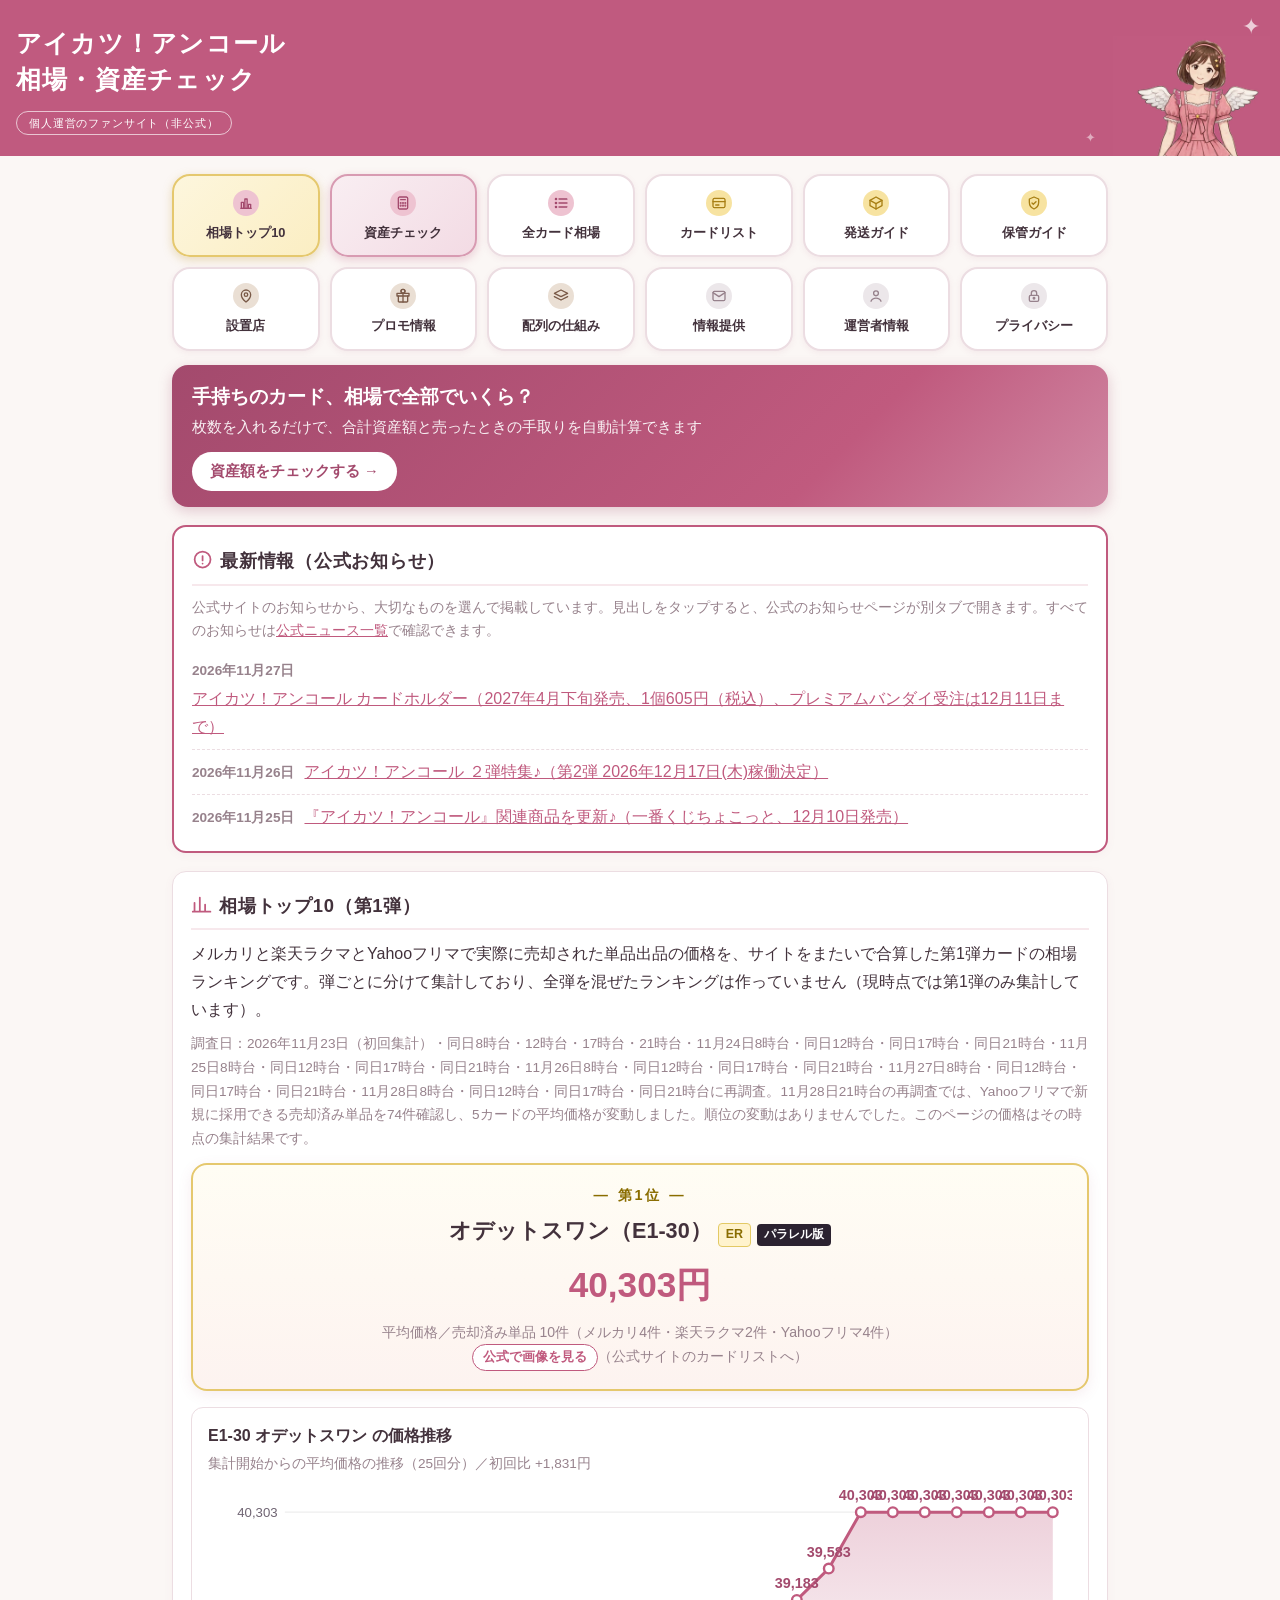
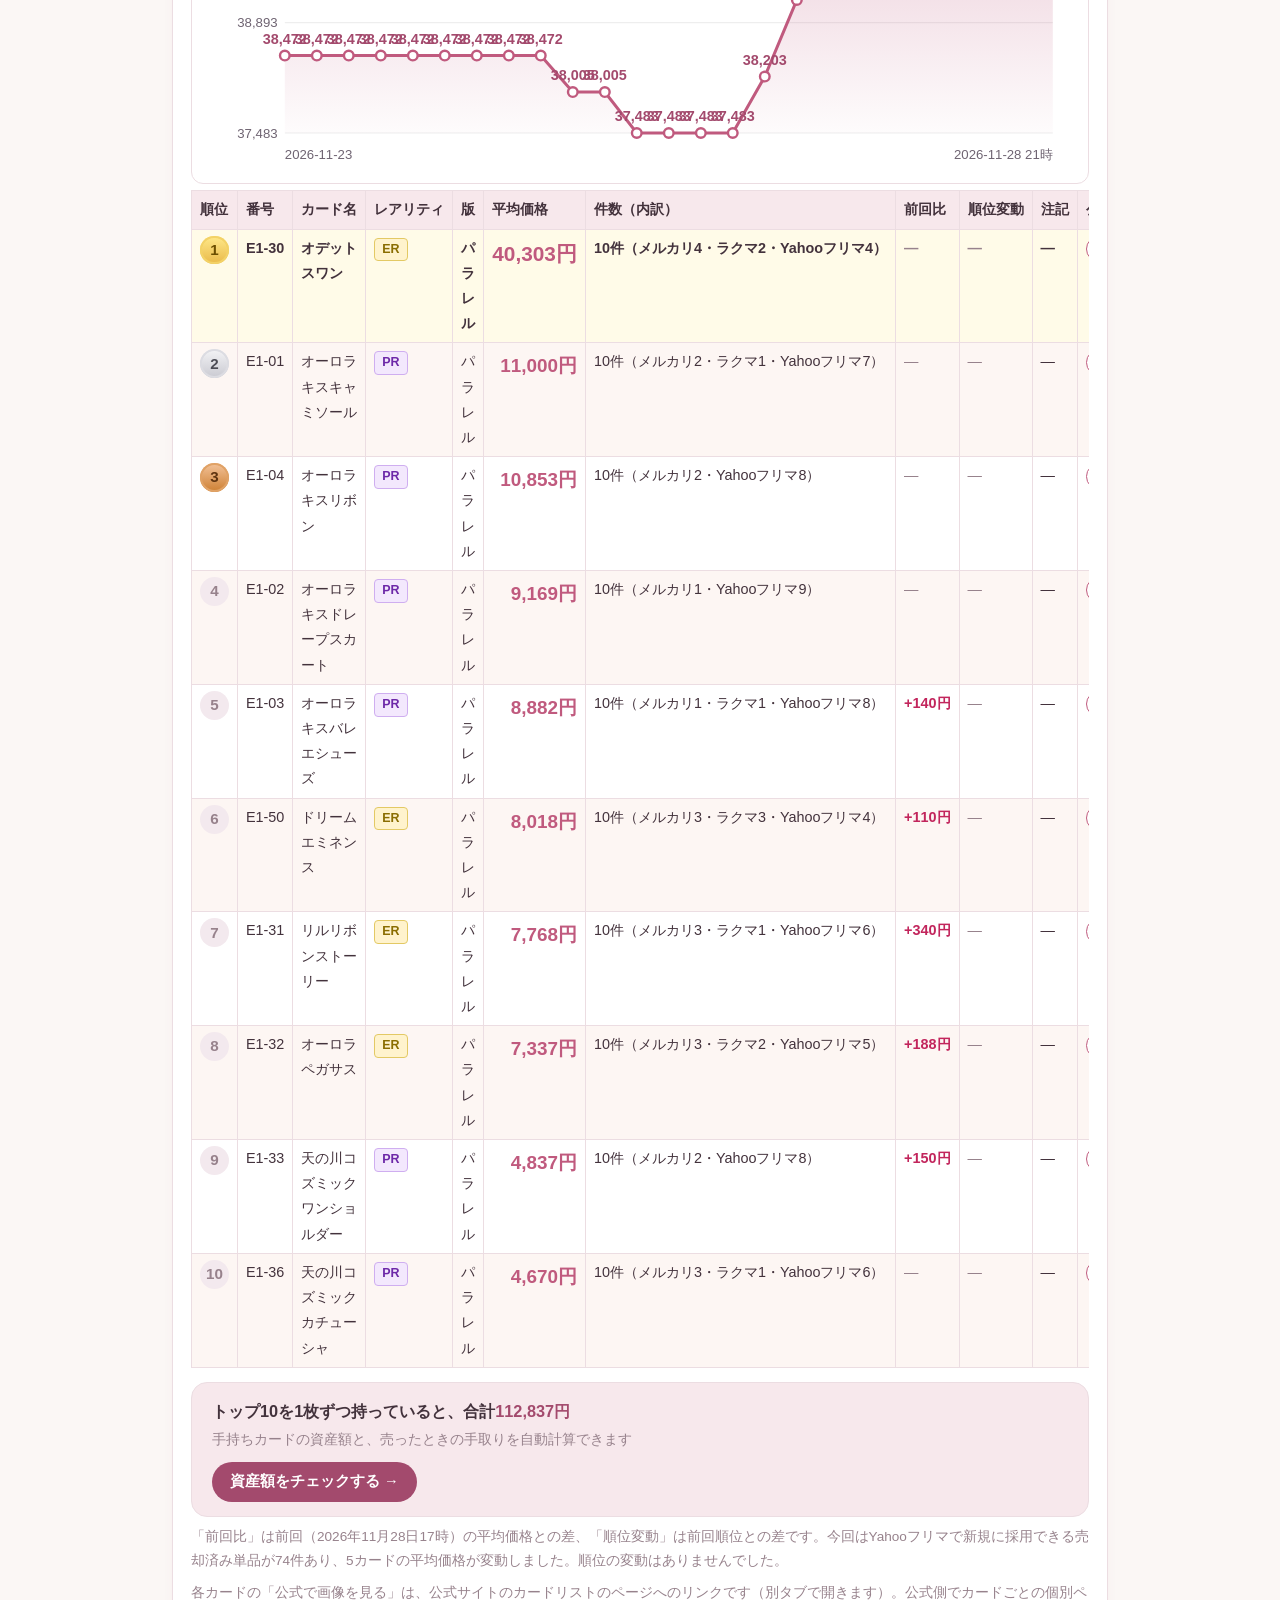
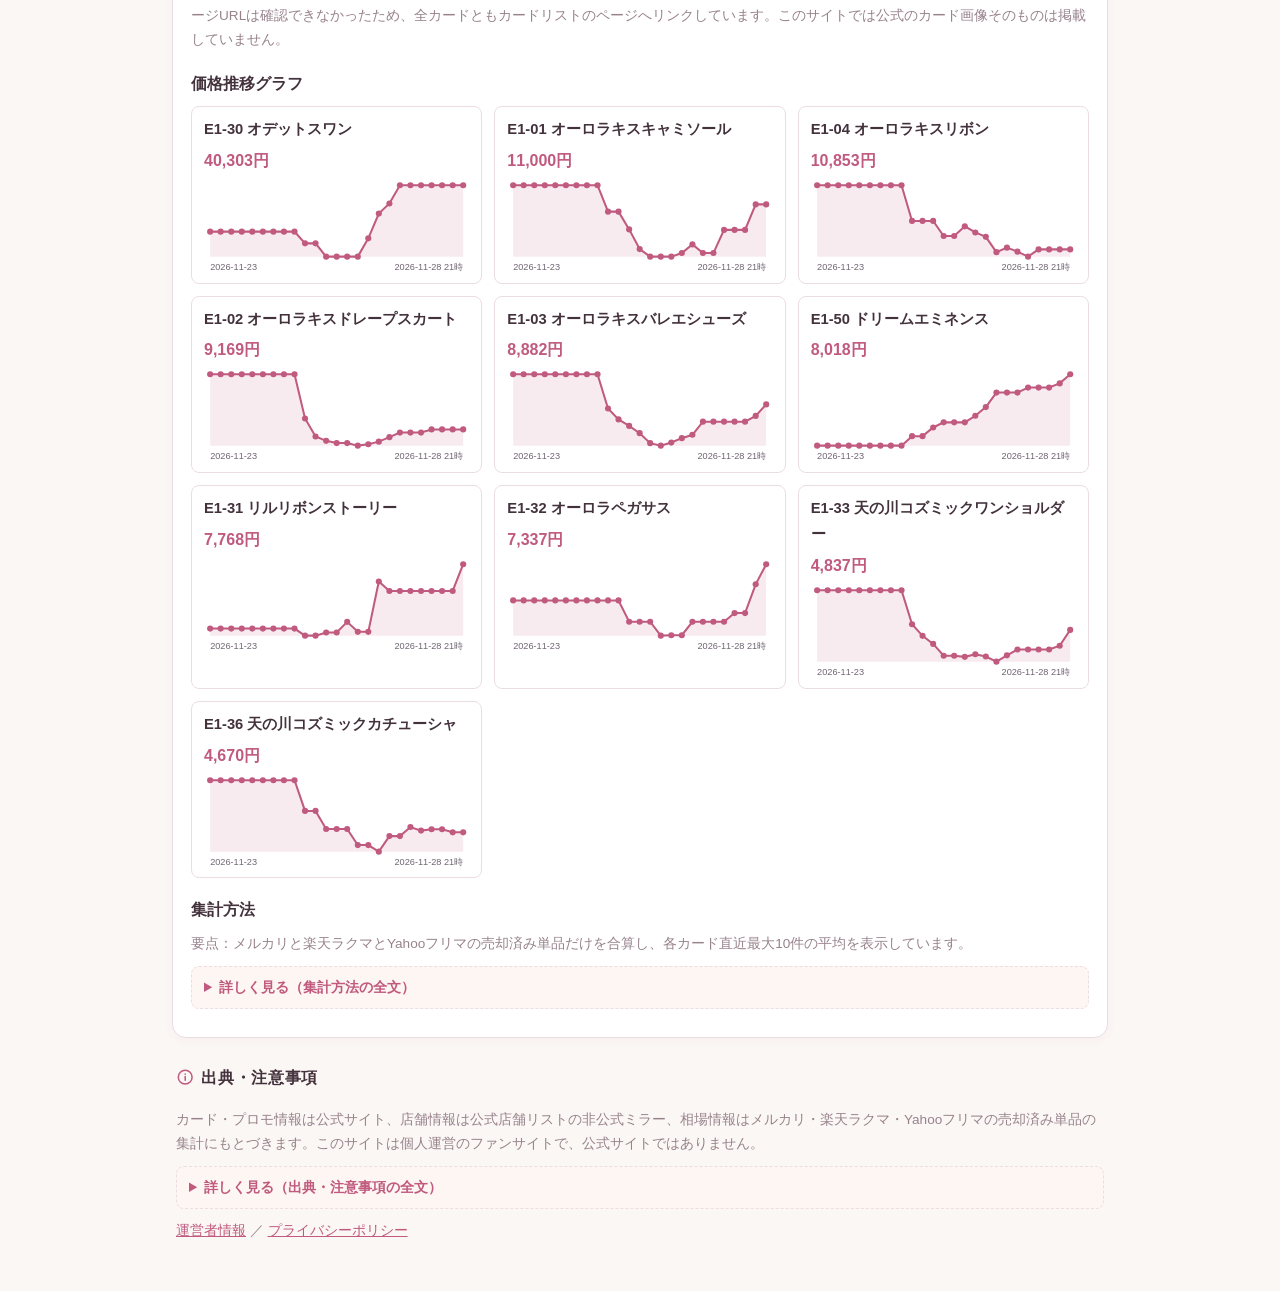
<file: index.html>
<!DOCTYPE html>
<html lang="ja">
<head>
<meta charset="utf-8">
<meta name="viewport" content="width=device-width, initial-scale=1">
<meta name="google-site-verification" content="AyN5dkWmkbN1MnU53P_ZfYj2m45uOhSuiCCSIgO4g4g">
<meta name="google-site-verification" content="yLkeKHxeBt0Oj07o7TB26adBtpHmwa530sNn6vhRm_8">
<title>アイカツ！アンコール 相場・資産チェック</title>
<meta name="description" content="データカードダス「アイカツ！アンコール」の相場（第1弾、メルカリ・楽天ラクマ・Yahooフリマ合算）、カードリスト、プロモ配布情報、全国の設置店をまとめた個人運営のファンサイトです。公式サイトではありません。">
<link rel="stylesheet" href="style.css">
<link rel="manifest" href="manifest.webmanifest">
<meta name="theme-color" content="#c05a7e">
<link rel="apple-touch-icon" href="icons/apple-touch-icon.png">
<meta name="mobile-web-app-capable" content="yes">
<meta name="apple-mobile-web-app-capable" content="yes">
<meta name="apple-mobile-web-app-status-bar-style" content="default">
<meta name="apple-mobile-web-app-title" content="アイカツ相場">

<meta property="og:type" content="website">
<meta property="og:site_name" content="アイカツ！アンコール 相場・資産チェック">
<meta property="og:title" content="アイカツ！アンコール 相場・資産チェック">
<meta property="og:description" content="データカードダス「アイカツ！アンコール」の相場（第1弾、メルカリ・楽天ラクマ・Yahooフリマ合算）、カードリスト、プロモ配布情報、全国の設置店をまとめた個人運営のファンサイトです。公式サイトではありません。">
<meta property="og:url" content="https://aikatsu-encore.com/">
<meta property="og:image" content="https://aikatsu-encore.com/og-image.png">
<meta name="twitter:card" content="summary_large_image">
<script async src="https://pagead2.googlesyndication.com/pagead/js/adsbygoogle.js?client=ca-pub-5454950688835908" crossorigin="anonymous"></script>
</head>
<body>
<header class="site-header has-mao">
  <h1>アイカツ！アンコール<br>相場・資産チェック</h1>
  <p class="site-tag">個人運営のファンサイト（非公式）</p>
<video class="mao-head" src="img/mao-loop-v4.mp4" poster="img/mao-loop-poster-v4.webp" autoplay muted loop playsinline aria-hidden="true" style="height:138px;width:auto;transform:translateY(18px)"></video>
</header>
<div class="wrap">

<nav class="tilenav" aria-label="メニュー">
  <a class="navtile feature" href="#prices"><svg viewBox="0 0 24 24" fill="none" stroke="currentColor" stroke-width="2" stroke-linecap="round" stroke-linejoin="round"><line x1="4" y1="20" x2="20" y2="20"/><rect x="5" y="11" width="3.4" height="9"/><rect x="10.3" y="6" width="3.4" height="14"/><rect x="15.6" y="14" width="3.4" height="6"/></svg>相場トップ10</a>
  <a class="navtile sub-feature" href="collection.html"><svg viewBox="0 0 24 24" fill="none" stroke="currentColor" stroke-width="2" stroke-linecap="round" stroke-linejoin="round"><rect x="5" y="3" width="14" height="18" rx="2"/><line x1="8.5" y1="7" x2="15.5" y2="7"/><circle cx="8.5" cy="12" r="0.6" fill="currentColor"/><circle cx="12" cy="12" r="0.6" fill="currentColor"/><circle cx="15.5" cy="12" r="0.6" fill="currentColor"/><circle cx="8.5" cy="16" r="0.6" fill="currentColor"/><circle cx="12" cy="16" r="0.6" fill="currentColor"/><circle cx="15.5" cy="16" r="0.6" fill="currentColor"/></svg>資産チェック</a>
  <a class="navtile chip-rose" href="allprices.html"><svg viewBox="0 0 24 24" fill="none" stroke="currentColor" stroke-width="2" stroke-linecap="round" stroke-linejoin="round"><line x1="9" y1="6" x2="21" y2="6"/><line x1="9" y1="12" x2="21" y2="12"/><line x1="9" y1="18" x2="21" y2="18"/><circle cx="4.5" cy="6" r="1" fill="currentColor"/><circle cx="4.5" cy="12" r="1" fill="currentColor"/><circle cx="4.5" cy="18" r="1" fill="currentColor"/></svg>全カード相場</a>
  <a class="navtile chip-gold" href="cards.html"><svg viewBox="0 0 24 24" fill="none" stroke="currentColor" stroke-width="2" stroke-linecap="round" stroke-linejoin="round"><rect x="3" y="5" width="18" height="14" rx="2"/><line x1="3" y1="10" x2="21" y2="10"/><line x1="7" y1="15" x2="12" y2="15"/></svg>カードリスト</a>
  <a class="navtile chip-gold" href="ship.html"><svg viewBox="0 0 24 24" fill="none" stroke="currentColor" stroke-width="2" stroke-linecap="round" stroke-linejoin="round"><path d="M21 8l-9-5-9 5v8l9 5 9-5z"/><path d="M3 8l9 5 9-5"/><path d="M12 13v8"/></svg>発送ガイド</a>
  <a class="navtile chip-gold" href="care.html"><svg viewBox="0 0 24 24" fill="none" stroke="currentColor" stroke-width="2" stroke-linecap="round" stroke-linejoin="round"><path d="M12 3l7 3v5c0 4.5-3 8.5-7 10-4-1.5-7-5.5-7-10V6z"/><path d="M9 12l2 2 4-4"/></svg>保管ガイド</a>
  <a class="navtile chip-brown" href="stores.html"><svg viewBox="0 0 24 24" fill="none" stroke="currentColor" stroke-width="2" stroke-linecap="round" stroke-linejoin="round"><path d="M12 21s-7-5.5-7-11a7 7 0 0 1 14 0c0 5.5-7 11-7 11z"/><circle cx="12" cy="10" r="2.6"/></svg>設置店</a>
  <a class="navtile chip-brown" href="promo.html"><svg viewBox="0 0 24 24" fill="none" stroke="currentColor" stroke-width="2" stroke-linecap="round" stroke-linejoin="round"><rect x="3" y="8" width="18" height="4"/><path d="M5 12v9h14v-9"/><path d="M12 8v13"/><path d="M12 8a3 3 0 1 1 3-3c0 2-3 3-3 3z"/><path d="M12 8a3 3 0 1 0-3-3c0 2 3 3 3 3z"/></svg>プロモ情報</a>
  <a class="navtile chip-brown" href="system.html"><svg viewBox="0 0 24 24" fill="none" stroke="currentColor" stroke-width="2" stroke-linecap="round" stroke-linejoin="round"><polygon points="12 3 22 8 12 13 2 8"/><polyline points="2 13 12 18 22 13"/></svg>配列の仕組み</a>
  <a class="navtile chip-gray" href="about.html#contribute"><svg viewBox="0 0 24 24" fill="none" stroke="currentColor" stroke-width="2" stroke-linecap="round" stroke-linejoin="round"><rect x="3" y="5" width="18" height="14" rx="2"/><polyline points="3 7 12 13 21 7"/></svg>情報提供</a>
  <a class="navtile chip-gray" href="about.html"><svg viewBox="0 0 24 24" fill="none" stroke="currentColor" stroke-width="2" stroke-linecap="round" stroke-linejoin="round"><circle cx="12" cy="8" r="3.6"/><path d="M4.5 20c1.2-3.2 4-4.8 7.5-4.8s6.3 1.6 7.5 4.8"/></svg>運営者情報</a>
  <a class="navtile chip-gray" href="privacy.html"><svg viewBox="0 0 24 24" fill="none" stroke="currentColor" stroke-width="2" stroke-linecap="round" stroke-linejoin="round"><rect x="5" y="11" width="14" height="9" rx="2"/><path d="M8 11V8a4 4 0 0 1 8 0v3"/><circle cx="12" cy="15.5" r="1.2" fill="currentColor"/></svg>プライバシー</a>
</nav>

<a class="asset-banner" href="collection.html">
  <span class="ab-title" style="white-space:nowrap;font-size:clamp(.88rem,4.3vw,1.18rem)">手持ちのカード、相場で全部でいくら？</span>
  <span class="ab-text">枚数を入れるだけで、合計資産額と売ったときの手取りを自動計算できます</span>
  <span class="ab-btn">資産額をチェックする →</span>
</a>

<section id="news" class="news-section">
  <h2><svg class="h2-icon" viewBox="0 0 24 24" fill="none" stroke="currentColor" stroke-width="2" stroke-linecap="round" aria-hidden="true"><circle cx="12" cy="12" r="9"/><path d="M12 8v5M12 16.5h.01"/></svg>最新情報（公式お知らせ）</h2>
  <p class="note">公式サイトのお知らせから、大切なものを選んで掲載しています。見出しをタップすると、公式のお知らせページが別タブで開きます。すべてのお知らせは<a href="https://dcd.aikatsu.com/encore/news/" target="_blank" rel="noopener">公式ニュース一覧</a>で確認できます。</p>
  <ul class="news-list">
    <li><span class="news-date">2026年11月27日</span><a href="https://dcd.aikatsu.com/encore/news/017.php" target="_blank" rel="noopener">アイカツ！アンコール カードホルダー（2027年4月下旬発売、1個605円（税込）、プレミアムバンダイ受注は12月11日まで）</a></li>
    <li><span class="news-date">2026年11月26日</span><a href="https://dcd.aikatsu.com/encore/news/011.php" target="_blank" rel="noopener">アイカツ！アンコール ２弾特集♪（第2弾 2026年12月17日(木)稼働決定）</a></li>
    <li><span class="news-date">2026年11月25日</span><a href="https://dcd.aikatsu.com/encore/news/007.php" target="_blank" rel="noopener">『アイカツ！アンコール』関連商品を更新♪（一番くじちょこっと、12月10日発売）</a></li>
  </ul>
</section>

<section id="prices">
  <h2><svg class="h2-icon" viewBox="0 0 24 24" fill="none" stroke="currentColor" stroke-width="2" stroke-linecap="round" aria-hidden="true"><path d="M4 20V10M10 20V4M16 20v-8M22 20H2"/></svg>相場トップ10（第1弾）</h2>
  <p>メルカリと楽天ラクマとYahooフリマで実際に売却された単品出品の価格を、サイトをまたいで合算した第1弾カードの相場ランキングです。弾ごとに分けて集計しており、全弾を混ぜたランキングは作っていません（現時点では第1弾のみ集計しています）。</p>
  <p class="note">調査日：2026年11月23日（初回集計）・同日8時台・12時台・17時台・21時台・11月24日8時台・同日12時台・同日17時台・同日21時台・11月25日8時台・同日12時台・同日17時台・同日21時台・11月26日8時台・同日12時台・同日17時台・同日21時台・11月27日8時台・同日12時台・同日17時台・同日21時台・11月28日8時台・同日12時台・同日17時台・同日21時台に再調査。11月28日21時台の再調査では、Yahooフリマで新規に採用できる売却済み単品を74件確認し、5カードの平均価格が変動しました。順位の変動はありませんでした。このページの価格はその時点の集計結果です。</p>

  <div class="feature-card">
    <div class="feature-rank">― 第1位 ―</div>
    <div class="feature-name">オデットスワン（E1-30） <span class="rarity rarity-er">ER</span> <span class="version-badge">パラレル版</span></div>
    <div class="feature-price">40,303円</div>
    <div class="feature-meta">平均価格／売却済み単品 10件（メルカリ4件・楽天ラクマ2件・Yahooフリマ4件）</div>
    <div class="feature-meta"><a class="official-link" href="https://dcd.aikatsu.com/encore/cardlist/" target="_blank" rel="noopener">公式で画像を見る</a>（公式サイトのカードリストへ）</div>
  </div>

  <div class="table-scroll">
  <table>
    <thead><tr><th>順位</th><th>番号</th><th>カード名</th><th>レアリティ</th><th>版</th><th>平均価格</th><th>件数（内訳）</th><th>前回比</th><th>順位変動</th><th>注記</th><th>公式リンク</th></tr></thead>
    <tbody>
<tr class="rank1"><td class="num"><span class="rank-badge rank-badge-1">1</span></td><td class="num">E1-30</td><td>オデットスワン</td><td><span class="rarity rarity-er">ER</span></td><td>パラレル</td><td class="price">40,303円</td><td class="num">10件（メルカリ4・ラクマ2・Yahooフリマ4）</td><td class="change-none">―</td><td class="change-none">―</td><td>―</td><td><a class="official-link" href="https://dcd.aikatsu.com/encore/cardlist/" target="_blank" rel="noopener">公式で画像を見る</a></td></tr>
<tr><td class="num"><span class="rank-badge rank-badge-2">2</span></td><td class="num">E1-01</td><td>オーロラキスキャミソール</td><td><span class="rarity rarity-pr">PR</span></td><td>パラレル</td><td class="price">11,000円</td><td class="num">10件（メルカリ2・ラクマ1・Yahooフリマ7）</td><td class="change-none">―</td><td class="change-none">―</td><td>―</td><td><a class="official-link" href="https://dcd.aikatsu.com/encore/cardlist/" target="_blank" rel="noopener">公式で画像を見る</a></td></tr>
<tr><td class="num"><span class="rank-badge rank-badge-3">3</span></td><td class="num">E1-04</td><td>オーロラキスリボン</td><td><span class="rarity rarity-pr">PR</span></td><td>パラレル</td><td class="price">10,853円</td><td class="num">10件（メルカリ2・Yahooフリマ8）</td><td class="change-none">―</td><td class="change-none">―</td><td>―</td><td><a class="official-link" href="https://dcd.aikatsu.com/encore/cardlist/" target="_blank" rel="noopener">公式で画像を見る</a></td></tr>
<tr><td class="num"><span class="rank-badge">4</span></td><td class="num">E1-02</td><td>オーロラキスドレープスカート</td><td><span class="rarity rarity-pr">PR</span></td><td>パラレル</td><td class="price">9,169円</td><td class="num">10件（メルカリ1・Yahooフリマ9）</td><td class="change-none">―</td><td class="change-none">―</td><td>―</td><td><a class="official-link" href="https://dcd.aikatsu.com/encore/cardlist/" target="_blank" rel="noopener">公式で画像を見る</a></td></tr>
<tr><td class="num"><span class="rank-badge">5</span></td><td class="num">E1-03</td><td>オーロラキスバレエシューズ</td><td><span class="rarity rarity-pr">PR</span></td><td>パラレル</td><td class="price">8,882円</td><td class="num">10件（メルカリ1・ラクマ1・Yahooフリマ8）</td><td class="change-up">+140円</td><td class="change-none">―</td><td>―</td><td><a class="official-link" href="https://dcd.aikatsu.com/encore/cardlist/" target="_blank" rel="noopener">公式で画像を見る</a></td></tr>
<tr><td class="num"><span class="rank-badge">6</span></td><td class="num">E1-50</td><td>ドリームエミネンス</td><td><span class="rarity rarity-er">ER</span></td><td>パラレル</td><td class="price">8,018円</td><td class="num">10件（メルカリ3・ラクマ3・Yahooフリマ4）</td><td class="change-up">+110円</td><td class="change-none">―</td><td>―</td><td><a class="official-link" href="https://dcd.aikatsu.com/encore/cardlist/" target="_blank" rel="noopener">公式で画像を見る</a></td></tr>
<tr><td class="num"><span class="rank-badge">7</span></td><td class="num">E1-31</td><td>リルリボンストーリー</td><td><span class="rarity rarity-er">ER</span></td><td>パラレル</td><td class="price">7,768円</td><td class="num">10件（メルカリ3・ラクマ1・Yahooフリマ6）</td><td class="change-up">+340円</td><td class="change-none">―</td><td>―</td><td><a class="official-link" href="https://dcd.aikatsu.com/encore/cardlist/" target="_blank" rel="noopener">公式で画像を見る</a></td></tr>
<tr><td class="num"><span class="rank-badge">8</span></td><td class="num">E1-32</td><td>オーロラペガサス</td><td><span class="rarity rarity-er">ER</span></td><td>パラレル</td><td class="price">7,337円</td><td class="num">10件（メルカリ3・ラクマ2・Yahooフリマ5）</td><td class="change-up">+188円</td><td class="change-none">―</td><td>―</td><td><a class="official-link" href="https://dcd.aikatsu.com/encore/cardlist/" target="_blank" rel="noopener">公式で画像を見る</a></td></tr>
<tr><td class="num"><span class="rank-badge">9</span></td><td class="num">E1-33</td><td>天の川コズミックワンショルダー</td><td><span class="rarity rarity-pr">PR</span></td><td>パラレル</td><td class="price">4,837円</td><td class="num">10件（メルカリ2・Yahooフリマ8）</td><td class="change-up">+150円</td><td class="change-none">―</td><td>―</td><td><a class="official-link" href="https://dcd.aikatsu.com/encore/cardlist/" target="_blank" rel="noopener">公式で画像を見る</a></td></tr>
<tr><td class="num"><span class="rank-badge">10</span></td><td class="num">E1-36</td><td>天の川コズミックカチューシャ</td><td><span class="rarity rarity-pr">PR</span></td><td>パラレル</td><td class="price">4,670円</td><td class="num">10件（メルカリ3・ラクマ1・Yahooフリマ6）</td><td class="change-none">―</td><td class="change-none">―</td><td>―</td><td><a class="official-link" href="https://dcd.aikatsu.com/encore/cardlist/" target="_blank" rel="noopener">公式で画像を見る</a></td></tr>
    </tbody>
  </table>
  </div>
<a class="top10-total" id="top10-total" href="collection.html">
  <span class="tt-title">トップ10を1枚ずつ持っていると、合計<strong id="top10-total-amount">112,837円</strong></span>
  <span class="tt-text">手持ちカードの資産額と、売ったときの手取りを自動計算できます</span>
  <span class="tt-btn">資産額をチェックする →</span>
</a>
  <p class="note">「前回比」は前回（2026年11月28日17時）の平均価格との差、「順位変動」は前回順位との差です。今回はYahooフリマで新規に採用できる売却済み単品が74件あり、5カードの平均価格が変動しました。順位の変動はありませんでした。</p>
  <p class="note">各カードの「公式で画像を見る」は、公式サイトのカードリストのページへのリンクです（別タブで開きます）。公式側でカードごとの個別ページURLは確認できなかったため、全カードともカードリストのページへリンクしています。このサイトでは公式のカード画像そのものは掲載していません。</p>

  <h3>価格推移グラフ</h3>
  <div id="price-charts">
    <div class="chart-accumulating">価格推移グラフは、調査日ごとの平均価格が2回分以上たまってから表示します。現在は2026年11月23日分のデータが5回分（初回・8時・12時・17時・21時再調査）と11月24日8時・12時・17時・21時再調査、11月25日8時台・12時台・17時台・21時台再調査、11月26日8時台・12時台・17時台・21時台再調査、11月27日8時台・12時台・17時台・21時台再調査、11月28日8時台・12時台・17時台・21時台再調査の計25回分あるため、トップ10のカードごとに推移グラフを表示しています。</div>
    <div class="chart-grid" id="chart-grid"></div>
  </div>

  <h3>集計方法</h3>
  <p class="note">要点：メルカリと楽天ラクマとYahooフリマの売却済み単品だけを合算し、各カード直近最大10件の平均を表示しています。</p>
  <details class="more"><summary>詳しく見る（集計方法の全文）</summary><ul class="plain">
    <li>対象サイトは<strong>メルカリ</strong>と<strong>楽天ラクマ</strong>と<strong>Yahooフリマ</strong>です。各サイトで売却済みの単品出品だけを集め、サイトをまたいで合算しています。Yahooフリマは2026年11月25日8時台の再調査から集計対象に加えました（「売り切れ」絞り込みで検索し、個別ページで価格・購入日時・「枚数」1枚を確認したものだけを採用しています）。</li>
    <li>ヤフオクも調査対象にしましたが、今回の調査方法では売却済み単品の価格を確認できなかったため、集計には含めていません（確認できなかったものを推測で補うことはしません）。</li>
    <li>セット・まとめ売りと、販売中の出品は除いています。通常版とパラレル版は分けて集計しています。</li>
    <li>各カードについて直近の最大10件を集計し、その平均価格を表示しています。</li>
    <li>実績が1件でもあれば掲載します。ただし件数が1〜2件のカードは「実績が少ないため参考値」と注記しています。</li>
    <li>この表はすべて<strong>パラレル版</strong>の実績です。通常版・プロモカードで最も高かったのはオーロラキスキャミソール通常版（平均2,400円／1件）で、トップ10には入っていません。</li>
    <li>「前回比」は前回調査の平均価格との差、「順位変動」は前回調査の順位との差です。過去の集計結果は履歴として保持し、更新のたびに比べます。</li>
    <li>以前掲載していたトップ10（メルカリのみの集計）は、集計方法が異なるため今回の結果とは比較対象にしていません。前回比・順位変動は、今回の複数サイト合算集計を初回として、次回以降の同じ方法の集計とだけ比べます。</li>
    <li>価格はあくまで目安です。実際の売買価格を保証するものではありません。</li>
  </ul></details>
</section>


<footer class="site-footer">
  <h2><svg class="h2-icon" viewBox="0 0 24 24" fill="none" stroke="currentColor" stroke-width="2" stroke-linecap="round" aria-hidden="true"><circle cx="12" cy="12" r="9"/><path d="M12 11v5M12 8h.01"/></svg>出典・注意事項</h2>
  <p class="note">カード・プロモ情報は公式サイト、店舗情報は公式店舗リストの非公式ミラー、相場情報はメルカリ・楽天ラクマ・Yahooフリマの売却済み単品の集計にもとづきます。このサイトは個人運営のファンサイトで、公式サイトではありません。</p>
  <details class="more"><summary>詳しく見る（出典・注意事項の全文）</summary><ul class="plain">
    <li>カード情報・プロモ情報：データカードダス「アイカツ！アンコール」公式サイト（カードリスト／お知らせ）https://dcd.aikatsu.com/encore/ （確認日：2026年11月23日）</li>
    <li>店舗情報：公式店舗リストの内容を都道府県別に再掲した非公式ミラー「アイカツアンコール研究所」（card-search.com、公式サイトから取得：2026年11月23日 01:05 と明記）から2026年11月23日に取得。一部（島根県3店・和歌山県3店・愛知県一宮市5店・東京都江戸川区5店・大田区5店）は公式「はじめようキャンペーン実施店舗一覧」PDF（2026年10月13日時点）で補完。掲載1,396店（出典の掲載数1,398店のうち店名・住所を確認できた分）。</li>
    <li>相場情報：メルカリと楽天ラクマとYahooフリマの売却済み単品出品を合算した集計（調査日：2026年11月28日21時台）。ヤフオクは売却済み単品の価格を確認できなかったため集計に含めていません。集計方法は「相場トップ10（第1弾）」の欄に記載しています。</li>
    <li>各カードの「公式で画像を見る」リンクは、公式サイトのカードリスト（https://dcd.aikatsu.com/encore/cardlist/）へのリンクです。このサイトでは公式のカード画像そのものは掲載していません。</li>
    <li>このサイトは個人運営のファンサイトです。公式サイトではありません。</li>
    <li>価格は目安であり、実際の売買価格や入手可能性を保証するものではありません。</li>
    <li>掲載情報は確認日時点のものです。最新の情報は公式サイトでご確認ください。</li>
  </ul></details>
  <p><a href="about.html">運営者情報</a> ／ <a href="privacy.html">プライバシーポリシー</a></p>
</footer>

</div>
<script>
// 価格推移データ（調査日ごとのトップ10平均価格）。
// 更新時は prices-multi.md の「集計履歴」へ追記すると同時に、ここへも1行追加すること。
var PRICE_HISTORY = [
  { date: '2026-11-23', prices: { 'E1-30 オデットスワン': 38472, 'E1-04 オーロラキスリボン': 12277, 'E1-01 オーロラキスキャミソール': 11266, 'E1-02 オーロラキスドレープスカート': 11100, 'E1-03 オーロラキスバレエシューズ': 9250, 'E1-50 ドリームエミネンス': 7163, 'E1-32 オーロラペガサス': 6998, 'E1-31 リルリボンストーリー': 6950, 'E1-33 天の川コズミックワンショルダー': 5212, 'E1-36 天の川コズミックカチューシャ': 5013 } },
  { date: '2026-11-23 08時', prices: { 'E1-30 オデットスワン': 38472, 'E1-04 オーロラキスリボン': 12277, 'E1-01 オーロラキスキャミソール': 11266, 'E1-02 オーロラキスドレープスカート': 11100, 'E1-03 オーロラキスバレエシューズ': 9250, 'E1-50 ドリームエミネンス': 7163, 'E1-32 オーロラペガサス': 6998, 'E1-31 リルリボンストーリー': 6950, 'E1-33 天の川コズミックワンショルダー': 5212, 'E1-36 天の川コズミックカチューシャ': 5013 } },
  { date: '2026-11-23 12時', prices: { 'E1-30 オデットスワン': 38472, 'E1-04 オーロラキスリボン': 12277, 'E1-01 オーロラキスキャミソール': 11266, 'E1-02 オーロラキスドレープスカート': 11100, 'E1-03 オーロラキスバレエシューズ': 9250, 'E1-50 ドリームエミネンス': 7163, 'E1-32 オーロラペガサス': 6998, 'E1-31 リルリボンストーリー': 6950, 'E1-33 天の川コズミックワンショルダー': 5212, 'E1-36 天の川コズミックカチューシャ': 5013 } },
  { date: '2026-11-23 17時', prices: { 'E1-30 オデットスワン': 38472, 'E1-04 オーロラキスリボン': 12277, 'E1-01 オーロラキスキャミソール': 11266, 'E1-02 オーロラキスドレープスカート': 11100, 'E1-03 オーロラキスバレエシューズ': 9250, 'E1-50 ドリームエミネンス': 7163, 'E1-32 オーロラペガサス': 6998, 'E1-31 リルリボンストーリー': 6950, 'E1-33 天の川コズミックワンショルダー': 5212, 'E1-36 天の川コズミックカチューシャ': 5013 } },
  { date: '2026-11-23 21時', prices: { 'E1-30 オデットスワン': 38472, 'E1-04 オーロラキスリボン': 12277, 'E1-01 オーロラキスキャミソール': 11266, 'E1-02 オーロラキスドレープスカート': 11100, 'E1-03 オーロラキスバレエシューズ': 9250, 'E1-50 ドリームエミネンス': 7163, 'E1-32 オーロラペガサス': 6998, 'E1-31 リルリボンストーリー': 6950, 'E1-33 天の川コズミックワンショルダー': 5212, 'E1-36 天の川コズミックカチューシャ': 5013 } },
  { date: '2026-11-24 08時', prices: { 'E1-30 オデットスワン': 38472, 'E1-04 オーロラキスリボン': 12277, 'E1-01 オーロラキスキャミソール': 11266, 'E1-02 オーロラキスドレープスカート': 11100, 'E1-03 オーロラキスバレエシューズ': 9250, 'E1-50 ドリームエミネンス': 7163, 'E1-32 オーロラペガサス': 6998, 'E1-31 リルリボンストーリー': 6950, 'E1-33 天の川コズミックワンショルダー': 5212, 'E1-36 天の川コズミックカチューシャ': 5013 } },
  { date: '2026-11-24 12時', prices: { 'E1-30 オデットスワン': 38472, 'E1-04 オーロラキスリボン': 12277, 'E1-01 オーロラキスキャミソール': 11266, 'E1-02 オーロラキスドレープスカート': 11100, 'E1-03 オーロラキスバレエシューズ': 9250, 'E1-50 ドリームエミネンス': 7163, 'E1-32 オーロラペガサス': 6998, 'E1-31 リルリボンストーリー': 6950, 'E1-33 天の川コズミックワンショルダー': 5212, 'E1-36 天の川コズミックカチューシャ': 5013 } },
  { date: '2026-11-24 17時', prices: { 'E1-30 オデットスワン': 38472, 'E1-04 オーロラキスリボン': 12277, 'E1-01 オーロラキスキャミソール': 11266, 'E1-02 オーロラキスドレープスカート': 11100, 'E1-03 オーロラキスバレエシューズ': 9250, 'E1-50 ドリームエミネンス': 7163, 'E1-32 オーロラペガサス': 6998, 'E1-31 リルリボンストーリー': 6950, 'E1-33 天の川コズミックワンショルダー': 5212, 'E1-36 天の川コズミックカチューシャ': 5013 } },
  { date: '2026-11-24 21時', prices: { 'E1-30 オデットスワン': 38472, 'E1-04 オーロラキスリボン': 12277, 'E1-01 オーロラキスキャミソール': 11266, 'E1-02 オーロラキスドレープスカート': 11100, 'E1-03 オーロラキスバレエシューズ': 9250, 'E1-50 ドリームエミネンス': 7163, 'E1-32 オーロラペガサス': 6998, 'E1-31 リルリボンストーリー': 6950, 'E1-33 天の川コズミックワンショルダー': 5212, 'E1-36 天の川コズミックカチューシャ': 5013 } },
  { date: '2026-11-25 08時', prices: { 'E1-30 オデットスワン': 38005, 'E1-04 オーロラキスリボン': 11485, 'E1-01 オーロラキスキャミソール': 10900, 'E1-02 オーロラキスドレープスカート': 9550, 'E1-03 オーロラキスバレエシューズ': 8833, 'E1-50 ドリームエミネンス': 7277, 'E1-32 オーロラペガサス': 6998, 'E1-31 リルリボンストーリー': 6860, 'E1-33 天の川コズミックワンショルダー': 4891, 'E1-36 天の川コズミックカチューシャ': 4811 } },
  { date: '2026-11-25 12時', prices: { 'E1-30 オデットスワン': 38005, 'E1-04 オーロラキスリボン': 11485, 'E1-01 オーロラキスキャミソール': 10900, 'E1-02 オーロラキスドレープスカート': 8920, 'E1-03 オーロラキスバレエシューズ': 8700, 'E1-50 ドリームエミネンス': 7277, 'E1-32 オーロラペガサス': 6998, 'E1-31 リルリボンストーリー': 6860, 'E1-33 天の川コズミックワンショルダー': 4781, 'E1-36 天の川コズミックカチューシャ': 4811 } },
  { date: '2026-11-25 17時', prices: { 'E1-30 オデットスワン': 37483, 'E1-04 オーロラキスリボン': 11485, 'E1-01 オーロラキスキャミソール': 10653, 'E1-02 オーロラキスドレープスカート': 8768, 'E1-03 オーロラキスバレエシューズ': 8620, 'E1-50 ドリームエミネンス': 7381, 'E1-32 オーロラペガサス': 6798, 'E1-31 リルリボンストーリー': 6900, 'E1-33 天の川コズミックワンショルダー': 4705, 'E1-36 天の川コズミックカチューシャ': 4692 } },
  { date: '2026-11-25 21時', prices: { 'E1-30 オデットスワン': 37483, 'E1-04 オーロラキスリボン': 11151, 'E1-01 オーロラキスキャミソール': 10380, 'E1-02 オーロラキスドレープスカート': 8691, 'E1-03 オーロラキスバレエシューズ': 8532, 'E1-50 ドリームエミネンス': 7441, 'E1-32 オーロラペガサス': 6798, 'E1-31 リルリボンストーリー': 6900, 'E1-36 天の川コズミックカチューシャ': 4692, 'E1-33 天の川コズミックワンショルダー': 4593 } },
  { date: '2026-11-26 08時', prices: { 'E1-30 オデットスワン': 37483, 'E1-04 オーロラキスリボン': 11151, 'E1-01 オーロラキスキャミソール': 10276, 'E1-02 オーロラキスドレープスカート': 8691, 'E1-03 オーロラキスバレエシューズ': 8410, 'E1-50 ドリームエミネンス': 7441, 'E1-32 オーロラペガサス': 6798, 'E1-31 リルリボンストーリー': 7035, 'E1-36 天の川コズミックカチューシャ': 4692, 'E1-33 天の川コズミックワンショルダー': 4593 } },
  { date: '2026-11-26 12時', prices: { 'E1-30 オデットスワン': 37483, 'E1-04 オーロラキスリボン': 11365, 'E1-01 オーロラキスキャミソール': 10276, 'E1-02 オーロラキスドレープスカート': 8601, 'E1-03 オーロラキスバレエシューズ': 8380, 'E1-50 ドリームエミネンス': 7441, 'E1-32 オーロラペガサス': 6668, 'E1-31 リルリボンストーリー': 6908, 'E1-36 天の川コズミックカチューシャ': 4586, 'E1-33 天の川コズミックワンショルダー': 4582 } },
  { date: '2026-11-26 17時', prices: { 'E1-30 オデットスワン': 38203, 'E1-04 オーロラキスリボン': 11229, 'E1-01 オーロラキスキャミソール': 10276, 'E1-02 オーロラキスドレープスカート': 8651, 'E1-03 オーロラキスバレエシューズ': 8417, 'E1-50 ドリームエミネンス': 7521, 'E1-32 オーロラペガサス': 6672, 'E1-31 リルリボンストーリー': 6908, 'E1-33 天の川コズミックワンショルダー': 4606, 'E1-36 天の川コズミックカチューシャ': 4586 } },
  { date: '2026-11-26 21時', prices: { 'E1-30 オデットスワン': 39183, 'E1-04 オーロラキスリボン': 11133, 'E1-01 オーロラキスキャミソール': 10326, 'E1-02 オーロラキスドレープスカート': 8741, 'E1-03 オーロラキスバレエシューズ': 8471, 'E1-50 ドリームエミネンス': 7625, 'E1-32 オーロラペガサス': 6672, 'E1-31 リルリボンストーリー': 7548, 'E1-33 天の川コズミックワンショルダー': 4585, 'E1-36 天の川コズミックカチューシャ': 4543 } },
  { date: '2026-11-27 08時', prices: { 'E1-30 オデットスワン': 39583, 'E1-04 オーロラキスリボン': 10793, 'E1-01 オーロラキスキャミソール': 10446, 'E1-02 オーロラキスドレープスカート': 8899, 'E1-03 オーロラキスバレエシューズ': 8512, 'E1-50 ドリームエミネンス': 7798, 'E1-32 オーロラペガサス': 6798, 'E1-31 リルリボンストーリー': 7428, 'E1-36 天の川コズミックカチューシャ': 4645, 'E1-33 天の川コズミックワンショルダー': 4537 } },
  { date: '2026-11-27 12時', prices: { 'E1-30 オデットスワン': 40303, 'E1-04 オーロラキスリボン': 10893, 'E1-01 オーロラキスキャミソール': 10326, 'E1-02 オーロラキスドレープスカート': 9059, 'E1-03 オーロラキスバレエシューズ': 8672, 'E1-50 ドリームエミネンス': 7798, 'E1-32 オーロラペガサス': 6798, 'E1-31 リルリボンストーリー': 7428, 'E1-36 天の川コズミックカチューシャ': 4645, 'E1-33 天の川コズミックワンショルダー': 4597 } },
  { date: '2026-11-27 17時', prices: { 'E1-30 オデットスワン': 40303, 'E1-04 オーロラキスリボン': 10803, 'E1-01 オーロラキスキャミソール': 10326, 'E1-02 オーロラキスドレープスカート': 9059, 'E1-03 オーロラキスバレエシューズ': 8672, 'E1-50 ドリームエミネンス': 7798, 'E1-32 オーロラペガサス': 6798, 'E1-31 リルリボンストーリー': 7428, 'E1-36 天の川コズミックカチューシャ': 4705, 'E1-33 天の川コズミックワンショルダー': 4652 } },
  { date: '2026-11-27 21時', prices: { 'E1-30 オデットスワン': 40303, 'E1-04 オーロラキスリボン': 10693, 'E1-01 オーロラキスキャミソール': 10646, 'E1-02 オーロラキスドレープスカート': 9059, 'E1-03 オーロラキスバレエシューズ': 8672, 'E1-50 ドリームエミネンス': 7858, 'E1-32 オーロラペガサス': 6798, 'E1-31 リルリボンストーリー': 7428, 'E1-36 天の川コズミックカチューシャ': 4681, 'E1-33 天の川コズミックワンショルダー': 4652 } },
  { date: '2026-11-28 08時', prices: { 'E1-30 オデットスワン': 40303, 'E1-04 オーロラキスリボン': 10853, 'E1-01 オーロラキスキャミソール': 10646, 'E1-02 オーロラキスドレープスカート': 9169, 'E1-03 オーロラキスバレエシューズ': 8672, 'E1-50 ドリームエミネンス': 7858, 'E1-32 オーロラペガサス': 6879, 'E1-31 リルリボンストーリー': 7428, 'E1-36 天の川コズミックカチューシャ': 4690, 'E1-33 天の川コズミックワンショルダー': 4652 } },
  { date: '2026-11-28 12時', prices: { 'E1-30 オデットスワン': 40303, 'E1-04 オーロラキスリボン': 10853, 'E1-01 オーロラキスキャミソール': 10646, 'E1-02 オーロラキスドレープスカート': 9169, 'E1-03 オーロラキスバレエシューズ': 8672, 'E1-50 ドリームエミネンス': 7858, 'E1-32 オーロラペガサス': 6879, 'E1-31 リルリボンストーリー': 7428, 'E1-36 天の川コズミックカチューシャ': 4690, 'E1-33 天の川コズミックワンショルダー': 4652 } },
  { date: '2026-11-28 17時', prices: { 'E1-30 オデットスワン': 40303, 'E1-01 オーロラキスキャミソール': 11000, 'E1-04 オーロラキスリボン': 10853, 'E1-02 オーロラキスドレープスカート': 9169, 'E1-03 オーロラキスバレエシューズ': 8742, 'E1-50 ドリームエミネンス': 7908, 'E1-31 リルリボンストーリー': 7428, 'E1-32 オーロラペガサス': 7149, 'E1-33 天の川コズミックワンショルダー': 4687, 'E1-36 天の川コズミックカチューシャ': 4670 } },
  { date: '2026-11-28 21時', prices: { 'E1-30 オデットスワン': 40303, 'E1-01 オーロラキスキャミソール': 11000, 'E1-04 オーロラキスリボン': 10853, 'E1-02 オーロラキスドレープスカート': 9169, 'E1-03 オーロラキスバレエシューズ': 8882, 'E1-50 ドリームエミネンス': 8018, 'E1-31 リルリボンストーリー': 7768, 'E1-32 オーロラペガサス': 7337, 'E1-33 天の川コズミックワンショルダー': 4837, 'E1-36 天の川コズミックカチューシャ': 4670 } }
];
(function () {
  if (PRICE_HISTORY.length < 2) return; // 2回分たまるまでは「データ蓄積中」の表示のみ
  var latest = PRICE_HISTORY[PRICE_HISTORY.length - 1];
  function seriesOf(name) {
    var s = [];
    PRICE_HISTORY.forEach(function (h) {
      if (typeof h.prices[name] === 'number') s.push({ date: h.date, price: h.prices[name] });
    });
    return s;
  }
  function scale(series, W, H, PL, PR, PT, PB) {
    var prices = series.map(function (s) { return s.price; });
    var min = Math.min.apply(null, prices), max = Math.max.apply(null, prices);
    if (min === max) { min = min * 0.95; max = max * 1.05; }
    return series.map(function (s, i) {
      var x = PL + (W - PL - PR) * (series.length === 1 ? 0.5 : i / (series.length - 1));
      var y = PT + (H - PT - PB) * (1 - (s.price - min) / (max - min));
      return { x: x, y: y, date: s.date, price: s.price };
    });
  }
  function areaPath(pts, baseY) {
    var d = 'M' + pts[0].x.toFixed(1) + ',' + baseY;
    pts.forEach(function (p) { d += ' L' + p.x.toFixed(1) + ',' + p.y.toFixed(1); });
    d += ' L' + pts[pts.length - 1].x.toFixed(1) + ',' + baseY + ' Z';
    return d;
  }
  // ---- 1位の大グラフ（フィーチャーカードの直後に挿入） ----
  var names = Object.keys(latest.prices);
  var topName = names[0];
  names.forEach(function (n) { if (latest.prices[n] > latest.prices[topName]) topName = n; });
  var fc = document.querySelector('.feature-card');
  if (fc && topName) {
    var s = seriesOf(topName);
    if (s.length >= 2) {
      var W = 720, H = 240, PL = 64, PR = 16, PT = 26, PB = 30;
      var pts = scale(s, W, H, PL, PR, PT, PB);
      var prices = s.map(function (v) { return v.price; });
      var mn = Math.min.apply(null, prices), mx = Math.max.apply(null, prices);
      var dmin = (mn === mx) ? mn * 0.95 : mn, dmax = (mn === mx) ? mx * 1.05 : mx;
      var baseY = H - PB;
      var grid = '';
      [0, 0.5, 1].forEach(function (t) {
        var gy = PT + (H - PT - PB) * t;
        var val = Math.round(dmax - (dmax - dmin) * t);
        grid += '<line x1="' + PL + '" y1="' + gy + '" x2="' + (W - PR) + '" y2="' + gy + '" stroke="#eeeeee" stroke-width="1"/>'
          + '<text x="' + (PL - 6) + '" y="' + (gy + 4) + '" font-size="11" fill="#6f6472" text-anchor="end">' + val.toLocaleString() + '</text>';
      });
      var line = pts.map(function (p) { return p.x.toFixed(1) + ',' + p.y.toFixed(1); }).join(' ');
      var svg = '<svg viewBox="0 0 ' + W + ' ' + H + '" role="img" aria-label="' + topName + 'の価格推移グラフ">'
        + '<defs><linearGradient id="fcGrad" x1="0" y1="0" x2="0" y2="1"><stop offset="0%" stop-color="#c05a7e" stop-opacity="0.28"/><stop offset="100%" stop-color="#c05a7e" stop-opacity="0.02"/></linearGradient></defs>'
        + grid
        + '<path d="' + areaPath(pts, baseY) + '" fill="url(#fcGrad)"/>'
        + '<polyline fill="none" stroke="#c05a7e" stroke-width="2.5" points="' + line + '"/>'
        + pts.map(function (p) { return '<circle cx="' + p.x.toFixed(1) + '" cy="' + p.y.toFixed(1) + '" r="4" fill="#ffffff" stroke="#c05a7e" stroke-width="2"><title>' + p.date + '：' + p.price.toLocaleString() + '円</title></circle>'
          + '<text x="' + p.x.toFixed(1) + '" y="' + (p.y - 10) + '" font-size="12" font-weight="700" fill="#a34a6d" text-anchor="middle">' + p.price.toLocaleString() + '</text>'; }).join('')
        + '<text x="' + PL + '" y="' + (H - 8) + '" font-size="11" fill="#6f6472">' + pts[0].date + '</text>'
        + '<text x="' + (W - PR) + '" y="' + (H - 8) + '" font-size="11" fill="#6f6472" text-anchor="end">' + pts[pts.length - 1].date + '</text>'
        + '</svg>';
      var diff = prices[prices.length - 1] - prices[0];
      var diffTxt = (diff > 0 ? '+' : (diff < 0 ? '−' : '±')) + Math.abs(diff).toLocaleString() + '円';
      var box = document.createElement('div');
      box.className = 'feature-chart';
      box.innerHTML = '<h3>' + topName + ' の価格推移</h3><div class="fc-sub">集計開始からの平均価格の推移（' + s.length + '回分）／初回比 ' + diffTxt + '</div>' + svg;
      fc.parentNode.insertBefore(box, fc.nextSibling);
    }
  }
  // ---- トップ10表のミニグラフ列 ----
  var table = document.querySelector('#prices .table-scroll table');
  if (table) {
    var headRow = table.querySelector('thead tr');
    if (headRow) {
      var th = document.createElement('th');
      th.textContent = '推移';
      headRow.appendChild(th);
    }
    Array.prototype.forEach.call(table.querySelectorAll('tbody tr'), function (row) {
      var noteCell = row.children[9];
      if (noteCell && noteCell.textContent.trim() === '―') { noteCell.classList.add('note-none'); }
      var code = row.children[1] ? row.children[1].textContent.trim() : '';
      var nm = row.children[2] ? row.children[2].textContent.trim() : '';
      var key = code + ' ' + nm;
      var td = document.createElement('td');
      td.className = 'spark';
      var s2 = seriesOf(key);
      if (s2.length >= 2) {
        var W2 = 96, H2 = 28, pts2 = scale(s2, W2, H2, 2, 2, 4, 4);
        var line2 = pts2.map(function (p) { return p.x.toFixed(1) + ',' + p.y.toFixed(1); }).join(' ');
        var lp = pts2[pts2.length - 1];
        td.innerHTML = '<svg viewBox="0 0 ' + W2 + ' ' + H2 + '" width="96" height="28" role="img" aria-label="' + key + 'の価格推移"><path d="' + areaPath(pts2, H2 - 2) + '" fill="#c05a7e" opacity="0.12"/><polyline fill="none" stroke="#c05a7e" stroke-width="1.6" points="' + line2 + '"/><circle cx="' + lp.x.toFixed(1) + '" cy="' + lp.y.toFixed(1) + '" r="2.4" fill="#c05a7e"/></svg>';
      } else {
        td.textContent = '―';
      }
      row.appendChild(td);
    });
  }
  // ---- 全カード相場表：注記が「―」のセルに印を付ける（スマホのカード表示で隠す） ----
  Array.prototype.forEach.call(document.querySelectorAll('.allprice-table tbody tr'), function (row) {
    var n = row.children[7];
    if (n && n.textContent.trim() === '―') { n.classList.add('note-none'); }
  });
  // ---- カード別グラフ（グリッド、面グラフ化） ----
  var grid = document.getElementById('chart-grid');
  if (grid) {
    Object.keys(latest.prices).forEach(function (name) {
      var series = seriesOf(name);
      if (series.length < 2) return;
      var W = 260, H = 96, PL = 6, PR = 6, PT = 10, PB = 16;
      var pts = scale(series, W, H, PL, PR, PT, PB);
      var line = pts.map(function (p) { return p.x.toFixed(1) + ',' + p.y.toFixed(1); }).join(' ');
      var svg = '<svg viewBox="0 0 ' + W + ' ' + H + '" role="img" aria-label="' + name + 'の価格推移">'
        + '<path d="' + areaPath(pts, H - PB) + '" fill="#c05a7e" opacity="0.12"/>'
        + '<polyline fill="none" stroke="#c05a7e" stroke-width="2" points="' + line + '"/>'
        + pts.map(function (p) { return '<circle cx="' + p.x.toFixed(1) + '" cy="' + p.y.toFixed(1) + '" r="3" fill="#c05a7e"><title>' + p.date + '：' + p.price.toLocaleString() + '円</title></circle>'; }).join('')
        + '<text x="' + PL + '" y="' + (H - 3) + '" font-size="9" fill="#6f6472">' + pts[0].date + '</text>'
        + '<text x="' + (W - PR) + '" y="' + (H - 3) + '" font-size="9" fill="#6f6472" text-anchor="end">' + pts[pts.length - 1].date + '</text>'
        + '</svg>';
      var box = document.createElement('div');
      box.className = 'chart-box';
      box.innerHTML = '<h4>' + name + '</h4><div class="chart-latest">' + latest.prices[name].toLocaleString() + '円</div>' + svg;
      grid.appendChild(box);
    });
    var acc = document.querySelector('.chart-accumulating');
    if (acc && grid.children.length) acc.style.display = 'none';
  }
})();
</script>

<script>
(function () {
  var select = document.getElementById('pref-filter');
  var count = document.getElementById('store-count');
  if (!select) return;
  var blocks = Array.prototype.slice.call(document.querySelectorAll('.store-pref'));
  var totalStores = 0;
  var perPref = {};
  blocks.forEach(function (b) {
    var n = b.querySelectorAll('li').length;
    perPref[b.getAttribute('data-pref')] = n;
    totalStores += n;
  });
  function apply() {
    var v = select.value;
    var shownStores = 0, shownPrefs = 0;
    blocks.forEach(function (b) {
      var show = !v || b.getAttribute('data-pref') === v;
      b.style.display = show ? '' : 'none';
      if (b.tagName === 'DETAILS') b.open = !!v && show;
      if (show) { shownStores += perPref[b.getAttribute('data-pref')]; shownPrefs++; }
    });
    count.textContent = '表示中：' + shownPrefs + '都道府県・' + shownStores + '店 / 全国' + totalStores + '店';
  }
  select.addEventListener('change', apply);
  apply();
})();
</script>


<script>
if ('serviceWorker' in navigator) {
  window.addEventListener('load', function () {
    navigator.serviceWorker.register('sw.js').catch(function () {});
  });
}
</script>
<!-- Cloudflare Web Analytics --><script type='module' src='https://static.cloudflareinsights.com/beacon.min.js' data-cf-beacon='{"token": "83d44852b7134fafa72f79f48e3f3325"}'></script><!-- End Cloudflare Web Analytics -->
<script>window.addEventListener("pageshow",function(e){if(e.persisted){location.reload();}});</script>
</body>
</html>
</file>
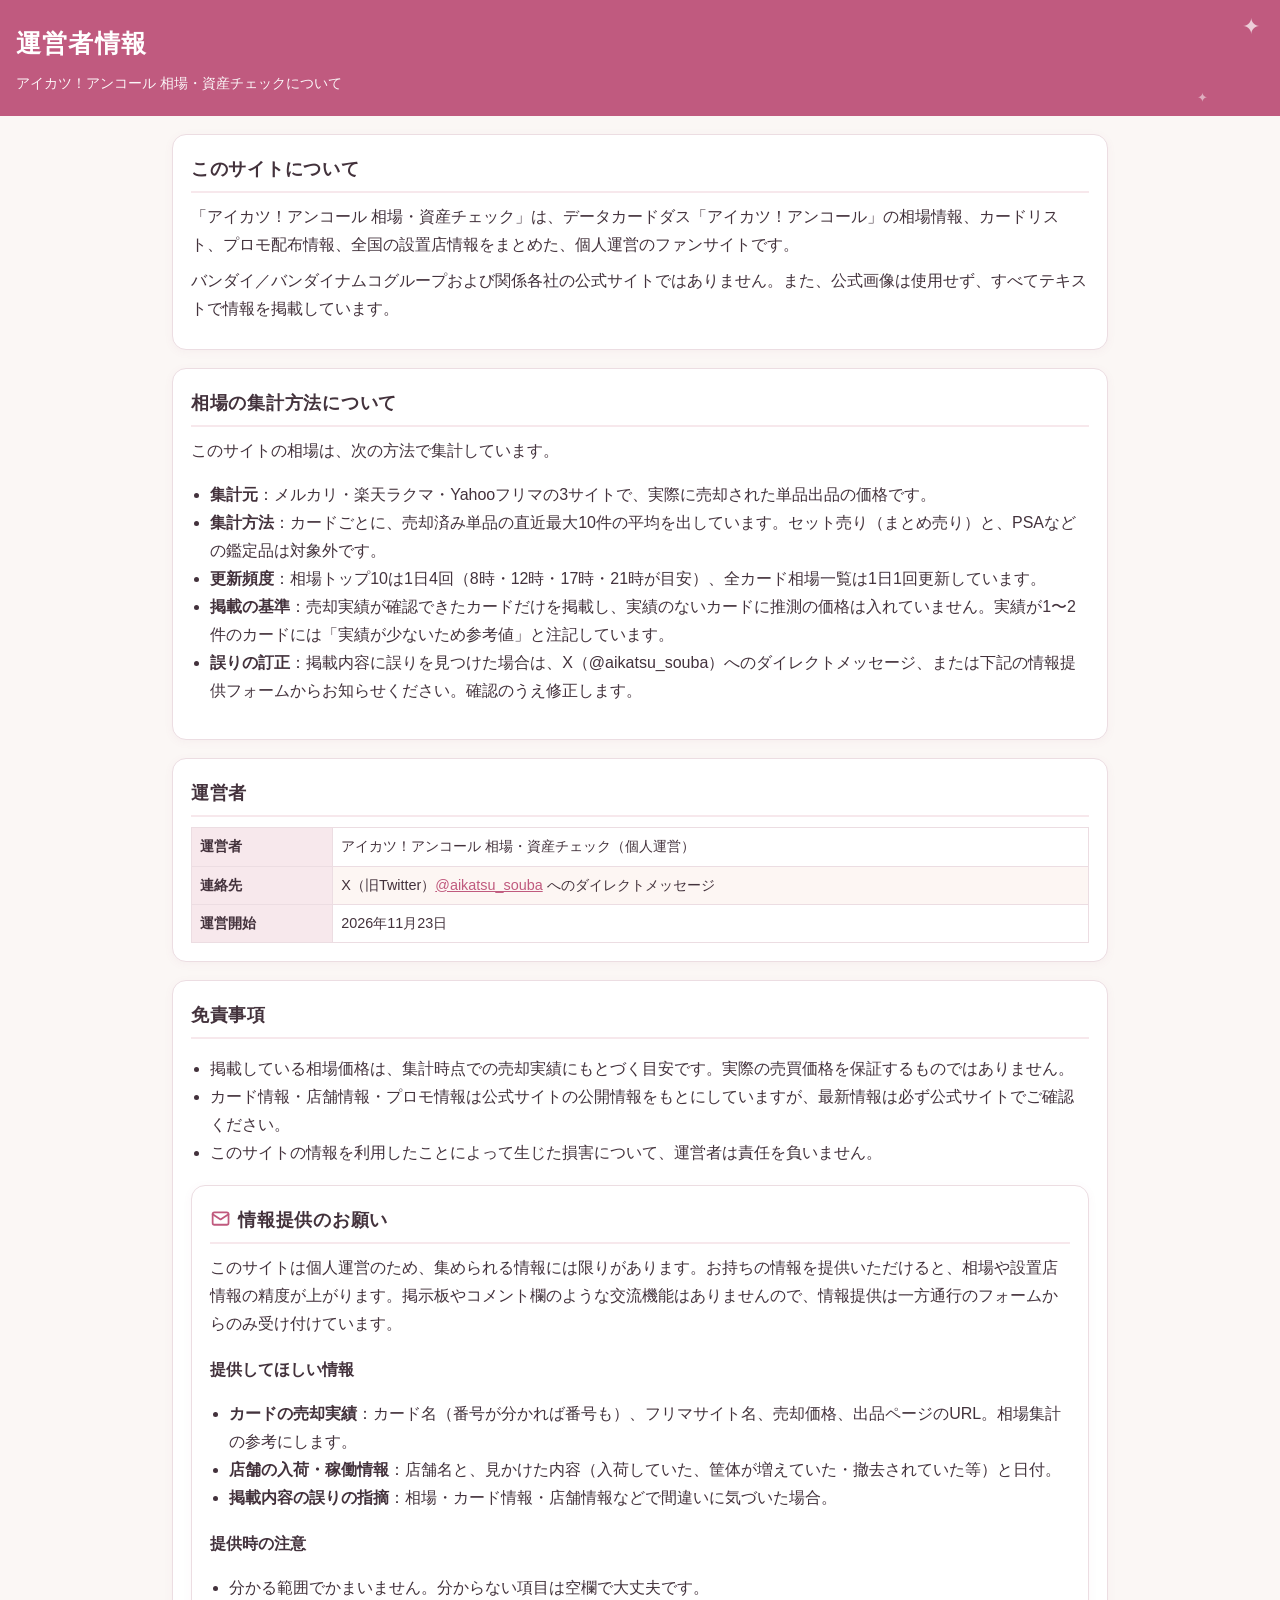
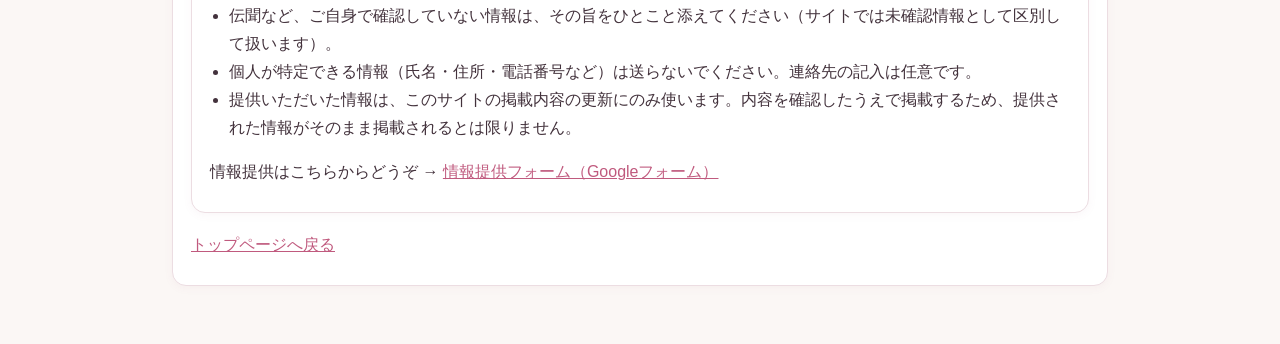
<file: about.html>
<!DOCTYPE html>
<html lang="ja">
<head>
<meta charset="utf-8">
<meta name="viewport" content="width=device-width, initial-scale=1">
<title>運営者情報｜アイカツ！アンコール 相場・資産チェック</title>
<link rel="stylesheet" href="style.css">
<link rel="manifest" href="manifest.webmanifest">
<meta name="theme-color" content="#c05a7e">
<link rel="apple-touch-icon" href="icons/apple-touch-icon.png">
<meta name="mobile-web-app-capable" content="yes">
<meta name="apple-mobile-web-app-capable" content="yes">
<meta name="apple-mobile-web-app-status-bar-style" content="default">
<meta name="apple-mobile-web-app-title" content="アイカツ相場">

<meta name="description" content="「アイカツ！アンコール 相場・資産チェック」の運営者情報と情報提供について。個人運営のファンサイト（非公式）です。">
<meta property="og:type" content="website">
<meta property="og:site_name" content="アイカツ！アンコール 相場・資産チェック">
<meta property="og:title" content="運営者情報｜アイカツ！アンコール 相場・資産チェック">
<meta property="og:description" content="「アイカツ！アンコール 相場・資産チェック」の運営者情報と情報提供について。個人運営のファンサイト（非公式）です。">
<meta property="og:url" content="https://aikatsu-encore.com/about">
<meta property="og:image" content="https://aikatsu-encore.com/og-image.png">
<meta name="twitter:card" content="summary_large_image">
<script async src="https://pagead2.googlesyndication.com/pagead/js/adsbygoogle.js?client=ca-pub-5454950688835908" crossorigin="anonymous"></script>
</head>
<body>
<header class="site-header">
<h1>運営者情報</h1>
<p>アイカツ！アンコール 相場・資産チェックについて</p>
</header>
<div class="wrap">

<section>
<h2>このサイトについて</h2>
<p>「アイカツ！アンコール 相場・資産チェック」は、データカードダス「アイカツ！アンコール」の相場情報、カードリスト、プロモ配布情報、全国の設置店情報をまとめた、個人運営のファンサイトです。</p>
<p>バンダイ／バンダイナムコグループおよび関係各社の公式サイトではありません。また、公式画像は使用せず、すべてテキストで情報を掲載しています。</p>
</section>
<section>
<h2>相場の集計方法について</h2>
<p>このサイトの相場は、次の方法で集計しています。</p>
<ul class="plain">
<li><strong>集計元</strong>：メルカリ・楽天ラクマ・Yahooフリマの3サイトで、実際に売却された単品出品の価格です。</li>
<li><strong>集計方法</strong>：カードごとに、売却済み単品の直近最大10件の平均を出しています。セット売り（まとめ売り）と、PSAなどの鑑定品は対象外です。</li>
<li><strong>更新頻度</strong>：相場トップ10は1日4回（8時・12時・17時・21時が目安）、全カード相場一覧は1日1回更新しています。</li>
<li><strong>掲載の基準</strong>：売却実績が確認できたカードだけを掲載し、実績のないカードに推測の価格は入れていません。実績が1〜2件のカードには「実績が少ないため参考値」と注記しています。</li>
<li><strong>誤りの訂正</strong>：掲載内容に誤りを見つけた場合は、X（@aikatsu_souba）へのダイレクトメッセージ、または下記の情報提供フォームからお知らせください。確認のうえ修正します。</li>
</ul>
</section>


<section>
<h2>運営者</h2>
<div class="table-scroll">
<table>
<tbody>
<tr><th>運営者</th><td>アイカツ！アンコール 相場・資産チェック（個人運営）</td></tr>
<tr><th>連絡先</th><td>X（旧Twitter）<a href="https://x.com/aikatsu_souba" target="_blank" rel="noopener">@aikatsu_souba</a> へのダイレクトメッセージ</td></tr>
<tr><th>運営開始</th><td>2026年11月23日</td></tr>
</tbody>
</table>
</div>
</section>

<section>
<h2>免責事項</h2>
<ul class="plain">
<li>掲載している相場価格は、集計時点での売却実績にもとづく目安です。実際の売買価格を保証するものではありません。</li>
<li>カード情報・店舗情報・プロモ情報は公式サイトの公開情報をもとにしていますが、最新情報は必ず公式サイトでご確認ください。</li>
<li>このサイトの情報を利用したことによって生じた損害について、運営者は責任を負いません。</li>
</ul>
<section id="contribute">
  <h2><svg class="h2-icon" viewBox="0 0 24 24" fill="none" stroke="currentColor" stroke-width="2" stroke-linecap="round" stroke-linejoin="round" aria-hidden="true"><rect x="3" y="5" width="18" height="14" rx="2"/><path d="M3 7l9 6 9-6"/></svg>情報提供のお願い</h2>
  <p>このサイトは個人運営のため、集められる情報には限りがあります。お持ちの情報を提供いただけると、相場や設置店情報の精度が上がります。掲示板やコメント欄のような交流機能はありませんので、情報提供は一方通行のフォームからのみ受け付けています。</p>
  <h3>提供してほしい情報</h3>
  <ul class="plain">
    <li><strong>カードの売却実績</strong>：カード名（番号が分かれば番号も）、フリマサイト名、売却価格、出品ページのURL。相場集計の参考にします。</li>
    <li><strong>店舗の入荷・稼働情報</strong>：店舗名と、見かけた内容（入荷していた、筐体が増えていた・撤去されていた等）と日付。</li>
    <li><strong>掲載内容の誤りの指摘</strong>：相場・カード情報・店舗情報などで間違いに気づいた場合。</li>
  </ul>
  <h3>提供時の注意</h3>
  <ul class="plain">
    <li>分かる範囲でかまいません。分からない項目は空欄で大丈夫です。</li>
    <li>伝聞など、ご自身で確認していない情報は、その旨をひとこと添えてください（サイトでは未確認情報として区別して扱います）。</li>
    <li>個人が特定できる情報（氏名・住所・電話番号など）は送らないでください。連絡先の記入は任意です。</li>
    <li>提供いただいた情報は、このサイトの掲載内容の更新にのみ使います。内容を確認したうえで掲載するため、提供された情報がそのまま掲載されるとは限りません。</li>
  </ul>
  <p>情報提供はこちらからどうぞ → <a href="https://docs.google.com/forms/d/e/1FAIpQLScRzV2kLUN4CezXuAcNeMaT2dUink8WWlCNFnt1oDXd-8_cZQ/viewform" target="_blank" rel="noopener">情報提供フォーム（Googleフォーム）</a></p>
</section>
<p><a href="index.html">トップページへ戻る</a></p>
</section>

</div>
<script>
if ('serviceWorker' in navigator) {
  window.addEventListener('load', function () {
    navigator.serviceWorker.register('sw.js').catch(function () {});
  });
}
</script>
<!-- Cloudflare Web Analytics --><script type='module' src='https://static.cloudflareinsights.com/beacon.min.js' data-cf-beacon='{"token": "83d44852b7134fafa72f79f48e3f3325"}'></script><!-- End Cloudflare Web Analytics -->
<script>window.addEventListener("pageshow",function(e){if(e.persisted){location.reload();}});</script>
</body>
</html>
</file>
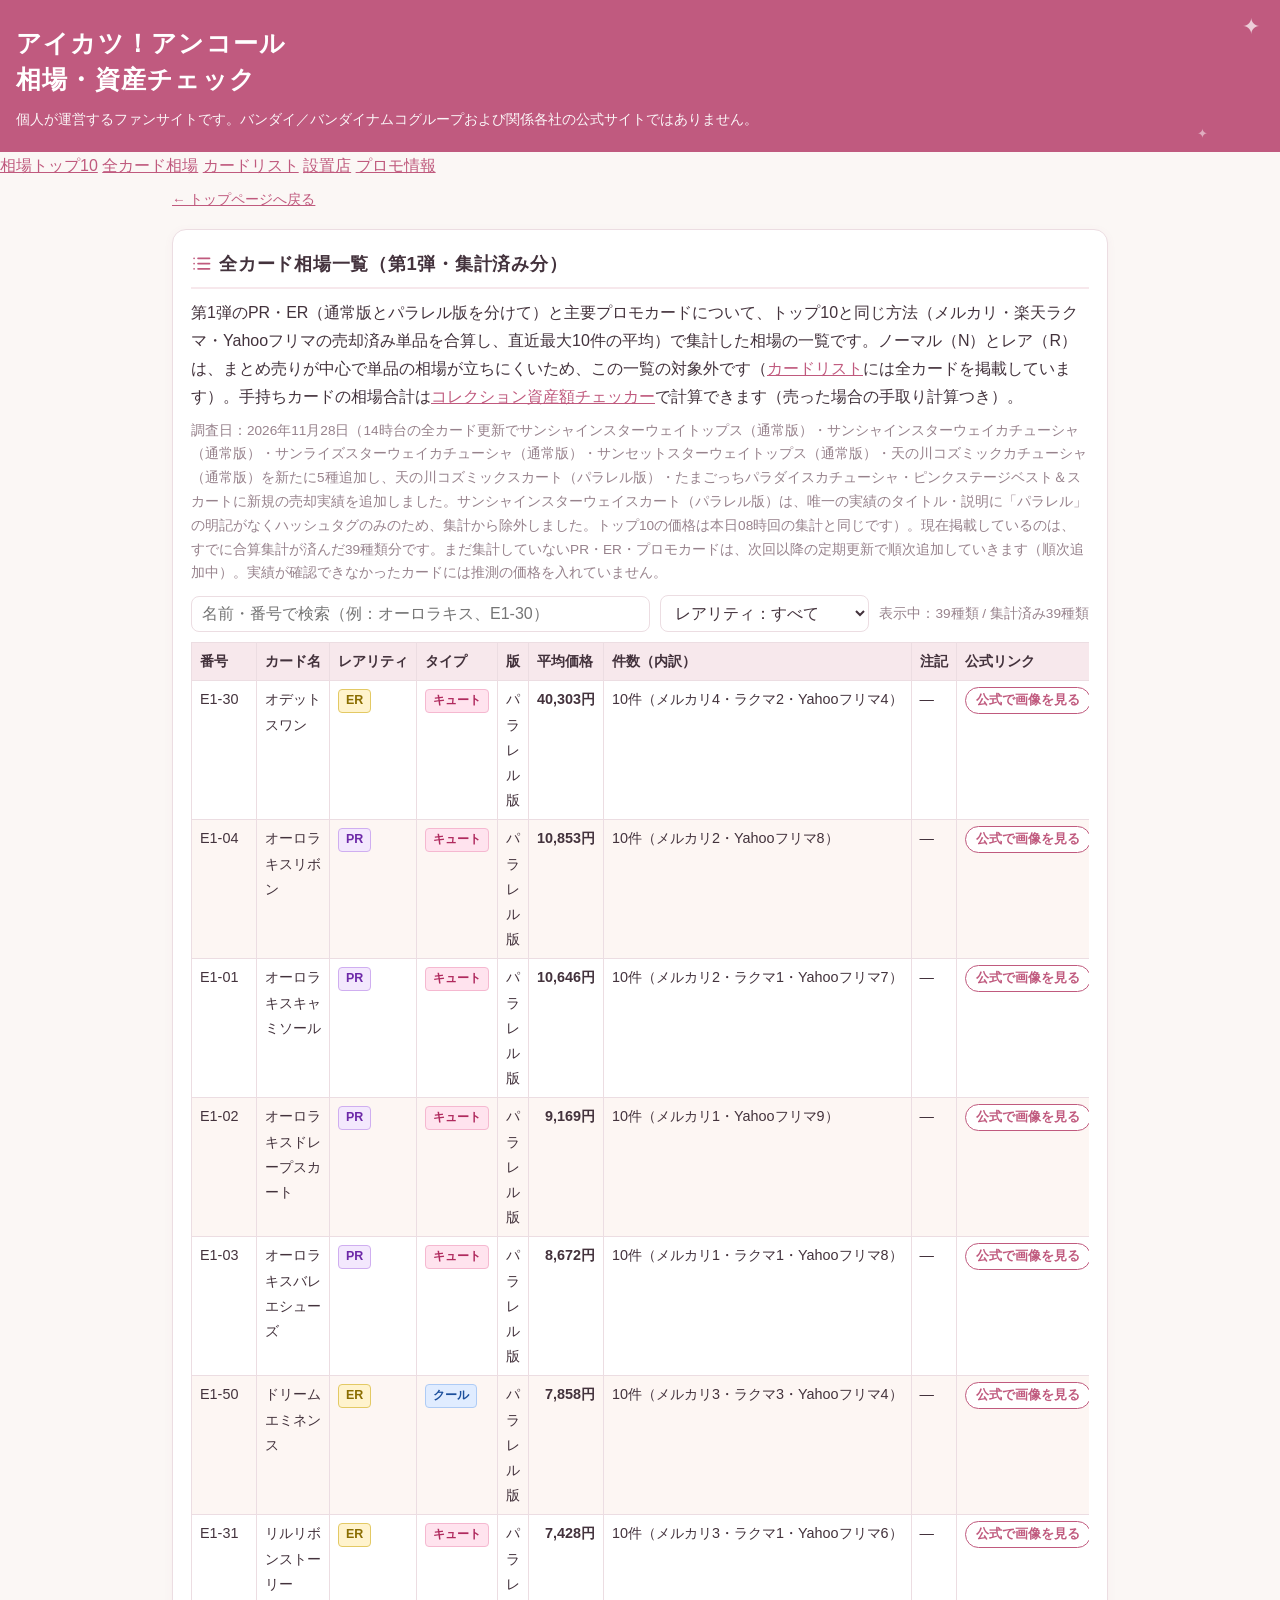
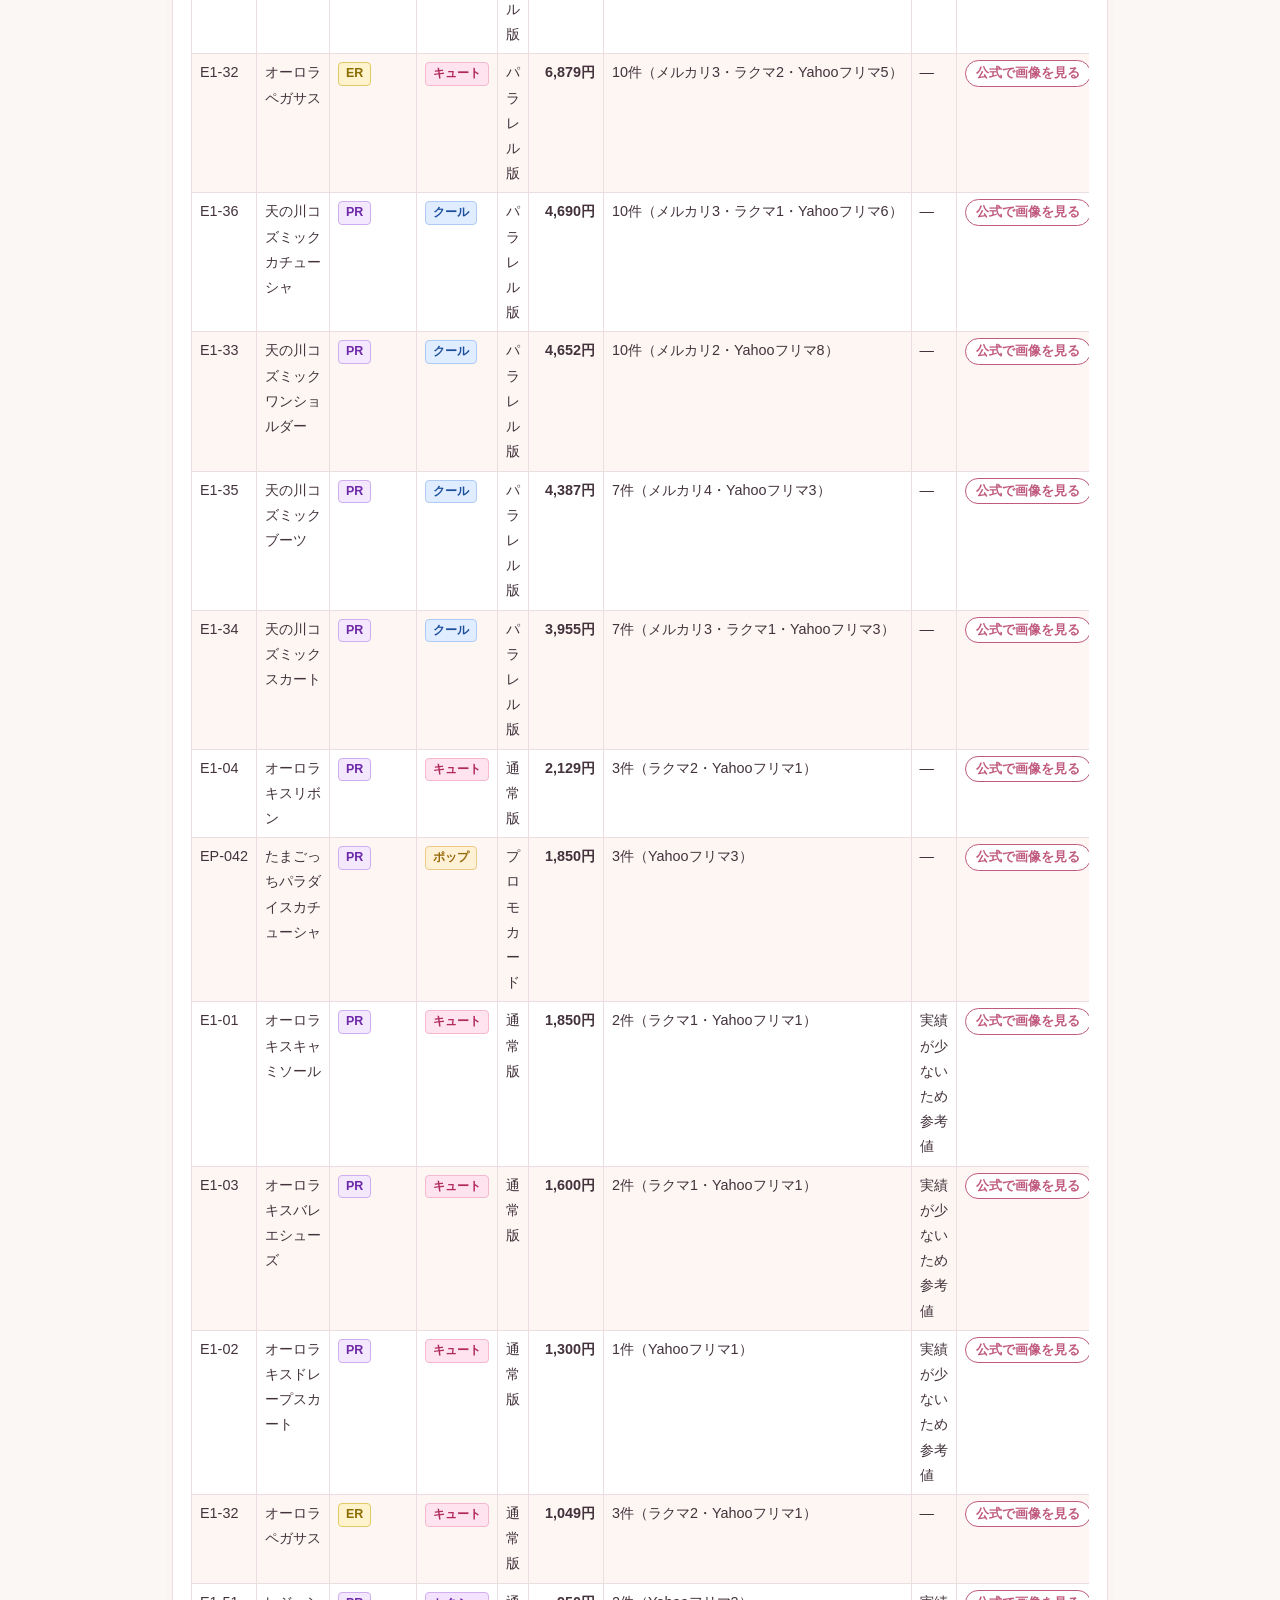
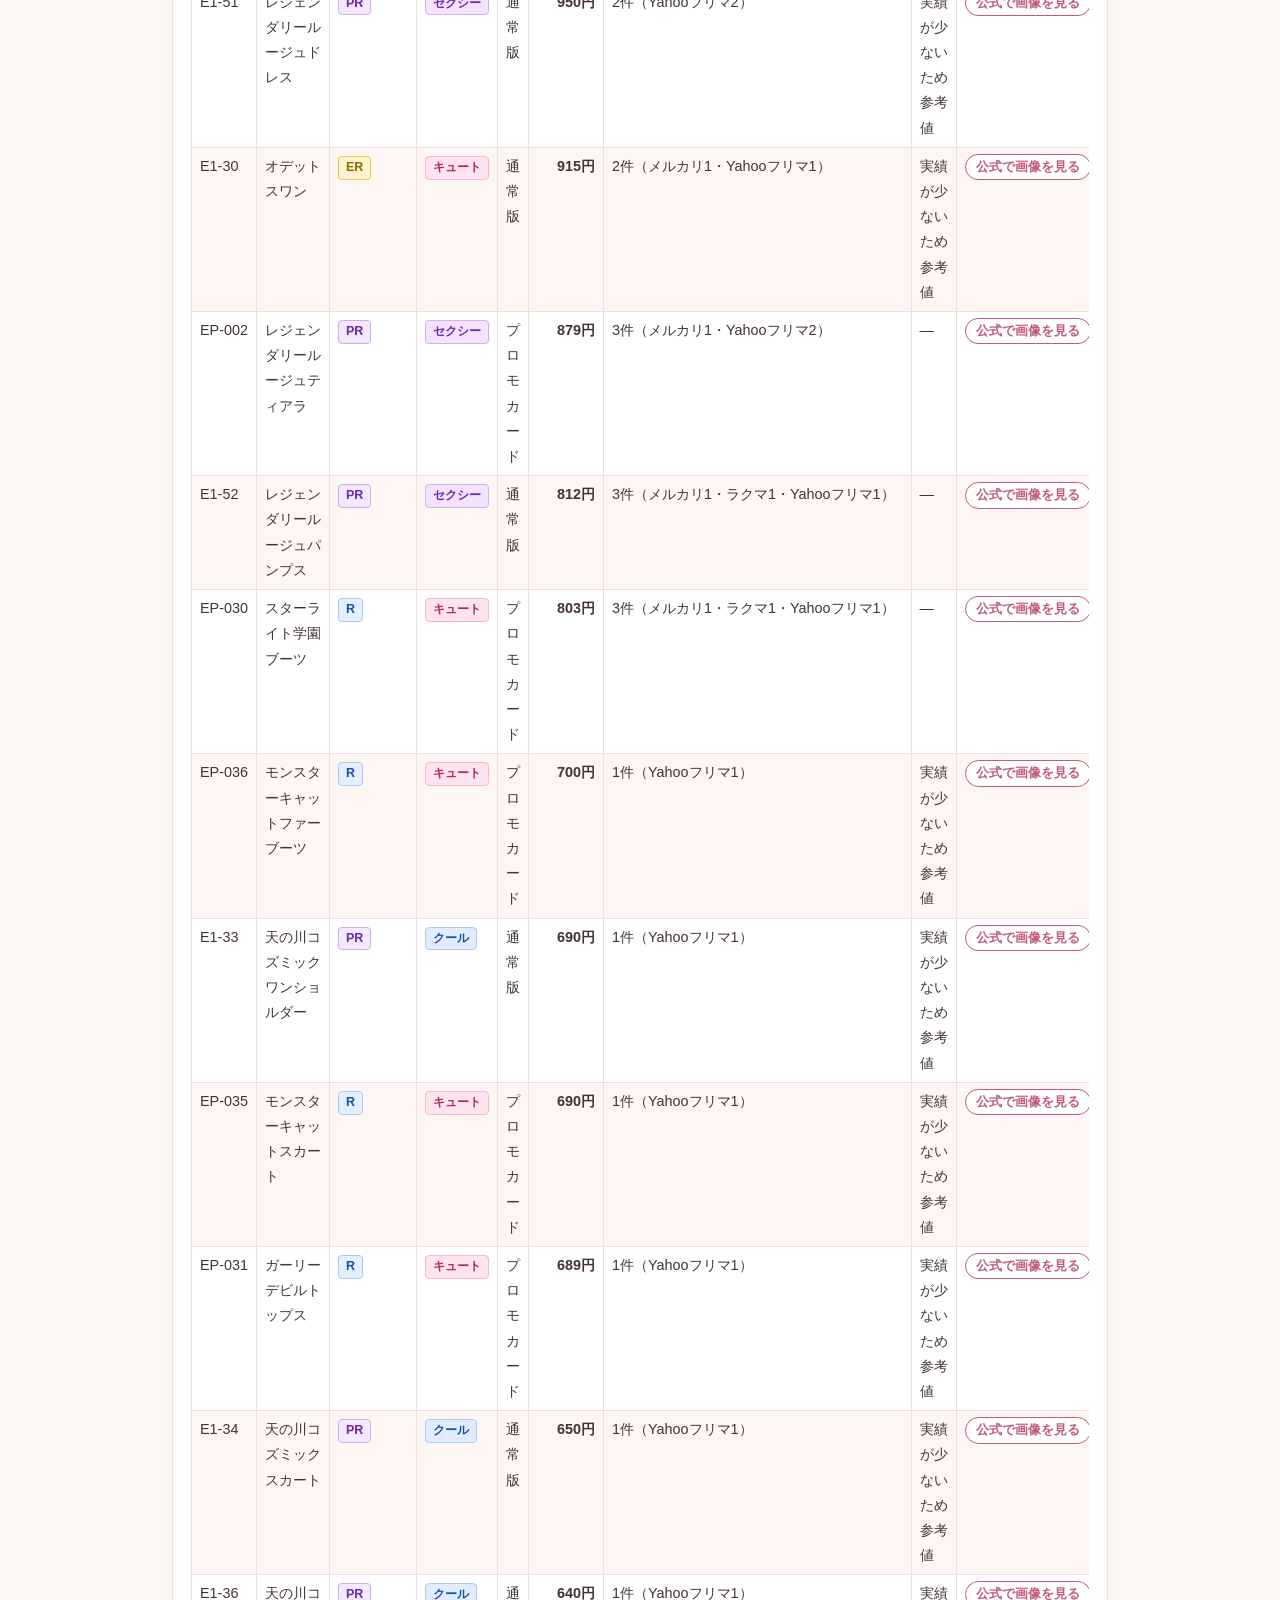
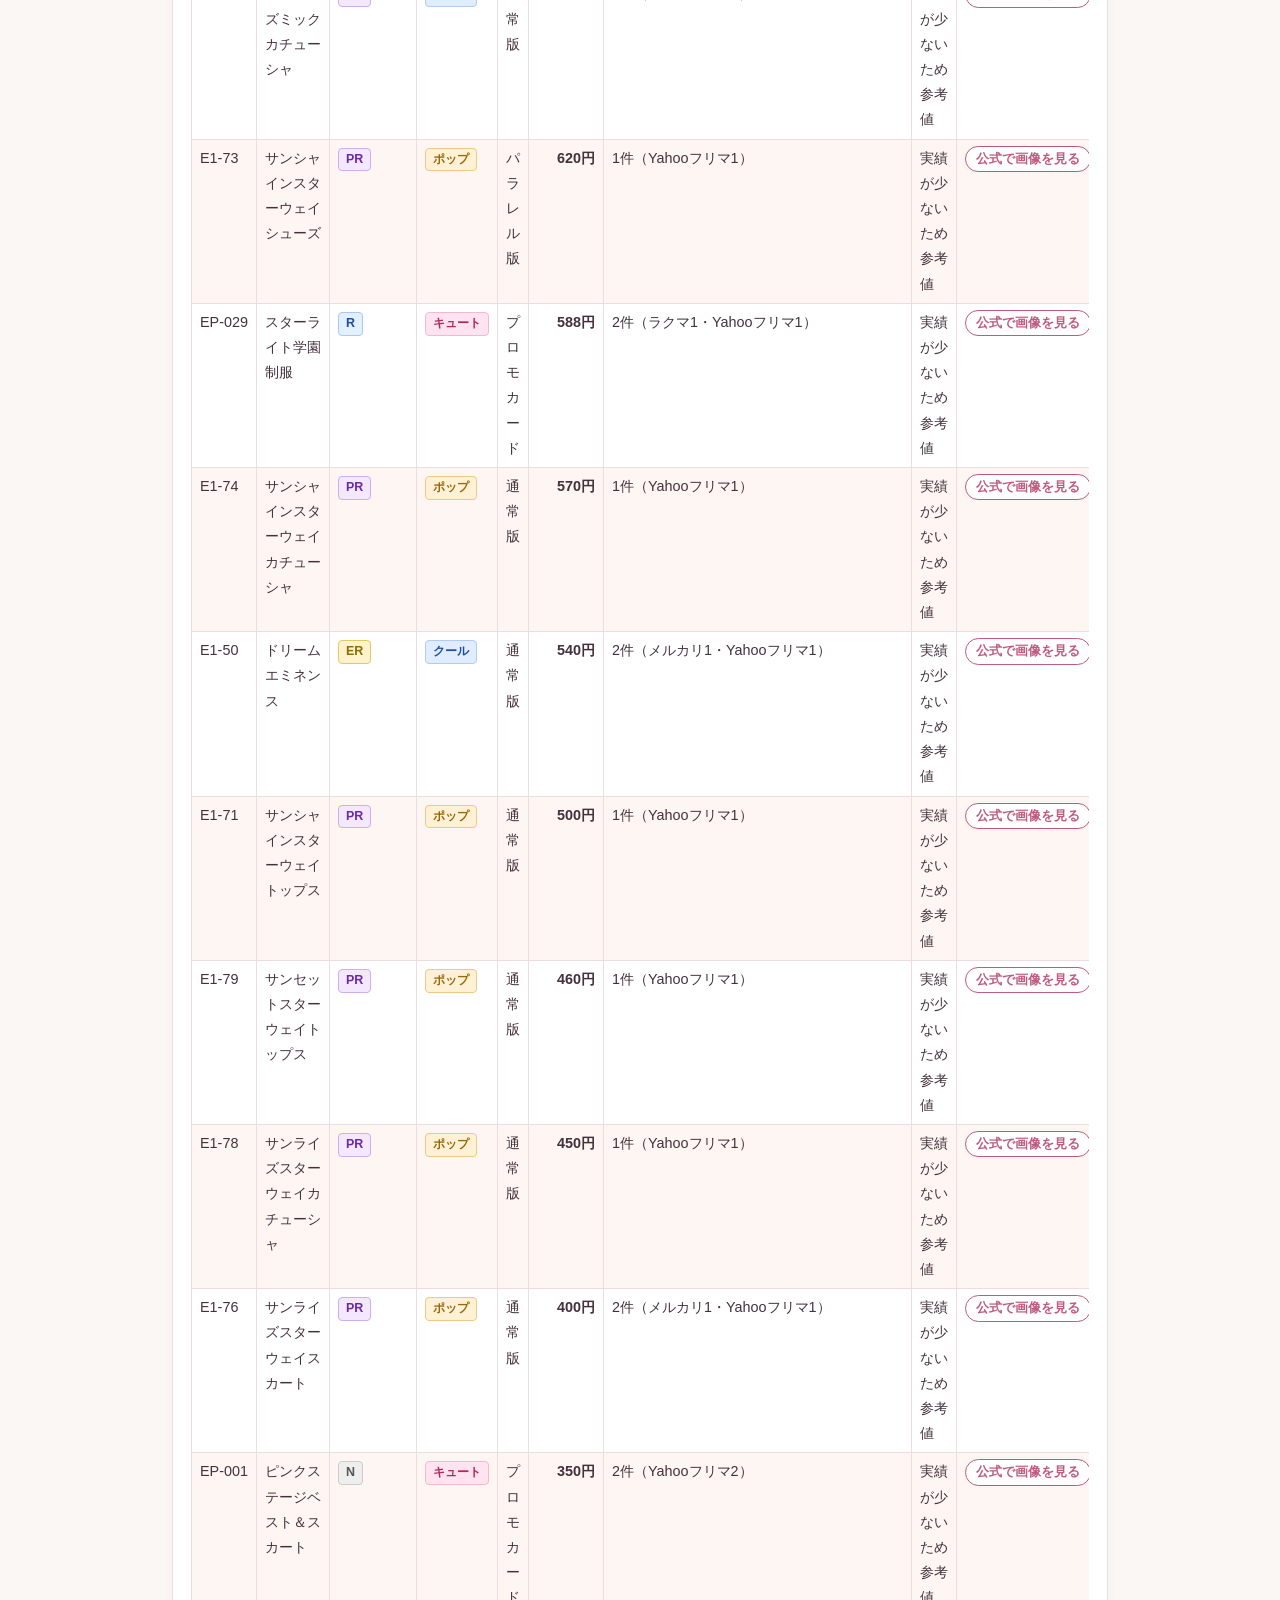
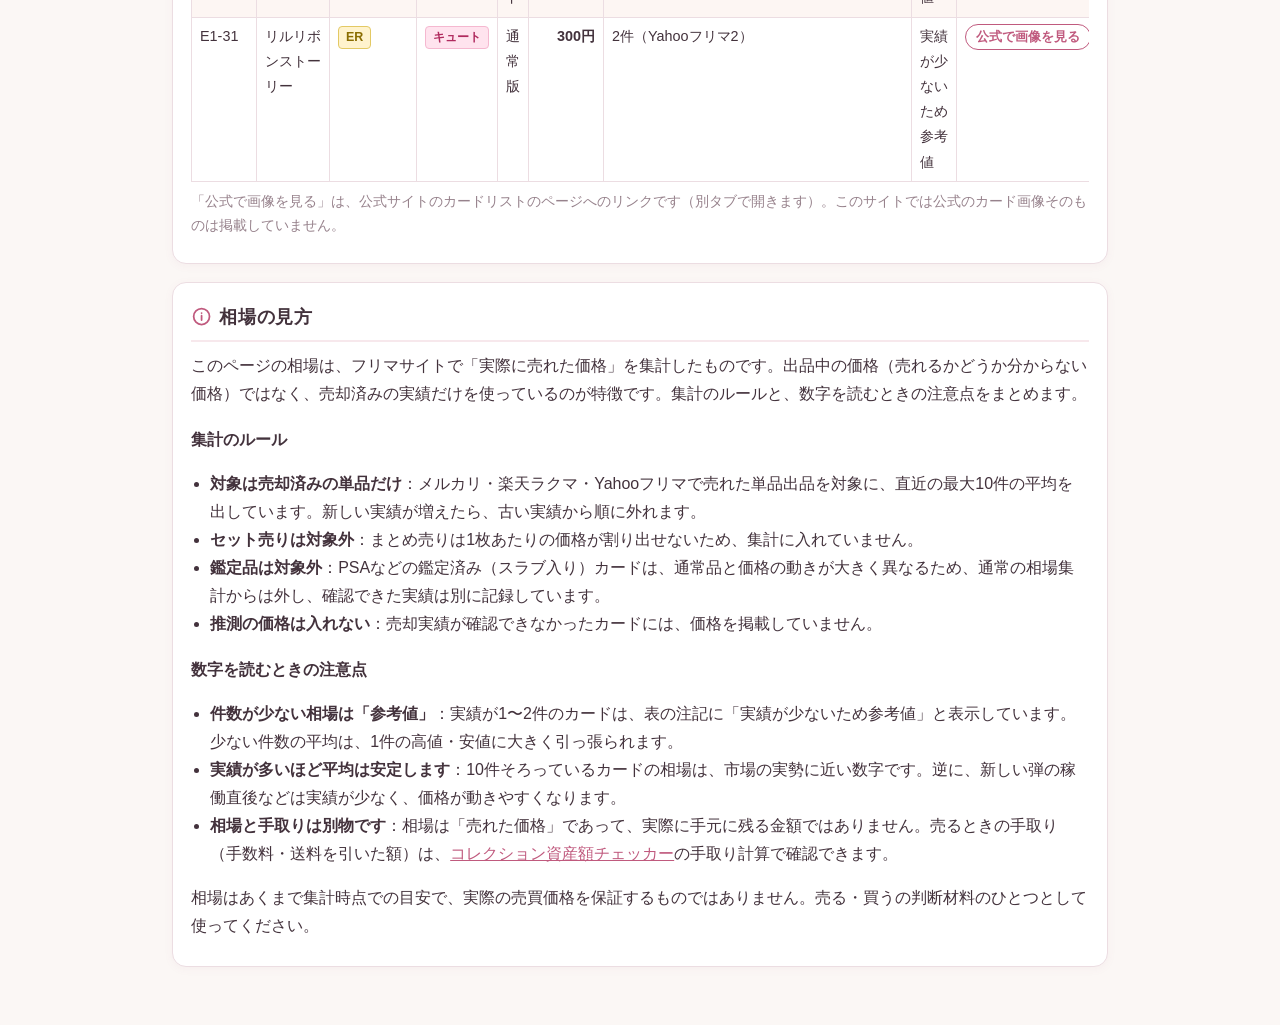
<file: allprices.html>
<!DOCTYPE html>
<html lang="ja">
<head>
<meta charset="utf-8">
<meta name="viewport" content="width=device-width, initial-scale=1">
<title>全カード相場一覧｜アイカツ！アンコール 相場・資産チェック</title>
<meta name="description" content="データカードダス「アイカツ！アンコール」のPR・ER・主要プロモの相場一覧。メルカリと楽天ラクマとYahooフリマの売却済み単品の平均価格を掲載する個人運営のファンサイトです。公式サイトではありません。">
<link rel="stylesheet" href="style.css">
<link rel="manifest" href="manifest.webmanifest">
<meta name="theme-color" content="#c05a7e">
<link rel="apple-touch-icon" href="icons/apple-touch-icon.png">
<meta name="mobile-web-app-capable" content="yes">
<meta name="apple-mobile-web-app-capable" content="yes">
<meta name="apple-mobile-web-app-status-bar-style" content="default">
<meta name="apple-mobile-web-app-title" content="アイカツ相場">

<meta property="og:type" content="website">
<meta property="og:site_name" content="アイカツ！アンコール 相場・資産チェック">
<meta property="og:title" content="全カード相場一覧｜アイカツ！アンコール 相場・資産チェック">
<meta property="og:description" content="「アイカツ！アンコール」PR・ERと主要プロモの相場一覧。メルカリ＋楽天ラクマ＋Yahooフリマの売却済み単品を合算した平均価格です。">
<meta property="og:url" content="https://aikatsu-encore.com/allprices">
<meta property="og:image" content="https://aikatsu-encore.com/og-image.png">
<meta name="twitter:card" content="summary_large_image">
<script async src="https://pagead2.googlesyndication.com/pagead/js/adsbygoogle.js?client=ca-pub-5454950688835908" crossorigin="anonymous"></script>
</head>
<body>
<header class="site-header">
  <h1><a href="index.html" style="color:inherit;text-decoration:none;">アイカツ！アンコール<br>相場・資産チェック</a></h1>
  <p>個人が運営するファンサイトです。バンダイ／バンダイナムコグループおよび関係各社の公式サイトではありません。</p>
</header>
<nav class="chipnav" aria-label="ページ移動">
  <a class="chip" href="index.html#prices">相場トップ10</a>
  <a class="chip" href="allprices.html">全カード相場</a>
  <a class="chip" href="cards.html">カードリスト</a>
  <a class="chip" href="stores.html">設置店</a>
  <a class="chip" href="promo.html">プロモ情報</a>
</nav>
<div class="wrap">
<p class="note"><a href="index.html">← トップページへ戻る</a></p>
<section id="allprices">
  <h2><svg class="h2-icon" viewBox="0 0 24 24" fill="none" stroke="currentColor" stroke-width="2" stroke-linecap="round" aria-hidden="true"><path d="M8 6h13M8 12h13M8 18h13M3.5 6h.01M3.5 12h.01M3.5 18h.01"/></svg>全カード相場一覧（第1弾・集計済み分）</h2>
  <p>第1弾のPR・ER（通常版とパラレル版を分けて）と主要プロモカードについて、トップ10と同じ方法（メルカリ・楽天ラクマ・Yahooフリマの売却済み単品を合算し、直近最大10件の平均）で集計した相場の一覧です。ノーマル（N）とレア（R）は、まとめ売りが中心で単品の相場が立ちにくいため、この一覧の対象外です（<a href="cards.html">カードリスト</a>には全カードを掲載しています）。手持ちカードの相場合計は<a href="collection.html">コレクション資産額チェッカー</a>で計算できます（売った場合の手取り計算つき）。</p>
  <p class="note">調査日：2026年11月28日（14時台の全カード更新でサンシャインスターウェイトップス（通常版）・サンシャインスターウェイカチューシャ（通常版）・サンライズスターウェイカチューシャ（通常版）・サンセットスターウェイトップス（通常版）・天の川コズミックカチューシャ（通常版）を新たに5種追加し、天の川コズミックスカート（パラレル版）・たまごっちパラダイスカチューシャ・ピンクステージベスト＆スカートに新規の売却実績を追加しました。サンシャインスターウェイスカート（パラレル版）は、唯一の実績のタイトル・説明に「パラレル」の明記がなくハッシュタグのみのため、集計から除外しました。トップ10の価格は本日08時回の集計と同じです）。現在掲載しているのは、すでに合算集計が済んだ39種類分です。まだ集計していないPR・ER・プロモカードは、次回以降の定期更新で順次追加していきます（順次追加中）。実績が確認できなかったカードには推測の価格を入れていません。</p>
  <div class="filters">
    <input type="search" id="allprice-search" placeholder="名前・番号で検索（例：オーロラキス、E1-30）" aria-label="相場一覧の検索">
    <select id="allprice-rarity" aria-label="レアリティで絞り込み">
      <option value="">レアリティ：すべて</option>
      <option value="ER">ER（アンコールレア）</option>
      <option value="PR">PR（プレミアムレア）</option>
      <option value="PROMO">プロモカード（EP）</option>
    </select>
    <span class="note" id="allprice-count"></span>
  </div>
  <div class="table-scroll">
  <table class="allprice-table">
    <thead><tr><th>番号</th><th>カード名</th><th>レアリティ</th><th>タイプ</th><th>版</th><th>平均価格</th><th>件数（内訳）</th><th>注記</th><th>公式リンク</th></tr></thead>
    <tbody>
<tr data-name="E1-30 オデットスワン" data-rarity="ER"><td class="num">E1-30</td><td>オデットスワン</td><td><span class="rarity rarity-er">ER</span></td><td><span class="ctype ctype-cute">キュート</span></td><td>パラレル版</td><td class="price">40,303円</td><td class="num">10件（メルカリ4・ラクマ2・Yahooフリマ4）</td><td>―</td><td><a class="official-link" href="https://dcd.aikatsu.com/encore/cardlist/" target="_blank" rel="noopener">公式で画像を見る</a></td></tr>
<tr data-name="E1-04 オーロラキスリボン" data-rarity="PR"><td class="num">E1-04</td><td>オーロラキスリボン</td><td><span class="rarity rarity-pr">PR</span></td><td><span class="ctype ctype-cute">キュート</span></td><td>パラレル版</td><td class="price">10,853円</td><td class="num">10件（メルカリ2・Yahooフリマ8）</td><td>―</td><td><a class="official-link" href="https://dcd.aikatsu.com/encore/cardlist/" target="_blank" rel="noopener">公式で画像を見る</a></td></tr>
<tr data-name="E1-01 オーロラキスキャミソール" data-rarity="PR"><td class="num">E1-01</td><td>オーロラキスキャミソール</td><td><span class="rarity rarity-pr">PR</span></td><td><span class="ctype ctype-cute">キュート</span></td><td>パラレル版</td><td class="price">10,646円</td><td class="num">10件（メルカリ2・ラクマ1・Yahooフリマ7）</td><td>―</td><td><a class="official-link" href="https://dcd.aikatsu.com/encore/cardlist/" target="_blank" rel="noopener">公式で画像を見る</a></td></tr>
<tr data-name="E1-02 オーロラキスドレープスカート" data-rarity="PR"><td class="num">E1-02</td><td>オーロラキスドレープスカート</td><td><span class="rarity rarity-pr">PR</span></td><td><span class="ctype ctype-cute">キュート</span></td><td>パラレル版</td><td class="price">9,169円</td><td class="num">10件（メルカリ1・Yahooフリマ9）</td><td>―</td><td><a class="official-link" href="https://dcd.aikatsu.com/encore/cardlist/" target="_blank" rel="noopener">公式で画像を見る</a></td></tr>
<tr data-name="E1-03 オーロラキスバレエシューズ" data-rarity="PR"><td class="num">E1-03</td><td>オーロラキスバレエシューズ</td><td><span class="rarity rarity-pr">PR</span></td><td><span class="ctype ctype-cute">キュート</span></td><td>パラレル版</td><td class="price">8,672円</td><td class="num">10件（メルカリ1・ラクマ1・Yahooフリマ8）</td><td>―</td><td><a class="official-link" href="https://dcd.aikatsu.com/encore/cardlist/" target="_blank" rel="noopener">公式で画像を見る</a></td></tr>
<tr data-name="E1-50 ドリームエミネンス" data-rarity="ER"><td class="num">E1-50</td><td>ドリームエミネンス</td><td><span class="rarity rarity-er">ER</span></td><td><span class="ctype ctype-cool">クール</span></td><td>パラレル版</td><td class="price">7,858円</td><td class="num">10件（メルカリ3・ラクマ3・Yahooフリマ4）</td><td>―</td><td><a class="official-link" href="https://dcd.aikatsu.com/encore/cardlist/" target="_blank" rel="noopener">公式で画像を見る</a></td></tr>
<tr data-name="E1-31 リルリボンストーリー" data-rarity="ER"><td class="num">E1-31</td><td>リルリボンストーリー</td><td><span class="rarity rarity-er">ER</span></td><td><span class="ctype ctype-cute">キュート</span></td><td>パラレル版</td><td class="price">7,428円</td><td class="num">10件（メルカリ3・ラクマ1・Yahooフリマ6）</td><td>―</td><td><a class="official-link" href="https://dcd.aikatsu.com/encore/cardlist/" target="_blank" rel="noopener">公式で画像を見る</a></td></tr>
<tr data-name="E1-32 オーロラペガサス" data-rarity="ER"><td class="num">E1-32</td><td>オーロラペガサス</td><td><span class="rarity rarity-er">ER</span></td><td><span class="ctype ctype-cute">キュート</span></td><td>パラレル版</td><td class="price">6,879円</td><td class="num">10件（メルカリ3・ラクマ2・Yahooフリマ5）</td><td>―</td><td><a class="official-link" href="https://dcd.aikatsu.com/encore/cardlist/" target="_blank" rel="noopener">公式で画像を見る</a></td></tr>
<tr data-name="E1-36 天の川コズミックカチューシャ" data-rarity="PR"><td class="num">E1-36</td><td>天の川コズミックカチューシャ</td><td><span class="rarity rarity-pr">PR</span></td><td><span class="ctype ctype-cool">クール</span></td><td>パラレル版</td><td class="price">4,690円</td><td class="num">10件（メルカリ3・ラクマ1・Yahooフリマ6）</td><td>―</td><td><a class="official-link" href="https://dcd.aikatsu.com/encore/cardlist/" target="_blank" rel="noopener">公式で画像を見る</a></td></tr>
<tr data-name="E1-33 天の川コズミックワンショルダー" data-rarity="PR"><td class="num">E1-33</td><td>天の川コズミックワンショルダー</td><td><span class="rarity rarity-pr">PR</span></td><td><span class="ctype ctype-cool">クール</span></td><td>パラレル版</td><td class="price">4,652円</td><td class="num">10件（メルカリ2・Yahooフリマ8）</td><td>―</td><td><a class="official-link" href="https://dcd.aikatsu.com/encore/cardlist/" target="_blank" rel="noopener">公式で画像を見る</a></td></tr>
<tr data-name="E1-35 天の川コズミックブーツ" data-rarity="PR"><td class="num">E1-35</td><td>天の川コズミックブーツ</td><td><span class="rarity rarity-pr">PR</span></td><td><span class="ctype ctype-cool">クール</span></td><td>パラレル版</td><td class="price">4,387円</td><td class="num">7件（メルカリ4・Yahooフリマ3）</td><td>―</td><td><a class="official-link" href="https://dcd.aikatsu.com/encore/cardlist/" target="_blank" rel="noopener">公式で画像を見る</a></td></tr>
<tr data-name="E1-34 天の川コズミックスカート" data-rarity="PR"><td class="num">E1-34</td><td>天の川コズミックスカート</td><td><span class="rarity rarity-pr">PR</span></td><td><span class="ctype ctype-cool">クール</span></td><td>パラレル版</td><td class="price">3,955円</td><td class="num">7件（メルカリ3・ラクマ1・Yahooフリマ3）</td><td>―</td><td><a class="official-link" href="https://dcd.aikatsu.com/encore/cardlist/" target="_blank" rel="noopener">公式で画像を見る</a></td></tr>
<tr data-name="E1-04 オーロラキスリボン" data-rarity="PR"><td class="num">E1-04</td><td>オーロラキスリボン</td><td><span class="rarity rarity-pr">PR</span></td><td><span class="ctype ctype-cute">キュート</span></td><td>通常版</td><td class="price">2,129円</td><td class="num">3件（ラクマ2・Yahooフリマ1）</td><td>―</td><td><a class="official-link" href="https://dcd.aikatsu.com/encore/cardlist/" target="_blank" rel="noopener">公式で画像を見る</a></td></tr>
<tr data-name="EP-042 たまごっちパラダイスカチューシャ" data-rarity="PROMO"><td class="num">EP-042</td><td>たまごっちパラダイスカチューシャ</td><td><span class="rarity rarity-pr">PR</span></td><td><span class="ctype ctype-pop">ポップ</span></td><td>プロモカード</td><td class="price">1,850円</td><td class="num">3件（Yahooフリマ3）</td><td>―</td><td><a class="official-link" href="https://dcd.aikatsu.com/encore/cardlist/" target="_blank" rel="noopener">公式で画像を見る</a></td></tr>
<tr data-name="E1-01 オーロラキスキャミソール" data-rarity="PR"><td class="num">E1-01</td><td>オーロラキスキャミソール</td><td><span class="rarity rarity-pr">PR</span></td><td><span class="ctype ctype-cute">キュート</span></td><td>通常版</td><td class="price">1,850円</td><td class="num">2件（ラクマ1・Yahooフリマ1）</td><td>実績が少ないため参考値</td><td><a class="official-link" href="https://dcd.aikatsu.com/encore/cardlist/" target="_blank" rel="noopener">公式で画像を見る</a></td></tr>
<tr data-name="E1-03 オーロラキスバレエシューズ" data-rarity="PR"><td class="num">E1-03</td><td>オーロラキスバレエシューズ</td><td><span class="rarity rarity-pr">PR</span></td><td><span class="ctype ctype-cute">キュート</span></td><td>通常版</td><td class="price">1,600円</td><td class="num">2件（ラクマ1・Yahooフリマ1）</td><td>実績が少ないため参考値</td><td><a class="official-link" href="https://dcd.aikatsu.com/encore/cardlist/" target="_blank" rel="noopener">公式で画像を見る</a></td></tr>
<tr data-name="E1-02 オーロラキスドレープスカート" data-rarity="PR"><td class="num">E1-02</td><td>オーロラキスドレープスカート</td><td><span class="rarity rarity-pr">PR</span></td><td><span class="ctype ctype-cute">キュート</span></td><td>通常版</td><td class="price">1,300円</td><td class="num">1件（Yahooフリマ1）</td><td>実績が少ないため参考値</td><td><a class="official-link" href="https://dcd.aikatsu.com/encore/cardlist/" target="_blank" rel="noopener">公式で画像を見る</a></td></tr>
<tr data-name="E1-32 オーロラペガサス" data-rarity="ER"><td class="num">E1-32</td><td>オーロラペガサス</td><td><span class="rarity rarity-er">ER</span></td><td><span class="ctype ctype-cute">キュート</span></td><td>通常版</td><td class="price">1,049円</td><td class="num">3件（ラクマ2・Yahooフリマ1）</td><td>―</td><td><a class="official-link" href="https://dcd.aikatsu.com/encore/cardlist/" target="_blank" rel="noopener">公式で画像を見る</a></td></tr>
<tr data-name="E1-51 レジェンダリールージュドレス" data-rarity="PR"><td class="num">E1-51</td><td>レジェンダリールージュドレス</td><td><span class="rarity rarity-pr">PR</span></td><td><span class="ctype ctype-sexy">セクシー</span></td><td>通常版</td><td class="price">950円</td><td class="num">2件（Yahooフリマ2）</td><td>実績が少ないため参考値</td><td><a class="official-link" href="https://dcd.aikatsu.com/encore/cardlist/" target="_blank" rel="noopener">公式で画像を見る</a></td></tr>
<tr data-name="E1-30 オデットスワン" data-rarity="ER"><td class="num">E1-30</td><td>オデットスワン</td><td><span class="rarity rarity-er">ER</span></td><td><span class="ctype ctype-cute">キュート</span></td><td>通常版</td><td class="price">915円</td><td class="num">2件（メルカリ1・Yahooフリマ1）</td><td>実績が少ないため参考値</td><td><a class="official-link" href="https://dcd.aikatsu.com/encore/cardlist/" target="_blank" rel="noopener">公式で画像を見る</a></td></tr>
<tr data-name="EP-002 レジェンダリールージュティアラ" data-rarity="PROMO"><td class="num">EP-002</td><td>レジェンダリールージュティアラ</td><td><span class="rarity rarity-pr">PR</span></td><td><span class="ctype ctype-sexy">セクシー</span></td><td>プロモカード</td><td class="price">879円</td><td class="num">3件（メルカリ1・Yahooフリマ2）</td><td>―</td><td><a class="official-link" href="https://dcd.aikatsu.com/encore/cardlist/" target="_blank" rel="noopener">公式で画像を見る</a></td></tr>
<tr data-name="E1-52 レジェンダリールージュパンプス" data-rarity="PR"><td class="num">E1-52</td><td>レジェンダリールージュパンプス</td><td><span class="rarity rarity-pr">PR</span></td><td><span class="ctype ctype-sexy">セクシー</span></td><td>通常版</td><td class="price">812円</td><td class="num">3件（メルカリ1・ラクマ1・Yahooフリマ1）</td><td>―</td><td><a class="official-link" href="https://dcd.aikatsu.com/encore/cardlist/" target="_blank" rel="noopener">公式で画像を見る</a></td></tr>
<tr data-name="EP-030 スターライト学園ブーツ" data-rarity="PROMO"><td class="num">EP-030</td><td>スターライト学園ブーツ</td><td><span class="rarity rarity-r">R</span></td><td><span class="ctype ctype-cute">キュート</span></td><td>プロモカード</td><td class="price">803円</td><td class="num">3件（メルカリ1・ラクマ1・Yahooフリマ1）</td><td>―</td><td><a class="official-link" href="https://dcd.aikatsu.com/encore/cardlist/" target="_blank" rel="noopener">公式で画像を見る</a></td></tr>
<tr data-name="EP-036 モンスターキャットファーブーツ" data-rarity="PROMO"><td class="num">EP-036</td><td>モンスターキャットファーブーツ</td><td><span class="rarity rarity-r">R</span></td><td><span class="ctype ctype-cute">キュート</span></td><td>プロモカード</td><td class="price">700円</td><td class="num">1件（Yahooフリマ1）</td><td>実績が少ないため参考値</td><td><a class="official-link" href="https://dcd.aikatsu.com/encore/cardlist/" target="_blank" rel="noopener">公式で画像を見る</a></td></tr>
<tr data-name="E1-33 天の川コズミックワンショルダー" data-rarity="PR"><td class="num">E1-33</td><td>天の川コズミックワンショルダー</td><td><span class="rarity rarity-pr">PR</span></td><td><span class="ctype ctype-cool">クール</span></td><td>通常版</td><td class="price">690円</td><td class="num">1件（Yahooフリマ1）</td><td>実績が少ないため参考値</td><td><a class="official-link" href="https://dcd.aikatsu.com/encore/cardlist/" target="_blank" rel="noopener">公式で画像を見る</a></td></tr>
<tr data-name="EP-035 モンスターキャットスカート" data-rarity="PROMO"><td class="num">EP-035</td><td>モンスターキャットスカート</td><td><span class="rarity rarity-r">R</span></td><td><span class="ctype ctype-cute">キュート</span></td><td>プロモカード</td><td class="price">690円</td><td class="num">1件（Yahooフリマ1）</td><td>実績が少ないため参考値</td><td><a class="official-link" href="https://dcd.aikatsu.com/encore/cardlist/" target="_blank" rel="noopener">公式で画像を見る</a></td></tr>

<tr data-name="EP-031 ガーリーデビルトップス" data-rarity="PROMO"><td class="num">EP-031</td><td>ガーリーデビルトップス</td><td><span class="rarity rarity-r">R</span></td><td><span class="ctype ctype-cute">キュート</span></td><td>プロモカード</td><td class="price">689円</td><td class="num">1件（Yahooフリマ1）</td><td>実績が少ないため参考値</td><td><a class="official-link" href="https://dcd.aikatsu.com/encore/cardlist/" target="_blank" rel="noopener">公式で画像を見る</a></td></tr>
<tr data-name="E1-34 天の川コズミックスカート" data-rarity="PR"><td class="num">E1-34</td><td>天の川コズミックスカート</td><td><span class="rarity rarity-pr">PR</span></td><td><span class="ctype ctype-cool">クール</span></td><td>通常版</td><td class="price">650円</td><td class="num">1件（Yahooフリマ1）</td><td>実績が少ないため参考値</td><td><a class="official-link" href="https://dcd.aikatsu.com/encore/cardlist/" target="_blank" rel="noopener">公式で画像を見る</a></td></tr>
<tr data-name="E1-36 天の川コズミックカチューシャ" data-rarity="PR"><td class="num">E1-36</td><td>天の川コズミックカチューシャ</td><td><span class="rarity rarity-pr">PR</span></td><td><span class="ctype ctype-cool">クール</span></td><td>通常版</td><td class="price">640円</td><td class="num">1件（Yahooフリマ1）</td><td>実績が少ないため参考値</td><td><a class="official-link" href="https://dcd.aikatsu.com/encore/cardlist/" target="_blank" rel="noopener">公式で画像を見る</a></td></tr>

<tr data-name="E1-73 サンシャインスターウェイシューズ" data-rarity="PR"><td class="num">E1-73</td><td>サンシャインスターウェイシューズ</td><td><span class="rarity rarity-pr">PR</span></td><td><span class="ctype ctype-pop">ポップ</span></td><td>パラレル版</td><td class="price">620円</td><td class="num">1件（Yahooフリマ1）</td><td>実績が少ないため参考値</td><td><a class="official-link" href="https://dcd.aikatsu.com/encore/cardlist/" target="_blank" rel="noopener">公式で画像を見る</a></td></tr>
<tr data-name="EP-029 スターライト学園制服" data-rarity="PROMO"><td class="num">EP-029</td><td>スターライト学園制服</td><td><span class="rarity rarity-r">R</span></td><td><span class="ctype ctype-cute">キュート</span></td><td>プロモカード</td><td class="price">588円</td><td class="num">2件（ラクマ1・Yahooフリマ1）</td><td>実績が少ないため参考値</td><td><a class="official-link" href="https://dcd.aikatsu.com/encore/cardlist/" target="_blank" rel="noopener">公式で画像を見る</a></td></tr>
<tr data-name="E1-74 サンシャインスターウェイカチューシャ" data-rarity="PR"><td class="num">E1-74</td><td>サンシャインスターウェイカチューシャ</td><td><span class="rarity rarity-pr">PR</span></td><td><span class="ctype ctype-pop">ポップ</span></td><td>通常版</td><td class="price">570円</td><td class="num">1件（Yahooフリマ1）</td><td>実績が少ないため参考値</td><td><a class="official-link" href="https://dcd.aikatsu.com/encore/cardlist/" target="_blank" rel="noopener">公式で画像を見る</a></td></tr>
<tr data-name="E1-50 ドリームエミネンス" data-rarity="ER"><td class="num">E1-50</td><td>ドリームエミネンス</td><td><span class="rarity rarity-er">ER</span></td><td><span class="ctype ctype-cool">クール</span></td><td>通常版</td><td class="price">540円</td><td class="num">2件（メルカリ1・Yahooフリマ1）</td><td>実績が少ないため参考値</td><td><a class="official-link" href="https://dcd.aikatsu.com/encore/cardlist/" target="_blank" rel="noopener">公式で画像を見る</a></td></tr>
<tr data-name="E1-71 サンシャインスターウェイトップス" data-rarity="PR"><td class="num">E1-71</td><td>サンシャインスターウェイトップス</td><td><span class="rarity rarity-pr">PR</span></td><td><span class="ctype ctype-pop">ポップ</span></td><td>通常版</td><td class="price">500円</td><td class="num">1件（Yahooフリマ1）</td><td>実績が少ないため参考値</td><td><a class="official-link" href="https://dcd.aikatsu.com/encore/cardlist/" target="_blank" rel="noopener">公式で画像を見る</a></td></tr>
<tr data-name="E1-79 サンセットスターウェイトップス" data-rarity="PR"><td class="num">E1-79</td><td>サンセットスターウェイトップス</td><td><span class="rarity rarity-pr">PR</span></td><td><span class="ctype ctype-pop">ポップ</span></td><td>通常版</td><td class="price">460円</td><td class="num">1件（Yahooフリマ1）</td><td>実績が少ないため参考値</td><td><a class="official-link" href="https://dcd.aikatsu.com/encore/cardlist/" target="_blank" rel="noopener">公式で画像を見る</a></td></tr>
<tr data-name="E1-78 サンライズスターウェイカチューシャ" data-rarity="PR"><td class="num">E1-78</td><td>サンライズスターウェイカチューシャ</td><td><span class="rarity rarity-pr">PR</span></td><td><span class="ctype ctype-pop">ポップ</span></td><td>通常版</td><td class="price">450円</td><td class="num">1件（Yahooフリマ1）</td><td>実績が少ないため参考値</td><td><a class="official-link" href="https://dcd.aikatsu.com/encore/cardlist/" target="_blank" rel="noopener">公式で画像を見る</a></td></tr>
<tr data-name="E1-76 サンライズスターウェイスカート" data-rarity="PR"><td class="num">E1-76</td><td>サンライズスターウェイスカート</td><td><span class="rarity rarity-pr">PR</span></td><td><span class="ctype ctype-pop">ポップ</span></td><td>通常版</td><td class="price">400円</td><td class="num">2件（メルカリ1・Yahooフリマ1）</td><td>実績が少ないため参考値</td><td><a class="official-link" href="https://dcd.aikatsu.com/encore/cardlist/" target="_blank" rel="noopener">公式で画像を見る</a></td></tr>
<tr data-name="EP-001 ピンクステージベスト＆スカート" data-rarity="PROMO"><td class="num">EP-001</td><td>ピンクステージベスト＆スカート</td><td><span class="rarity rarity-n">N</span></td><td><span class="ctype ctype-cute">キュート</span></td><td>プロモカード</td><td class="price">350円</td><td class="num">2件（Yahooフリマ2）</td><td>実績が少ないため参考値</td><td><a class="official-link" href="https://dcd.aikatsu.com/encore/cardlist/" target="_blank" rel="noopener">公式で画像を見る</a></td></tr>
<tr data-name="E1-31 リルリボンストーリー" data-rarity="ER"><td class="num">E1-31</td><td>リルリボンストーリー</td><td><span class="rarity rarity-er">ER</span></td><td><span class="ctype ctype-cute">キュート</span></td><td>通常版</td><td class="price">300円</td><td class="num">2件（Yahooフリマ2）</td><td>実績が少ないため参考値</td><td><a class="official-link" href="https://dcd.aikatsu.com/encore/cardlist/" target="_blank" rel="noopener">公式で画像を見る</a></td></tr>
    </tbody>
  </table>
  </div>
  <p class="note">「公式で画像を見る」は、公式サイトのカードリストのページへのリンクです（別タブで開きます）。このサイトでは公式のカード画像そのものは掲載していません。</p>
</section>
<section id="price-guide">
  <h2><svg class="h2-icon" viewBox="0 0 24 24" fill="none" stroke="currentColor" stroke-width="2" stroke-linecap="round" stroke-linejoin="round" aria-hidden="true"><circle cx="12" cy="12" r="9"/><path d="M12 11v5M12 8h.01"/></svg>相場の見方</h2>
  <p>このページの相場は、フリマサイトで「実際に売れた価格」を集計したものです。出品中の価格（売れるかどうか分からない価格）ではなく、売却済みの実績だけを使っているのが特徴です。集計のルールと、数字を読むときの注意点をまとめます。</p>
  <h3>集計のルール</h3>
  <ul class="plain">
    <li><strong>対象は売却済みの単品だけ</strong>：メルカリ・楽天ラクマ・Yahooフリマで売れた単品出品を対象に、直近の最大10件の平均を出しています。新しい実績が増えたら、古い実績から順に外れます。</li>
    <li><strong>セット売りは対象外</strong>：まとめ売りは1枚あたりの価格が割り出せないため、集計に入れていません。</li>
    <li><strong>鑑定品は対象外</strong>：PSAなどの鑑定済み（スラブ入り）カードは、通常品と価格の動きが大きく異なるため、通常の相場集計からは外し、確認できた実績は別に記録しています。</li>
    <li><strong>推測の価格は入れない</strong>：売却実績が確認できなかったカードには、価格を掲載していません。</li>
  </ul>
  <h3>数字を読むときの注意点</h3>
  <ul class="plain">
    <li><strong>件数が少ない相場は「参考値」</strong>：実績が1〜2件のカードは、表の注記に「実績が少ないため参考値」と表示しています。少ない件数の平均は、1件の高値・安値に大きく引っ張られます。</li>
    <li><strong>実績が多いほど平均は安定します</strong>：10件そろっているカードの相場は、市場の実勢に近い数字です。逆に、新しい弾の稼働直後などは実績が少なく、価格が動きやすくなります。</li>
    <li><strong>相場と手取りは別物です</strong>：相場は「売れた価格」であって、実際に手元に残る金額ではありません。売るときの手取り（手数料・送料を引いた額）は、<a href="collection.html">コレクション資産額チェッカー</a>の手取り計算で確認できます。</li>
  </ul>
  <p>相場はあくまで集計時点での目安で、実際の売買価格を保証するものではありません。売る・買うの判断材料のひとつとして使ってください。</p>
</section>


</div>

<script>
(function () {
  var input = document.getElementById('card-search');
  var select = document.getElementById('rarity-filter');
  var count = document.getElementById('card-count');
  var rows = Array.prototype.slice.call(document.querySelectorAll('.card-table tbody tr'));
  function apply() {
    var q = (input.value || '').trim().toLowerCase();
    var r = select.value;
    var shown = 0;
    rows.forEach(function (row) {
      var okQ = !q || row.getAttribute('data-name').toLowerCase().indexOf(q) !== -1;
      var okR = !r || row.getAttribute('data-rarity') === r;
      var show = okQ && okR;
      row.style.display = show ? '' : 'none';
      if (show) shown++;
    });
    count.textContent = '表示中：' + shown + '枚 / 全' + rows.length + '枚';
  }
  input.addEventListener('input', apply);
  select.addEventListener('change', apply);
  apply();
})();
</script>
<script>
if ('serviceWorker' in navigator) {
  window.addEventListener('load', function () {
    navigator.serviceWorker.register('sw.js').catch(function () {});
  });
}
</script>
<!-- Cloudflare Web Analytics --><script type='module' src='https://static.cloudflareinsights.com/beacon.min.js' data-cf-beacon='{"token": "83d44852b7134fafa72f79f48e3f3325"}'></script><!-- End Cloudflare Web Analytics -->
<script>
(function () {
  Array.prototype.forEach.call(document.querySelectorAll('.allprice-table tbody tr'), function (row) {
    var n = row.children[7];
    if (n && n.textContent.trim() === '―') { n.classList.add('note-none'); }
  });
})();
</script>
<script>
(function () {
  var input = document.getElementById('allprice-search');
  var select = document.getElementById('allprice-rarity');
  var count = document.getElementById('allprice-count');
  if (!input || !select) return;
  var rows = Array.prototype.slice.call(document.querySelectorAll('.allprice-table tbody tr'));
  function apply() {
    var q = (input.value || '').trim().toLowerCase();
    var r = select.value;
    var shown = 0;
    rows.forEach(function (row) {
      var okQ = !q || row.getAttribute('data-name').toLowerCase().indexOf(q) !== -1;
      var okR = !r || row.getAttribute('data-rarity') === r;
      var show = okQ && okR;
      row.style.display = show ? '' : 'none';
      if (show) shown++;
    });
    count.textContent = '表示中：' + shown + '種類 / 集計済み' + rows.length + '種類';
  }
  input.addEventListener('input', apply);
  select.addEventListener('change', apply);
  apply();
})();
</script>
<script>window.addEventListener("pageshow",function(e){if(e.persisted){location.reload();}});</script>
</body>
</html>
</file>
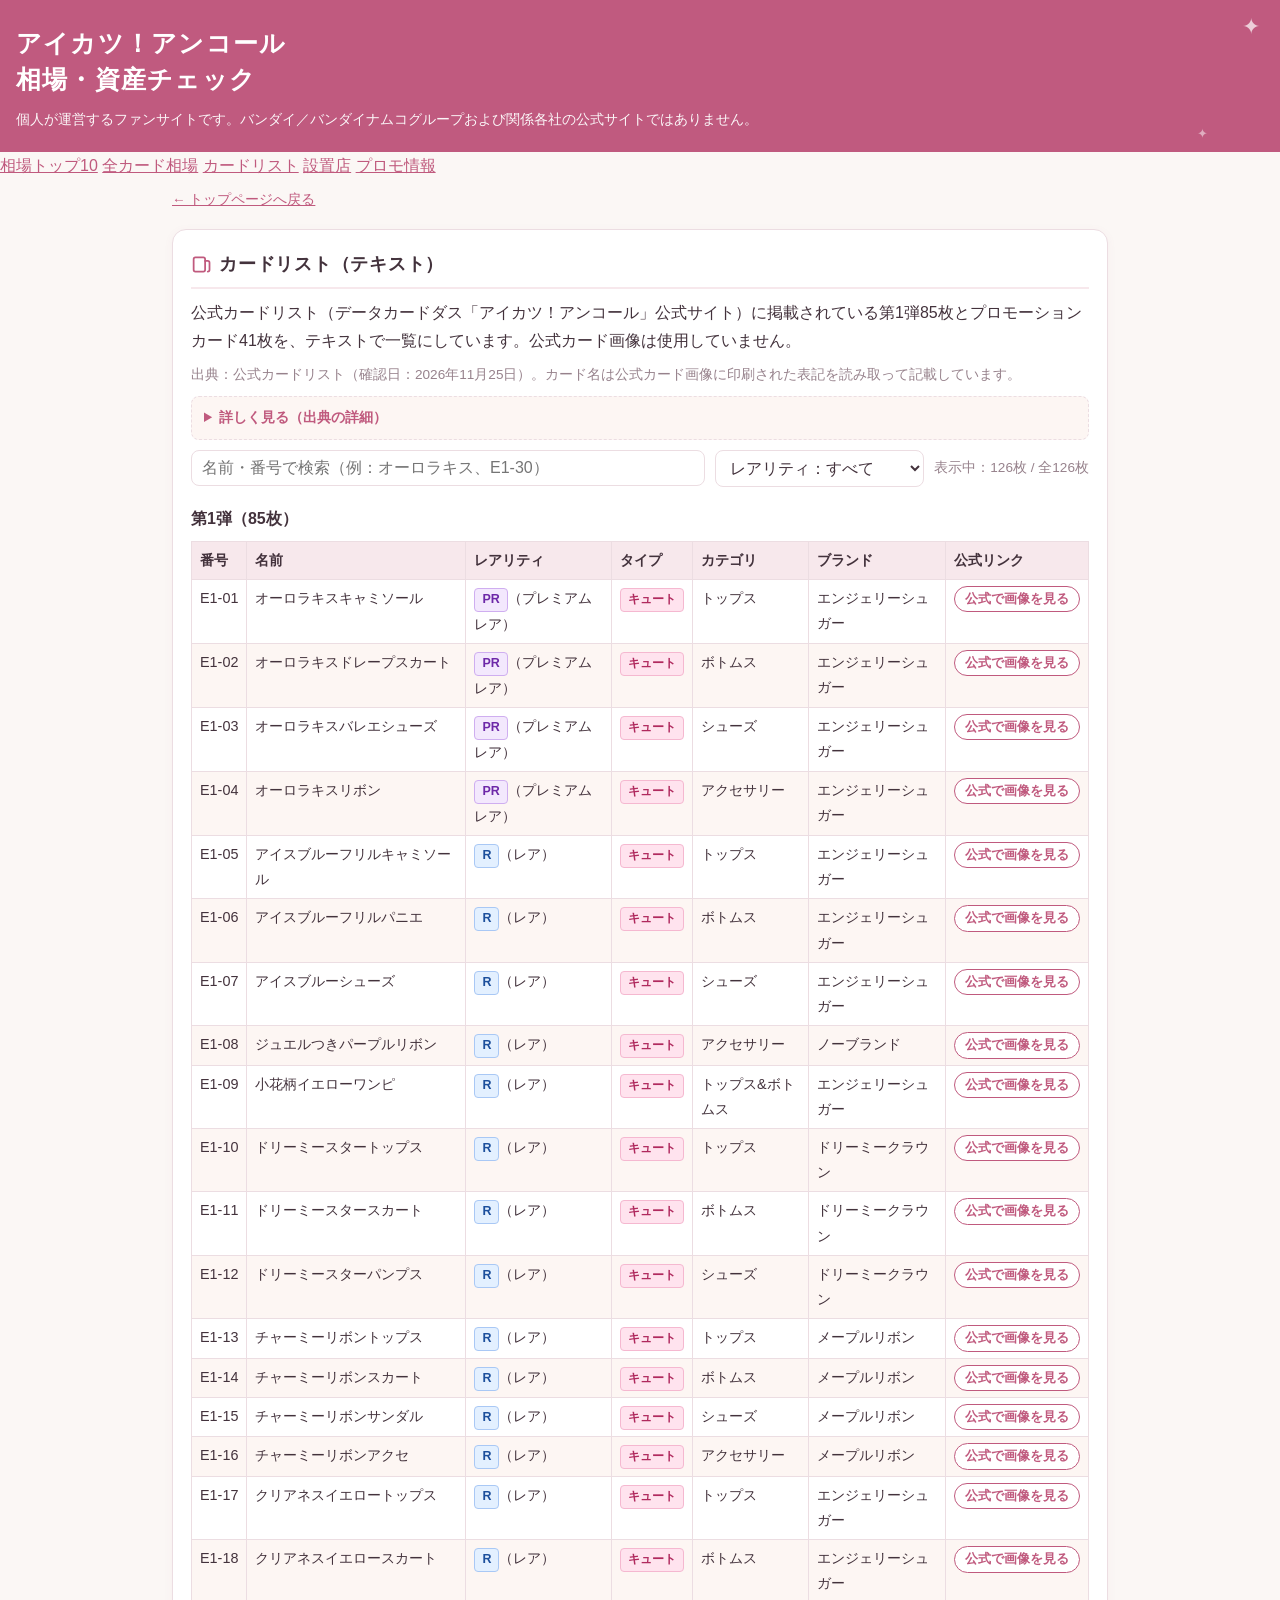
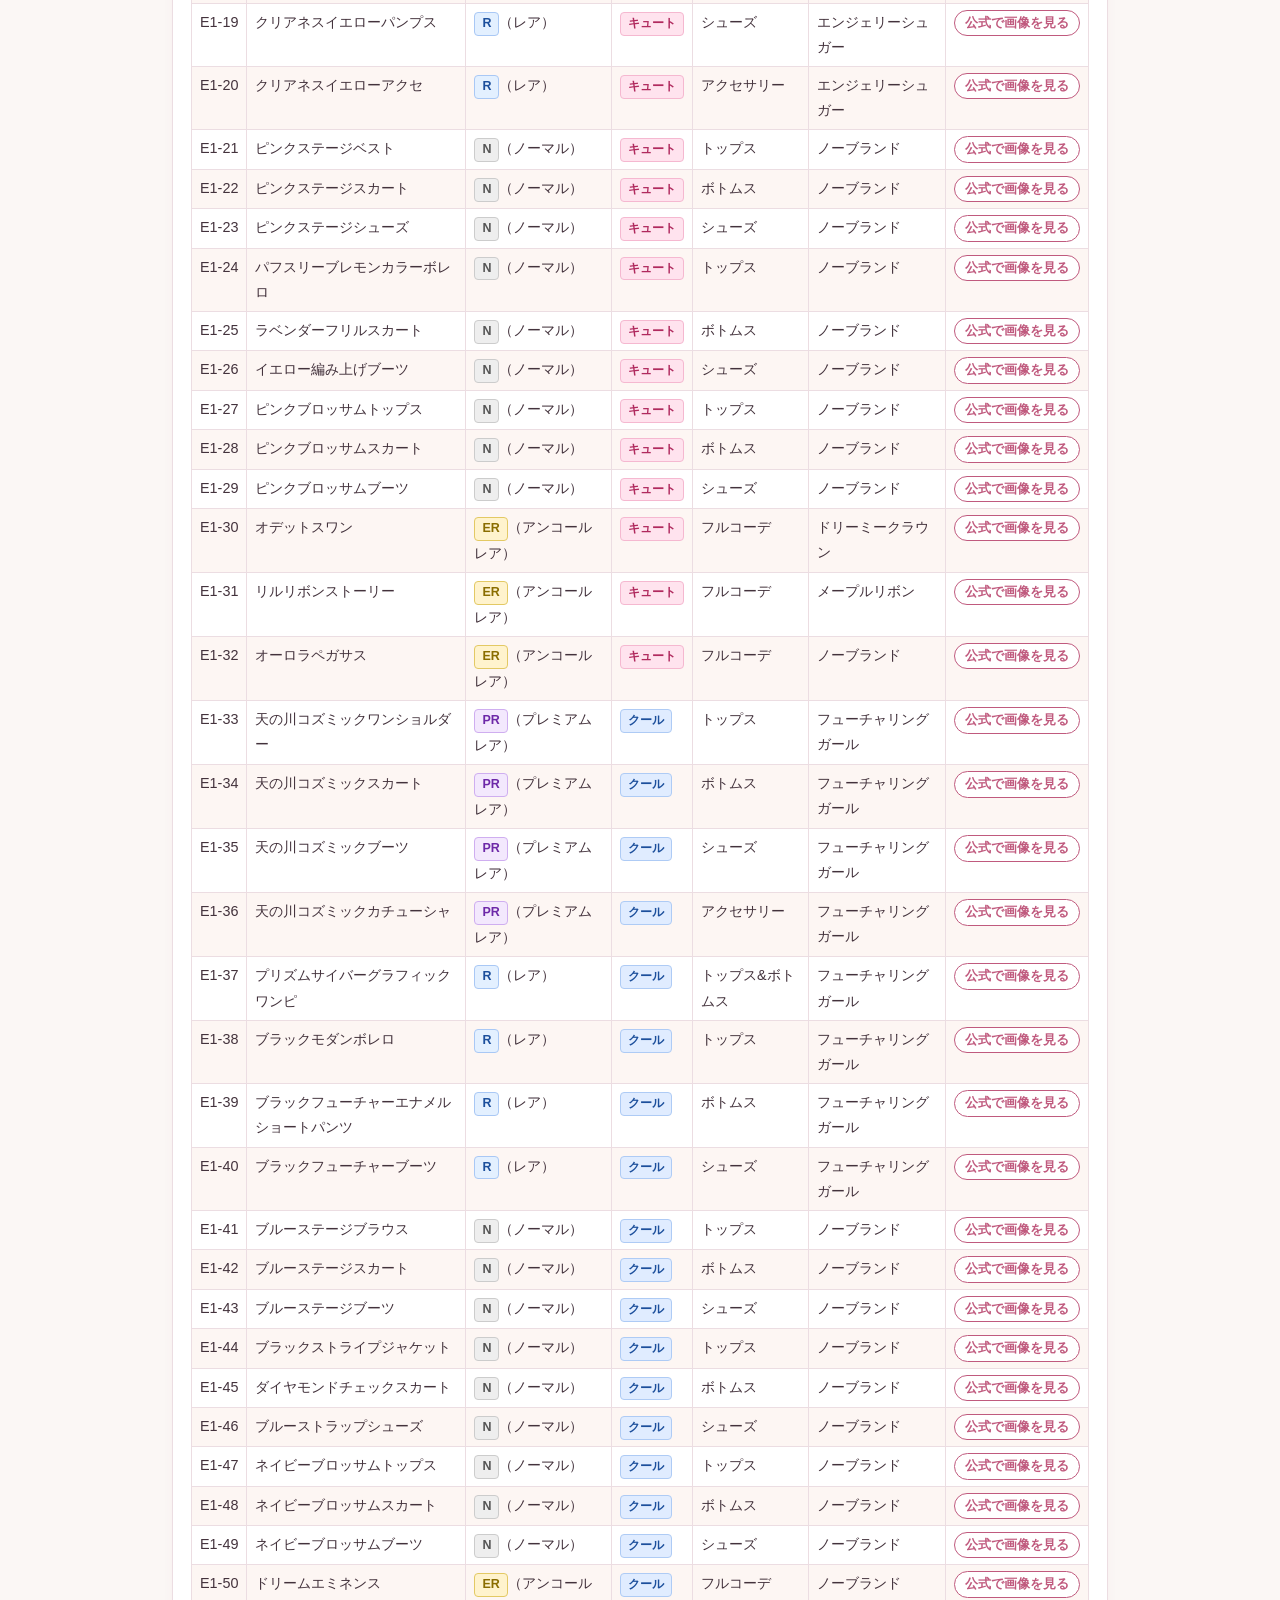
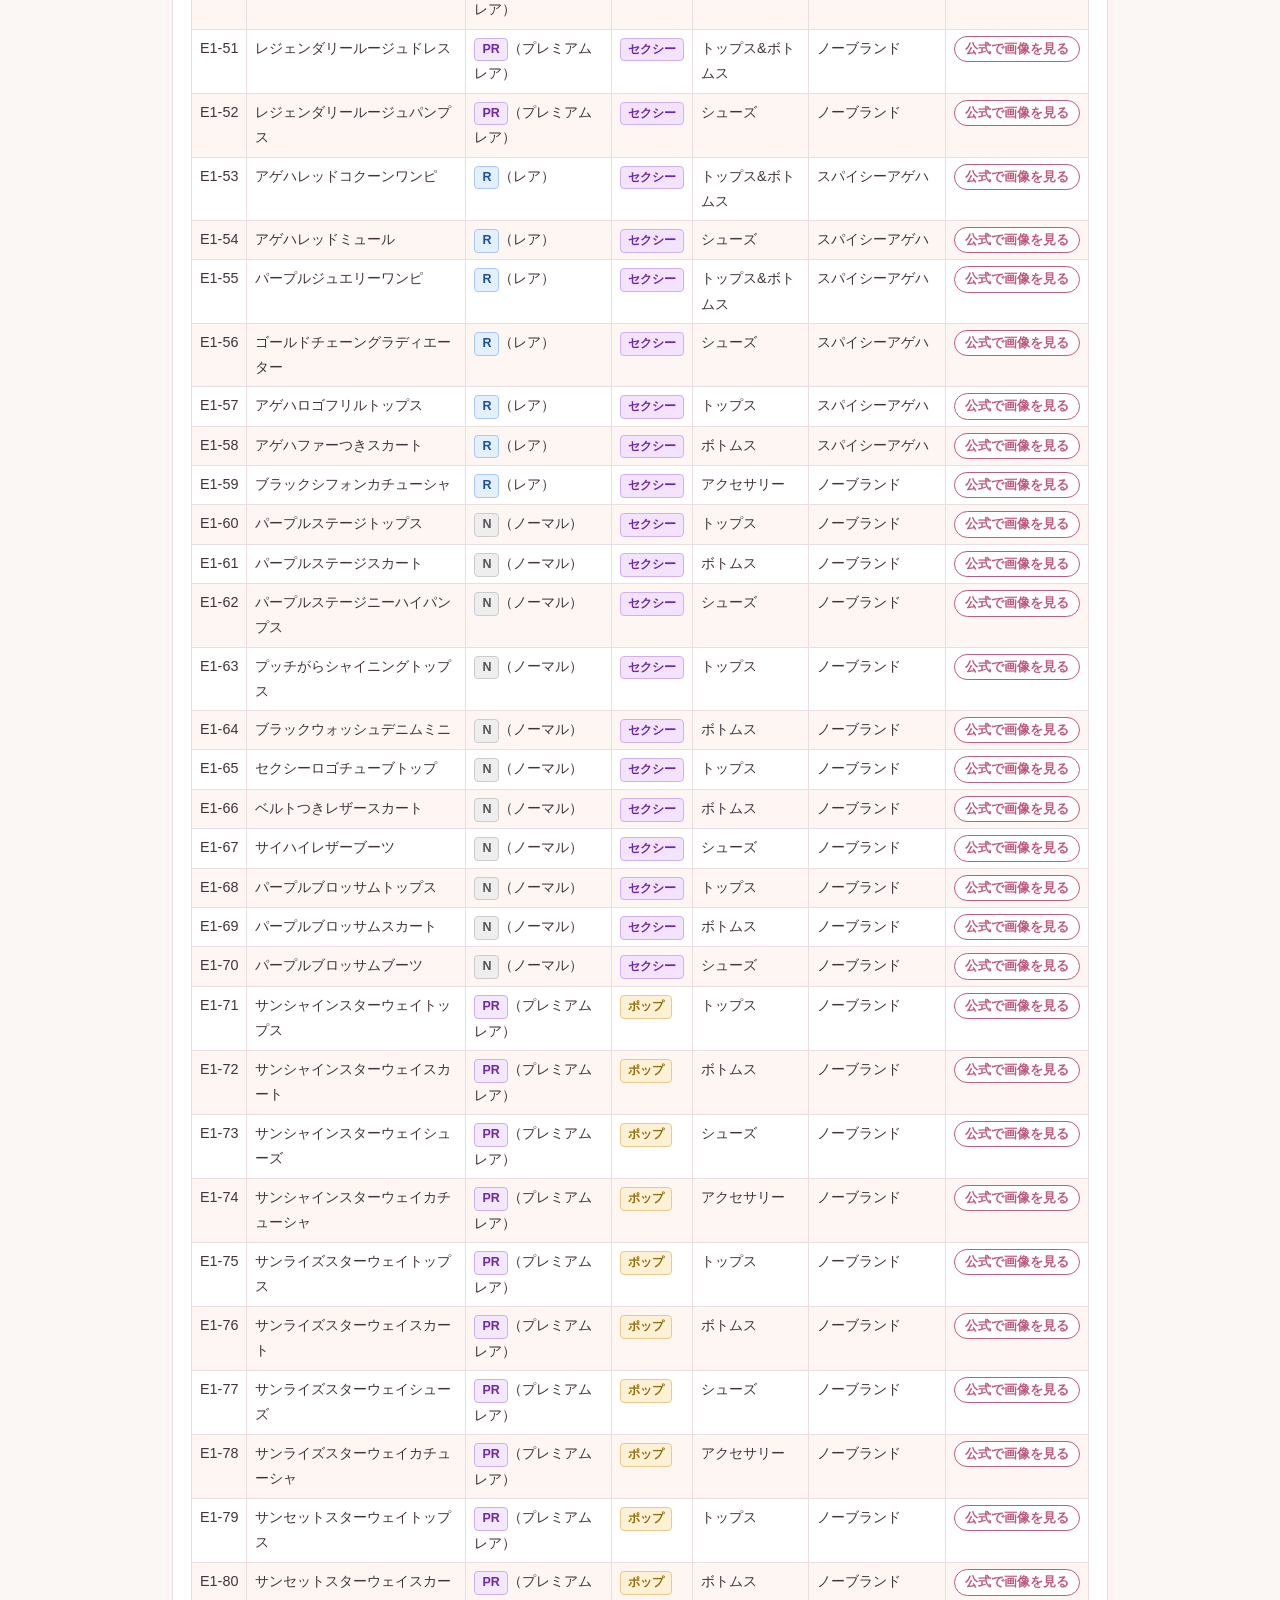
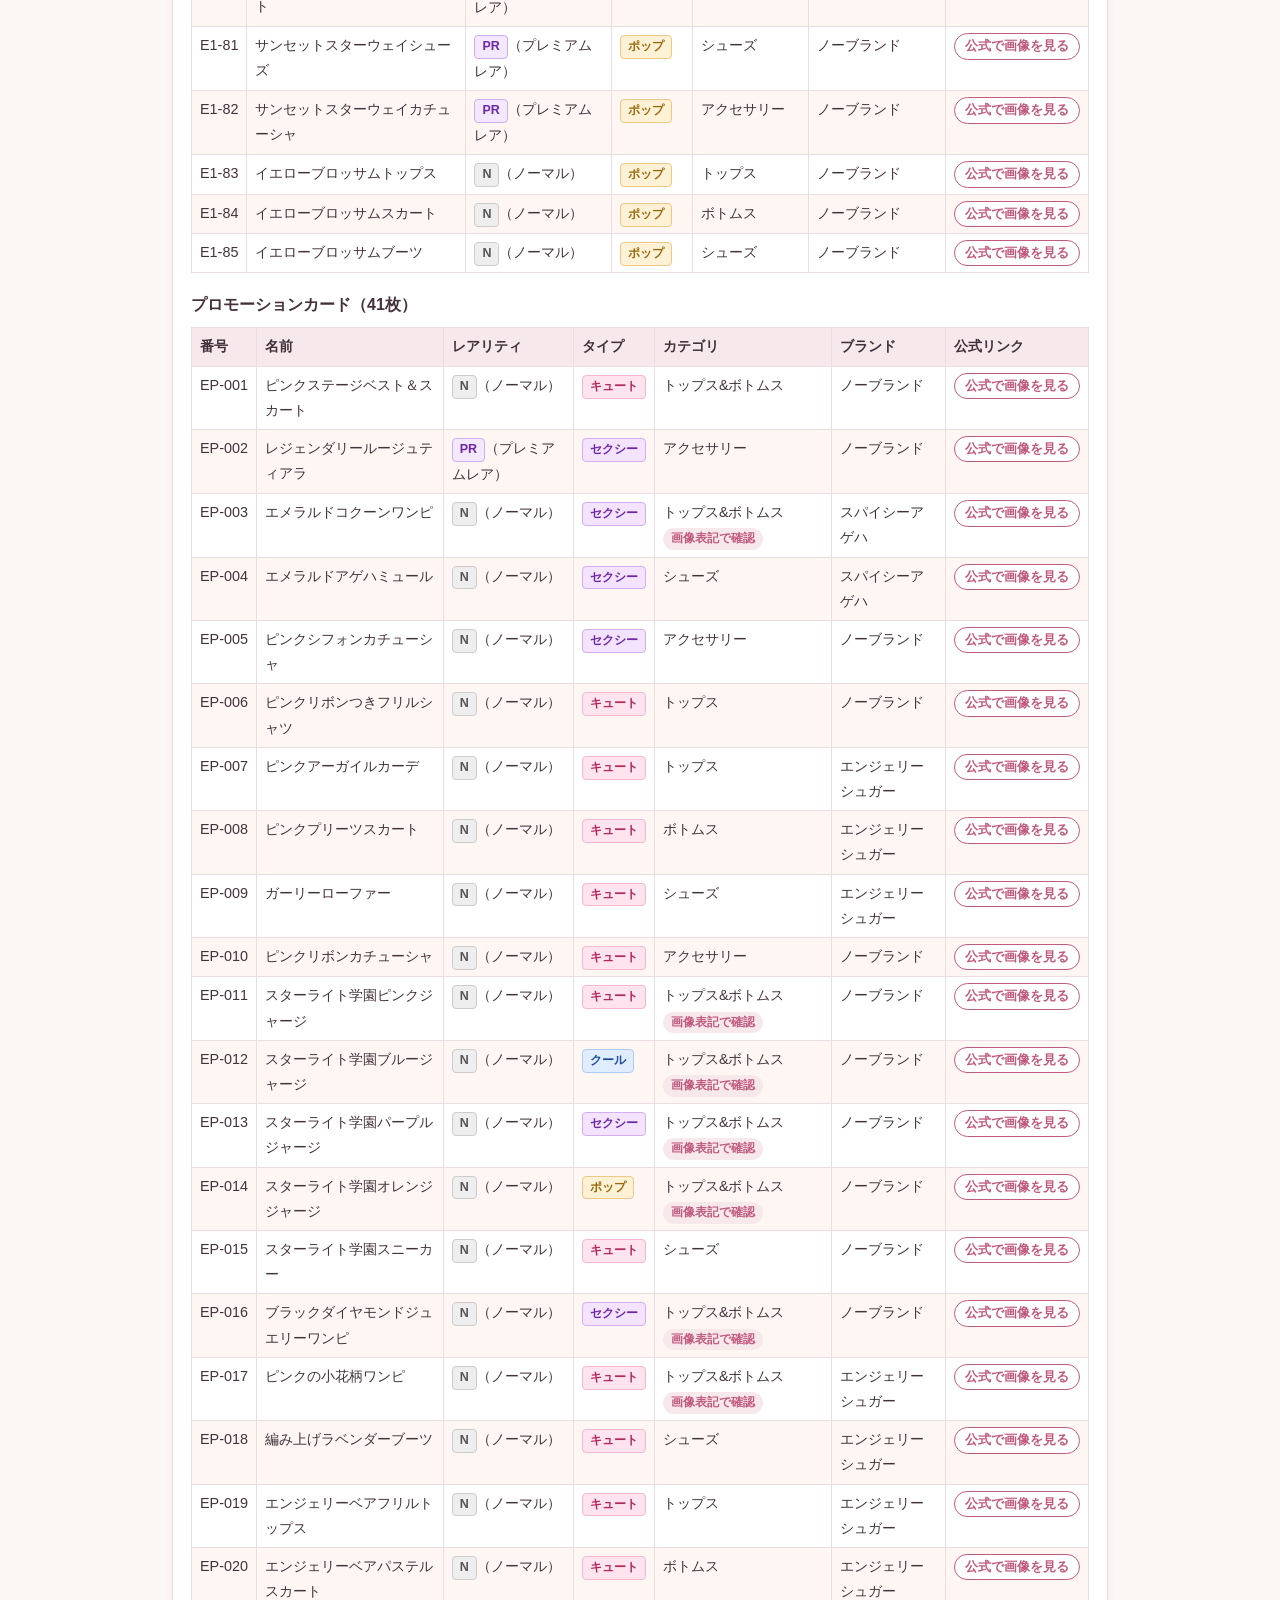
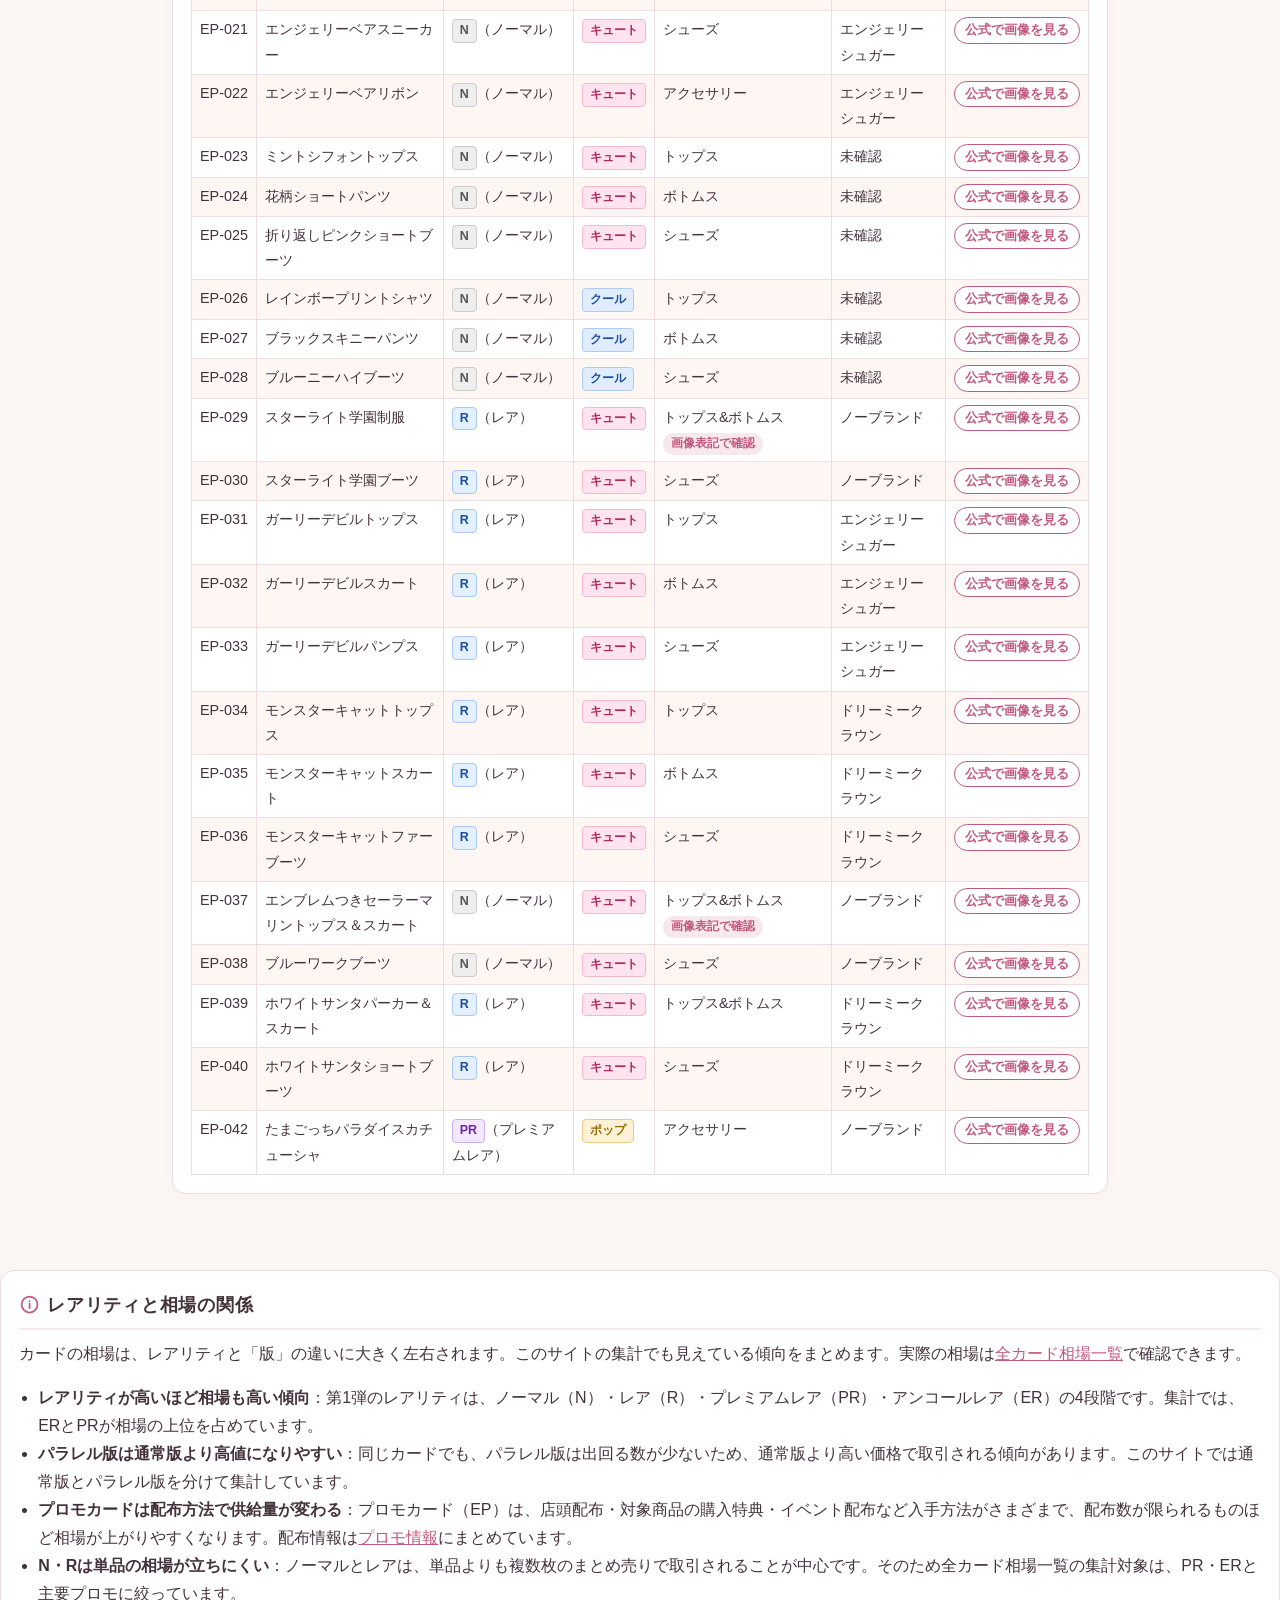
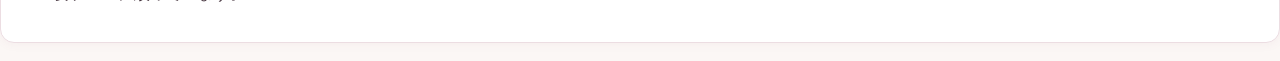
<file: cards.html>
<!DOCTYPE html>
<html lang="ja">
<head>
<meta charset="utf-8">
<meta name="viewport" content="width=device-width, initial-scale=1">
<title>カードリスト｜アイカツ！アンコール 相場・資産チェック</title>
<meta name="description" content="データカードダス「アイカツ！アンコール」の第1弾全カードとプロモーションカードのテキスト一覧をまとめた個人運営のファンサイトです。公式サイトではありません。">
<link rel="stylesheet" href="style.css">
<link rel="manifest" href="manifest.webmanifest">
<meta name="theme-color" content="#c05a7e">
<link rel="apple-touch-icon" href="icons/apple-touch-icon.png">
<meta name="mobile-web-app-capable" content="yes">
<meta name="apple-mobile-web-app-capable" content="yes">
<meta name="apple-mobile-web-app-status-bar-style" content="default">
<meta name="apple-mobile-web-app-title" content="アイカツ相場">

<meta property="og:type" content="website">
<meta property="og:site_name" content="アイカツ！アンコール 相場・資産チェック">
<meta property="og:title" content="カードリスト｜アイカツ！アンコール 相場・資産チェック">
<meta property="og:description" content="「アイカツ！アンコール」第1弾の全カードリスト。レアリティで絞り込み検索ができ、各カードから公式カードリストで画像を確認できます。">
<meta property="og:url" content="https://aikatsu-encore.com/cards">
<meta property="og:image" content="https://aikatsu-encore.com/og-image.png">
<meta name="twitter:card" content="summary_large_image">
<script async src="https://pagead2.googlesyndication.com/pagead/js/adsbygoogle.js?client=ca-pub-5454950688835908" crossorigin="anonymous"></script>
</head>
<body>
<header class="site-header">
  <h1><a href="index.html" style="color:inherit;text-decoration:none;">アイカツ！アンコール<br>相場・資産チェック</a></h1>
  <p>個人が運営するファンサイトです。バンダイ／バンダイナムコグループおよび関係各社の公式サイトではありません。</p>
</header>
<nav class="chipnav" aria-label="ページ移動">
  <a class="chip" href="index.html#prices">相場トップ10</a>
  <a class="chip" href="allprices.html">全カード相場</a>
  <a class="chip" href="cards.html">カードリスト</a>
  <a class="chip" href="stores.html">設置店</a>
  <a class="chip" href="promo.html">プロモ情報</a>
</nav>
<div class="wrap">
<p class="note"><a href="index.html">← トップページへ戻る</a></p>
<section id="cardlist">
  <h2><svg class="h2-icon" viewBox="0 0 24 24" fill="none" stroke="currentColor" stroke-width="2" stroke-linecap="round" stroke-linejoin="round" aria-hidden="true"><rect x="3" y="5" width="13" height="16" rx="2"/><path d="M16 9h3a2 2 0 0 1 2 2v8a2 2 0 0 1-2 2"/></svg>カードリスト（テキスト）</h2>
  <p>公式カードリスト（データカードダス「アイカツ！アンコール」公式サイト）に掲載されている第1弾85枚とプロモーションカード41枚を、テキストで一覧にしています。公式カード画像は使用していません。</p>
  <p class="note">出典：公式カードリスト（確認日：2026年11月25日）。カード名は公式カード画像に印刷された表記を読み取って記載しています。</p>
  <details class="more"><summary>詳しく見る（出典の詳細）</summary><p class="note">出典：公式カードリスト https://dcd.aikatsu.com/encore/cardlist/ （確認日：2026年11月25日）。番号・レアリティ・タイプ・ブランドと、ほとんどのカテゴリは公式リストの絞り込み機能で取得しました。カード名は公式カード画像に印刷された表記を読み取って記載しています。プロモーションカード9枚（EP-003、EP-011〜EP-014、EP-016、EP-017、EP-029、EP-037）のカテゴリは公式リストの絞り込みでは取得できなかったため、公式カード画像に印刷されたカテゴリ表記を確認して記載し、「画像表記で確認」の印を付けています。EP-023〜EP-028のブランドは公式に確認できていないため「未確認」と記載しています。各カードの「公式で画像を見る」は公式カードリストのページへのリンクです（別タブで開きます）。公式側でカードごとの個別ページURLは確認できなかったため、全カードとも同じカードリストのページへリンクしています。</p></details>
  <div class="filters">
    <input type="search" id="card-search" placeholder="名前・番号で検索（例：オーロラキス、E1-30）" aria-label="カード検索">
    <select id="rarity-filter" aria-label="レアリティで絞り込み">
      <option value="">レアリティ：すべて</option>
      <option value="ER">ER（アンコールレア）</option>
      <option value="PR">PR（プレミアムレア）</option>
      <option value="R">R（レア）</option>
      <option value="N">N（ノーマル）</option>
    </select>
    <span class="note" id="card-count"></span>
  </div>
  <h3>第1弾（85枚）</h3>
  <div class="table-scroll">
  <table class="card-table">
    <thead><tr><th>番号</th><th>名前</th><th>レアリティ</th><th>タイプ</th><th>カテゴリ</th><th>ブランド</th><th>公式リンク</th></tr></thead>
    <tbody>
<tr data-name="E1-01 オーロラキスキャミソール" data-rarity="PR"><td class="num">E1-01</td><td>オーロラキスキャミソール</td><td><span class="rarity rarity-pr">PR</span>（プレミアムレア）</td><td><span class="ctype ctype-cute">キュート</span></td><td>トップス</td><td>エンジェリーシュガー</td><td><a class="official-link" href="https://dcd.aikatsu.com/encore/cardlist/" target="_blank" rel="noopener">公式で画像を見る</a></td></tr>
<tr data-name="E1-02 オーロラキスドレープスカート" data-rarity="PR"><td class="num">E1-02</td><td>オーロラキスドレープスカート</td><td><span class="rarity rarity-pr">PR</span>（プレミアムレア）</td><td><span class="ctype ctype-cute">キュート</span></td><td>ボトムス</td><td>エンジェリーシュガー</td><td><a class="official-link" href="https://dcd.aikatsu.com/encore/cardlist/" target="_blank" rel="noopener">公式で画像を見る</a></td></tr>
<tr data-name="E1-03 オーロラキスバレエシューズ" data-rarity="PR"><td class="num">E1-03</td><td>オーロラキスバレエシューズ</td><td><span class="rarity rarity-pr">PR</span>（プレミアムレア）</td><td><span class="ctype ctype-cute">キュート</span></td><td>シューズ</td><td>エンジェリーシュガー</td><td><a class="official-link" href="https://dcd.aikatsu.com/encore/cardlist/" target="_blank" rel="noopener">公式で画像を見る</a></td></tr>
<tr data-name="E1-04 オーロラキスリボン" data-rarity="PR"><td class="num">E1-04</td><td>オーロラキスリボン</td><td><span class="rarity rarity-pr">PR</span>（プレミアムレア）</td><td><span class="ctype ctype-cute">キュート</span></td><td>アクセサリー</td><td>エンジェリーシュガー</td><td><a class="official-link" href="https://dcd.aikatsu.com/encore/cardlist/" target="_blank" rel="noopener">公式で画像を見る</a></td></tr>
<tr data-name="E1-05 アイスブルーフリルキャミソール" data-rarity="R"><td class="num">E1-05</td><td>アイスブルーフリルキャミソール</td><td><span class="rarity rarity-r">R</span>（レア）</td><td><span class="ctype ctype-cute">キュート</span></td><td>トップス</td><td>エンジェリーシュガー</td><td><a class="official-link" href="https://dcd.aikatsu.com/encore/cardlist/" target="_blank" rel="noopener">公式で画像を見る</a></td></tr>
<tr data-name="E1-06 アイスブルーフリルパニエ" data-rarity="R"><td class="num">E1-06</td><td>アイスブルーフリルパニエ</td><td><span class="rarity rarity-r">R</span>（レア）</td><td><span class="ctype ctype-cute">キュート</span></td><td>ボトムス</td><td>エンジェリーシュガー</td><td><a class="official-link" href="https://dcd.aikatsu.com/encore/cardlist/" target="_blank" rel="noopener">公式で画像を見る</a></td></tr>
<tr data-name="E1-07 アイスブルーシューズ" data-rarity="R"><td class="num">E1-07</td><td>アイスブルーシューズ</td><td><span class="rarity rarity-r">R</span>（レア）</td><td><span class="ctype ctype-cute">キュート</span></td><td>シューズ</td><td>エンジェリーシュガー</td><td><a class="official-link" href="https://dcd.aikatsu.com/encore/cardlist/" target="_blank" rel="noopener">公式で画像を見る</a></td></tr>
<tr data-name="E1-08 ジュエルつきパープルリボン" data-rarity="R"><td class="num">E1-08</td><td>ジュエルつきパープルリボン</td><td><span class="rarity rarity-r">R</span>（レア）</td><td><span class="ctype ctype-cute">キュート</span></td><td>アクセサリー</td><td>ノーブランド</td><td><a class="official-link" href="https://dcd.aikatsu.com/encore/cardlist/" target="_blank" rel="noopener">公式で画像を見る</a></td></tr>
<tr data-name="E1-09 小花柄イエローワンピ" data-rarity="R"><td class="num">E1-09</td><td>小花柄イエローワンピ</td><td><span class="rarity rarity-r">R</span>（レア）</td><td><span class="ctype ctype-cute">キュート</span></td><td>トップス&amp;ボトムス</td><td>エンジェリーシュガー</td><td><a class="official-link" href="https://dcd.aikatsu.com/encore/cardlist/" target="_blank" rel="noopener">公式で画像を見る</a></td></tr>
<tr data-name="E1-10 ドリーミースタートップス" data-rarity="R"><td class="num">E1-10</td><td>ドリーミースタートップス</td><td><span class="rarity rarity-r">R</span>（レア）</td><td><span class="ctype ctype-cute">キュート</span></td><td>トップス</td><td>ドリーミークラウン</td><td><a class="official-link" href="https://dcd.aikatsu.com/encore/cardlist/" target="_blank" rel="noopener">公式で画像を見る</a></td></tr>
<tr data-name="E1-11 ドリーミースタースカート" data-rarity="R"><td class="num">E1-11</td><td>ドリーミースタースカート</td><td><span class="rarity rarity-r">R</span>（レア）</td><td><span class="ctype ctype-cute">キュート</span></td><td>ボトムス</td><td>ドリーミークラウン</td><td><a class="official-link" href="https://dcd.aikatsu.com/encore/cardlist/" target="_blank" rel="noopener">公式で画像を見る</a></td></tr>
<tr data-name="E1-12 ドリーミースターパンプス" data-rarity="R"><td class="num">E1-12</td><td>ドリーミースターパンプス</td><td><span class="rarity rarity-r">R</span>（レア）</td><td><span class="ctype ctype-cute">キュート</span></td><td>シューズ</td><td>ドリーミークラウン</td><td><a class="official-link" href="https://dcd.aikatsu.com/encore/cardlist/" target="_blank" rel="noopener">公式で画像を見る</a></td></tr>
<tr data-name="E1-13 チャーミーリボントップス" data-rarity="R"><td class="num">E1-13</td><td>チャーミーリボントップス</td><td><span class="rarity rarity-r">R</span>（レア）</td><td><span class="ctype ctype-cute">キュート</span></td><td>トップス</td><td>メープルリボン</td><td><a class="official-link" href="https://dcd.aikatsu.com/encore/cardlist/" target="_blank" rel="noopener">公式で画像を見る</a></td></tr>
<tr data-name="E1-14 チャーミーリボンスカート" data-rarity="R"><td class="num">E1-14</td><td>チャーミーリボンスカート</td><td><span class="rarity rarity-r">R</span>（レア）</td><td><span class="ctype ctype-cute">キュート</span></td><td>ボトムス</td><td>メープルリボン</td><td><a class="official-link" href="https://dcd.aikatsu.com/encore/cardlist/" target="_blank" rel="noopener">公式で画像を見る</a></td></tr>
<tr data-name="E1-15 チャーミーリボンサンダル" data-rarity="R"><td class="num">E1-15</td><td>チャーミーリボンサンダル</td><td><span class="rarity rarity-r">R</span>（レア）</td><td><span class="ctype ctype-cute">キュート</span></td><td>シューズ</td><td>メープルリボン</td><td><a class="official-link" href="https://dcd.aikatsu.com/encore/cardlist/" target="_blank" rel="noopener">公式で画像を見る</a></td></tr>
<tr data-name="E1-16 チャーミーリボンアクセ" data-rarity="R"><td class="num">E1-16</td><td>チャーミーリボンアクセ</td><td><span class="rarity rarity-r">R</span>（レア）</td><td><span class="ctype ctype-cute">キュート</span></td><td>アクセサリー</td><td>メープルリボン</td><td><a class="official-link" href="https://dcd.aikatsu.com/encore/cardlist/" target="_blank" rel="noopener">公式で画像を見る</a></td></tr>
<tr data-name="E1-17 クリアネスイエロートップス" data-rarity="R"><td class="num">E1-17</td><td>クリアネスイエロートップス</td><td><span class="rarity rarity-r">R</span>（レア）</td><td><span class="ctype ctype-cute">キュート</span></td><td>トップス</td><td>エンジェリーシュガー</td><td><a class="official-link" href="https://dcd.aikatsu.com/encore/cardlist/" target="_blank" rel="noopener">公式で画像を見る</a></td></tr>
<tr data-name="E1-18 クリアネスイエロースカート" data-rarity="R"><td class="num">E1-18</td><td>クリアネスイエロースカート</td><td><span class="rarity rarity-r">R</span>（レア）</td><td><span class="ctype ctype-cute">キュート</span></td><td>ボトムス</td><td>エンジェリーシュガー</td><td><a class="official-link" href="https://dcd.aikatsu.com/encore/cardlist/" target="_blank" rel="noopener">公式で画像を見る</a></td></tr>
<tr data-name="E1-19 クリアネスイエローパンプス" data-rarity="R"><td class="num">E1-19</td><td>クリアネスイエローパンプス</td><td><span class="rarity rarity-r">R</span>（レア）</td><td><span class="ctype ctype-cute">キュート</span></td><td>シューズ</td><td>エンジェリーシュガー</td><td><a class="official-link" href="https://dcd.aikatsu.com/encore/cardlist/" target="_blank" rel="noopener">公式で画像を見る</a></td></tr>
<tr data-name="E1-20 クリアネスイエローアクセ" data-rarity="R"><td class="num">E1-20</td><td>クリアネスイエローアクセ</td><td><span class="rarity rarity-r">R</span>（レア）</td><td><span class="ctype ctype-cute">キュート</span></td><td>アクセサリー</td><td>エンジェリーシュガー</td><td><a class="official-link" href="https://dcd.aikatsu.com/encore/cardlist/" target="_blank" rel="noopener">公式で画像を見る</a></td></tr>
<tr data-name="E1-21 ピンクステージベスト" data-rarity="N"><td class="num">E1-21</td><td>ピンクステージベスト</td><td><span class="rarity rarity-n">N</span>（ノーマル）</td><td><span class="ctype ctype-cute">キュート</span></td><td>トップス</td><td>ノーブランド</td><td><a class="official-link" href="https://dcd.aikatsu.com/encore/cardlist/" target="_blank" rel="noopener">公式で画像を見る</a></td></tr>
<tr data-name="E1-22 ピンクステージスカート" data-rarity="N"><td class="num">E1-22</td><td>ピンクステージスカート</td><td><span class="rarity rarity-n">N</span>（ノーマル）</td><td><span class="ctype ctype-cute">キュート</span></td><td>ボトムス</td><td>ノーブランド</td><td><a class="official-link" href="https://dcd.aikatsu.com/encore/cardlist/" target="_blank" rel="noopener">公式で画像を見る</a></td></tr>
<tr data-name="E1-23 ピンクステージシューズ" data-rarity="N"><td class="num">E1-23</td><td>ピンクステージシューズ</td><td><span class="rarity rarity-n">N</span>（ノーマル）</td><td><span class="ctype ctype-cute">キュート</span></td><td>シューズ</td><td>ノーブランド</td><td><a class="official-link" href="https://dcd.aikatsu.com/encore/cardlist/" target="_blank" rel="noopener">公式で画像を見る</a></td></tr>
<tr data-name="E1-24 パフスリーブレモンカラーボレロ" data-rarity="N"><td class="num">E1-24</td><td>パフスリーブレモンカラーボレロ</td><td><span class="rarity rarity-n">N</span>（ノーマル）</td><td><span class="ctype ctype-cute">キュート</span></td><td>トップス</td><td>ノーブランド</td><td><a class="official-link" href="https://dcd.aikatsu.com/encore/cardlist/" target="_blank" rel="noopener">公式で画像を見る</a></td></tr>
<tr data-name="E1-25 ラベンダーフリルスカート" data-rarity="N"><td class="num">E1-25</td><td>ラベンダーフリルスカート</td><td><span class="rarity rarity-n">N</span>（ノーマル）</td><td><span class="ctype ctype-cute">キュート</span></td><td>ボトムス</td><td>ノーブランド</td><td><a class="official-link" href="https://dcd.aikatsu.com/encore/cardlist/" target="_blank" rel="noopener">公式で画像を見る</a></td></tr>
<tr data-name="E1-26 イエロー編み上げブーツ" data-rarity="N"><td class="num">E1-26</td><td>イエロー編み上げブーツ</td><td><span class="rarity rarity-n">N</span>（ノーマル）</td><td><span class="ctype ctype-cute">キュート</span></td><td>シューズ</td><td>ノーブランド</td><td><a class="official-link" href="https://dcd.aikatsu.com/encore/cardlist/" target="_blank" rel="noopener">公式で画像を見る</a></td></tr>
<tr data-name="E1-27 ピンクブロッサムトップス" data-rarity="N"><td class="num">E1-27</td><td>ピンクブロッサムトップス</td><td><span class="rarity rarity-n">N</span>（ノーマル）</td><td><span class="ctype ctype-cute">キュート</span></td><td>トップス</td><td>ノーブランド</td><td><a class="official-link" href="https://dcd.aikatsu.com/encore/cardlist/" target="_blank" rel="noopener">公式で画像を見る</a></td></tr>
<tr data-name="E1-28 ピンクブロッサムスカート" data-rarity="N"><td class="num">E1-28</td><td>ピンクブロッサムスカート</td><td><span class="rarity rarity-n">N</span>（ノーマル）</td><td><span class="ctype ctype-cute">キュート</span></td><td>ボトムス</td><td>ノーブランド</td><td><a class="official-link" href="https://dcd.aikatsu.com/encore/cardlist/" target="_blank" rel="noopener">公式で画像を見る</a></td></tr>
<tr data-name="E1-29 ピンクブロッサムブーツ" data-rarity="N"><td class="num">E1-29</td><td>ピンクブロッサムブーツ</td><td><span class="rarity rarity-n">N</span>（ノーマル）</td><td><span class="ctype ctype-cute">キュート</span></td><td>シューズ</td><td>ノーブランド</td><td><a class="official-link" href="https://dcd.aikatsu.com/encore/cardlist/" target="_blank" rel="noopener">公式で画像を見る</a></td></tr>
<tr data-name="E1-30 オデットスワン" data-rarity="ER"><td class="num">E1-30</td><td>オデットスワン</td><td><span class="rarity rarity-er">ER</span>（アンコールレア）</td><td><span class="ctype ctype-cute">キュート</span></td><td>フルコーデ</td><td>ドリーミークラウン</td><td><a class="official-link" href="https://dcd.aikatsu.com/encore/cardlist/" target="_blank" rel="noopener">公式で画像を見る</a></td></tr>
<tr data-name="E1-31 リルリボンストーリー" data-rarity="ER"><td class="num">E1-31</td><td>リルリボンストーリー</td><td><span class="rarity rarity-er">ER</span>（アンコールレア）</td><td><span class="ctype ctype-cute">キュート</span></td><td>フルコーデ</td><td>メープルリボン</td><td><a class="official-link" href="https://dcd.aikatsu.com/encore/cardlist/" target="_blank" rel="noopener">公式で画像を見る</a></td></tr>
<tr data-name="E1-32 オーロラペガサス" data-rarity="ER"><td class="num">E1-32</td><td>オーロラペガサス</td><td><span class="rarity rarity-er">ER</span>（アンコールレア）</td><td><span class="ctype ctype-cute">キュート</span></td><td>フルコーデ</td><td>ノーブランド</td><td><a class="official-link" href="https://dcd.aikatsu.com/encore/cardlist/" target="_blank" rel="noopener">公式で画像を見る</a></td></tr>
<tr data-name="E1-33 天の川コズミックワンショルダー" data-rarity="PR"><td class="num">E1-33</td><td>天の川コズミックワンショルダー</td><td><span class="rarity rarity-pr">PR</span>（プレミアムレア）</td><td><span class="ctype ctype-cool">クール</span></td><td>トップス</td><td>フューチャリングガール</td><td><a class="official-link" href="https://dcd.aikatsu.com/encore/cardlist/" target="_blank" rel="noopener">公式で画像を見る</a></td></tr>
<tr data-name="E1-34 天の川コズミックスカート" data-rarity="PR"><td class="num">E1-34</td><td>天の川コズミックスカート</td><td><span class="rarity rarity-pr">PR</span>（プレミアムレア）</td><td><span class="ctype ctype-cool">クール</span></td><td>ボトムス</td><td>フューチャリングガール</td><td><a class="official-link" href="https://dcd.aikatsu.com/encore/cardlist/" target="_blank" rel="noopener">公式で画像を見る</a></td></tr>
<tr data-name="E1-35 天の川コズミックブーツ" data-rarity="PR"><td class="num">E1-35</td><td>天の川コズミックブーツ</td><td><span class="rarity rarity-pr">PR</span>（プレミアムレア）</td><td><span class="ctype ctype-cool">クール</span></td><td>シューズ</td><td>フューチャリングガール</td><td><a class="official-link" href="https://dcd.aikatsu.com/encore/cardlist/" target="_blank" rel="noopener">公式で画像を見る</a></td></tr>
<tr data-name="E1-36 天の川コズミックカチューシャ" data-rarity="PR"><td class="num">E1-36</td><td>天の川コズミックカチューシャ</td><td><span class="rarity rarity-pr">PR</span>（プレミアムレア）</td><td><span class="ctype ctype-cool">クール</span></td><td>アクセサリー</td><td>フューチャリングガール</td><td><a class="official-link" href="https://dcd.aikatsu.com/encore/cardlist/" target="_blank" rel="noopener">公式で画像を見る</a></td></tr>
<tr data-name="E1-37 プリズムサイバーグラフィックワンピ" data-rarity="R"><td class="num">E1-37</td><td>プリズムサイバーグラフィックワンピ</td><td><span class="rarity rarity-r">R</span>（レア）</td><td><span class="ctype ctype-cool">クール</span></td><td>トップス&amp;ボトムス</td><td>フューチャリングガール</td><td><a class="official-link" href="https://dcd.aikatsu.com/encore/cardlist/" target="_blank" rel="noopener">公式で画像を見る</a></td></tr>
<tr data-name="E1-38 ブラックモダンボレロ" data-rarity="R"><td class="num">E1-38</td><td>ブラックモダンボレロ</td><td><span class="rarity rarity-r">R</span>（レア）</td><td><span class="ctype ctype-cool">クール</span></td><td>トップス</td><td>フューチャリングガール</td><td><a class="official-link" href="https://dcd.aikatsu.com/encore/cardlist/" target="_blank" rel="noopener">公式で画像を見る</a></td></tr>
<tr data-name="E1-39 ブラックフューチャーエナメルショートパンツ" data-rarity="R"><td class="num">E1-39</td><td>ブラックフューチャーエナメルショートパンツ</td><td><span class="rarity rarity-r">R</span>（レア）</td><td><span class="ctype ctype-cool">クール</span></td><td>ボトムス</td><td>フューチャリングガール</td><td><a class="official-link" href="https://dcd.aikatsu.com/encore/cardlist/" target="_blank" rel="noopener">公式で画像を見る</a></td></tr>
<tr data-name="E1-40 ブラックフューチャーブーツ" data-rarity="R"><td class="num">E1-40</td><td>ブラックフューチャーブーツ</td><td><span class="rarity rarity-r">R</span>（レア）</td><td><span class="ctype ctype-cool">クール</span></td><td>シューズ</td><td>フューチャリングガール</td><td><a class="official-link" href="https://dcd.aikatsu.com/encore/cardlist/" target="_blank" rel="noopener">公式で画像を見る</a></td></tr>
<tr data-name="E1-41 ブルーステージブラウス" data-rarity="N"><td class="num">E1-41</td><td>ブルーステージブラウス</td><td><span class="rarity rarity-n">N</span>（ノーマル）</td><td><span class="ctype ctype-cool">クール</span></td><td>トップス</td><td>ノーブランド</td><td><a class="official-link" href="https://dcd.aikatsu.com/encore/cardlist/" target="_blank" rel="noopener">公式で画像を見る</a></td></tr>
<tr data-name="E1-42 ブルーステージスカート" data-rarity="N"><td class="num">E1-42</td><td>ブルーステージスカート</td><td><span class="rarity rarity-n">N</span>（ノーマル）</td><td><span class="ctype ctype-cool">クール</span></td><td>ボトムス</td><td>ノーブランド</td><td><a class="official-link" href="https://dcd.aikatsu.com/encore/cardlist/" target="_blank" rel="noopener">公式で画像を見る</a></td></tr>
<tr data-name="E1-43 ブルーステージブーツ" data-rarity="N"><td class="num">E1-43</td><td>ブルーステージブーツ</td><td><span class="rarity rarity-n">N</span>（ノーマル）</td><td><span class="ctype ctype-cool">クール</span></td><td>シューズ</td><td>ノーブランド</td><td><a class="official-link" href="https://dcd.aikatsu.com/encore/cardlist/" target="_blank" rel="noopener">公式で画像を見る</a></td></tr>
<tr data-name="E1-44 ブラックストライプジャケット" data-rarity="N"><td class="num">E1-44</td><td>ブラックストライプジャケット</td><td><span class="rarity rarity-n">N</span>（ノーマル）</td><td><span class="ctype ctype-cool">クール</span></td><td>トップス</td><td>ノーブランド</td><td><a class="official-link" href="https://dcd.aikatsu.com/encore/cardlist/" target="_blank" rel="noopener">公式で画像を見る</a></td></tr>
<tr data-name="E1-45 ダイヤモンドチェックスカート" data-rarity="N"><td class="num">E1-45</td><td>ダイヤモンドチェックスカート</td><td><span class="rarity rarity-n">N</span>（ノーマル）</td><td><span class="ctype ctype-cool">クール</span></td><td>ボトムス</td><td>ノーブランド</td><td><a class="official-link" href="https://dcd.aikatsu.com/encore/cardlist/" target="_blank" rel="noopener">公式で画像を見る</a></td></tr>
<tr data-name="E1-46 ブルーストラップシューズ" data-rarity="N"><td class="num">E1-46</td><td>ブルーストラップシューズ</td><td><span class="rarity rarity-n">N</span>（ノーマル）</td><td><span class="ctype ctype-cool">クール</span></td><td>シューズ</td><td>ノーブランド</td><td><a class="official-link" href="https://dcd.aikatsu.com/encore/cardlist/" target="_blank" rel="noopener">公式で画像を見る</a></td></tr>
<tr data-name="E1-47 ネイビーブロッサムトップス" data-rarity="N"><td class="num">E1-47</td><td>ネイビーブロッサムトップス</td><td><span class="rarity rarity-n">N</span>（ノーマル）</td><td><span class="ctype ctype-cool">クール</span></td><td>トップス</td><td>ノーブランド</td><td><a class="official-link" href="https://dcd.aikatsu.com/encore/cardlist/" target="_blank" rel="noopener">公式で画像を見る</a></td></tr>
<tr data-name="E1-48 ネイビーブロッサムスカート" data-rarity="N"><td class="num">E1-48</td><td>ネイビーブロッサムスカート</td><td><span class="rarity rarity-n">N</span>（ノーマル）</td><td><span class="ctype ctype-cool">クール</span></td><td>ボトムス</td><td>ノーブランド</td><td><a class="official-link" href="https://dcd.aikatsu.com/encore/cardlist/" target="_blank" rel="noopener">公式で画像を見る</a></td></tr>
<tr data-name="E1-49 ネイビーブロッサムブーツ" data-rarity="N"><td class="num">E1-49</td><td>ネイビーブロッサムブーツ</td><td><span class="rarity rarity-n">N</span>（ノーマル）</td><td><span class="ctype ctype-cool">クール</span></td><td>シューズ</td><td>ノーブランド</td><td><a class="official-link" href="https://dcd.aikatsu.com/encore/cardlist/" target="_blank" rel="noopener">公式で画像を見る</a></td></tr>
<tr data-name="E1-50 ドリームエミネンス" data-rarity="ER"><td class="num">E1-50</td><td>ドリームエミネンス</td><td><span class="rarity rarity-er">ER</span>（アンコールレア）</td><td><span class="ctype ctype-cool">クール</span></td><td>フルコーデ</td><td>ノーブランド</td><td><a class="official-link" href="https://dcd.aikatsu.com/encore/cardlist/" target="_blank" rel="noopener">公式で画像を見る</a></td></tr>
<tr data-name="E1-51 レジェンダリールージュドレス" data-rarity="PR"><td class="num">E1-51</td><td>レジェンダリールージュドレス</td><td><span class="rarity rarity-pr">PR</span>（プレミアムレア）</td><td><span class="ctype ctype-sexy">セクシー</span></td><td>トップス&amp;ボトムス</td><td>ノーブランド</td><td><a class="official-link" href="https://dcd.aikatsu.com/encore/cardlist/" target="_blank" rel="noopener">公式で画像を見る</a></td></tr>
<tr data-name="E1-52 レジェンダリールージュパンプス" data-rarity="PR"><td class="num">E1-52</td><td>レジェンダリールージュパンプス</td><td><span class="rarity rarity-pr">PR</span>（プレミアムレア）</td><td><span class="ctype ctype-sexy">セクシー</span></td><td>シューズ</td><td>ノーブランド</td><td><a class="official-link" href="https://dcd.aikatsu.com/encore/cardlist/" target="_blank" rel="noopener">公式で画像を見る</a></td></tr>
<tr data-name="E1-53 アゲハレッドコクーンワンピ" data-rarity="R"><td class="num">E1-53</td><td>アゲハレッドコクーンワンピ</td><td><span class="rarity rarity-r">R</span>（レア）</td><td><span class="ctype ctype-sexy">セクシー</span></td><td>トップス&amp;ボトムス</td><td>スパイシーアゲハ</td><td><a class="official-link" href="https://dcd.aikatsu.com/encore/cardlist/" target="_blank" rel="noopener">公式で画像を見る</a></td></tr>
<tr data-name="E1-54 アゲハレッドミュール" data-rarity="R"><td class="num">E1-54</td><td>アゲハレッドミュール</td><td><span class="rarity rarity-r">R</span>（レア）</td><td><span class="ctype ctype-sexy">セクシー</span></td><td>シューズ</td><td>スパイシーアゲハ</td><td><a class="official-link" href="https://dcd.aikatsu.com/encore/cardlist/" target="_blank" rel="noopener">公式で画像を見る</a></td></tr>
<tr data-name="E1-55 パープルジュエリーワンピ" data-rarity="R"><td class="num">E1-55</td><td>パープルジュエリーワンピ</td><td><span class="rarity rarity-r">R</span>（レア）</td><td><span class="ctype ctype-sexy">セクシー</span></td><td>トップス&amp;ボトムス</td><td>スパイシーアゲハ</td><td><a class="official-link" href="https://dcd.aikatsu.com/encore/cardlist/" target="_blank" rel="noopener">公式で画像を見る</a></td></tr>
<tr data-name="E1-56 ゴールドチェーングラディエーター" data-rarity="R"><td class="num">E1-56</td><td>ゴールドチェーングラディエーター</td><td><span class="rarity rarity-r">R</span>（レア）</td><td><span class="ctype ctype-sexy">セクシー</span></td><td>シューズ</td><td>スパイシーアゲハ</td><td><a class="official-link" href="https://dcd.aikatsu.com/encore/cardlist/" target="_blank" rel="noopener">公式で画像を見る</a></td></tr>
<tr data-name="E1-57 アゲハロゴフリルトップス" data-rarity="R"><td class="num">E1-57</td><td>アゲハロゴフリルトップス</td><td><span class="rarity rarity-r">R</span>（レア）</td><td><span class="ctype ctype-sexy">セクシー</span></td><td>トップス</td><td>スパイシーアゲハ</td><td><a class="official-link" href="https://dcd.aikatsu.com/encore/cardlist/" target="_blank" rel="noopener">公式で画像を見る</a></td></tr>
<tr data-name="E1-58 アゲハファーつきスカート" data-rarity="R"><td class="num">E1-58</td><td>アゲハファーつきスカート</td><td><span class="rarity rarity-r">R</span>（レア）</td><td><span class="ctype ctype-sexy">セクシー</span></td><td>ボトムス</td><td>スパイシーアゲハ</td><td><a class="official-link" href="https://dcd.aikatsu.com/encore/cardlist/" target="_blank" rel="noopener">公式で画像を見る</a></td></tr>
<tr data-name="E1-59 ブラックシフォンカチューシャ" data-rarity="R"><td class="num">E1-59</td><td>ブラックシフォンカチューシャ</td><td><span class="rarity rarity-r">R</span>（レア）</td><td><span class="ctype ctype-sexy">セクシー</span></td><td>アクセサリー</td><td>ノーブランド</td><td><a class="official-link" href="https://dcd.aikatsu.com/encore/cardlist/" target="_blank" rel="noopener">公式で画像を見る</a></td></tr>
<tr data-name="E1-60 パープルステージトップス" data-rarity="N"><td class="num">E1-60</td><td>パープルステージトップス</td><td><span class="rarity rarity-n">N</span>（ノーマル）</td><td><span class="ctype ctype-sexy">セクシー</span></td><td>トップス</td><td>ノーブランド</td><td><a class="official-link" href="https://dcd.aikatsu.com/encore/cardlist/" target="_blank" rel="noopener">公式で画像を見る</a></td></tr>
<tr data-name="E1-61 パープルステージスカート" data-rarity="N"><td class="num">E1-61</td><td>パープルステージスカート</td><td><span class="rarity rarity-n">N</span>（ノーマル）</td><td><span class="ctype ctype-sexy">セクシー</span></td><td>ボトムス</td><td>ノーブランド</td><td><a class="official-link" href="https://dcd.aikatsu.com/encore/cardlist/" target="_blank" rel="noopener">公式で画像を見る</a></td></tr>
<tr data-name="E1-62 パープルステージニーハイパンプス" data-rarity="N"><td class="num">E1-62</td><td>パープルステージニーハイパンプス</td><td><span class="rarity rarity-n">N</span>（ノーマル）</td><td><span class="ctype ctype-sexy">セクシー</span></td><td>シューズ</td><td>ノーブランド</td><td><a class="official-link" href="https://dcd.aikatsu.com/encore/cardlist/" target="_blank" rel="noopener">公式で画像を見る</a></td></tr>
<tr data-name="E1-63 プッチがらシャイニングトップス" data-rarity="N"><td class="num">E1-63</td><td>プッチがらシャイニングトップス</td><td><span class="rarity rarity-n">N</span>（ノーマル）</td><td><span class="ctype ctype-sexy">セクシー</span></td><td>トップス</td><td>ノーブランド</td><td><a class="official-link" href="https://dcd.aikatsu.com/encore/cardlist/" target="_blank" rel="noopener">公式で画像を見る</a></td></tr>
<tr data-name="E1-64 ブラックウォッシュデニムミニ" data-rarity="N"><td class="num">E1-64</td><td>ブラックウォッシュデニムミニ</td><td><span class="rarity rarity-n">N</span>（ノーマル）</td><td><span class="ctype ctype-sexy">セクシー</span></td><td>ボトムス</td><td>ノーブランド</td><td><a class="official-link" href="https://dcd.aikatsu.com/encore/cardlist/" target="_blank" rel="noopener">公式で画像を見る</a></td></tr>
<tr data-name="E1-65 セクシーロゴチューブトップ" data-rarity="N"><td class="num">E1-65</td><td>セクシーロゴチューブトップ</td><td><span class="rarity rarity-n">N</span>（ノーマル）</td><td><span class="ctype ctype-sexy">セクシー</span></td><td>トップス</td><td>ノーブランド</td><td><a class="official-link" href="https://dcd.aikatsu.com/encore/cardlist/" target="_blank" rel="noopener">公式で画像を見る</a></td></tr>
<tr data-name="E1-66 ベルトつきレザースカート" data-rarity="N"><td class="num">E1-66</td><td>ベルトつきレザースカート</td><td><span class="rarity rarity-n">N</span>（ノーマル）</td><td><span class="ctype ctype-sexy">セクシー</span></td><td>ボトムス</td><td>ノーブランド</td><td><a class="official-link" href="https://dcd.aikatsu.com/encore/cardlist/" target="_blank" rel="noopener">公式で画像を見る</a></td></tr>
<tr data-name="E1-67 サイハイレザーブーツ" data-rarity="N"><td class="num">E1-67</td><td>サイハイレザーブーツ</td><td><span class="rarity rarity-n">N</span>（ノーマル）</td><td><span class="ctype ctype-sexy">セクシー</span></td><td>シューズ</td><td>ノーブランド</td><td><a class="official-link" href="https://dcd.aikatsu.com/encore/cardlist/" target="_blank" rel="noopener">公式で画像を見る</a></td></tr>
<tr data-name="E1-68 パープルブロッサムトップス" data-rarity="N"><td class="num">E1-68</td><td>パープルブロッサムトップス</td><td><span class="rarity rarity-n">N</span>（ノーマル）</td><td><span class="ctype ctype-sexy">セクシー</span></td><td>トップス</td><td>ノーブランド</td><td><a class="official-link" href="https://dcd.aikatsu.com/encore/cardlist/" target="_blank" rel="noopener">公式で画像を見る</a></td></tr>
<tr data-name="E1-69 パープルブロッサムスカート" data-rarity="N"><td class="num">E1-69</td><td>パープルブロッサムスカート</td><td><span class="rarity rarity-n">N</span>（ノーマル）</td><td><span class="ctype ctype-sexy">セクシー</span></td><td>ボトムス</td><td>ノーブランド</td><td><a class="official-link" href="https://dcd.aikatsu.com/encore/cardlist/" target="_blank" rel="noopener">公式で画像を見る</a></td></tr>
<tr data-name="E1-70 パープルブロッサムブーツ" data-rarity="N"><td class="num">E1-70</td><td>パープルブロッサムブーツ</td><td><span class="rarity rarity-n">N</span>（ノーマル）</td><td><span class="ctype ctype-sexy">セクシー</span></td><td>シューズ</td><td>ノーブランド</td><td><a class="official-link" href="https://dcd.aikatsu.com/encore/cardlist/" target="_blank" rel="noopener">公式で画像を見る</a></td></tr>
<tr data-name="E1-71 サンシャインスターウェイトップス" data-rarity="PR"><td class="num">E1-71</td><td>サンシャインスターウェイトップス</td><td><span class="rarity rarity-pr">PR</span>（プレミアムレア）</td><td><span class="ctype ctype-pop">ポップ</span></td><td>トップス</td><td>ノーブランド</td><td><a class="official-link" href="https://dcd.aikatsu.com/encore/cardlist/" target="_blank" rel="noopener">公式で画像を見る</a></td></tr>
<tr data-name="E1-72 サンシャインスターウェイスカート" data-rarity="PR"><td class="num">E1-72</td><td>サンシャインスターウェイスカート</td><td><span class="rarity rarity-pr">PR</span>（プレミアムレア）</td><td><span class="ctype ctype-pop">ポップ</span></td><td>ボトムス</td><td>ノーブランド</td><td><a class="official-link" href="https://dcd.aikatsu.com/encore/cardlist/" target="_blank" rel="noopener">公式で画像を見る</a></td></tr>
<tr data-name="E1-73 サンシャインスターウェイシューズ" data-rarity="PR"><td class="num">E1-73</td><td>サンシャインスターウェイシューズ</td><td><span class="rarity rarity-pr">PR</span>（プレミアムレア）</td><td><span class="ctype ctype-pop">ポップ</span></td><td>シューズ</td><td>ノーブランド</td><td><a class="official-link" href="https://dcd.aikatsu.com/encore/cardlist/" target="_blank" rel="noopener">公式で画像を見る</a></td></tr>
<tr data-name="E1-74 サンシャインスターウェイカチューシャ" data-rarity="PR"><td class="num">E1-74</td><td>サンシャインスターウェイカチューシャ</td><td><span class="rarity rarity-pr">PR</span>（プレミアムレア）</td><td><span class="ctype ctype-pop">ポップ</span></td><td>アクセサリー</td><td>ノーブランド</td><td><a class="official-link" href="https://dcd.aikatsu.com/encore/cardlist/" target="_blank" rel="noopener">公式で画像を見る</a></td></tr>
<tr data-name="E1-75 サンライズスターウェイトップス" data-rarity="PR"><td class="num">E1-75</td><td>サンライズスターウェイトップス</td><td><span class="rarity rarity-pr">PR</span>（プレミアムレア）</td><td><span class="ctype ctype-pop">ポップ</span></td><td>トップス</td><td>ノーブランド</td><td><a class="official-link" href="https://dcd.aikatsu.com/encore/cardlist/" target="_blank" rel="noopener">公式で画像を見る</a></td></tr>
<tr data-name="E1-76 サンライズスターウェイスカート" data-rarity="PR"><td class="num">E1-76</td><td>サンライズスターウェイスカート</td><td><span class="rarity rarity-pr">PR</span>（プレミアムレア）</td><td><span class="ctype ctype-pop">ポップ</span></td><td>ボトムス</td><td>ノーブランド</td><td><a class="official-link" href="https://dcd.aikatsu.com/encore/cardlist/" target="_blank" rel="noopener">公式で画像を見る</a></td></tr>
<tr data-name="E1-77 サンライズスターウェイシューズ" data-rarity="PR"><td class="num">E1-77</td><td>サンライズスターウェイシューズ</td><td><span class="rarity rarity-pr">PR</span>（プレミアムレア）</td><td><span class="ctype ctype-pop">ポップ</span></td><td>シューズ</td><td>ノーブランド</td><td><a class="official-link" href="https://dcd.aikatsu.com/encore/cardlist/" target="_blank" rel="noopener">公式で画像を見る</a></td></tr>
<tr data-name="E1-78 サンライズスターウェイカチューシャ" data-rarity="PR"><td class="num">E1-78</td><td>サンライズスターウェイカチューシャ</td><td><span class="rarity rarity-pr">PR</span>（プレミアムレア）</td><td><span class="ctype ctype-pop">ポップ</span></td><td>アクセサリー</td><td>ノーブランド</td><td><a class="official-link" href="https://dcd.aikatsu.com/encore/cardlist/" target="_blank" rel="noopener">公式で画像を見る</a></td></tr>
<tr data-name="E1-79 サンセットスターウェイトップス" data-rarity="PR"><td class="num">E1-79</td><td>サンセットスターウェイトップス</td><td><span class="rarity rarity-pr">PR</span>（プレミアムレア）</td><td><span class="ctype ctype-pop">ポップ</span></td><td>トップス</td><td>ノーブランド</td><td><a class="official-link" href="https://dcd.aikatsu.com/encore/cardlist/" target="_blank" rel="noopener">公式で画像を見る</a></td></tr>
<tr data-name="E1-80 サンセットスターウェイスカート" data-rarity="PR"><td class="num">E1-80</td><td>サンセットスターウェイスカート</td><td><span class="rarity rarity-pr">PR</span>（プレミアムレア）</td><td><span class="ctype ctype-pop">ポップ</span></td><td>ボトムス</td><td>ノーブランド</td><td><a class="official-link" href="https://dcd.aikatsu.com/encore/cardlist/" target="_blank" rel="noopener">公式で画像を見る</a></td></tr>
<tr data-name="E1-81 サンセットスターウェイシューズ" data-rarity="PR"><td class="num">E1-81</td><td>サンセットスターウェイシューズ</td><td><span class="rarity rarity-pr">PR</span>（プレミアムレア）</td><td><span class="ctype ctype-pop">ポップ</span></td><td>シューズ</td><td>ノーブランド</td><td><a class="official-link" href="https://dcd.aikatsu.com/encore/cardlist/" target="_blank" rel="noopener">公式で画像を見る</a></td></tr>
<tr data-name="E1-82 サンセットスターウェイカチューシャ" data-rarity="PR"><td class="num">E1-82</td><td>サンセットスターウェイカチューシャ</td><td><span class="rarity rarity-pr">PR</span>（プレミアムレア）</td><td><span class="ctype ctype-pop">ポップ</span></td><td>アクセサリー</td><td>ノーブランド</td><td><a class="official-link" href="https://dcd.aikatsu.com/encore/cardlist/" target="_blank" rel="noopener">公式で画像を見る</a></td></tr>
<tr data-name="E1-83 イエローブロッサムトップス" data-rarity="N"><td class="num">E1-83</td><td>イエローブロッサムトップス</td><td><span class="rarity rarity-n">N</span>（ノーマル）</td><td><span class="ctype ctype-pop">ポップ</span></td><td>トップス</td><td>ノーブランド</td><td><a class="official-link" href="https://dcd.aikatsu.com/encore/cardlist/" target="_blank" rel="noopener">公式で画像を見る</a></td></tr>
<tr data-name="E1-84 イエローブロッサムスカート" data-rarity="N"><td class="num">E1-84</td><td>イエローブロッサムスカート</td><td><span class="rarity rarity-n">N</span>（ノーマル）</td><td><span class="ctype ctype-pop">ポップ</span></td><td>ボトムス</td><td>ノーブランド</td><td><a class="official-link" href="https://dcd.aikatsu.com/encore/cardlist/" target="_blank" rel="noopener">公式で画像を見る</a></td></tr>
<tr data-name="E1-85 イエローブロッサムブーツ" data-rarity="N"><td class="num">E1-85</td><td>イエローブロッサムブーツ</td><td><span class="rarity rarity-n">N</span>（ノーマル）</td><td><span class="ctype ctype-pop">ポップ</span></td><td>シューズ</td><td>ノーブランド</td><td><a class="official-link" href="https://dcd.aikatsu.com/encore/cardlist/" target="_blank" rel="noopener">公式で画像を見る</a></td></tr>
    </tbody>
  </table>
  </div>
  <h3>プロモーションカード（41枚）</h3>
  <div class="table-scroll">
  <table class="card-table">
    <thead><tr><th>番号</th><th>名前</th><th>レアリティ</th><th>タイプ</th><th>カテゴリ</th><th>ブランド</th><th>公式リンク</th></tr></thead>
    <tbody>
<tr data-name="EP-001 ピンクステージベスト＆スカート" data-rarity="N"><td class="num">EP-001</td><td>ピンクステージベスト＆スカート</td><td><span class="rarity rarity-n">N</span>（ノーマル）</td><td><span class="ctype ctype-cute">キュート</span></td><td>トップス&amp;ボトムス</td><td>ノーブランド</td><td><a class="official-link" href="https://dcd.aikatsu.com/encore/cardlist/" target="_blank" rel="noopener">公式で画像を見る</a></td></tr>
<tr data-name="EP-002 レジェンダリールージュティアラ" data-rarity="PR"><td class="num">EP-002</td><td>レジェンダリールージュティアラ</td><td><span class="rarity rarity-pr">PR</span>（プレミアムレア）</td><td><span class="ctype ctype-sexy">セクシー</span></td><td>アクセサリー</td><td>ノーブランド</td><td><a class="official-link" href="https://dcd.aikatsu.com/encore/cardlist/" target="_blank" rel="noopener">公式で画像を見る</a></td></tr>
<tr data-name="EP-003 エメラルドコクーンワンピ" data-rarity="N"><td class="num">EP-003</td><td>エメラルドコクーンワンピ</td><td><span class="rarity rarity-n">N</span>（ノーマル）</td><td><span class="ctype ctype-sexy">セクシー</span></td><td>トップス&amp;ボトムス <span class="badge">画像表記で確認</span></td><td>スパイシーアゲハ</td><td><a class="official-link" href="https://dcd.aikatsu.com/encore/cardlist/" target="_blank" rel="noopener">公式で画像を見る</a></td></tr>
<tr data-name="EP-004 エメラルドアゲハミュール" data-rarity="N"><td class="num">EP-004</td><td>エメラルドアゲハミュール</td><td><span class="rarity rarity-n">N</span>（ノーマル）</td><td><span class="ctype ctype-sexy">セクシー</span></td><td>シューズ</td><td>スパイシーアゲハ</td><td><a class="official-link" href="https://dcd.aikatsu.com/encore/cardlist/" target="_blank" rel="noopener">公式で画像を見る</a></td></tr>
<tr data-name="EP-005 ピンクシフォンカチューシャ" data-rarity="N"><td class="num">EP-005</td><td>ピンクシフォンカチューシャ</td><td><span class="rarity rarity-n">N</span>（ノーマル）</td><td><span class="ctype ctype-sexy">セクシー</span></td><td>アクセサリー</td><td>ノーブランド</td><td><a class="official-link" href="https://dcd.aikatsu.com/encore/cardlist/" target="_blank" rel="noopener">公式で画像を見る</a></td></tr>
<tr data-name="EP-006 ピンクリボンつきフリルシャツ" data-rarity="N"><td class="num">EP-006</td><td>ピンクリボンつきフリルシャツ</td><td><span class="rarity rarity-n">N</span>（ノーマル）</td><td><span class="ctype ctype-cute">キュート</span></td><td>トップス</td><td>ノーブランド</td><td><a class="official-link" href="https://dcd.aikatsu.com/encore/cardlist/" target="_blank" rel="noopener">公式で画像を見る</a></td></tr>
<tr data-name="EP-007 ピンクアーガイルカーデ" data-rarity="N"><td class="num">EP-007</td><td>ピンクアーガイルカーデ</td><td><span class="rarity rarity-n">N</span>（ノーマル）</td><td><span class="ctype ctype-cute">キュート</span></td><td>トップス</td><td>エンジェリーシュガー</td><td><a class="official-link" href="https://dcd.aikatsu.com/encore/cardlist/" target="_blank" rel="noopener">公式で画像を見る</a></td></tr>
<tr data-name="EP-008 ピンクプリーツスカート" data-rarity="N"><td class="num">EP-008</td><td>ピンクプリーツスカート</td><td><span class="rarity rarity-n">N</span>（ノーマル）</td><td><span class="ctype ctype-cute">キュート</span></td><td>ボトムス</td><td>エンジェリーシュガー</td><td><a class="official-link" href="https://dcd.aikatsu.com/encore/cardlist/" target="_blank" rel="noopener">公式で画像を見る</a></td></tr>
<tr data-name="EP-009 ガーリーローファー" data-rarity="N"><td class="num">EP-009</td><td>ガーリーローファー</td><td><span class="rarity rarity-n">N</span>（ノーマル）</td><td><span class="ctype ctype-cute">キュート</span></td><td>シューズ</td><td>エンジェリーシュガー</td><td><a class="official-link" href="https://dcd.aikatsu.com/encore/cardlist/" target="_blank" rel="noopener">公式で画像を見る</a></td></tr>
<tr data-name="EP-010 ピンクリボンカチューシャ" data-rarity="N"><td class="num">EP-010</td><td>ピンクリボンカチューシャ</td><td><span class="rarity rarity-n">N</span>（ノーマル）</td><td><span class="ctype ctype-cute">キュート</span></td><td>アクセサリー</td><td>ノーブランド</td><td><a class="official-link" href="https://dcd.aikatsu.com/encore/cardlist/" target="_blank" rel="noopener">公式で画像を見る</a></td></tr>
<tr data-name="EP-011 スターライト学園ピンクジャージ" data-rarity="N"><td class="num">EP-011</td><td>スターライト学園ピンクジャージ</td><td><span class="rarity rarity-n">N</span>（ノーマル）</td><td><span class="ctype ctype-cute">キュート</span></td><td>トップス&amp;ボトムス <span class="badge">画像表記で確認</span></td><td>ノーブランド</td><td><a class="official-link" href="https://dcd.aikatsu.com/encore/cardlist/" target="_blank" rel="noopener">公式で画像を見る</a></td></tr>
<tr data-name="EP-012 スターライト学園ブルージャージ" data-rarity="N"><td class="num">EP-012</td><td>スターライト学園ブルージャージ</td><td><span class="rarity rarity-n">N</span>（ノーマル）</td><td><span class="ctype ctype-cool">クール</span></td><td>トップス&amp;ボトムス <span class="badge">画像表記で確認</span></td><td>ノーブランド</td><td><a class="official-link" href="https://dcd.aikatsu.com/encore/cardlist/" target="_blank" rel="noopener">公式で画像を見る</a></td></tr>
<tr data-name="EP-013 スターライト学園パープルジャージ" data-rarity="N"><td class="num">EP-013</td><td>スターライト学園パープルジャージ</td><td><span class="rarity rarity-n">N</span>（ノーマル）</td><td><span class="ctype ctype-sexy">セクシー</span></td><td>トップス&amp;ボトムス <span class="badge">画像表記で確認</span></td><td>ノーブランド</td><td><a class="official-link" href="https://dcd.aikatsu.com/encore/cardlist/" target="_blank" rel="noopener">公式で画像を見る</a></td></tr>
<tr data-name="EP-014 スターライト学園オレンジジャージ" data-rarity="N"><td class="num">EP-014</td><td>スターライト学園オレンジジャージ</td><td><span class="rarity rarity-n">N</span>（ノーマル）</td><td><span class="ctype ctype-pop">ポップ</span></td><td>トップス&amp;ボトムス <span class="badge">画像表記で確認</span></td><td>ノーブランド</td><td><a class="official-link" href="https://dcd.aikatsu.com/encore/cardlist/" target="_blank" rel="noopener">公式で画像を見る</a></td></tr>
<tr data-name="EP-015 スターライト学園スニーカー" data-rarity="N"><td class="num">EP-015</td><td>スターライト学園スニーカー</td><td><span class="rarity rarity-n">N</span>（ノーマル）</td><td><span class="ctype ctype-cute">キュート</span></td><td>シューズ</td><td>ノーブランド</td><td><a class="official-link" href="https://dcd.aikatsu.com/encore/cardlist/" target="_blank" rel="noopener">公式で画像を見る</a></td></tr>
<tr data-name="EP-016 ブラックダイヤモンドジュエリーワンピ" data-rarity="N"><td class="num">EP-016</td><td>ブラックダイヤモンドジュエリーワンピ</td><td><span class="rarity rarity-n">N</span>（ノーマル）</td><td><span class="ctype ctype-sexy">セクシー</span></td><td>トップス&amp;ボトムス <span class="badge">画像表記で確認</span></td><td>ノーブランド</td><td><a class="official-link" href="https://dcd.aikatsu.com/encore/cardlist/" target="_blank" rel="noopener">公式で画像を見る</a></td></tr>
<tr data-name="EP-017 ピンクの小花柄ワンピ" data-rarity="N"><td class="num">EP-017</td><td>ピンクの小花柄ワンピ</td><td><span class="rarity rarity-n">N</span>（ノーマル）</td><td><span class="ctype ctype-cute">キュート</span></td><td>トップス&amp;ボトムス <span class="badge">画像表記で確認</span></td><td>エンジェリーシュガー</td><td><a class="official-link" href="https://dcd.aikatsu.com/encore/cardlist/" target="_blank" rel="noopener">公式で画像を見る</a></td></tr>
<tr data-name="EP-018 編み上げラベンダーブーツ" data-rarity="N"><td class="num">EP-018</td><td>編み上げラベンダーブーツ</td><td><span class="rarity rarity-n">N</span>（ノーマル）</td><td><span class="ctype ctype-cute">キュート</span></td><td>シューズ</td><td>エンジェリーシュガー</td><td><a class="official-link" href="https://dcd.aikatsu.com/encore/cardlist/" target="_blank" rel="noopener">公式で画像を見る</a></td></tr>
<tr data-name="EP-019 エンジェリーベアフリルトップス" data-rarity="N"><td class="num">EP-019</td><td>エンジェリーベアフリルトップス</td><td><span class="rarity rarity-n">N</span>（ノーマル）</td><td><span class="ctype ctype-cute">キュート</span></td><td>トップス</td><td>エンジェリーシュガー</td><td><a class="official-link" href="https://dcd.aikatsu.com/encore/cardlist/" target="_blank" rel="noopener">公式で画像を見る</a></td></tr>
<tr data-name="EP-020 エンジェリーベアパステルスカート" data-rarity="N"><td class="num">EP-020</td><td>エンジェリーベアパステルスカート</td><td><span class="rarity rarity-n">N</span>（ノーマル）</td><td><span class="ctype ctype-cute">キュート</span></td><td>ボトムス</td><td>エンジェリーシュガー</td><td><a class="official-link" href="https://dcd.aikatsu.com/encore/cardlist/" target="_blank" rel="noopener">公式で画像を見る</a></td></tr>
<tr data-name="EP-021 エンジェリーベアスニーカー" data-rarity="N"><td class="num">EP-021</td><td>エンジェリーベアスニーカー</td><td><span class="rarity rarity-n">N</span>（ノーマル）</td><td><span class="ctype ctype-cute">キュート</span></td><td>シューズ</td><td>エンジェリーシュガー</td><td><a class="official-link" href="https://dcd.aikatsu.com/encore/cardlist/" target="_blank" rel="noopener">公式で画像を見る</a></td></tr>
<tr data-name="EP-022 エンジェリーベアリボン" data-rarity="N"><td class="num">EP-022</td><td>エンジェリーベアリボン</td><td><span class="rarity rarity-n">N</span>（ノーマル）</td><td><span class="ctype ctype-cute">キュート</span></td><td>アクセサリー</td><td>エンジェリーシュガー</td><td><a class="official-link" href="https://dcd.aikatsu.com/encore/cardlist/" target="_blank" rel="noopener">公式で画像を見る</a></td></tr>
<tr data-name="EP-023 ミントシフォントップス" data-rarity="N"><td class="num">EP-023</td><td>ミントシフォントップス</td><td><span class="rarity rarity-n">N</span>（ノーマル）</td><td><span class="ctype ctype-cute">キュート</span></td><td>トップス</td><td>未確認</td><td><a class="official-link" href="https://dcd.aikatsu.com/encore/cardlist/" target="_blank" rel="noopener">公式で画像を見る</a></td></tr>
<tr data-name="EP-024 花柄ショートパンツ" data-rarity="N"><td class="num">EP-024</td><td>花柄ショートパンツ</td><td><span class="rarity rarity-n">N</span>（ノーマル）</td><td><span class="ctype ctype-cute">キュート</span></td><td>ボトムス</td><td>未確認</td><td><a class="official-link" href="https://dcd.aikatsu.com/encore/cardlist/" target="_blank" rel="noopener">公式で画像を見る</a></td></tr>
<tr data-name="EP-025 折り返しピンクショートブーツ" data-rarity="N"><td class="num">EP-025</td><td>折り返しピンクショートブーツ</td><td><span class="rarity rarity-n">N</span>（ノーマル）</td><td><span class="ctype ctype-cute">キュート</span></td><td>シューズ</td><td>未確認</td><td><a class="official-link" href="https://dcd.aikatsu.com/encore/cardlist/" target="_blank" rel="noopener">公式で画像を見る</a></td></tr>
<tr data-name="EP-026 レインボープリントシャツ" data-rarity="N"><td class="num">EP-026</td><td>レインボープリントシャツ</td><td><span class="rarity rarity-n">N</span>（ノーマル）</td><td><span class="ctype ctype-cool">クール</span></td><td>トップス</td><td>未確認</td><td><a class="official-link" href="https://dcd.aikatsu.com/encore/cardlist/" target="_blank" rel="noopener">公式で画像を見る</a></td></tr>
<tr data-name="EP-027 ブラックスキニーパンツ" data-rarity="N"><td class="num">EP-027</td><td>ブラックスキニーパンツ</td><td><span class="rarity rarity-n">N</span>（ノーマル）</td><td><span class="ctype ctype-cool">クール</span></td><td>ボトムス</td><td>未確認</td><td><a class="official-link" href="https://dcd.aikatsu.com/encore/cardlist/" target="_blank" rel="noopener">公式で画像を見る</a></td></tr>
<tr data-name="EP-028 ブルーニーハイブーツ" data-rarity="N"><td class="num">EP-028</td><td>ブルーニーハイブーツ</td><td><span class="rarity rarity-n">N</span>（ノーマル）</td><td><span class="ctype ctype-cool">クール</span></td><td>シューズ</td><td>未確認</td><td><a class="official-link" href="https://dcd.aikatsu.com/encore/cardlist/" target="_blank" rel="noopener">公式で画像を見る</a></td></tr>
<tr data-name="EP-029 スターライト学園制服" data-rarity="R"><td class="num">EP-029</td><td>スターライト学園制服</td><td><span class="rarity rarity-r">R</span>（レア）</td><td><span class="ctype ctype-cute">キュート</span></td><td>トップス&amp;ボトムス <span class="badge">画像表記で確認</span></td><td>ノーブランド</td><td><a class="official-link" href="https://dcd.aikatsu.com/encore/cardlist/" target="_blank" rel="noopener">公式で画像を見る</a></td></tr>
<tr data-name="EP-030 スターライト学園ブーツ" data-rarity="R"><td class="num">EP-030</td><td>スターライト学園ブーツ</td><td><span class="rarity rarity-r">R</span>（レア）</td><td><span class="ctype ctype-cute">キュート</span></td><td>シューズ</td><td>ノーブランド</td><td><a class="official-link" href="https://dcd.aikatsu.com/encore/cardlist/" target="_blank" rel="noopener">公式で画像を見る</a></td></tr>
<tr data-name="EP-031 ガーリーデビルトップス" data-rarity="R"><td class="num">EP-031</td><td>ガーリーデビルトップス</td><td><span class="rarity rarity-r">R</span>（レア）</td><td><span class="ctype ctype-cute">キュート</span></td><td>トップス</td><td>エンジェリーシュガー</td><td><a class="official-link" href="https://dcd.aikatsu.com/encore/cardlist/" target="_blank" rel="noopener">公式で画像を見る</a></td></tr>
<tr data-name="EP-032 ガーリーデビルスカート" data-rarity="R"><td class="num">EP-032</td><td>ガーリーデビルスカート</td><td><span class="rarity rarity-r">R</span>（レア）</td><td><span class="ctype ctype-cute">キュート</span></td><td>ボトムス</td><td>エンジェリーシュガー</td><td><a class="official-link" href="https://dcd.aikatsu.com/encore/cardlist/" target="_blank" rel="noopener">公式で画像を見る</a></td></tr>
<tr data-name="EP-033 ガーリーデビルパンプス" data-rarity="R"><td class="num">EP-033</td><td>ガーリーデビルパンプス</td><td><span class="rarity rarity-r">R</span>（レア）</td><td><span class="ctype ctype-cute">キュート</span></td><td>シューズ</td><td>エンジェリーシュガー</td><td><a class="official-link" href="https://dcd.aikatsu.com/encore/cardlist/" target="_blank" rel="noopener">公式で画像を見る</a></td></tr>
<tr data-name="EP-034 モンスターキャットトップス" data-rarity="R"><td class="num">EP-034</td><td>モンスターキャットトップス</td><td><span class="rarity rarity-r">R</span>（レア）</td><td><span class="ctype ctype-cute">キュート</span></td><td>トップス</td><td>ドリーミークラウン</td><td><a class="official-link" href="https://dcd.aikatsu.com/encore/cardlist/" target="_blank" rel="noopener">公式で画像を見る</a></td></tr>
<tr data-name="EP-035 モンスターキャットスカート" data-rarity="R"><td class="num">EP-035</td><td>モンスターキャットスカート</td><td><span class="rarity rarity-r">R</span>（レア）</td><td><span class="ctype ctype-cute">キュート</span></td><td>ボトムス</td><td>ドリーミークラウン</td><td><a class="official-link" href="https://dcd.aikatsu.com/encore/cardlist/" target="_blank" rel="noopener">公式で画像を見る</a></td></tr>
<tr data-name="EP-036 モンスターキャットファーブーツ" data-rarity="R"><td class="num">EP-036</td><td>モンスターキャットファーブーツ</td><td><span class="rarity rarity-r">R</span>（レア）</td><td><span class="ctype ctype-cute">キュート</span></td><td>シューズ</td><td>ドリーミークラウン</td><td><a class="official-link" href="https://dcd.aikatsu.com/encore/cardlist/" target="_blank" rel="noopener">公式で画像を見る</a></td></tr>
<tr data-name="EP-037 エンブレムつきセーラーマリントップス＆スカート" data-rarity="N"><td class="num">EP-037</td><td>エンブレムつきセーラーマリントップス＆スカート</td><td><span class="rarity rarity-n">N</span>（ノーマル）</td><td><span class="ctype ctype-cute">キュート</span></td><td>トップス&amp;ボトムス <span class="badge">画像表記で確認</span></td><td>ノーブランド</td><td><a class="official-link" href="https://dcd.aikatsu.com/encore/cardlist/" target="_blank" rel="noopener">公式で画像を見る</a></td></tr>
<tr data-name="EP-038 ブルーワークブーツ" data-rarity="N"><td class="num">EP-038</td><td>ブルーワークブーツ</td><td><span class="rarity rarity-n">N</span>（ノーマル）</td><td><span class="ctype ctype-cute">キュート</span></td><td>シューズ</td><td>ノーブランド</td><td><a class="official-link" href="https://dcd.aikatsu.com/encore/cardlist/" target="_blank" rel="noopener">公式で画像を見る</a></td></tr>
<tr data-name="EP-039 ホワイトサンタパーカー＆スカート" data-rarity="R"><td class="num">EP-039</td><td>ホワイトサンタパーカー＆スカート</td><td><span class="rarity rarity-r">R</span>（レア）</td><td><span class="ctype ctype-cute">キュート</span></td><td>トップス&amp;ボトムス</td><td>ドリーミークラウン</td><td><a class="official-link" href="https://dcd.aikatsu.com/encore/cardlist/" target="_blank" rel="noopener">公式で画像を見る</a></td></tr>
<tr data-name="EP-040 ホワイトサンタショートブーツ" data-rarity="R"><td class="num">EP-040</td><td>ホワイトサンタショートブーツ</td><td><span class="rarity rarity-r">R</span>（レア）</td><td><span class="ctype ctype-cute">キュート</span></td><td>シューズ</td><td>ドリーミークラウン</td><td><a class="official-link" href="https://dcd.aikatsu.com/encore/cardlist/" target="_blank" rel="noopener">公式で画像を見る</a></td></tr>
<tr data-name="EP-042 たまごっちパラダイスカチューシャ" data-rarity="PR"><td class="num">EP-042</td><td>たまごっちパラダイスカチューシャ</td><td><span class="rarity rarity-pr">PR</span>（プレミアムレア）</td><td><span class="ctype ctype-pop">ポップ</span></td><td>アクセサリー</td><td>ノーブランド</td><td><a class="official-link" href="https://dcd.aikatsu.com/encore/cardlist/" target="_blank" rel="noopener">公式で画像を見る</a></td></tr>
    </tbody>
  </table>
  </div>
</section>
</div>
<section id="rarity-price">
  <h2><svg class="h2-icon" viewBox="0 0 24 24" fill="none" stroke="currentColor" stroke-width="2" stroke-linecap="round" stroke-linejoin="round" aria-hidden="true"><circle cx="12" cy="12" r="9"/><path d="M12 11v5M12 8h.01"/></svg>レアリティと相場の関係</h2>
  <p>カードの相場は、レアリティと「版」の違いに大きく左右されます。このサイトの集計でも見えている傾向をまとめます。実際の相場は<a href="allprices.html">全カード相場一覧</a>で確認できます。</p>
  <ul class="plain">
    <li><strong>レアリティが高いほど相場も高い傾向</strong>：第1弾のレアリティは、ノーマル（N）・レア（R）・プレミアムレア（PR）・アンコールレア（ER）の4段階です。集計では、ERとPRが相場の上位を占めています。</li>
    <li><strong>パラレル版は通常版より高値になりやすい</strong>：同じカードでも、パラレル版は出回る数が少ないため、通常版より高い価格で取引される傾向があります。このサイトでは通常版とパラレル版を分けて集計しています。</li>
    <li><strong>プロモカードは配布方法で供給量が変わる</strong>：プロモカード（EP）は、店頭配布・対象商品の購入特典・イベント配布など入手方法がさまざまで、配布数が限られるものほど相場が上がりやすくなります。配布情報は<a href="promo.html">プロモ情報</a>にまとめています。</li>
    <li><strong>N・Rは単品の相場が立ちにくい</strong>：ノーマルとレアは、単品よりも複数枚のまとめ売りで取引されることが中心です。そのため全カード相場一覧の集計対象は、PR・ERと主要プロモに絞っています。</li>
  </ul>
</section>


<script>
(function () {
  var input = document.getElementById('card-search');
  var select = document.getElementById('rarity-filter');
  var count = document.getElementById('card-count');
  var rows = Array.prototype.slice.call(document.querySelectorAll('.card-table tbody tr'));
  function apply() {
    var q = (input.value || '').trim().toLowerCase();
    var r = select.value;
    var shown = 0;
    rows.forEach(function (row) {
      var okQ = !q || row.getAttribute('data-name').toLowerCase().indexOf(q) !== -1;
      var okR = !r || row.getAttribute('data-rarity') === r;
      var show = okQ && okR;
      row.style.display = show ? '' : 'none';
      if (show) shown++;
    });
    count.textContent = '表示中：' + shown + '枚 / 全' + rows.length + '枚';
  }
  input.addEventListener('input', apply);
  select.addEventListener('change', apply);
  apply();
})();
</script>
<script>
if ('serviceWorker' in navigator) {
  window.addEventListener('load', function () {
    navigator.serviceWorker.register('sw.js').catch(function () {});
  });
}
</script>
<!-- Cloudflare Web Analytics --><script type='module' src='https://static.cloudflareinsights.com/beacon.min.js' data-cf-beacon='{"token": "83d44852b7134fafa72f79f48e3f3325"}'></script><!-- End Cloudflare Web Analytics -->
<script>window.addEventListener("pageshow",function(e){if(e.persisted){location.reload();}});</script>
</body>
</html>
</file>
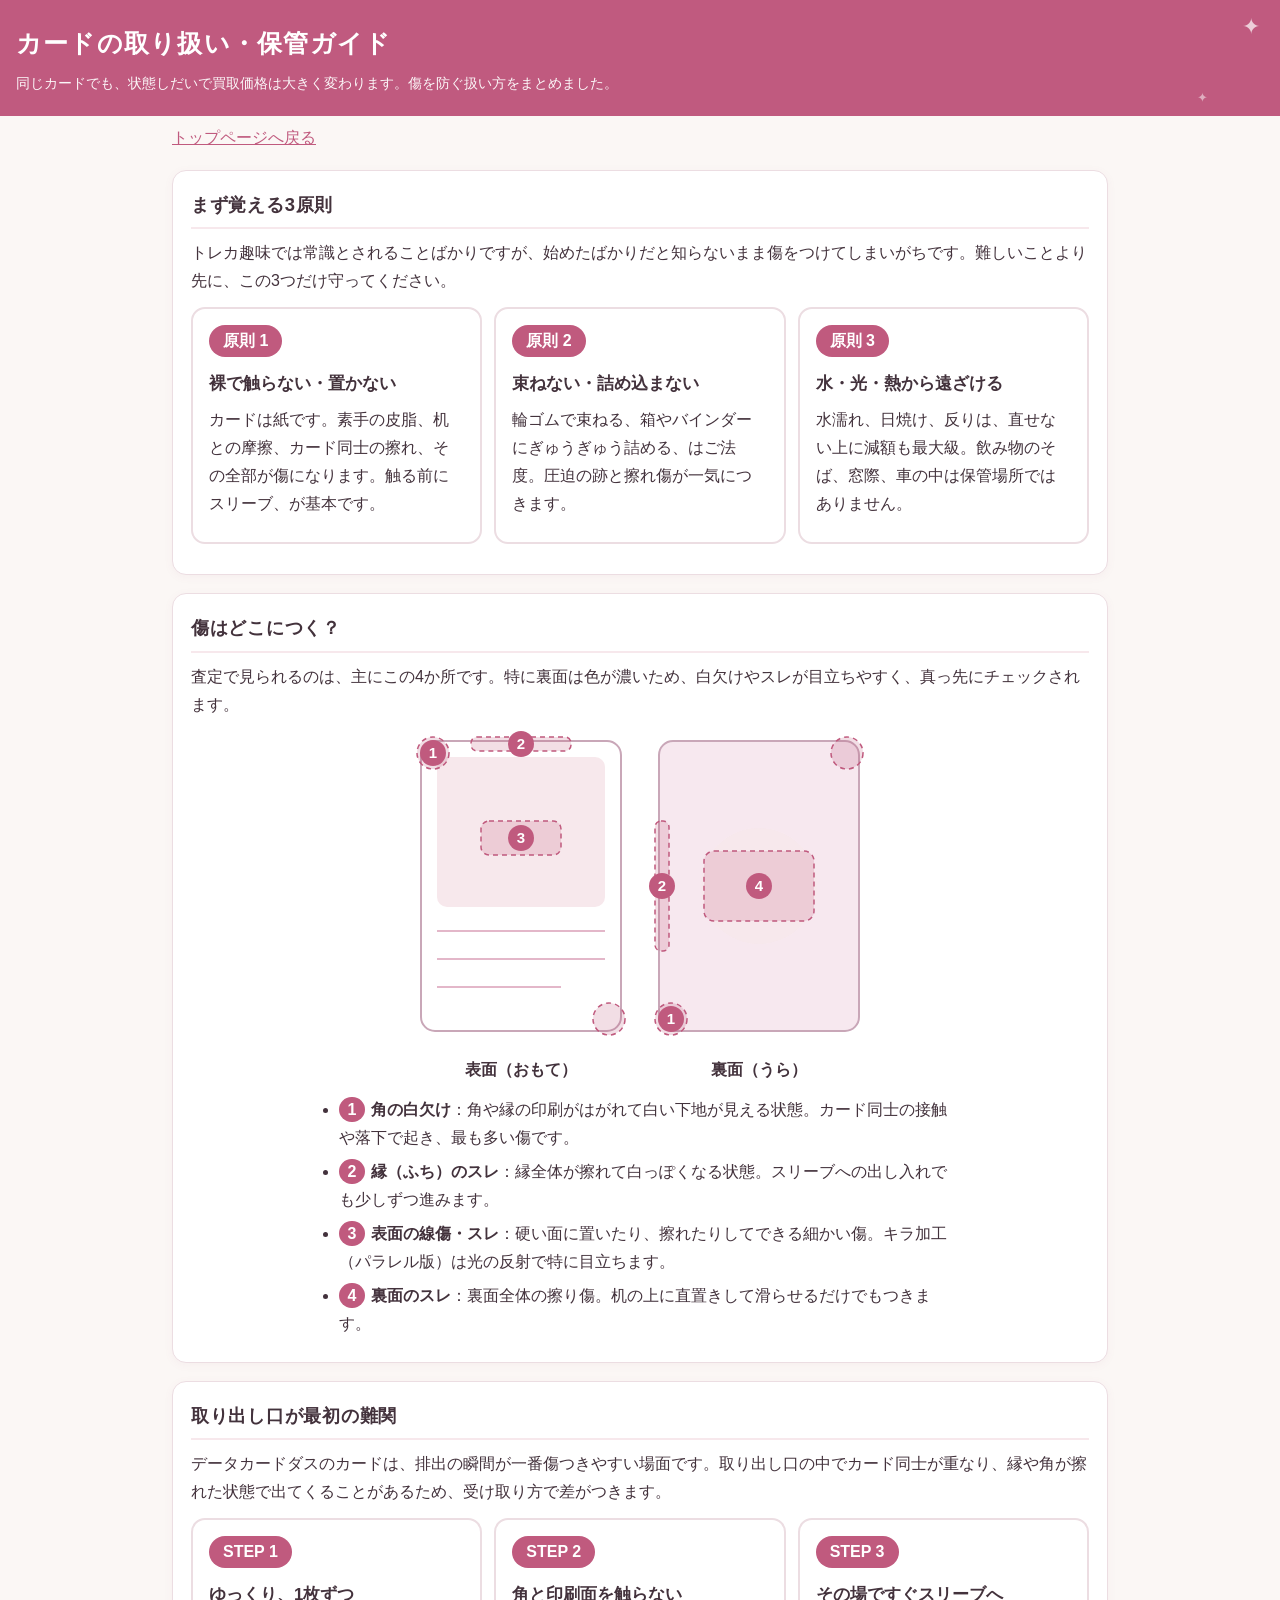
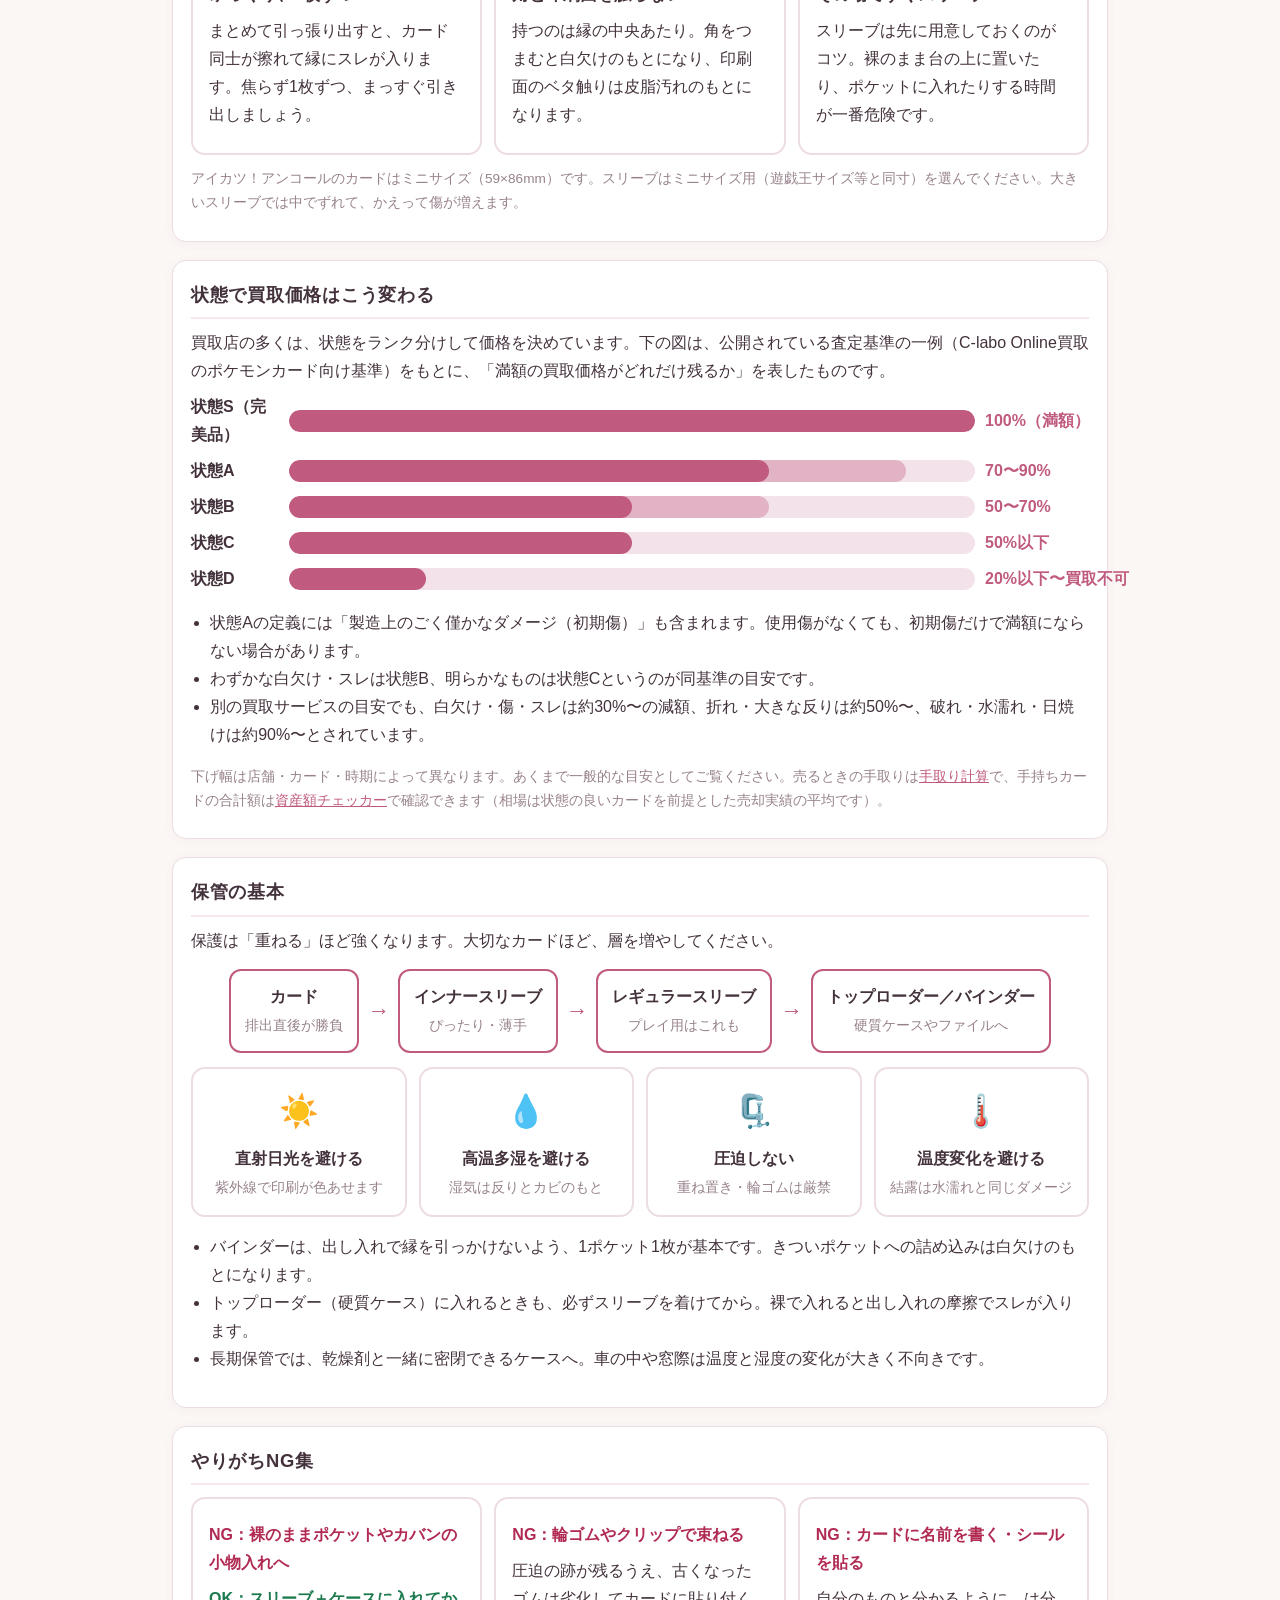
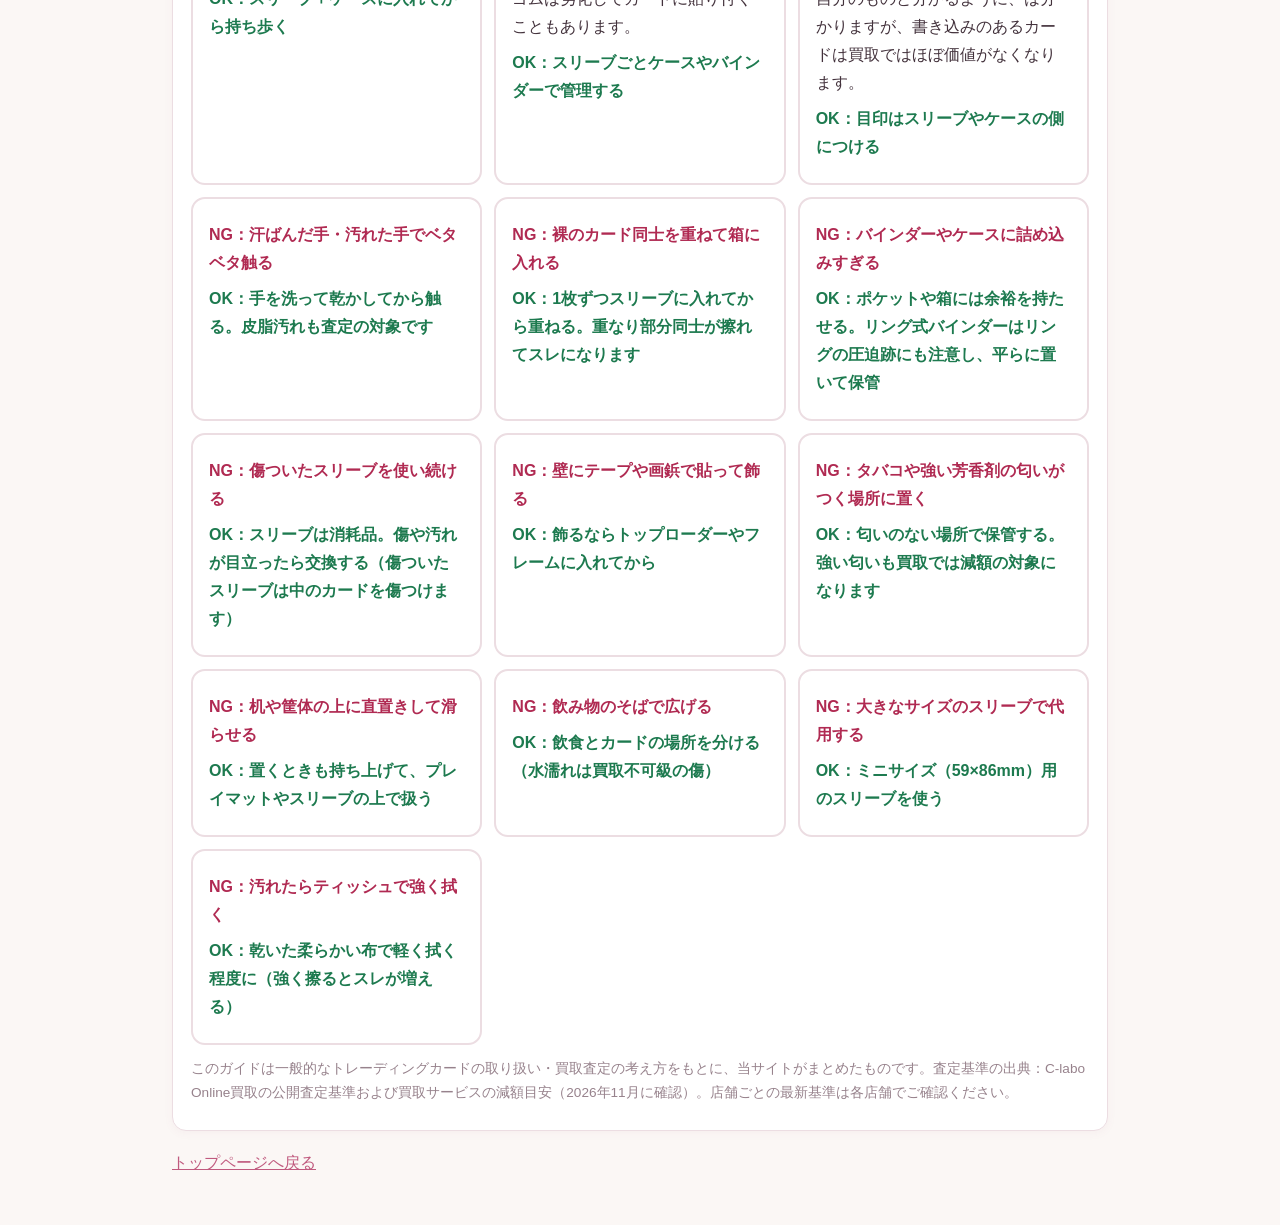
<file: care.html>
<!DOCTYPE html>
<html lang="ja">
<head>
<meta charset="utf-8">
<meta name="viewport" content="width=device-width, initial-scale=1">
<title>カードの取り扱い・保管ガイド｜アイカツ！アンコール 相場・資産チェック</title>
<meta name="description" content="アイカツ！アンコールのカードを傷つけずに取り出し、保管するためのガイド。白欠け・スレなどの傷が買取価格にどう影響するかも図解で説明します。">
<link rel="stylesheet" href="style.css">
<link rel="manifest" href="manifest.webmanifest">
<meta name="theme-color" content="#c05a7e">
<link rel="apple-touch-icon" href="icons/apple-touch-icon.png">
<meta name="mobile-web-app-capable" content="yes">
<meta name="apple-mobile-web-app-capable" content="yes">
<meta name="apple-mobile-web-app-status-bar-style" content="default">
<meta name="apple-mobile-web-app-title" content="アイカツ相場">
<style>
.pin { fill: #c05a7e; }
.pin-text { fill: #fff; font-weight: 800; font-size: 15px; text-anchor: middle; }
.cardface { fill: #fff; stroke: #c9a7b8; stroke-width: 2; }
.cardinner { fill: #f7e8ec; }
.cardline { stroke: #e3b7c9; stroke-width: 2; }
.hotspot { fill: rgba(192,90,126,0.20); stroke: #c05a7e; stroke-width: 1.5; stroke-dasharray: 5 4; }
.diagram-wrap { display: flex; flex-wrap: wrap; gap: 18px; justify-content: center; margin: 12px 0; }
.diagram-box { text-align: center; }
.diagram-box .cap { font-weight: 700; margin-top: 6px; }
.legend { max-width: 640px; margin: 0 auto; }
.legend li { margin: 6px 0; }
.legend .num { display: inline-block; background: #c05a7e; color: #fff; border-radius: 50%; width: 1.6em; height: 1.6em; line-height: 1.6em; text-align: center; font-weight: 800; margin-right: 6px; }
.steps { display: grid; gap: 12px; grid-template-columns: repeat(auto-fit, minmax(200px, 1fr)); margin: 12px 0; }
.step { background: var(--surface); border: 2px solid var(--line); border-radius: 14px; padding: 16px; }
.step .no { display: inline-block; background: var(--accent); color: #fff; font-weight: 800; border-radius: 999px; padding: 2px 14px; margin-bottom: 8px; }
.step h3 { margin: 4px 0 6px; font-size: 1.05em; }
.rank-row { display: grid; grid-template-columns: 5.5em 1fr 6.5em; align-items: center; gap: 10px; margin: 8px 0; }
.rank-name { font-weight: 800; }
.rank-bar { background: #f3e2ea; border-radius: 999px; height: 22px; position: relative; overflow: hidden; }
.rank-fill { position: absolute; top: 0; bottom: 0; left: 0; background: var(--accent); border-radius: 999px; }
.rank-fill.light { background: rgba(192,90,126,0.35); }
.rank-val { font-weight: 700; color: var(--accent); white-space: nowrap; }
.layers { display: flex; flex-wrap: wrap; align-items: center; gap: 8px; justify-content: center; margin: 14px 0; }
.layer { border: 2px solid var(--accent); border-radius: 12px; padding: 12px 14px; text-align: center; background: #fff; min-width: 130px; }
.layer b { display: block; }
.layer span { color: var(--muted); font-size: 0.85em; }
.arrow { font-size: 1.4em; color: var(--accent); font-weight: 800; }
.ng-grid { display: grid; gap: 12px; grid-template-columns: repeat(auto-fit, minmax(220px, 1fr)); margin: 12px 0; }
.ng-card { border-radius: 14px; padding: 14px 16px; border: 2px solid var(--line); background: var(--surface); }
.ng-card .bad { color: #b02a52; font-weight: 800; }
.ng-card .good { color: #1d7a4f; font-weight: 800; }
.env-grid { display: grid; gap: 12px; grid-template-columns: repeat(auto-fit, minmax(150px, 1fr)); margin: 12px 0; text-align: center; }
.env-card { border: 2px solid var(--line); border-radius: 14px; padding: 14px 10px; background: var(--surface); }
.env-card .icon { font-size: 2em; display: block; margin-bottom: 6px; }
.env-card b { display: block; }
.env-card span { color: var(--muted); font-size: 0.85em; }
</style>
<meta property="og:type" content="website">
<meta property="og:site_name" content="アイカツ！アンコール 相場・資産チェック">
<meta property="og:title" content="カードの取り扱い・保管ガイド｜アイカツ！アンコール 相場・資産チェック">
<meta property="og:description" content="カードの取り扱い・保管ガイド。傷・スレ・白欠けを防ぐ扱い方と保管の基本を図解でまとめました。">
<meta property="og:url" content="https://aikatsu-encore.com/care">
<meta property="og:image" content="https://aikatsu-encore.com/og-image.png">
<meta name="twitter:card" content="summary_large_image">
<script async src="https://pagead2.googlesyndication.com/pagead/js/adsbygoogle.js?client=ca-pub-5454950688835908" crossorigin="anonymous"></script>
</head>
<body>
<header class="site-header">
<h1>カードの取り扱い・保管ガイド</h1>
<p>同じカードでも、状態しだいで買取価格は大きく変わります。傷を防ぐ扱い方をまとめました。</p>
</header>
<div class="wrap">

<p><a href="index.html">トップページへ戻る</a></p>

<section id="principles">
<h2>まず覚える3原則</h2>
<p>トレカ趣味では常識とされることばかりですが、始めたばかりだと知らないまま傷をつけてしまいがちです。難しいことより先に、この3つだけ守ってください。</p>
<div class="steps">
  <div class="step"><span class="no">原則 1</span><h3>裸で触らない・置かない</h3><p>カードは紙です。素手の皮脂、机との摩擦、カード同士の擦れ、その全部が傷になります。触る前にスリーブ、が基本です。</p></div>
  <div class="step"><span class="no">原則 2</span><h3>束ねない・詰め込まない</h3><p>輪ゴムで束ねる、箱やバインダーにぎゅうぎゅう詰める、はご法度。圧迫の跡と擦れ傷が一気につきます。</p></div>
  <div class="step"><span class="no">原則 3</span><h3>水・光・熱から遠ざける</h3><p>水濡れ、日焼け、反りは、直せない上に減額も最大級。飲み物のそば、窓際、車の中は保管場所ではありません。</p></div>
</div>
</section>

<section id="damage">
<h2>傷はどこにつく？</h2>
<p>査定で見られるのは、主にこの4か所です。特に裏面は色が濃いため、白欠けやスレが目立ちやすく、真っ先にチェックされます。</p>
<div class="diagram-wrap">
  <div class="diagram-box">
    <svg width="220" height="310" viewBox="0 0 220 310" role="img" aria-label="カード表面の傷がつきやすい場所">
      <rect class="cardface" x="10" y="10" width="200" height="290" rx="14"/>
      <rect class="cardinner" x="26" y="26" width="168" height="150" rx="10"/>
      <line class="cardline" x1="26" y1="200" x2="194" y2="200"/>
      <line class="cardline" x1="26" y1="228" x2="194" y2="228"/>
      <line class="cardline" x1="26" y1="256" x2="150" y2="256"/>
      <circle class="hotspot" cx="22" cy="22" r="16"/>
      <circle class="hotspot" cx="198" cy="288" r="16"/>
      <rect class="hotspot" x="60" y="6" width="100" height="14" rx="6"/>
      <rect class="hotspot" x="70" y="90" width="80" height="34" rx="8"/>
      <circle class="pin" cx="22" cy="22" r="13"/><text class="pin-text" x="22" y="27">1</text>
      <circle class="pin" cx="110" cy="13" r="13"/><text class="pin-text" x="110" y="18">2</text>
      <circle class="pin" cx="110" cy="107" r="13"/><text class="pin-text" x="110" y="112">3</text>
    </svg>
    <div class="cap">表面（おもて）</div>
  </div>
  <div class="diagram-box">
    <svg width="220" height="310" viewBox="0 0 220 310" role="img" aria-label="カード裏面の傷がつきやすい場所">
      <rect class="cardface" x="10" y="10" width="200" height="290" rx="14" style="fill:#f7e8ef"/>
      <circle class="cardinner" cx="110" cy="155" r="58"/>
      <circle class="hotspot" cx="22" cy="288" r="16"/>
      <circle class="hotspot" cx="198" cy="22" r="16"/>
      <rect class="hotspot" x="6" y="90" width="14" height="130" rx="6"/>
      <rect class="hotspot" x="55" y="120" width="110" height="70" rx="10"/>
      <circle class="pin" cx="22" cy="288" r="13"/><text class="pin-text" x="22" y="293">1</text>
      <circle class="pin" cx="13" cy="155" r="13"/><text class="pin-text" x="13" y="160">2</text>
      <circle class="pin" cx="110" cy="155" r="13"/><text class="pin-text" x="110" y="160">4</text>
    </svg>
    <div class="cap">裏面（うら）</div>
  </div>
</div>
<ul class="legend plain">
  <li><span class="num">1</span><strong>角の白欠け</strong>：角や縁の印刷がはがれて白い下地が見える状態。カード同士の接触や落下で起き、最も多い傷です。</li>
  <li><span class="num">2</span><strong>縁（ふち）のスレ</strong>：縁全体が擦れて白っぽくなる状態。スリーブへの出し入れでも少しずつ進みます。</li>
  <li><span class="num">3</span><strong>表面の線傷・スレ</strong>：硬い面に置いたり、擦れたりしてできる細かい傷。キラ加工（パラレル版）は光の反射で特に目立ちます。</li>
  <li><span class="num">4</span><strong>裏面のスレ</strong>：裏面全体の擦り傷。机の上に直置きして滑らせるだけでもつきます。</li>
</ul>
</section>

<section id="takeout">
<h2>取り出し口が最初の難関</h2>
<p>データカードダスのカードは、排出の瞬間が一番傷つきやすい場面です。取り出し口の中でカード同士が重なり、縁や角が擦れた状態で出てくることがあるため、受け取り方で差がつきます。</p>
<div class="steps">
  <div class="step"><span class="no">STEP 1</span><h3>ゆっくり、1枚ずつ</h3><p>まとめて引っ張り出すと、カード同士が擦れて縁にスレが入ります。焦らず1枚ずつ、まっすぐ引き出しましょう。</p></div>
  <div class="step"><span class="no">STEP 2</span><h3>角と印刷面を触らない</h3><p>持つのは縁の中央あたり。角をつまむと白欠けのもとになり、印刷面のベタ触りは皮脂汚れのもとになります。</p></div>
  <div class="step"><span class="no">STEP 3</span><h3>その場ですぐスリーブへ</h3><p>スリーブは先に用意しておくのがコツ。裸のまま台の上に置いたり、ポケットに入れたりする時間が一番危険です。</p></div>
</div>
<p class="note">アイカツ！アンコールのカードはミニサイズ（59×86mm）です。スリーブはミニサイズ用（遊戯王サイズ等と同寸）を選んでください。大きいスリーブでは中でずれて、かえって傷が増えます。</p>
</section>

<section id="price-impact">
<h2>状態で買取価格はこう変わる</h2>
<p>買取店の多くは、状態をランク分けして価格を決めています。下の図は、公開されている査定基準の一例（C-labo Online買取のポケモンカード向け基準）をもとに、「満額の買取価格がどれだけ残るか」を表したものです。</p>
<div>
  <div class="rank-row"><span class="rank-name">状態S（完美品）</span><div class="rank-bar"><div class="rank-fill" style="width:100%"></div></div><span class="rank-val">100%（満額）</span></div>
  <div class="rank-row"><span class="rank-name">状態A</span><div class="rank-bar"><div class="rank-fill light" style="width:90%"></div><div class="rank-fill" style="width:70%"></div></div><span class="rank-val">70〜90%</span></div>
  <div class="rank-row"><span class="rank-name">状態B</span><div class="rank-bar"><div class="rank-fill light" style="width:70%"></div><div class="rank-fill" style="width:50%"></div></div><span class="rank-val">50〜70%</span></div>
  <div class="rank-row"><span class="rank-name">状態C</span><div class="rank-bar"><div class="rank-fill" style="width:50%"></div></div><span class="rank-val">50%以下</span></div>
  <div class="rank-row"><span class="rank-name">状態D</span><div class="rank-bar"><div class="rank-fill" style="width:20%"></div></div><span class="rank-val">20%以下〜買取不可</span></div>
</div>
<ul class="plain">
  <li>状態Aの定義には「製造上のごく僅かなダメージ（初期傷）」も含まれます。使用傷がなくても、初期傷だけで満額にならない場合があります。</li>
  <li>わずかな白欠け・スレは状態B、明らかなものは状態Cというのが同基準の目安です。</li>
  <li>別の買取サービスの目安でも、白欠け・傷・スレは約30%〜の減額、折れ・大きな反りは約50%〜、破れ・水濡れ・日焼けは約90%〜とされています。</li>
</ul>
<p class="note">下げ幅は店舗・カード・時期によって異なります。あくまで一般的な目安としてご覧ください。売るときの手取りは<a href="collection.html#netcalc">手取り計算</a>で、手持ちカードの合計額は<a href="collection.html">資産額チェッカー</a>で確認できます（相場は状態の良いカードを前提とした売却実績の平均です）。</p>
</section>

<section id="storage">
<h2>保管の基本</h2>
<p>保護は「重ねる」ほど強くなります。大切なカードほど、層を増やしてください。</p>
<div class="layers">
  <div class="layer"><b>カード</b><span>排出直後が勝負</span></div>
  <span class="arrow">→</span>
  <div class="layer"><b>インナースリーブ</b><span>ぴったり・薄手</span></div>
  <span class="arrow">→</span>
  <div class="layer"><b>レギュラースリーブ</b><span>プレイ用はこれも</span></div>
  <span class="arrow">→</span>
  <div class="layer"><b>トップローダー／バインダー</b><span>硬質ケースやファイルへ</span></div>
</div>
<div class="env-grid">
  <div class="env-card"><span class="icon">☀️</span><b>直射日光を避ける</b><span>紫外線で印刷が色あせます</span></div>
  <div class="env-card"><span class="icon">💧</span><b>高温多湿を避ける</b><span>湿気は反りとカビのもと</span></div>
  <div class="env-card"><span class="icon">🗜️</span><b>圧迫しない</b><span>重ね置き・輪ゴムは厳禁</span></div>
  <div class="env-card"><span class="icon">🌡️</span><b>温度変化を避ける</b><span>結露は水濡れと同じダメージ</span></div>
</div>
<ul class="plain">
  <li>バインダーは、出し入れで縁を引っかけないよう、1ポケット1枚が基本です。きついポケットへの詰め込みは白欠けのもとになります。</li>
  <li>トップローダー（硬質ケース）に入れるときも、必ずスリーブを着けてから。裸で入れると出し入れの摩擦でスレが入ります。</li>
  <li>長期保管では、乾燥剤と一緒に密閉できるケースへ。車の中や窓際は温度と湿度の変化が大きく不向きです。</li>
</ul>
</section>

<section id="ng">
<h2>やりがちNG集</h2>
<div class="ng-grid">
  <div class="ng-card"><p class="bad">NG：裸のままポケットやカバンの小物入れへ</p><p class="good">OK：スリーブ＋ケースに入れてから持ち歩く</p></div>
  <div class="ng-card"><p class="bad">NG：輪ゴムやクリップで束ねる</p><p>圧迫の跡が残るうえ、古くなったゴムは劣化してカードに貼り付くこともあります。</p><p class="good">OK：スリーブごとケースやバインダーで管理する</p></div>
  <div class="ng-card"><p class="bad">NG：カードに名前を書く・シールを貼る</p><p>自分のものと分かるように、は分かりますが、書き込みのあるカードは買取ではほぼ価値がなくなります。</p><p class="good">OK：目印はスリーブやケースの側につける</p></div>
  <div class="ng-card"><p class="bad">NG：汗ばんだ手・汚れた手でベタベタ触る</p><p class="good">OK：手を洗って乾かしてから触る。皮脂汚れも査定の対象です</p></div>
  <div class="ng-card"><p class="bad">NG：裸のカード同士を重ねて箱に入れる</p><p class="good">OK：1枚ずつスリーブに入れてから重ねる。重なり部分同士が擦れてスレになります</p></div>
  <div class="ng-card"><p class="bad">NG：バインダーやケースに詰め込みすぎる</p><p class="good">OK：ポケットや箱には余裕を持たせる。リング式バインダーはリングの圧迫跡にも注意し、平らに置いて保管</p></div>
  <div class="ng-card"><p class="bad">NG：傷ついたスリーブを使い続ける</p><p class="good">OK：スリーブは消耗品。傷や汚れが目立ったら交換する（傷ついたスリーブは中のカードを傷つけます）</p></div>
  <div class="ng-card"><p class="bad">NG：壁にテープや画鋲で貼って飾る</p><p class="good">OK：飾るならトップローダーやフレームに入れてから</p></div>
  <div class="ng-card"><p class="bad">NG：タバコや強い芳香剤の匂いがつく場所に置く</p><p class="good">OK：匂いのない場所で保管する。強い匂いも買取では減額の対象になります</p></div>
  <div class="ng-card"><p class="bad">NG：机や筐体の上に直置きして滑らせる</p><p class="good">OK：置くときも持ち上げて、プレイマットやスリーブの上で扱う</p></div>
  <div class="ng-card"><p class="bad">NG：飲み物のそばで広げる</p><p class="good">OK：飲食とカードの場所を分ける（水濡れは買取不可級の傷）</p></div>
  <div class="ng-card"><p class="bad">NG：大きなサイズのスリーブで代用する</p><p class="good">OK：ミニサイズ（59×86mm）用のスリーブを使う</p></div>
  <div class="ng-card"><p class="bad">NG：汚れたらティッシュで強く拭く</p><p class="good">OK：乾いた柔らかい布で軽く拭く程度に（強く擦るとスレが増える）</p></div>
</div>
<p class="note">このガイドは一般的なトレーディングカードの取り扱い・買取査定の考え方をもとに、当サイトがまとめたものです。査定基準の出典：C-labo Online買取の公開査定基準および買取サービスの減額目安（2026年11月に確認）。店舗ごとの最新基準は各店舗でご確認ください。</p>
</section>

<p><a href="index.html">トップページへ戻る</a></p>

</div>
<script>
if ('serviceWorker' in navigator) {
  window.addEventListener('load', function () {
    navigator.serviceWorker.register('sw.js').catch(function () {});
  });
}
</script>
<!-- Cloudflare Web Analytics --><script type='module' src='https://static.cloudflareinsights.com/beacon.min.js' data-cf-beacon='{"token": "83d44852b7134fafa72f79f48e3f3325"}'></script><!-- End Cloudflare Web Analytics -->
<script>window.addEventListener("pageshow",function(e){if(e.persisted){location.reload();}});</script>
</body>
</html>
</file>
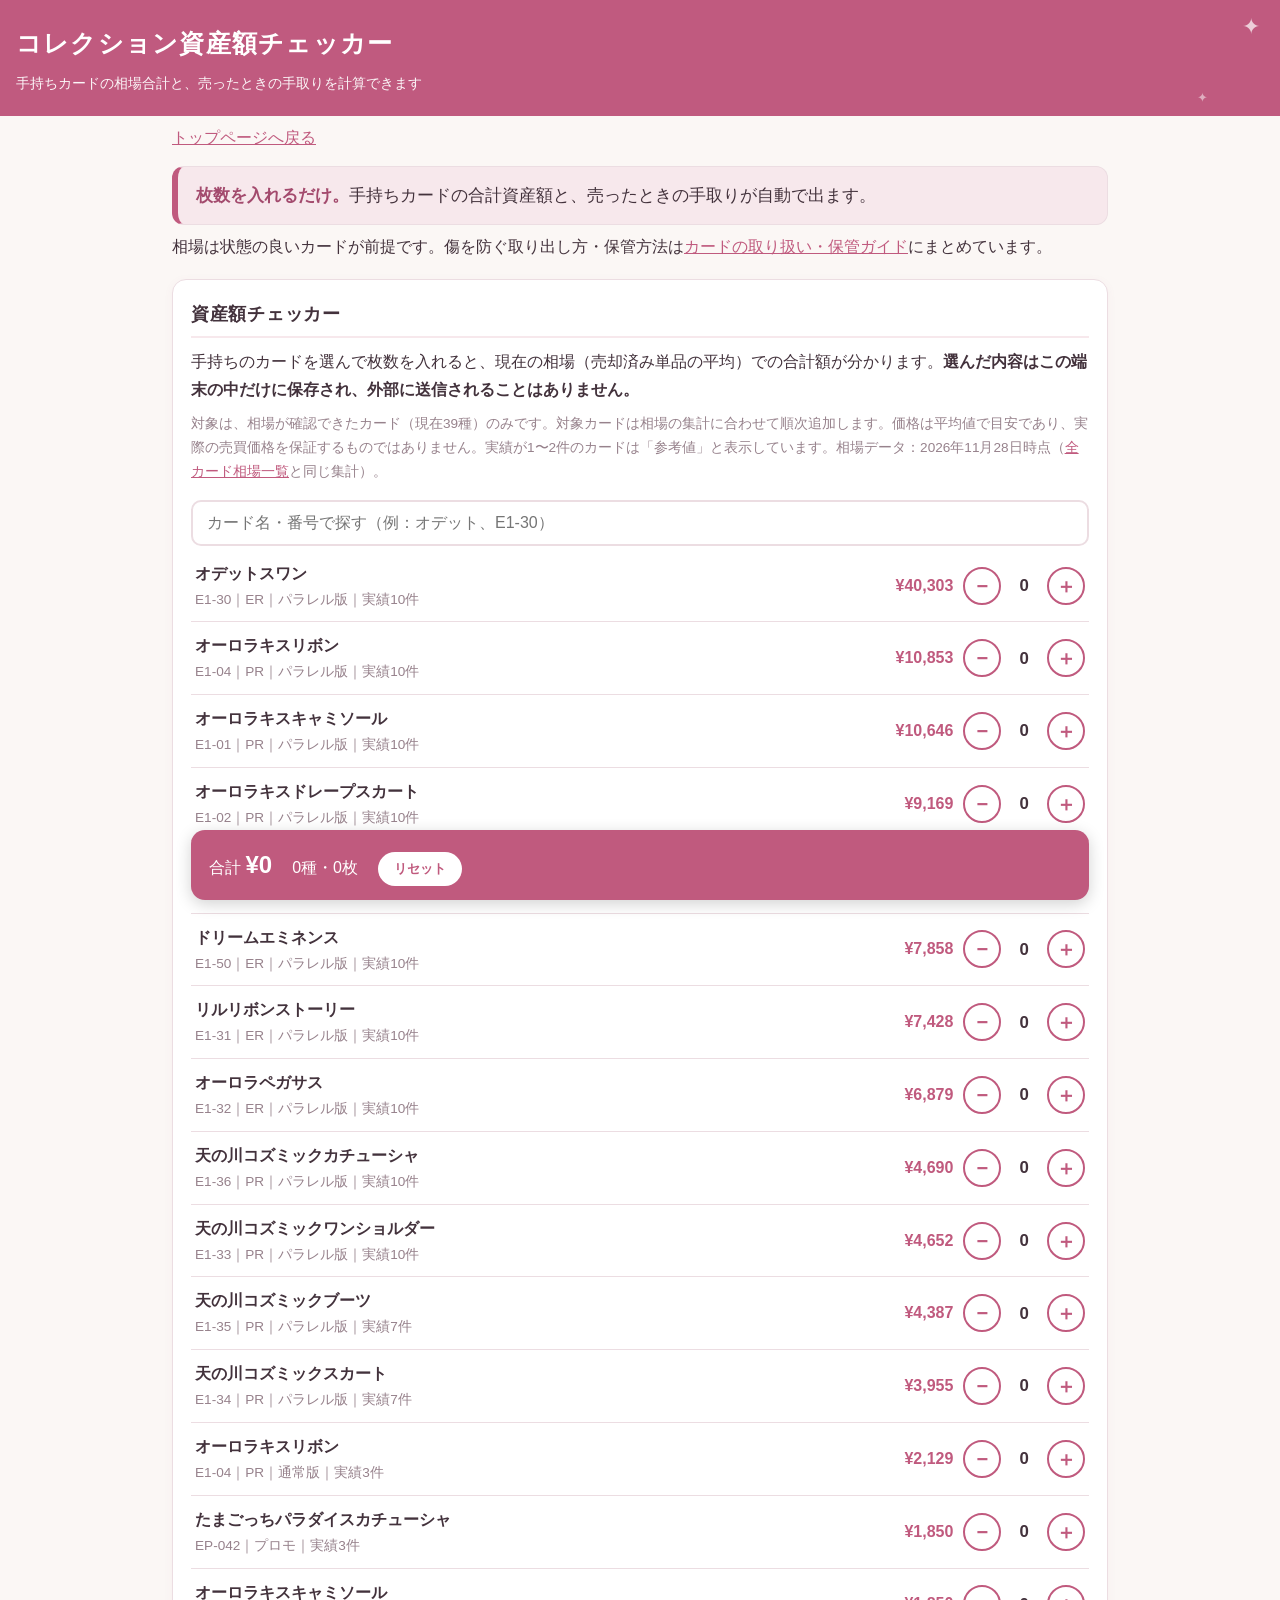
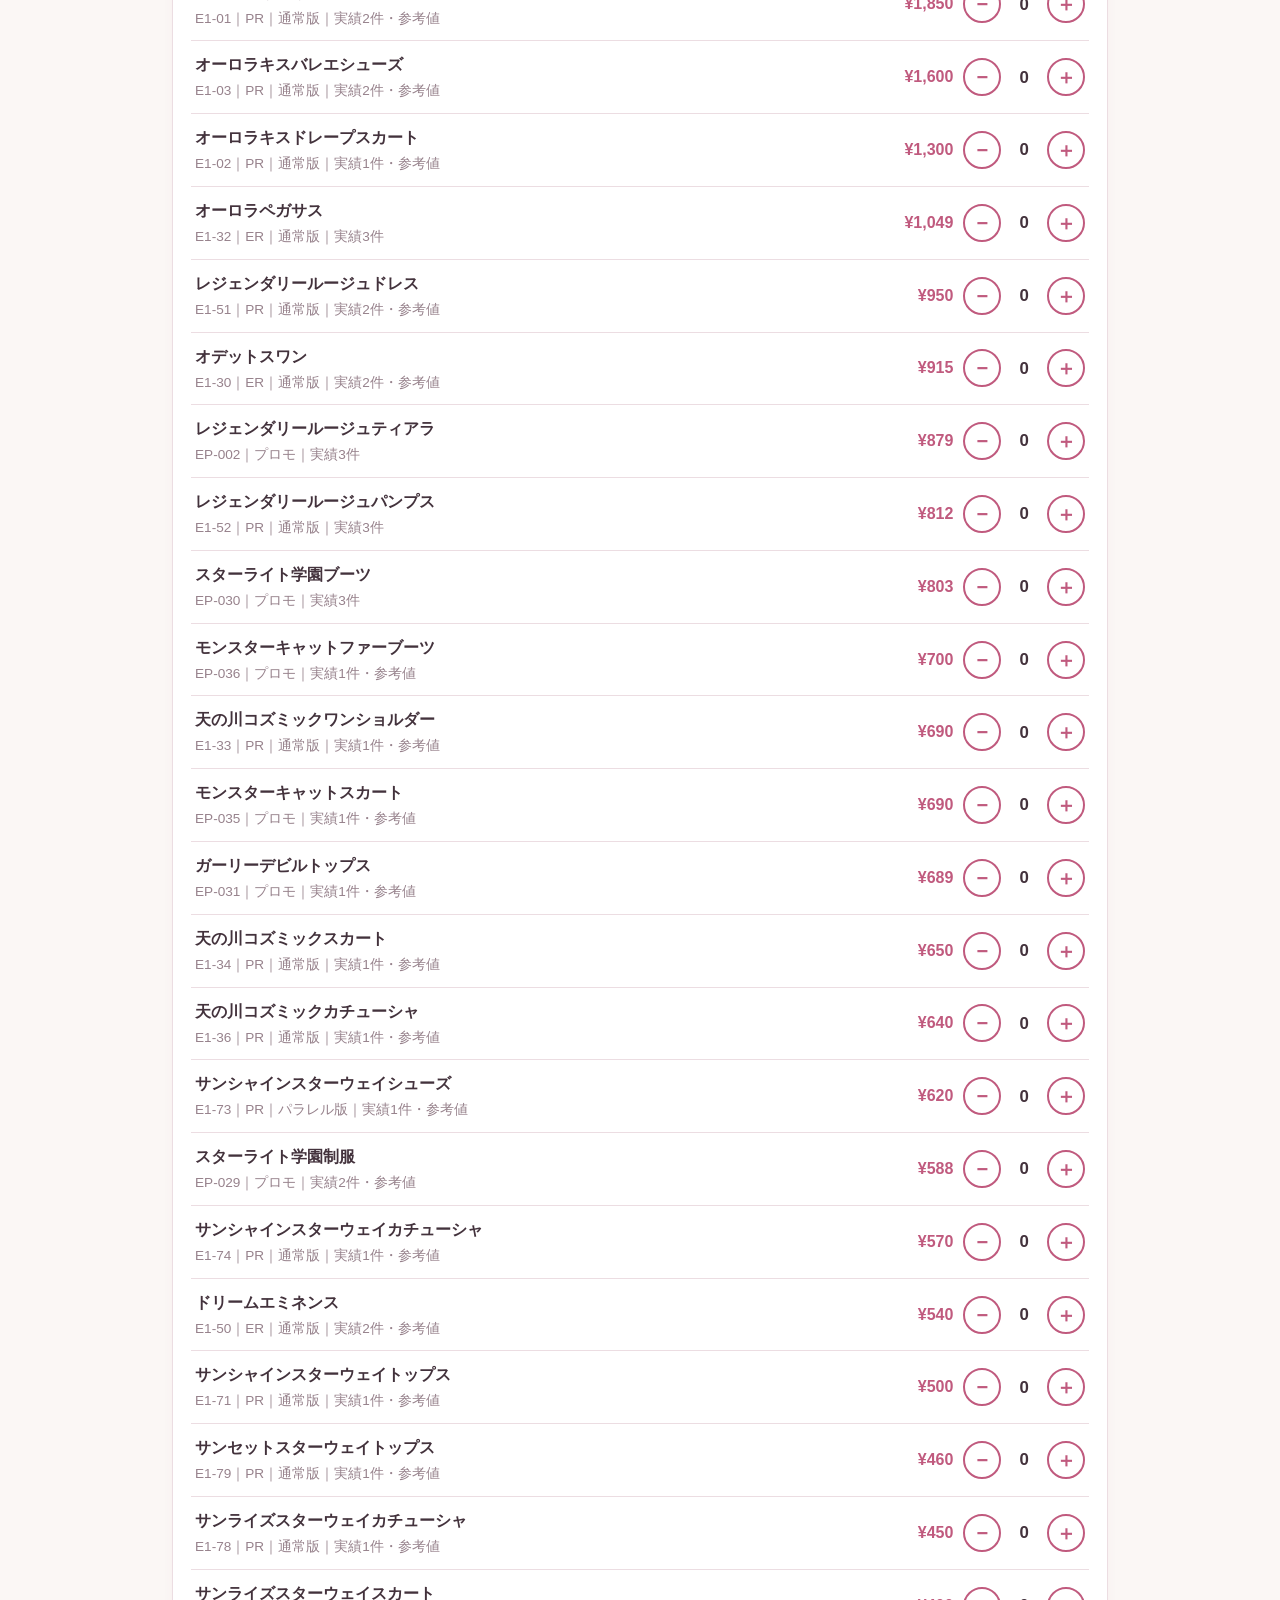
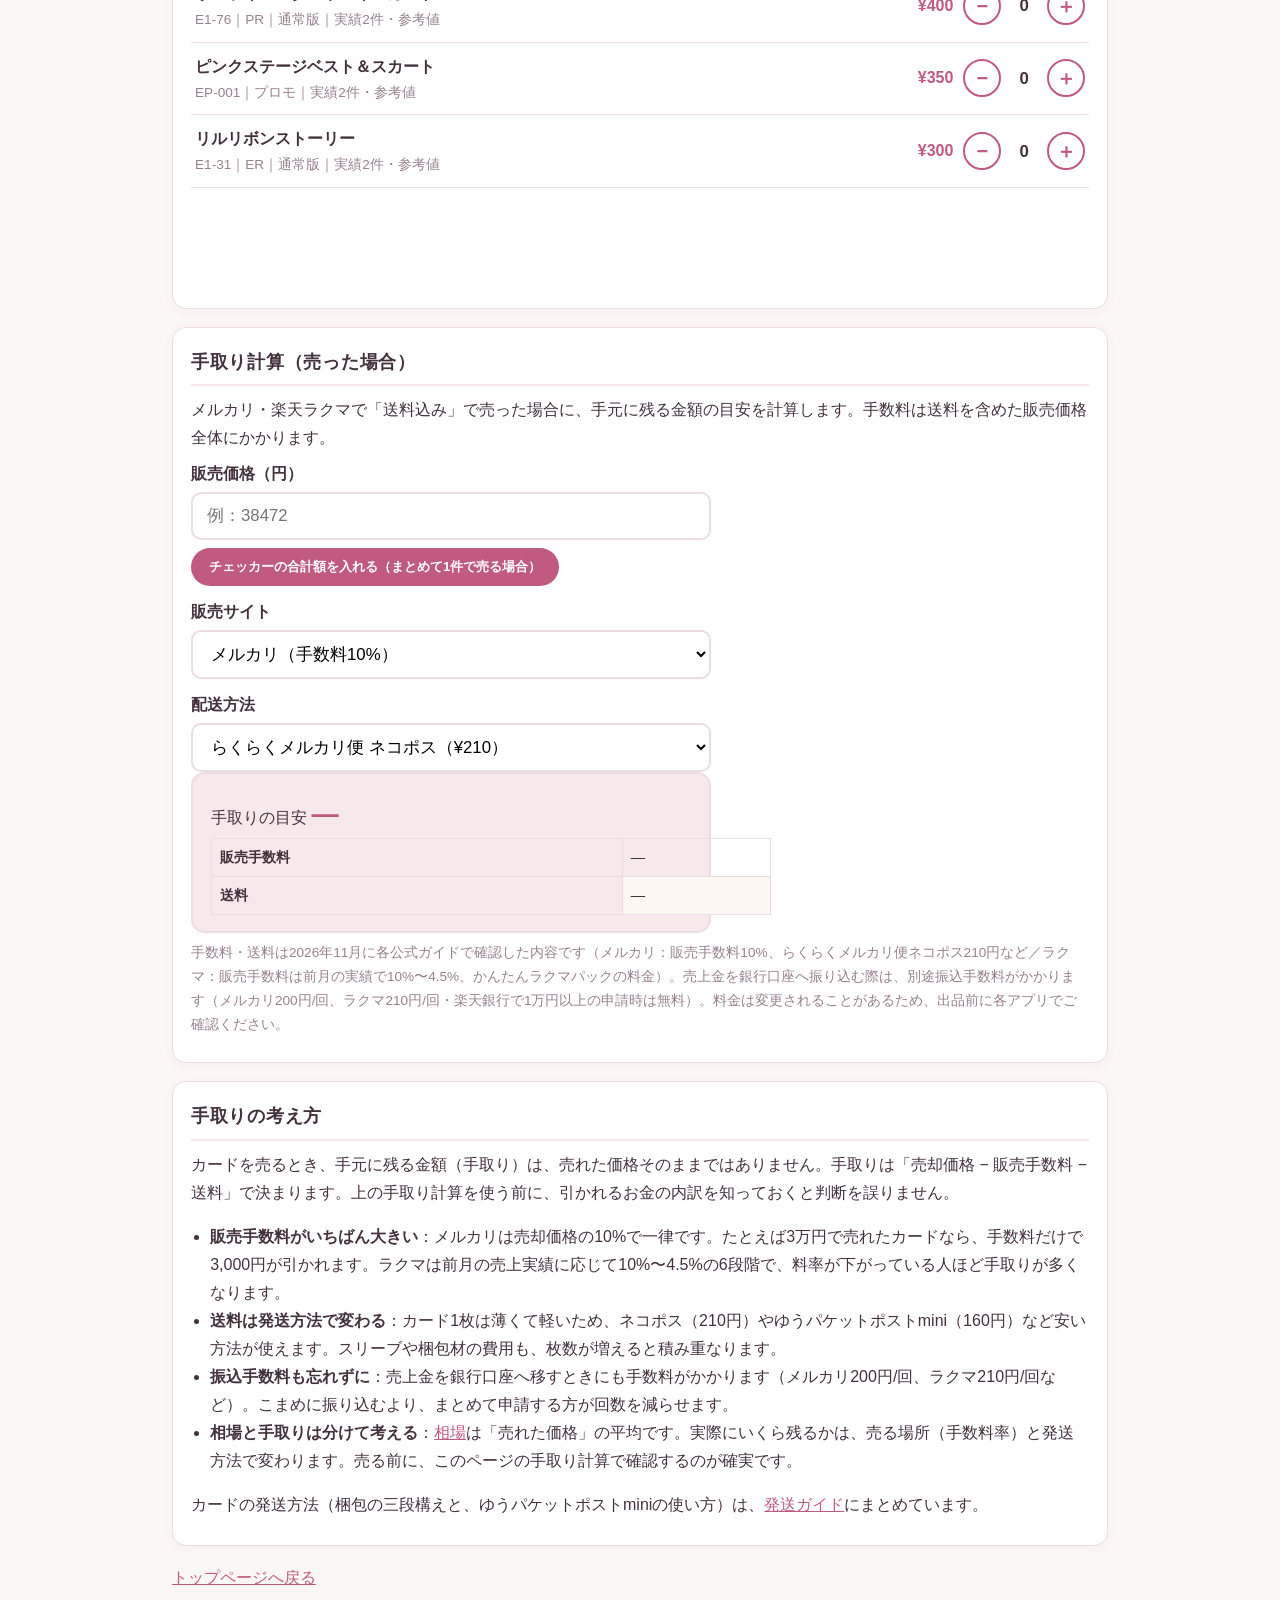
<file: collection.html>
<!DOCTYPE html>
<html lang="ja">
<head>
<meta charset="utf-8">
<meta name="viewport" content="width=device-width, initial-scale=1">
<title>コレクション資産額チェッカー・手取り計算｜アイカツ！アンコール 相場・資産チェック</title>
<meta name="description" content="手持ちのアイカツ！アンコールカードの相場合計額を端末の中だけで計算できるチェッカーと、メルカリ・楽天ラクマで売った場合の手取り計算ツールです。">
<link rel="stylesheet" href="style.css">
<link rel="manifest" href="manifest.webmanifest">
<meta name="theme-color" content="#c05a7e">
<link rel="apple-touch-icon" href="icons/apple-touch-icon.png">
<meta name="mobile-web-app-capable" content="yes">
<meta name="apple-mobile-web-app-capable" content="yes">
<meta name="apple-mobile-web-app-status-bar-style" content="default">
<meta name="apple-mobile-web-app-title" content="アイカツ相場">
<style>
.ck-row { display: flex; align-items: center; gap: 10px; padding: 10px 4px; border-bottom: 1px solid var(--line); }
.ck-info { flex: 1 1 auto; min-width: 0; }
.ck-name { font-weight: 700; }
.ck-meta { color: var(--muted); font-size: 0.85em; }
.ck-price { font-weight: 700; color: var(--accent); white-space: nowrap; }
.ck-qty { display: flex; align-items: center; gap: 6px; }
.ck-btn { width: 38px; height: 38px; border-radius: 50%; border: 2px solid var(--accent); background: #fff; color: var(--accent); font-size: 20px; font-weight: 700; line-height: 1; cursor: pointer; }
.ck-btn:active { background: var(--accent); color: #fff; }
.ck-count { min-width: 2em; text-align: center; font-weight: 700; font-size: 1.05em; }
.ck-summary { position: sticky; bottom: 0; background: var(--accent); color: #fff; border-radius: 14px; padding: 14px 18px; margin: 16px 0; display: flex; flex-wrap: wrap; gap: 6px 20px; align-items: baseline; box-shadow: 0 4px 16px rgba(0,0,0,0.18); }
.ck-summary .total { font-size: 1.5em; font-weight: 800; }
.ck-reset { background: #fff; color: var(--accent); border: none; border-radius: 999px; padding: 8px 16px; font-weight: 700; cursor: pointer; }
.ck-search { width: 100%; box-sizing: border-box; padding: 12px 14px; border: 2px solid var(--line); border-radius: 10px; font-size: 1em; margin: 8px 0 4px; }
.calc-grid { display: grid; gap: 12px; max-width: 520px; }
.calc-grid label { font-weight: 700; display: block; margin-bottom: 4px; }
.calc-grid input, .calc-grid select { width: 100%; box-sizing: border-box; padding: 12px 14px; border: 2px solid var(--line); border-radius: 10px; font-size: 1.05em; background: #fff; }
.calc-result { background: var(--accent-soft); border: 2px solid var(--line); border-radius: 14px; padding: 16px 18px; max-width: 520px; }
.calc-result .net { font-size: 1.7em; font-weight: 800; color: var(--accent); }
.calc-result table { width: 100%; }
.calc-apply { background: var(--accent); color: #fff; border: none; border-radius: 999px; padding: 10px 18px; font-weight: 700; cursor: pointer; margin-top: 8px; }
</style>
<meta property="og:type" content="website">
<meta property="og:site_name" content="アイカツ！アンコール 相場・資産チェック">
<meta property="og:title" content="コレクション資産額チェッカー・手取り計算｜アイカツ！アンコール 相場・資産チェック">
<meta property="og:description" content="手持ちカードの合計資産額をチェックし、メルカリ・ラクマで売ったときの手取り（手数料・送料を差し引いた額）を計算できます。">
<meta property="og:url" content="https://aikatsu-encore.com/collection">
<meta property="og:image" content="https://aikatsu-encore.com/og-image.png">
<meta name="twitter:card" content="summary_large_image">
<script async src="https://pagead2.googlesyndication.com/pagead/js/adsbygoogle.js?client=ca-pub-5454950688835908" crossorigin="anonymous"></script>
</head>
<body>
<header class="site-header">
<h1>コレクション資産額チェッカー</h1>
<p>手持ちカードの相場合計と、売ったときの手取りを計算できます</p>
</header>
<div class="wrap">

<p><a href="index.html">トップページへ戻る</a></p>
<div class="lead-box">
<p><strong>枚数を入れるだけ。</strong>手持ちカードの合計資産額と、売ったときの手取りが自動で出ます。</p>
</div>
<p>相場は状態の良いカードが前提です。傷を防ぐ取り出し方・保管方法は<a href="care.html">カードの取り扱い・保管ガイド</a>にまとめています。</p>

<section id="checker">
<h2>資産額チェッカー</h2>
<p>手持ちのカードを選んで枚数を入れると、現在の相場（売却済み単品の平均）での合計額が分かります。<strong>選んだ内容はこの端末の中だけに保存され、外部に送信されることはありません。</strong></p>
<p class="note">対象は、相場が確認できたカード（現在39種）のみです。対象カードは相場の集計に合わせて順次追加します。価格は平均値で目安であり、実際の売買価格を保証するものではありません。実績が1〜2件のカードは「参考値」と表示しています。相場データ：2026年11月28日時点（<a href="allprices.html">全カード相場一覧</a>と同じ集計）。</p>
<input class="ck-search" id="ckSearch" type="search" placeholder="カード名・番号で探す（例：オデット、E1-30）">
<div id="ckList"></div>
<div class="ck-summary">
  <span>合計 <span class="total" id="ckTotal">¥0</span></span>
  <span id="ckCount">0種・0枚</span>
  <button class="ck-reset" id="ckReset" type="button">リセット</button>
</div>
</section>

<section id="netcalc">
<h2>手取り計算（売った場合）</h2>
<p>メルカリ・楽天ラクマで「送料込み」で売った場合に、手元に残る金額の目安を計算します。手数料は送料を含めた販売価格全体にかかります。</p>
<div class="calc-grid">
  <div>
    <label for="ncPrice">販売価格（円）</label>
    <input id="ncPrice" type="number" inputmode="numeric" min="0" placeholder="例：38472">
    <button class="calc-apply" id="ncApply" type="button">チェッカーの合計額を入れる（まとめて1件で売る場合）</button>
  </div>
  <div>
    <label for="ncSite">販売サイト</label>
    <select id="ncSite">
      <option value="mercari">メルカリ（手数料10%）</option>
      <option value="rakuma">楽天ラクマ（手数料は料率による）</option>
    </select>
  </div>
  <div id="ncRateWrap" hidden>
    <label for="ncRate">ラクマの販売手数料率</label>
    <select id="ncRate">
      <option value="10" selected>10%（初めての方・実績なし）</option>
      <option value="9">9%</option>
      <option value="8">8%</option>
      <option value="7">7%</option>
      <option value="6">6%</option>
      <option value="4.5">4.5%（前月の実績が大きい方）</option>
    </select>
  </div>
  <div>
    <label for="ncShip">配送方法</label>
    <select id="ncShip"></select>
  </div>
  <div id="ncShipCustomWrap" hidden>
    <label for="ncShipCustom">送料（円・手入力）</label>
    <input id="ncShipCustom" type="number" inputmode="numeric" min="0" placeholder="送料を入力">
  </div>
</div>
<div class="calc-result">
  <div>手取りの目安 <span class="net" id="ncNet">―</span></div>
  <table>
    <tbody>
    <tr><th>販売手数料</th><td id="ncFee">―</td></tr>
    <tr><th>送料</th><td id="ncShipOut">―</td></tr>
    </tbody>
  </table>
</div>
<p class="note">手数料・送料は2026年11月に各公式ガイドで確認した内容です（メルカリ：販売手数料10%、らくらくメルカリ便ネコポス210円など／ラクマ：販売手数料は前月の実績で10%〜4.5%、かんたんラクマパックの料金）。売上金を銀行口座へ振り込む際は、別途振込手数料がかかります（メルカリ200円/回、ラクマ210円/回・楽天銀行で1万円以上の申請時は無料）。料金は変更されることがあるため、出品前に各アプリでご確認ください。</p>
</section>
<section id="net-guide">
<h2>手取りの考え方</h2>
<p>カードを売るとき、手元に残る金額（手取り）は、売れた価格そのままではありません。手取りは「売却価格 − 販売手数料 − 送料」で決まります。上の手取り計算を使う前に、引かれるお金の内訳を知っておくと判断を誤りません。</p>
<ul class="plain">
<li><strong>販売手数料がいちばん大きい</strong>：メルカリは売却価格の10%で一律です。たとえば3万円で売れたカードなら、手数料だけで3,000円が引かれます。ラクマは前月の売上実績に応じて10%〜4.5%の6段階で、料率が下がっている人ほど手取りが多くなります。</li>
<li><strong>送料は発送方法で変わる</strong>：カード1枚は薄くて軽いため、ネコポス（210円）やゆうパケットポストmini（160円）など安い方法が使えます。スリーブや梱包材の費用も、枚数が増えると積み重なります。</li>
<li><strong>振込手数料も忘れずに</strong>：売上金を銀行口座へ移すときにも手数料がかかります（メルカリ200円/回、ラクマ210円/回など）。こまめに振り込むより、まとめて申請する方が回数を減らせます。</li>
<li><strong>相場と手取りは分けて考える</strong>：<a href="allprices.html">相場</a>は「売れた価格」の平均です。実際にいくら残るかは、売る場所（手数料率）と発送方法で変わります。売る前に、このページの手取り計算で確認するのが確実です。</li>
</ul>
<p>カードの発送方法（梱包の三段構えと、ゆうパケットポストminiの使い方）は、<a href="ship.html">発送ガイド</a>にまとめています。</p>
</section>



<p><a href="index.html">トップページへ戻る</a></p>

</div>
<script>
var PRICE_DATA = [
  {code:'E1-30', name:'オデットスワン', rarity:'ER', ver:'パラレル', price:40303, count:10},
  {code:'E1-04', name:'オーロラキスリボン', rarity:'PR', ver:'パラレル', price:10853, count:10},
  {code:'E1-01', name:'オーロラキスキャミソール', rarity:'PR', ver:'パラレル', price:10646, count:10},
  {code:'E1-02', name:'オーロラキスドレープスカート', rarity:'PR', ver:'パラレル', price:9169, count:10},
  {code:'E1-03', name:'オーロラキスバレエシューズ', rarity:'PR', ver:'パラレル', price:8672, count:10},
  {code:'E1-50', name:'ドリームエミネンス', rarity:'ER', ver:'パラレル', price:7858, count:10},
  {code:'E1-31', name:'リルリボンストーリー', rarity:'ER', ver:'パラレル', price:7428, count:10},
  {code:'E1-32', name:'オーロラペガサス', rarity:'ER', ver:'パラレル', price:6879, count:10},
  {code:'E1-36', name:'天の川コズミックカチューシャ', rarity:'PR', ver:'パラレル', price:4690, count:10},
  {code:'E1-33', name:'天の川コズミックワンショルダー', rarity:'PR', ver:'パラレル', price:4652, count:10},
  {code:'E1-35', name:'天の川コズミックブーツ', rarity:'PR', ver:'パラレル', price:4387, count:7},
  {code:'E1-34', name:'天の川コズミックスカート', rarity:'PR', ver:'パラレル', price:3955, count:7},
  {code:'E1-04', name:'オーロラキスリボン', rarity:'PR', ver:'通常', price:2129, count:3},
  {code:'EP-042', name:'たまごっちパラダイスカチューシャ', rarity:'プロモ', ver:'', price:1850, count:3},
  {code:'E1-01', name:'オーロラキスキャミソール', rarity:'PR', ver:'通常', price:1850, count:2},
  {code:'E1-03', name:'オーロラキスバレエシューズ', rarity:'PR', ver:'通常', price:1600, count:2},
  {code:'E1-02', name:'オーロラキスドレープスカート', rarity:'PR', ver:'通常', price:1300, count:1},
  {code:'E1-32', name:'オーロラペガサス', rarity:'ER', ver:'通常', price:1049, count:3},
  {code:'E1-51', name:'レジェンダリールージュドレス', rarity:'PR', ver:'通常', price:950, count:2},
  {code:'E1-30', name:'オデットスワン', rarity:'ER', ver:'通常', price:915, count:2},
  {code:'EP-002', name:'レジェンダリールージュティアラ', rarity:'プロモ', ver:'', price:879, count:3},
  {code:'E1-52', name:'レジェンダリールージュパンプス', rarity:'PR', ver:'通常', price:812, count:3},
  {code:'EP-030', name:'スターライト学園ブーツ', rarity:'プロモ', ver:'', price:803, count:3},
  {code:'EP-036', name:'モンスターキャットファーブーツ', rarity:'プロモ', ver:'', price:700, count:1},
  {code:'E1-33', name:'天の川コズミックワンショルダー', rarity:'PR', ver:'通常', price:690, count:1},
  {code:'EP-035', name:'モンスターキャットスカート', rarity:'プロモ', ver:'', price:690, count:1},
  {code:'EP-031', name:'ガーリーデビルトップス', rarity:'プロモ', ver:'', price:689, count:1},
  {code:'E1-34', name:'天の川コズミックスカート', rarity:'PR', ver:'通常', price:650, count:1},
  {code:'E1-36', name:'天の川コズミックカチューシャ', rarity:'PR', ver:'通常', price:640, count:1},
  {code:'E1-73', name:'サンシャインスターウェイシューズ', rarity:'PR', ver:'パラレル', price:620, count:1},
  {code:'EP-029', name:'スターライト学園制服', rarity:'プロモ', ver:'', price:588, count:2},
  {code:'E1-74', name:'サンシャインスターウェイカチューシャ', rarity:'PR', ver:'通常', price:570, count:1},
  {code:'E1-50', name:'ドリームエミネンス', rarity:'ER', ver:'通常', price:540, count:2},
  {code:'E1-71', name:'サンシャインスターウェイトップス', rarity:'PR', ver:'通常', price:500, count:1},
  {code:'E1-79', name:'サンセットスターウェイトップス', rarity:'PR', ver:'通常', price:460, count:1},
  {code:'E1-78', name:'サンライズスターウェイカチューシャ', rarity:'PR', ver:'通常', price:450, count:1},
  {code:'E1-76', name:'サンライズスターウェイスカート', rarity:'PR', ver:'通常', price:400, count:2},
  {code:'EP-001', name:'ピンクステージベスト＆スカート', rarity:'プロモ', ver:'', price:350, count:2},
  {code:'E1-31', name:'リルリボンストーリー', rarity:'ER', ver:'通常', price:300, count:2}
];
function yen(n) { return '¥' + n.toLocaleString('ja-JP'); }
function keyOf(c) { return c.code + '|' + c.ver; }

var LS_KEY = 'aikatsu-collection-v1';
var held = {};
try { held = JSON.parse(localStorage.getItem(LS_KEY) || '{}') || {}; } catch (e) { held = {}; }

var listEl = document.getElementById('ckList');
var rows = [];
PRICE_DATA.forEach(function (c, i) {
  var row = document.createElement('div');
  row.className = 'ck-row';
  var verLabel = c.ver ? c.ver + '版' : '';
  var ref = c.count <= 2 ? '・参考値' : '';
  row.innerHTML =
    '<div class="ck-info"><div class="ck-name"></div>' +
    '<div class="ck-meta">' + c.code + '｜' + c.rarity + (verLabel ? '｜' + verLabel : '') + '｜実績' + c.count + '件' + ref + '</div></div>' +
    '<div class="ck-price">' + yen(c.price) + '</div>' +
    '<div class="ck-qty"><button class="ck-btn" type="button" aria-label="減らす">−</button>' +
    '<span class="ck-count">0</span>' +
    '<button class="ck-btn" type="button" aria-label="増やす">＋</button></div>';
  row.querySelector('.ck-name').textContent = c.name;
  var countEl = row.querySelector('.ck-count');
  var btns = row.querySelectorAll('.ck-btn');
  function sync() { countEl.textContent = held[keyOf(c)] || 0; }
  btns[0].addEventListener('click', function () {
    var k = keyOf(c); var v = Math.max(0, (held[k] || 0) - 1);
    if (v === 0) { delete held[k]; } else { held[k] = v; }
    save(); sync(); totals();
  });
  btns[1].addEventListener('click', function () {
    var k = keyOf(c); held[k] = Math.min(999, (held[k] || 0) + 1);
    save(); sync(); totals();
  });
  sync();
  listEl.appendChild(row);
  rows.push({ el: row, card: c });
});
function save() { try { localStorage.setItem(LS_KEY, JSON.stringify(held)); } catch (e) {} }
function totals() {
  var sum = 0, kinds = 0, sheets = 0;
  PRICE_DATA.forEach(function (c) {
    var q = held[keyOf(c)] || 0;
    if (q > 0) { sum += c.price * q; kinds++; sheets += q; }
  });
  document.getElementById('ckTotal').textContent = yen(sum);
  document.getElementById('ckCount').textContent = kinds + '種・' + sheets + '枚';
  return sum;
}
document.getElementById('ckReset').addEventListener('click', function () {
  held = {}; save();
  rows.forEach(function (r) { r.el.querySelector('.ck-count').textContent = '0'; });
  totals();
});
document.getElementById('ckSearch').addEventListener('input', function (e) {
  var q = e.target.value.trim().toLowerCase();
  rows.forEach(function (r) {
    var hit = !q || r.card.name.toLowerCase().indexOf(q) !== -1 || r.card.code.toLowerCase().indexOf(q) !== -1;
    r.el.style.display = hit ? '' : 'none';
  });
});
totals();

var SHIP = {
  mercari: [
    { label: 'らくらくメルカリ便 ネコポス（¥210）', fee: 210 },
    { label: 'ゆうパケットポストmini（¥160）', fee: 160 },
    { label: '送料別・購入者負担（¥0）', fee: 0 },
    { label: 'その他（手入力）', fee: -1 }
  ],
  rakuma: [
    { label: 'かんたんラクマパック ゆうパケットポストmini（¥150）', fee: 150 },
    { label: 'かんたんラクマパック ゆうパケットポスト（¥175）', fee: 175 },
    { label: 'かんたんラクマパック ゆうパケット（¥200）', fee: 200 },
    { label: 'かんたんラクマパック ネコポス（¥200）', fee: 200 },
    { label: '送料別・購入者負担（¥0）', fee: 0 },
    { label: 'その他（手入力）', fee: -1 }
  ]
};
var ncPrice = document.getElementById('ncPrice');
var ncSite = document.getElementById('ncSite');
var ncRate = document.getElementById('ncRate');
var ncRateWrap = document.getElementById('ncRateWrap');
var ncShip = document.getElementById('ncShip');
var ncShipCustom = document.getElementById('ncShipCustom');
var ncShipCustomWrap = document.getElementById('ncShipCustomWrap');
function fillShip() {
  ncShip.innerHTML = '';
  SHIP[ncSite.value].forEach(function (s, i) {
    var o = document.createElement('option');
    o.value = i; o.textContent = s.label;
    ncShip.appendChild(o);
  });
  shipCustomToggle(); calc();
}
function shipFee() {
  var s = SHIP[ncSite.value][Number(ncShip.value)];
  if (!s) return 0;
  if (s.fee === -1) return Math.max(0, Number(ncShipCustom.value) || 0);
  return s.fee;
}
function shipCustomToggle() {
  var s = SHIP[ncSite.value][Number(ncShip.value)];
  ncShipCustomWrap.hidden = !(s && s.fee === -1);
}
function calc() {
  var price = Number(ncPrice.value) || 0;
  var rate = ncSite.value === 'mercari' ? 10 : Number(ncRate.value);
  var fee = Math.floor(price * rate / 100);
  var ship = shipFee();
  ncRateWrap.hidden = ncSite.value !== 'rakuma';
  if (price <= 0) {
    document.getElementById('ncNet').textContent = '―';
    document.getElementById('ncFee').textContent = '―';
    document.getElementById('ncShipOut').textContent = '―';
    return;
  }
  document.getElementById('ncNet').textContent = yen(price - fee - ship);
  document.getElementById('ncFee').textContent = yen(fee) + '（' + rate + '%）';
  document.getElementById('ncShipOut').textContent = yen(ship);
}
ncSite.addEventListener('change', fillShip);
ncShip.addEventListener('change', function () { shipCustomToggle(); calc(); });
[ncPrice, ncRate, ncShipCustom].forEach(function (el) { el.addEventListener('input', calc); });
document.getElementById('ncApply').addEventListener('click', function () {
  var sum = totals();
  if (sum > 0) { ncPrice.value = sum; calc(); }
});
fillShip();
</script>
<script>
if ('serviceWorker' in navigator) {
  window.addEventListener('load', function () {
    navigator.serviceWorker.register('sw.js').catch(function () {});
  });
}
</script>
<!-- Cloudflare Web Analytics --><script type='module' src='https://static.cloudflareinsights.com/beacon.min.js' data-cf-beacon='{"token": "83d44852b7134fafa72f79f48e3f3325"}'></script><!-- End Cloudflare Web Analytics -->
<script>window.addEventListener("pageshow",function(e){if(e.persisted){location.reload();}});</script>
</body>
</html>
</file>
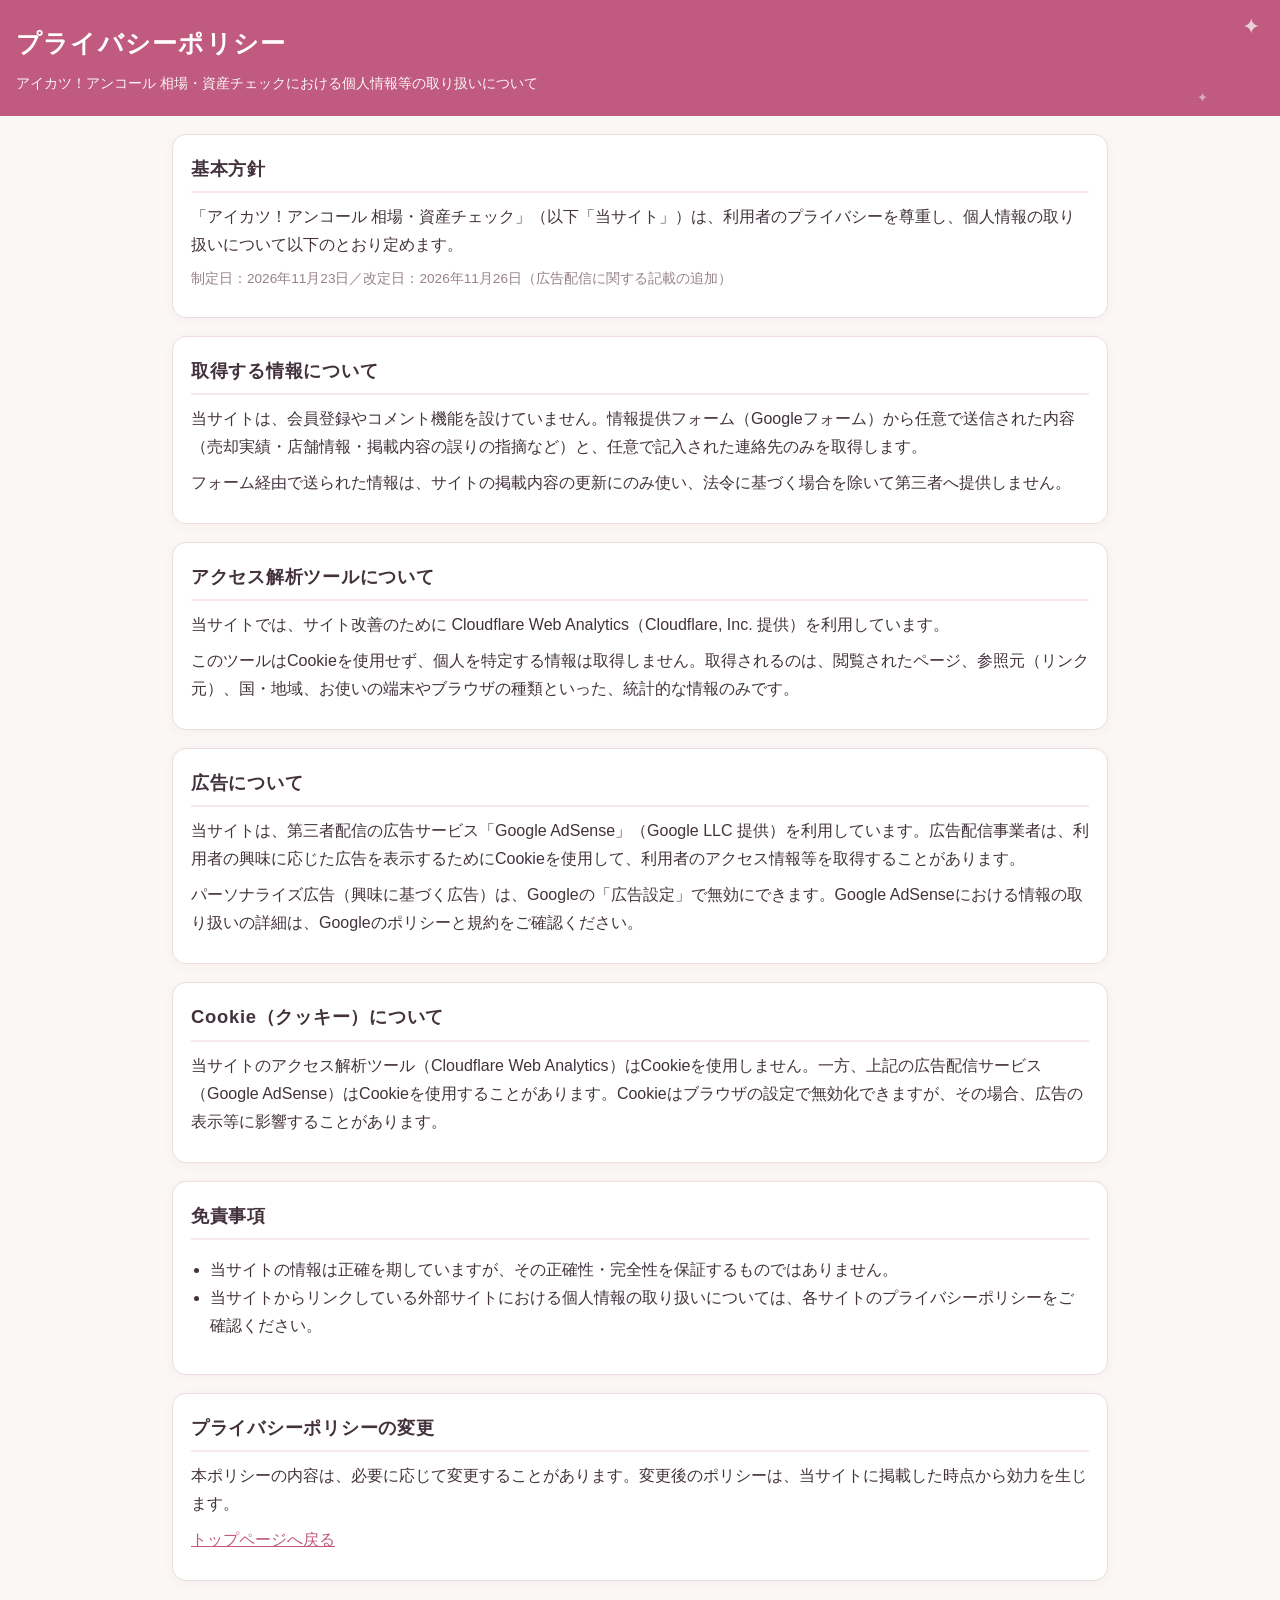
<file: privacy.html>
<!DOCTYPE html>
<html lang="ja">
<head>
<meta charset="utf-8">
<meta name="viewport" content="width=device-width, initial-scale=1">
<title>プライバシーポリシー｜アイカツ！アンコール 相場・資産チェック</title>
<link rel="stylesheet" href="style.css">
<link rel="manifest" href="manifest.webmanifest">
<meta name="theme-color" content="#c05a7e">
<link rel="apple-touch-icon" href="icons/apple-touch-icon.png">
<meta name="mobile-web-app-capable" content="yes">
<meta name="apple-mobile-web-app-capable" content="yes">
<meta name="apple-mobile-web-app-status-bar-style" content="default">
<meta name="apple-mobile-web-app-title" content="アイカツ相場">

<meta name="description" content="「アイカツ！アンコール 相場・資産チェック」のプライバシーポリシー。">
<meta property="og:type" content="website">
<meta property="og:site_name" content="アイカツ！アンコール 相場・資産チェック">
<meta property="og:title" content="プライバシーポリシー｜アイカツ！アンコール 相場・資産チェック">
<meta property="og:description" content="「アイカツ！アンコール 相場・資産チェック」のプライバシーポリシー。">
<meta property="og:url" content="https://aikatsu-encore.com/privacy">
<meta property="og:image" content="https://aikatsu-encore.com/og-image.png">
<meta name="twitter:card" content="summary_large_image">
<script async src="https://pagead2.googlesyndication.com/pagead/js/adsbygoogle.js?client=ca-pub-5454950688835908" crossorigin="anonymous"></script>
</head>
<body>
<header class="site-header">
<h1>プライバシーポリシー</h1>
<p>アイカツ！アンコール 相場・資産チェックにおける個人情報等の取り扱いについて</p>
</header>
<div class="wrap">

<section>
<h2>基本方針</h2>
<p>「アイカツ！アンコール 相場・資産チェック」（以下「当サイト」）は、利用者のプライバシーを尊重し、個人情報の取り扱いについて以下のとおり定めます。</p>
<p class="note">制定日：2026年11月23日／改定日：2026年11月26日（広告配信に関する記載の追加）</p>
</section>

<section>
<h2>取得する情報について</h2>
<p>当サイトは、会員登録やコメント機能を設けていません。情報提供フォーム（Googleフォーム）から任意で送信された内容（売却実績・店舗情報・掲載内容の誤りの指摘など）と、任意で記入された連絡先のみを取得します。</p>
<p>フォーム経由で送られた情報は、サイトの掲載内容の更新にのみ使い、法令に基づく場合を除いて第三者へ提供しません。</p>
</section>

<section>
<h2>アクセス解析ツールについて</h2>
<p>当サイトでは、サイト改善のために Cloudflare Web Analytics（Cloudflare, Inc. 提供）を利用しています。</p>
<p>このツールはCookieを使用せず、個人を特定する情報は取得しません。取得されるのは、閲覧されたページ、参照元（リンク元）、国・地域、お使いの端末やブラウザの種類といった、統計的な情報のみです。</p>
</section>

<section>
<h2>広告について</h2>
<p>当サイトは、第三者配信の広告サービス「Google AdSense」（Google LLC 提供）を利用しています。広告配信事業者は、利用者の興味に応じた広告を表示するためにCookieを使用して、利用者のアクセス情報等を取得することがあります。</p>
<p>パーソナライズ広告（興味に基づく広告）は、Googleの「広告設定」で無効にできます。Google AdSenseにおける情報の取り扱いの詳細は、Googleのポリシーと規約をご確認ください。</p>
</section>

<section>
<h2>Cookie（クッキー）について</h2>
<p>当サイトのアクセス解析ツール（Cloudflare Web Analytics）はCookieを使用しません。一方、上記の広告配信サービス（Google AdSense）はCookieを使用することがあります。Cookieはブラウザの設定で無効化できますが、その場合、広告の表示等に影響することがあります。</p>
</section>

<section>
<h2>免責事項</h2>
<ul class="plain">
<li>当サイトの情報は正確を期していますが、その正確性・完全性を保証するものではありません。</li>
<li>当サイトからリンクしている外部サイトにおける個人情報の取り扱いについては、各サイトのプライバシーポリシーをご確認ください。</li>
</ul>
</section>

<section>
<h2>プライバシーポリシーの変更</h2>
<p>本ポリシーの内容は、必要に応じて変更することがあります。変更後のポリシーは、当サイトに掲載した時点から効力を生じます。</p>
<p><a href="index.html">トップページへ戻る</a></p>
</section>

</div>
<script>
if ('serviceWorker' in navigator) {
  window.addEventListener('load', function () {
    navigator.serviceWorker.register('sw.js').catch(function () {});
  });
}
</script>
<!-- Cloudflare Web Analytics --><script type='module' src='https://static.cloudflareinsights.com/beacon.min.js' data-cf-beacon='{"token": "83d44852b7134fafa72f79f48e3f3325"}'></script><!-- End Cloudflare Web Analytics -->
<script>window.addEventListener("pageshow",function(e){if(e.persisted){location.reload();}});</script>
</body>
</html>
</file>
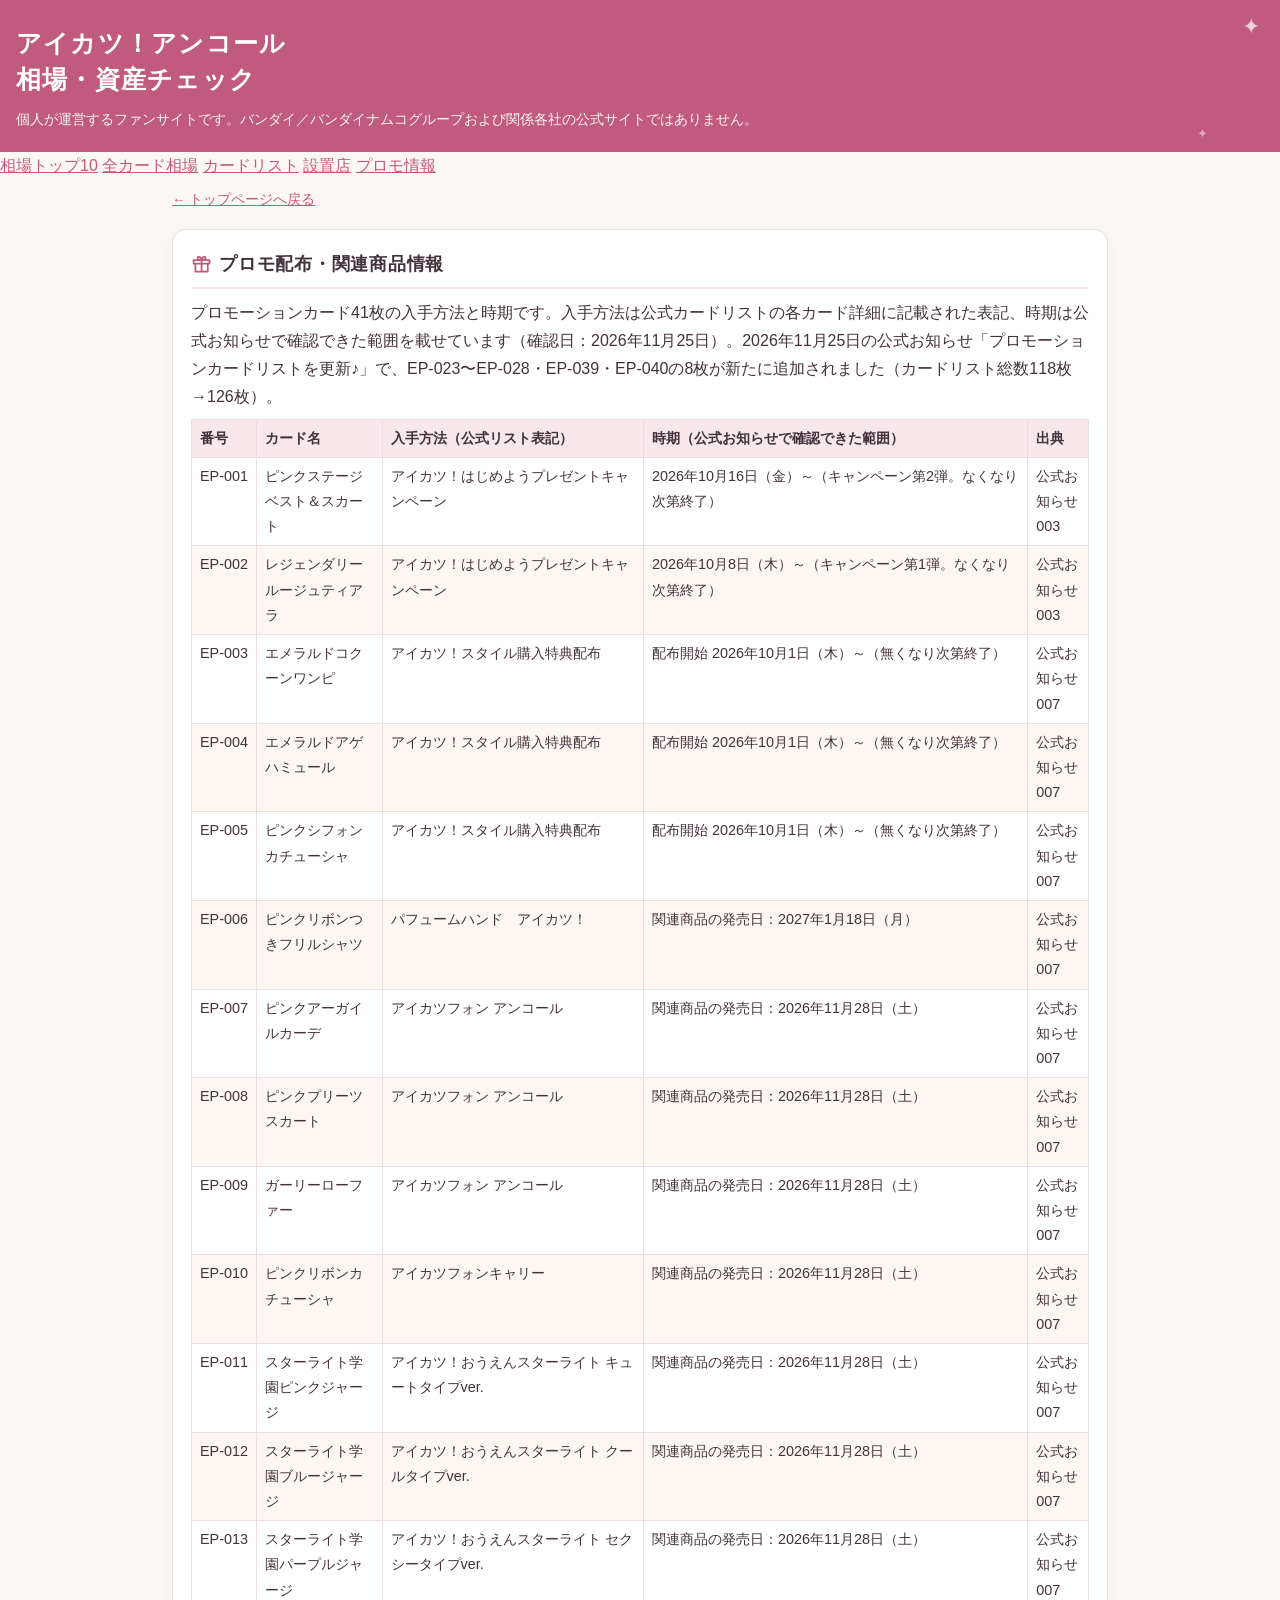
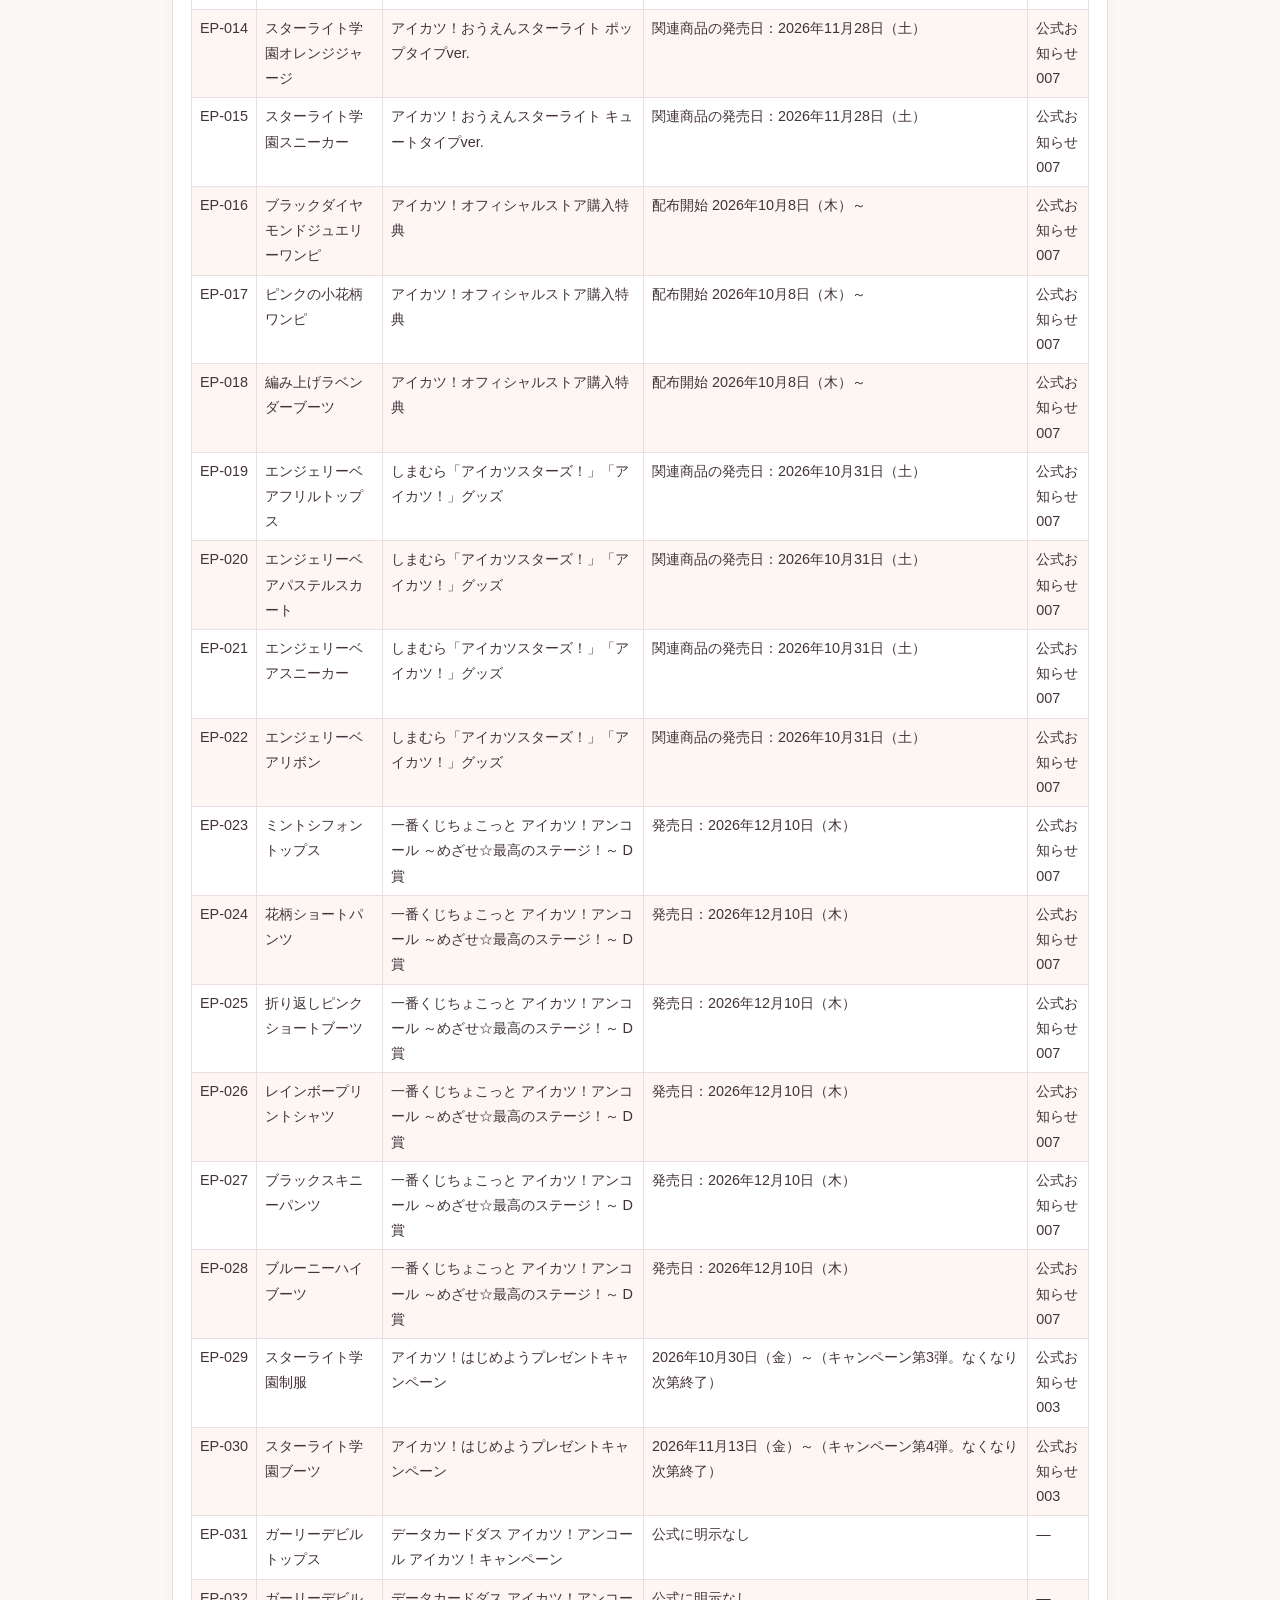
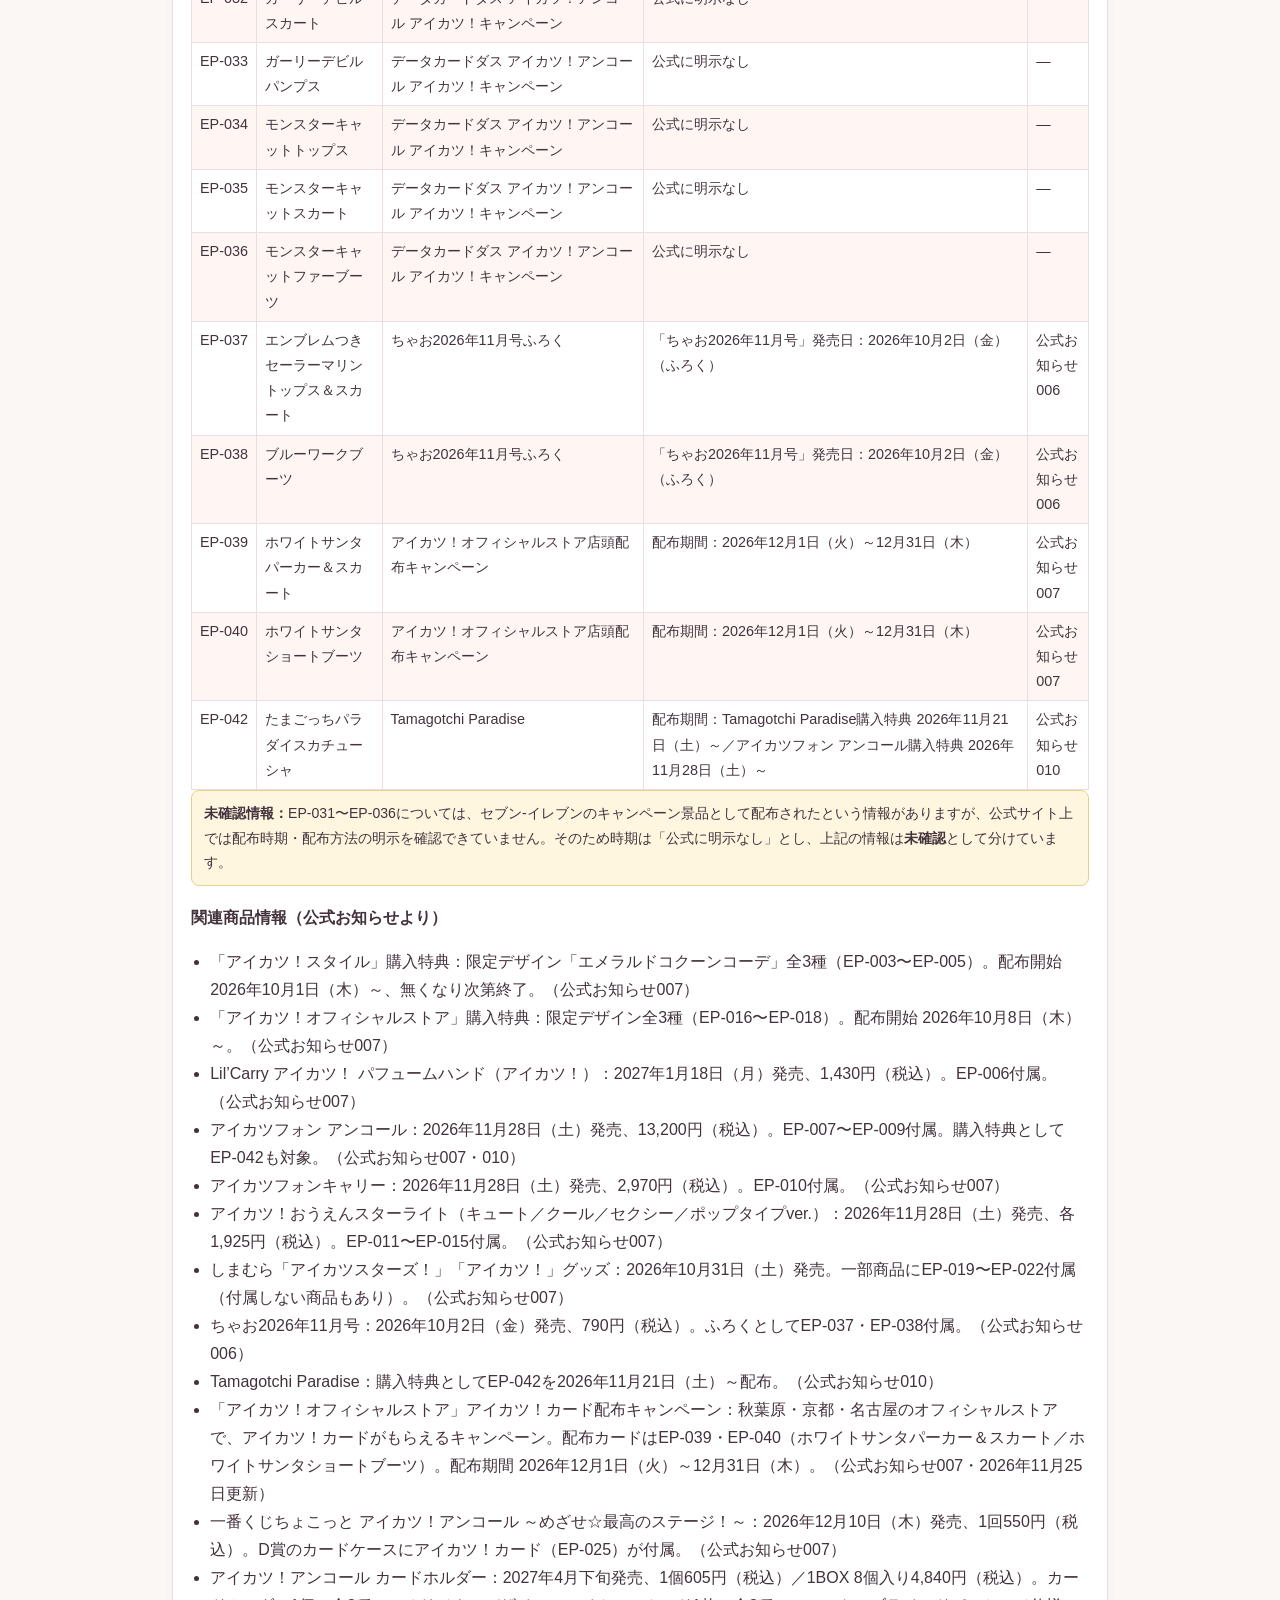
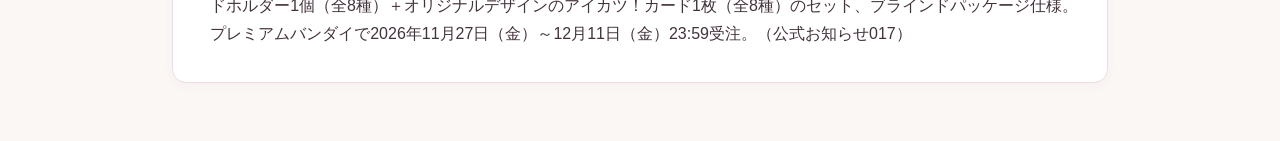
<file: promo.html>
<!DOCTYPE html>
<html lang="ja">
<head>
<meta charset="utf-8">
<meta name="viewport" content="width=device-width, initial-scale=1">
<title>プロモ関連情報｜アイカツ！アンコール 相場・資産チェック</title>
<meta name="description" content="データカードダス「アイカツ！アンコール」のプロモーションカードの入手方法・配布時期と関連商品情報をまとめた個人運営のファンサイトです。公式サイトではありません。">
<link rel="stylesheet" href="style.css">
<link rel="manifest" href="manifest.webmanifest">
<meta name="theme-color" content="#c05a7e">
<link rel="apple-touch-icon" href="icons/apple-touch-icon.png">
<meta name="mobile-web-app-capable" content="yes">
<meta name="apple-mobile-web-app-capable" content="yes">
<meta name="apple-mobile-web-app-status-bar-style" content="default">
<meta name="apple-mobile-web-app-title" content="アイカツ相場">

<meta property="og:type" content="website">
<meta property="og:site_name" content="アイカツ！アンコール 相場・資産チェック">
<meta property="og:title" content="プロモ関連情報｜アイカツ！アンコール 相場・資産チェック">
<meta property="og:description" content="「アイカツ！アンコール」プロモカードの配布情報と関連商品の情報まとめ。">
<meta property="og:url" content="https://aikatsu-encore.com/promo">
<meta property="og:image" content="https://aikatsu-encore.com/og-image.png">
<meta name="twitter:card" content="summary_large_image">
<script async src="https://pagead2.googlesyndication.com/pagead/js/adsbygoogle.js?client=ca-pub-5454950688835908" crossorigin="anonymous"></script>
</head>
<body>
<header class="site-header">
  <h1><a href="index.html" style="color:inherit;text-decoration:none;">アイカツ！アンコール<br>相場・資産チェック</a></h1>
  <p>個人が運営するファンサイトです。バンダイ／バンダイナムコグループおよび関係各社の公式サイトではありません。</p>
</header>
<nav class="chipnav" aria-label="ページ移動">
  <a class="chip" href="index.html#prices">相場トップ10</a>
  <a class="chip" href="allprices.html">全カード相場</a>
  <a class="chip" href="cards.html">カードリスト</a>
  <a class="chip" href="stores.html">設置店</a>
  <a class="chip" href="promo.html">プロモ情報</a>
</nav>
<div class="wrap">
<p class="note"><a href="index.html">← トップページへ戻る</a></p>
<section id="promo">
  <h2><svg class="h2-icon" viewBox="0 0 24 24" fill="none" stroke="currentColor" stroke-width="2" stroke-linecap="round" stroke-linejoin="round" aria-hidden="true"><rect x="3" y="8" width="18" height="4"/><path d="M5 12v9h14v-9M12 8v13M12 8s-4.5.2-4.5-2.2C7.5 3.6 11 3.4 12 8zM12 8s4.5.2 4.5-2.2C16.5 3.6 13 3.4 12 8z"/></svg>プロモ配布・関連商品情報</h2>
  <p>プロモーションカード41枚の入手方法と時期です。入手方法は公式カードリストの各カード詳細に記載された表記、時期は公式お知らせで確認できた範囲を載せています（確認日：2026年11月25日）。2026年11月25日の公式お知らせ「プロモーションカードリストを更新♪」で、EP-023〜EP-028・EP-039・EP-040の8枚が新たに追加されました（カードリスト総数118枚→126枚）。</p>
  <div class="table-scroll">
  <table>
    <thead><tr><th>番号</th><th>カード名</th><th>入手方法（公式リスト表記）</th><th>時期（公式お知らせで確認できた範囲）</th><th>出典</th></tr></thead>
    <tbody>
<tr><td class="num">EP-001</td><td>ピンクステージベスト＆スカート</td><td>アイカツ！はじめようプレゼントキャンペーン</td><td>2026年10月16日（金）～（キャンペーン第2弾。なくなり次第終了）</td><td>公式お知らせ003</td></tr>
<tr><td class="num">EP-002</td><td>レジェンダリールージュティアラ</td><td>アイカツ！はじめようプレゼントキャンペーン</td><td>2026年10月8日（木）～（キャンペーン第1弾。なくなり次第終了）</td><td>公式お知らせ003</td></tr>
<tr><td class="num">EP-003</td><td>エメラルドコクーンワンピ</td><td>アイカツ！スタイル購入特典配布</td><td>配布開始 2026年10月1日（木）～（無くなり次第終了）</td><td>公式お知らせ007</td></tr>
<tr><td class="num">EP-004</td><td>エメラルドアゲハミュール</td><td>アイカツ！スタイル購入特典配布</td><td>配布開始 2026年10月1日（木）～（無くなり次第終了）</td><td>公式お知らせ007</td></tr>
<tr><td class="num">EP-005</td><td>ピンクシフォンカチューシャ</td><td>アイカツ！スタイル購入特典配布</td><td>配布開始 2026年10月1日（木）～（無くなり次第終了）</td><td>公式お知らせ007</td></tr>
<tr><td class="num">EP-006</td><td>ピンクリボンつきフリルシャツ</td><td>パフュームハンド　アイカツ！</td><td>関連商品の発売日：2027年1月18日（月）</td><td>公式お知らせ007</td></tr>
<tr><td class="num">EP-007</td><td>ピンクアーガイルカーデ</td><td>アイカツフォン アンコール</td><td>関連商品の発売日：2026年11月28日（土）</td><td>公式お知らせ007</td></tr>
<tr><td class="num">EP-008</td><td>ピンクプリーツスカート</td><td>アイカツフォン アンコール</td><td>関連商品の発売日：2026年11月28日（土）</td><td>公式お知らせ007</td></tr>
<tr><td class="num">EP-009</td><td>ガーリーローファー</td><td>アイカツフォン アンコール</td><td>関連商品の発売日：2026年11月28日（土）</td><td>公式お知らせ007</td></tr>
<tr><td class="num">EP-010</td><td>ピンクリボンカチューシャ</td><td>アイカツフォンキャリー</td><td>関連商品の発売日：2026年11月28日（土）</td><td>公式お知らせ007</td></tr>
<tr><td class="num">EP-011</td><td>スターライト学園ピンクジャージ</td><td>アイカツ！おうえんスターライト キュートタイプver.</td><td>関連商品の発売日：2026年11月28日（土）</td><td>公式お知らせ007</td></tr>
<tr><td class="num">EP-012</td><td>スターライト学園ブルージャージ</td><td>アイカツ！おうえんスターライト クールタイプver.</td><td>関連商品の発売日：2026年11月28日（土）</td><td>公式お知らせ007</td></tr>
<tr><td class="num">EP-013</td><td>スターライト学園パープルジャージ</td><td>アイカツ！おうえんスターライト セクシータイプver.</td><td>関連商品の発売日：2026年11月28日（土）</td><td>公式お知らせ007</td></tr>
<tr><td class="num">EP-014</td><td>スターライト学園オレンジジャージ</td><td>アイカツ！おうえんスターライト ポップタイプver.</td><td>関連商品の発売日：2026年11月28日（土）</td><td>公式お知らせ007</td></tr>
<tr><td class="num">EP-015</td><td>スターライト学園スニーカー</td><td>アイカツ！おうえんスターライト キュートタイプver.</td><td>関連商品の発売日：2026年11月28日（土）</td><td>公式お知らせ007</td></tr>
<tr><td class="num">EP-016</td><td>ブラックダイヤモンドジュエリーワンピ</td><td>アイカツ！オフィシャルストア購入特典</td><td>配布開始 2026年10月8日（木）～</td><td>公式お知らせ007</td></tr>
<tr><td class="num">EP-017</td><td>ピンクの小花柄ワンピ</td><td>アイカツ！オフィシャルストア購入特典</td><td>配布開始 2026年10月8日（木）～</td><td>公式お知らせ007</td></tr>
<tr><td class="num">EP-018</td><td>編み上げラベンダーブーツ</td><td>アイカツ！オフィシャルストア購入特典</td><td>配布開始 2026年10月8日（木）～</td><td>公式お知らせ007</td></tr>
<tr><td class="num">EP-019</td><td>エンジェリーベアフリルトップス</td><td>しまむら「アイカツスターズ！」「アイカツ！」グッズ</td><td>関連商品の発売日：2026年10月31日（土）</td><td>公式お知らせ007</td></tr>
<tr><td class="num">EP-020</td><td>エンジェリーベアパステルスカート</td><td>しまむら「アイカツスターズ！」「アイカツ！」グッズ</td><td>関連商品の発売日：2026年10月31日（土）</td><td>公式お知らせ007</td></tr>
<tr><td class="num">EP-021</td><td>エンジェリーベアスニーカー</td><td>しまむら「アイカツスターズ！」「アイカツ！」グッズ</td><td>関連商品の発売日：2026年10月31日（土）</td><td>公式お知らせ007</td></tr>
<tr><td class="num">EP-022</td><td>エンジェリーベアリボン</td><td>しまむら「アイカツスターズ！」「アイカツ！」グッズ</td><td>関連商品の発売日：2026年10月31日（土）</td><td>公式お知らせ007</td></tr>
<tr><td class="num">EP-023</td><td>ミントシフォントップス</td><td>一番くじちょこっと アイカツ！アンコール ～めざせ☆最高のステージ！～ D賞</td><td>発売日：2026年12月10日（木）</td><td>公式お知らせ007</td></tr>
<tr><td class="num">EP-024</td><td>花柄ショートパンツ</td><td>一番くじちょこっと アイカツ！アンコール ～めざせ☆最高のステージ！～ D賞</td><td>発売日：2026年12月10日（木）</td><td>公式お知らせ007</td></tr>
<tr><td class="num">EP-025</td><td>折り返しピンクショートブーツ</td><td>一番くじちょこっと アイカツ！アンコール ～めざせ☆最高のステージ！～ D賞</td><td>発売日：2026年12月10日（木）</td><td>公式お知らせ007</td></tr>
<tr><td class="num">EP-026</td><td>レインボープリントシャツ</td><td>一番くじちょこっと アイカツ！アンコール ～めざせ☆最高のステージ！～ D賞</td><td>発売日：2026年12月10日（木）</td><td>公式お知らせ007</td></tr>
<tr><td class="num">EP-027</td><td>ブラックスキニーパンツ</td><td>一番くじちょこっと アイカツ！アンコール ～めざせ☆最高のステージ！～ D賞</td><td>発売日：2026年12月10日（木）</td><td>公式お知らせ007</td></tr>
<tr><td class="num">EP-028</td><td>ブルーニーハイブーツ</td><td>一番くじちょこっと アイカツ！アンコール ～めざせ☆最高のステージ！～ D賞</td><td>発売日：2026年12月10日（木）</td><td>公式お知らせ007</td></tr>
<tr><td class="num">EP-029</td><td>スターライト学園制服</td><td>アイカツ！はじめようプレゼントキャンペーン</td><td>2026年10月30日（金）～（キャンペーン第3弾。なくなり次第終了）</td><td>公式お知らせ003</td></tr>
<tr><td class="num">EP-030</td><td>スターライト学園ブーツ</td><td>アイカツ！はじめようプレゼントキャンペーン</td><td>2026年11月13日（金）～（キャンペーン第4弾。なくなり次第終了）</td><td>公式お知らせ003</td></tr>
<tr><td class="num">EP-031</td><td>ガーリーデビルトップス</td><td>データカードダス アイカツ！アンコール アイカツ！キャンペーン</td><td>公式に明示なし</td><td>―</td></tr>
<tr><td class="num">EP-032</td><td>ガーリーデビルスカート</td><td>データカードダス アイカツ！アンコール アイカツ！キャンペーン</td><td>公式に明示なし</td><td>―</td></tr>
<tr><td class="num">EP-033</td><td>ガーリーデビルパンプス</td><td>データカードダス アイカツ！アンコール アイカツ！キャンペーン</td><td>公式に明示なし</td><td>―</td></tr>
<tr><td class="num">EP-034</td><td>モンスターキャットトップス</td><td>データカードダス アイカツ！アンコール アイカツ！キャンペーン</td><td>公式に明示なし</td><td>―</td></tr>
<tr><td class="num">EP-035</td><td>モンスターキャットスカート</td><td>データカードダス アイカツ！アンコール アイカツ！キャンペーン</td><td>公式に明示なし</td><td>―</td></tr>
<tr><td class="num">EP-036</td><td>モンスターキャットファーブーツ</td><td>データカードダス アイカツ！アンコール アイカツ！キャンペーン</td><td>公式に明示なし</td><td>―</td></tr>
<tr><td class="num">EP-037</td><td>エンブレムつきセーラーマリントップス＆スカート</td><td>ちゃお2026年11月号ふろく</td><td>「ちゃお2026年11月号」発売日：2026年10月2日（金）（ふろく）</td><td>公式お知らせ006</td></tr>
<tr><td class="num">EP-038</td><td>ブルーワークブーツ</td><td>ちゃお2026年11月号ふろく</td><td>「ちゃお2026年11月号」発売日：2026年10月2日（金）（ふろく）</td><td>公式お知らせ006</td></tr>
<tr><td class="num">EP-039</td><td>ホワイトサンタパーカー＆スカート</td><td>アイカツ！オフィシャルストア店頭配布キャンペーン</td><td>配布期間：2026年12月1日（火）～12月31日（木）</td><td>公式お知らせ007</td></tr>
<tr><td class="num">EP-040</td><td>ホワイトサンタショートブーツ</td><td>アイカツ！オフィシャルストア店頭配布キャンペーン</td><td>配布期間：2026年12月1日（火）～12月31日（木）</td><td>公式お知らせ007</td></tr>
<tr><td class="num">EP-042</td><td>たまごっちパラダイスカチューシャ</td><td>Tamagotchi Paradise</td><td>配布期間：Tamagotchi Paradise購入特典 2026年11月21日（土）～／アイカツフォン アンコール購入特典 2026年11月28日（土）～</td><td>公式お知らせ010</td></tr>
    </tbody>
  </table>
  </div>
  <div class="caution">
    <strong>未確認情報：</strong>EP-031〜EP-036については、セブン-イレブンのキャンペーン景品として配布されたという情報がありますが、公式サイト上では配布時期・配布方法の明示を確認できていません。そのため時期は「公式に明示なし」とし、上記の情報は<strong>未確認</strong>として分けています。
  </div>
  <h3>関連商品情報（公式お知らせより）</h3>
  <ul class="plain">
    <li>「アイカツ！スタイル」購入特典：限定デザイン「エメラルドコクーンコーデ」全3種（EP-003〜EP-005）。配布開始 2026年10月1日（木）～、無くなり次第終了。（公式お知らせ007）</li>
    <li>「アイカツ！オフィシャルストア」購入特典：限定デザイン全3種（EP-016〜EP-018）。配布開始 2026年10月8日（木）～。（公式お知らせ007）</li>
    <li>Lil’Carry アイカツ！ パフュームハンド（アイカツ！）：2027年1月18日（月）発売、1,430円（税込）。EP-006付属。（公式お知らせ007）</li>
    <li>アイカツフォン アンコール：2026年11月28日（土）発売、13,200円（税込）。EP-007〜EP-009付属。購入特典としてEP-042も対象。（公式お知らせ007・010）</li>
    <li>アイカツフォンキャリー：2026年11月28日（土）発売、2,970円（税込）。EP-010付属。（公式お知らせ007）</li>
    <li>アイカツ！おうえんスターライト（キュート／クール／セクシー／ポップタイプver.）：2026年11月28日（土）発売、各1,925円（税込）。EP-011〜EP-015付属。（公式お知らせ007）</li>
    <li>しまむら「アイカツスターズ！」「アイカツ！」グッズ：2026年10月31日（土）発売。一部商品にEP-019〜EP-022付属（付属しない商品もあり）。（公式お知らせ007）</li>
    <li>ちゃお2026年11月号：2026年10月2日（金）発売、790円（税込）。ふろくとしてEP-037・EP-038付属。（公式お知らせ006）</li>
    <li>Tamagotchi Paradise：購入特典としてEP-042を2026年11月21日（土）～配布。（公式お知らせ010）</li>
    <li>「アイカツ！オフィシャルストア」アイカツ！カード配布キャンペーン：秋葉原・京都・名古屋のオフィシャルストアで、アイカツ！カードがもらえるキャンペーン。配布カードはEP-039・EP-040（ホワイトサンタパーカー＆スカート／ホワイトサンタショートブーツ）。配布期間 2026年12月1日（火）～12月31日（木）。（公式お知らせ007・2026年11月25日更新）</li>
    <li>一番くじちょこっと アイカツ！アンコール ～めざせ☆最高のステージ！～：2026年12月10日（木）発売、1回550円（税込）。D賞のカードケースにアイカツ！カード（EP-025）が付属。（公式お知らせ007）</li>
    <li>アイカツ！アンコール カードホルダー：2027年4月下旬発売、1個605円（税込）／1BOX 8個入り4,840円（税込）。カードホルダー1個（全8種）＋オリジナルデザインのアイカツ！カード1枚（全8種）のセット、ブラインドパッケージ仕様。プレミアムバンダイで2026年11月27日（金）～12月11日（金）23:59受注。（公式お知らせ017）</li>
  </ul>
</section>

</div>

<script>
(function () {
  var input = document.getElementById('card-search');
  var select = document.getElementById('rarity-filter');
  var count = document.getElementById('card-count');
  var rows = Array.prototype.slice.call(document.querySelectorAll('.card-table tbody tr'));
  function apply() {
    var q = (input.value || '').trim().toLowerCase();
    var r = select.value;
    var shown = 0;
    rows.forEach(function (row) {
      var okQ = !q || row.getAttribute('data-name').toLowerCase().indexOf(q) !== -1;
      var okR = !r || row.getAttribute('data-rarity') === r;
      var show = okQ && okR;
      row.style.display = show ? '' : 'none';
      if (show) shown++;
    });
    count.textContent = '表示中：' + shown + '枚 / 全' + rows.length + '枚';
  }
  input.addEventListener('input', apply);
  select.addEventListener('change', apply);
  apply();
})();
</script>
<script>
if ('serviceWorker' in navigator) {
  window.addEventListener('load', function () {
    navigator.serviceWorker.register('sw.js').catch(function () {});
  });
}
</script>
<!-- Cloudflare Web Analytics --><script type='module' src='https://static.cloudflareinsights.com/beacon.min.js' data-cf-beacon='{"token": "83d44852b7134fafa72f79f48e3f3325"}'></script><!-- End Cloudflare Web Analytics -->
<script>window.addEventListener("pageshow",function(e){if(e.persisted){location.reload();}});</script>
</body>
</html>
</file>
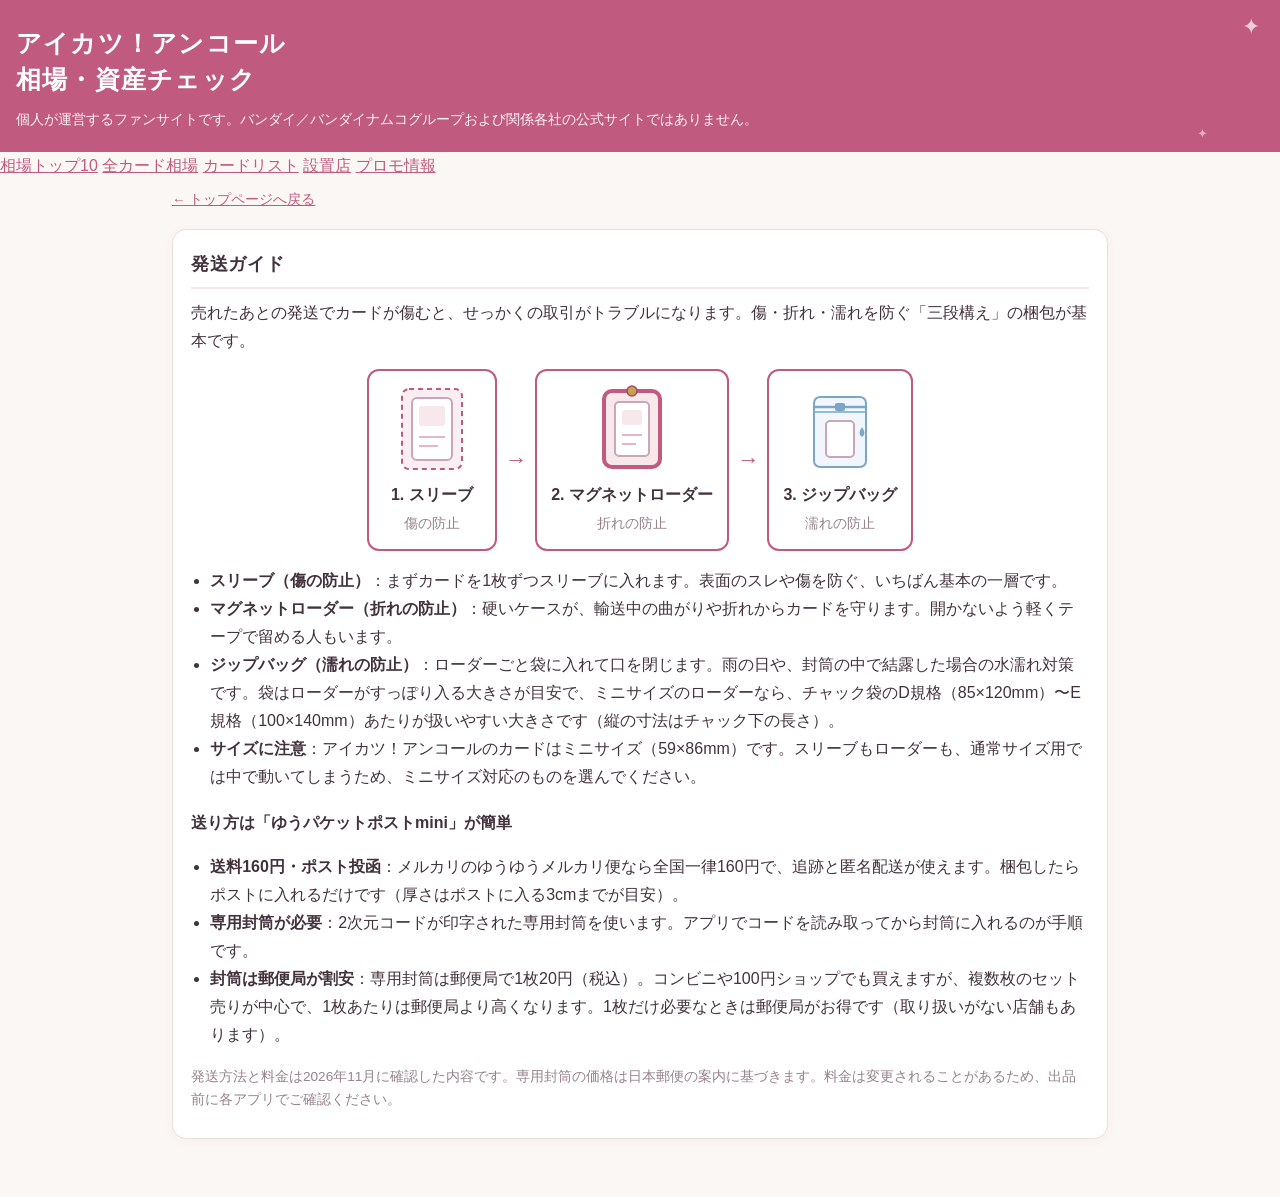
<file: ship.html>
<!DOCTYPE html>
<html lang="ja">
<head>
<meta charset="utf-8">
<meta name="viewport" content="width=device-width, initial-scale=1">
<title>発送ガイド｜アイカツ！アンコール 相場・資産チェック</title>
<meta name="description" content="アイカツ！アンコールのカードを売るときの発送ガイド。スリーブ・マグネットローダー・ジップバッグの三段構えの梱包と、ゆうパケットポストminiの使い方をまとめた個人運営のファンサイトです。公式サイトではありません。">
<link rel="stylesheet" href="style.css">
<link rel="manifest" href="manifest.webmanifest">
<meta name="theme-color" content="#c05a7e">
<link rel="apple-touch-icon" href="icons/apple-touch-icon.png">
<meta name="mobile-web-app-capable" content="yes">
<meta name="apple-mobile-web-app-capable" content="yes">
<meta name="apple-mobile-web-app-status-bar-style" content="default">
<meta name="apple-mobile-web-app-title" content="アイカツ相場">

<style>
.layers { display: flex; flex-wrap: wrap; align-items: center; gap: 8px; justify-content: center; margin: 14px 0; }
.layer { border: 2px solid var(--accent); border-radius: 12px; padding: 12px 14px; text-align: center; background: #fff; min-width: 130px; }
.layer b { display: block; }
.layer span { color: var(--muted); font-size: 0.85em; }
.layer svg { display: block; margin: 0 auto 6px; }
.arrow { font-size: 1.4em; color: var(--accent); font-weight: 800; }
</style>
<meta property="og:type" content="website">
<meta property="og:site_name" content="アイカツ！アンコール 相場・資産チェック">
<meta property="og:title" content="発送ガイド｜アイカツ！アンコール 相場・資産チェック">
<meta property="og:description" content="カード発送の三段構え（傷・折れ・濡れ防止）と、ゆうパケットポストminiの使い方を図解で解説。">
<meta property="og:url" content="https://aikatsu-encore.com/ship">
<meta property="og:image" content="https://aikatsu-encore.com/og-image.png">
<meta name="twitter:card" content="summary_large_image">
<script async src="https://pagead2.googlesyndication.com/pagead/js/adsbygoogle.js?client=ca-pub-5454950688835908" crossorigin="anonymous"></script>
</head>
<body>
<header class="site-header">
  <h1><a href="index.html" style="color:inherit;text-decoration:none;">アイカツ！アンコール<br>相場・資産チェック</a></h1>
  <p>個人が運営するファンサイトです。バンダイ／バンダイナムコグループおよび関係各社の公式サイトではありません。</p>
</header>
<nav class="chipnav" aria-label="ページ移動">
  <a class="chip" href="index.html#prices">相場トップ10</a>
  <a class="chip" href="allprices.html">全カード相場</a>
  <a class="chip" href="cards.html">カードリスト</a>
  <a class="chip" href="stores.html">設置店</a>
  <a class="chip" href="promo.html">プロモ情報</a>
</nav>
<div class="wrap">
<p class="note"><a href="index.html">← トップページへ戻る</a></p>
<section id="ship-guide">
<h2>発送ガイド</h2>
<p>売れたあとの発送でカードが傷むと、せっかくの取引がトラブルになります。傷・折れ・濡れを防ぐ「三段構え」の梱包が基本です。</p>
<div class="layers">
  <div class="layer"><svg width="72" height="92" viewBox="0 0 72 92" role="img" aria-label="スリーブに入れたカード"><rect x="6" y="6" width="60" height="80" rx="7" fill="rgba(192,90,126,0.10)" stroke="#c05a7e" stroke-width="2" stroke-dasharray="5 4"/><rect x="16" y="15" width="40" height="62" rx="5" fill="#fff" stroke="#c9a7b8" stroke-width="2"/><rect x="23" y="23" width="26" height="20" rx="3" fill="#f7e8ec"/><line x1="23" y1="54" x2="49" y2="54" stroke="#e3b7c9" stroke-width="2"/><line x1="23" y1="63" x2="42" y2="63" stroke="#e3b7c9" stroke-width="2"/></svg><b>1. スリーブ</b><span>傷の防止</span></div>
  <div class="arrow">→</div>
  <div class="layer"><svg width="72" height="92" viewBox="0 0 72 92" role="img" aria-label="マグネットローダーに入れたカード"><rect x="8" y="8" width="56" height="76" rx="8" fill="#f7e8ec" stroke="#c05a7e" stroke-width="4"/><rect x="19" y="19" width="34" height="54" rx="4" fill="#fff" stroke="#c9a7b8" stroke-width="2"/><circle cx="36" cy="8" r="5" fill="#c9a24b" stroke="#a34a6d" stroke-width="1.5"/><rect x="26" y="27" width="20" height="15" rx="3" fill="#f7e8ec"/><line x1="26" y1="52" x2="46" y2="52" stroke="#e3b7c9" stroke-width="2"/><line x1="26" y1="61" x2="40" y2="61" stroke="#e3b7c9" stroke-width="2"/></svg><b>2. マグネットローダー</b><span>折れの防止</span></div>
  <div class="arrow">→</div>
  <div class="layer"><svg width="72" height="92" viewBox="0 0 72 92" role="img" aria-label="ジップバッグに入れたカード"><rect x="10" y="14" width="52" height="70" rx="6" fill="rgba(120,170,220,0.10)" stroke="#7aa7c7" stroke-width="2"/><line x1="10" y1="24" x2="62" y2="24" stroke="#7aa7c7" stroke-width="2.5"/><line x1="10" y1="29" x2="62" y2="29" stroke="#7aa7c7" stroke-width="1.5"/><rect x="31" y="20" width="10" height="8" rx="2" fill="#7aa7c7"/><rect x="22" y="38" width="28" height="36" rx="4" fill="#fff" stroke="#c9a7b8" stroke-width="2"/><path d="M58 44 q5 7 0 10 q-5 -3 0 -10" fill="#7aa7c7"/></svg><b>3. ジップバッグ</b><span>濡れの防止</span></div>
</div>
<ul class="plain">
<li><strong>スリーブ（傷の防止）</strong>：まずカードを1枚ずつスリーブに入れます。表面のスレや傷を防ぐ、いちばん基本の一層です。</li>
<li><strong>マグネットローダー（折れの防止）</strong>：硬いケースが、輸送中の曲がりや折れからカードを守ります。開かないよう軽くテープで留める人もいます。</li>
<li><strong>ジップバッグ（濡れの防止）</strong>：ローダーごと袋に入れて口を閉じます。雨の日や、封筒の中で結露した場合の水濡れ対策です。袋はローダーがすっぽり入る大きさが目安で、ミニサイズのローダーなら、チャック袋のD規格（85×120mm）〜E規格（100×140mm）あたりが扱いやすい大きさです（縦の寸法はチャック下の長さ）。</li>
<li><strong>サイズに注意</strong>：アイカツ！アンコールのカードはミニサイズ（59×86mm）です。スリーブもローダーも、通常サイズ用では中で動いてしまうため、ミニサイズ対応のものを選んでください。</li>
</ul>
<h3>送り方は「ゆうパケットポストmini」が簡単</h3>
<ul class="plain">
<li><strong>送料160円・ポスト投函</strong>：メルカリのゆうゆうメルカリ便なら全国一律160円で、追跡と匿名配送が使えます。梱包したらポストに入れるだけです（厚さはポストに入る3cmまでが目安）。</li>
<li><strong>専用封筒が必要</strong>：2次元コードが印字された専用封筒を使います。アプリでコードを読み取ってから封筒に入れるのが手順です。</li>
<li><strong>封筒は郵便局が割安</strong>：専用封筒は郵便局で1枚20円（税込）。コンビニや100円ショップでも買えますが、複数枚のセット売りが中心で、1枚あたりは郵便局より高くなります。1枚だけ必要なときは郵便局がお得です（取り扱いがない店舗もあります）。</li>
</ul>
<p class="note">発送方法と料金は2026年11月に確認した内容です。専用封筒の価格は日本郵便の案内に基づきます。料金は変更されることがあるため、出品前に各アプリでご確認ください。</p>
</section>


</div>

<script>
if ('serviceWorker' in navigator) {
  window.addEventListener('load', function () {
    navigator.serviceWorker.register('sw.js').catch(function () {});
  });
}
</script>
<!-- Cloudflare Web Analytics --><script type='module' src='https://static.cloudflareinsights.com/beacon.min.js' data-cf-beacon='{"token": "83d44852b7134fafa72f79f48e3f3325"}'></script><!-- End Cloudflare Web Analytics -->
<script>window.addEventListener("pageshow",function(e){if(e.persisted){location.reload();}});</script>
</body>
</html>
</file>
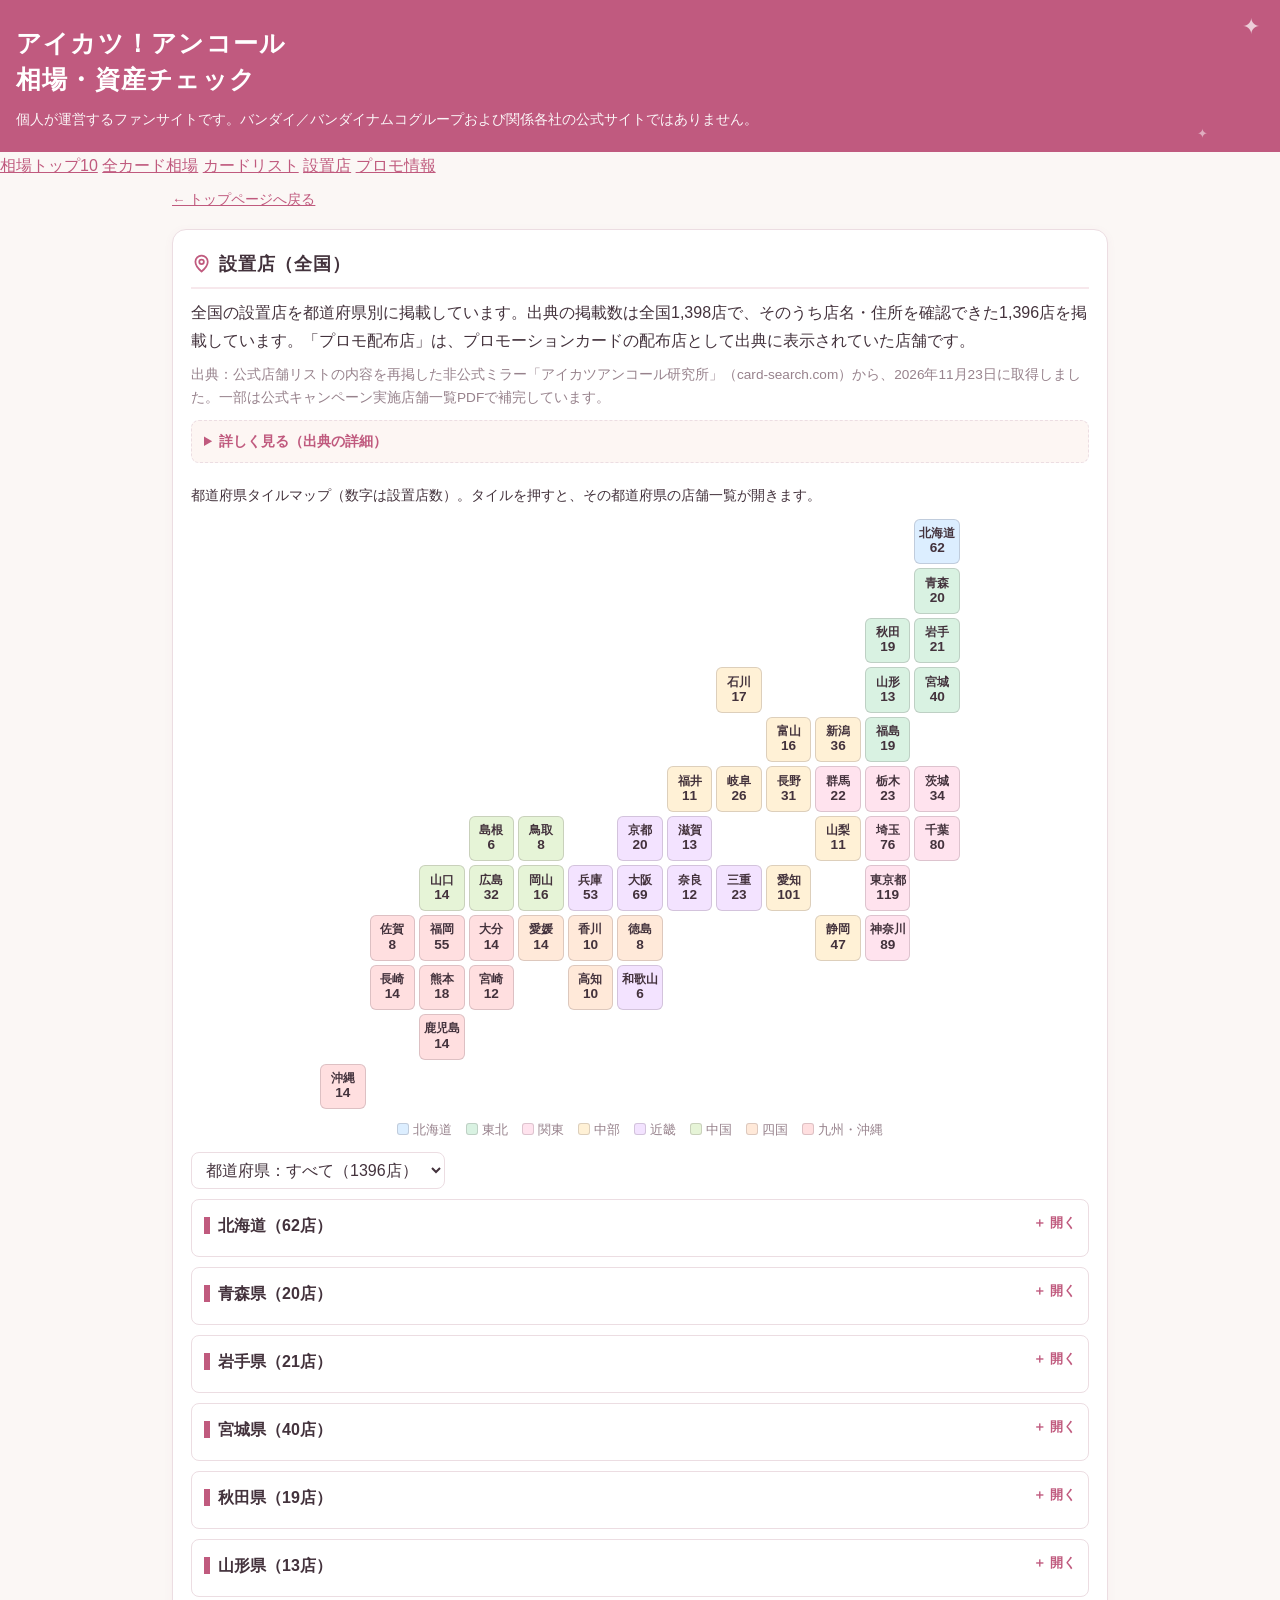
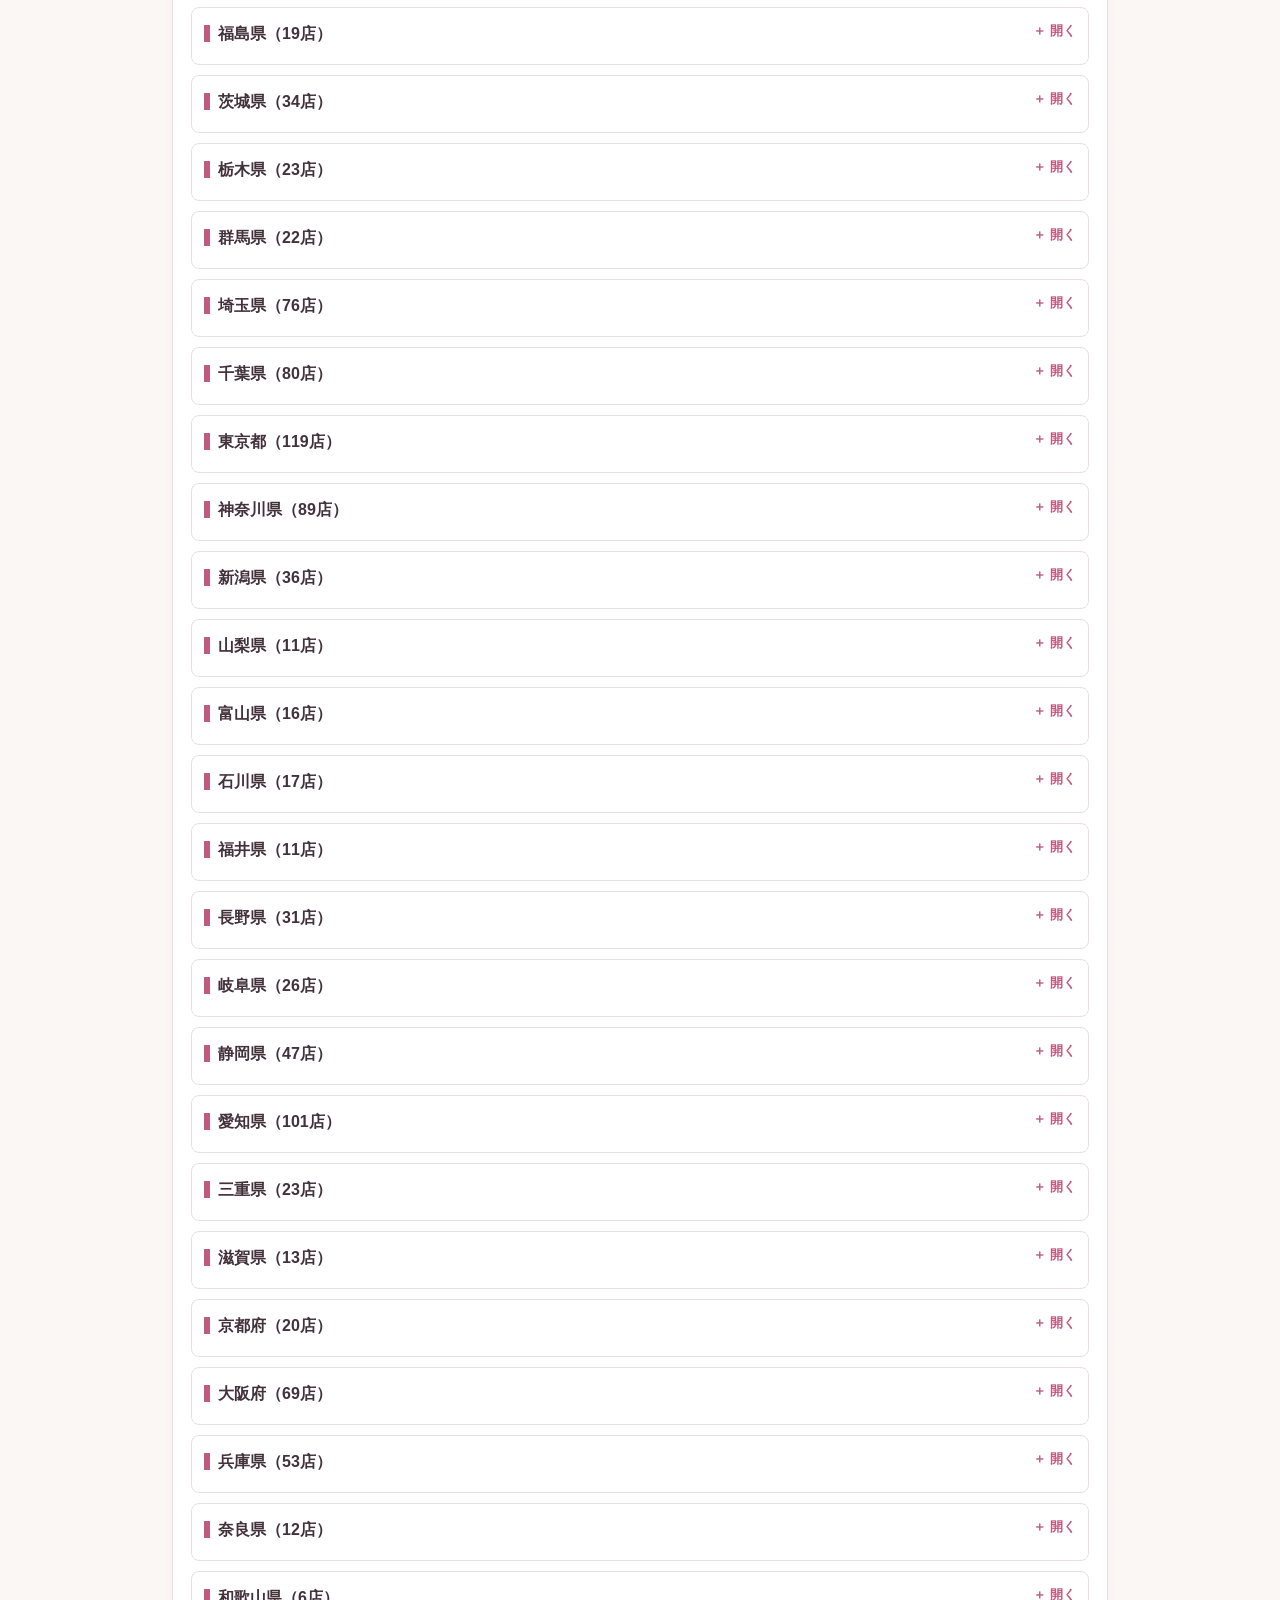
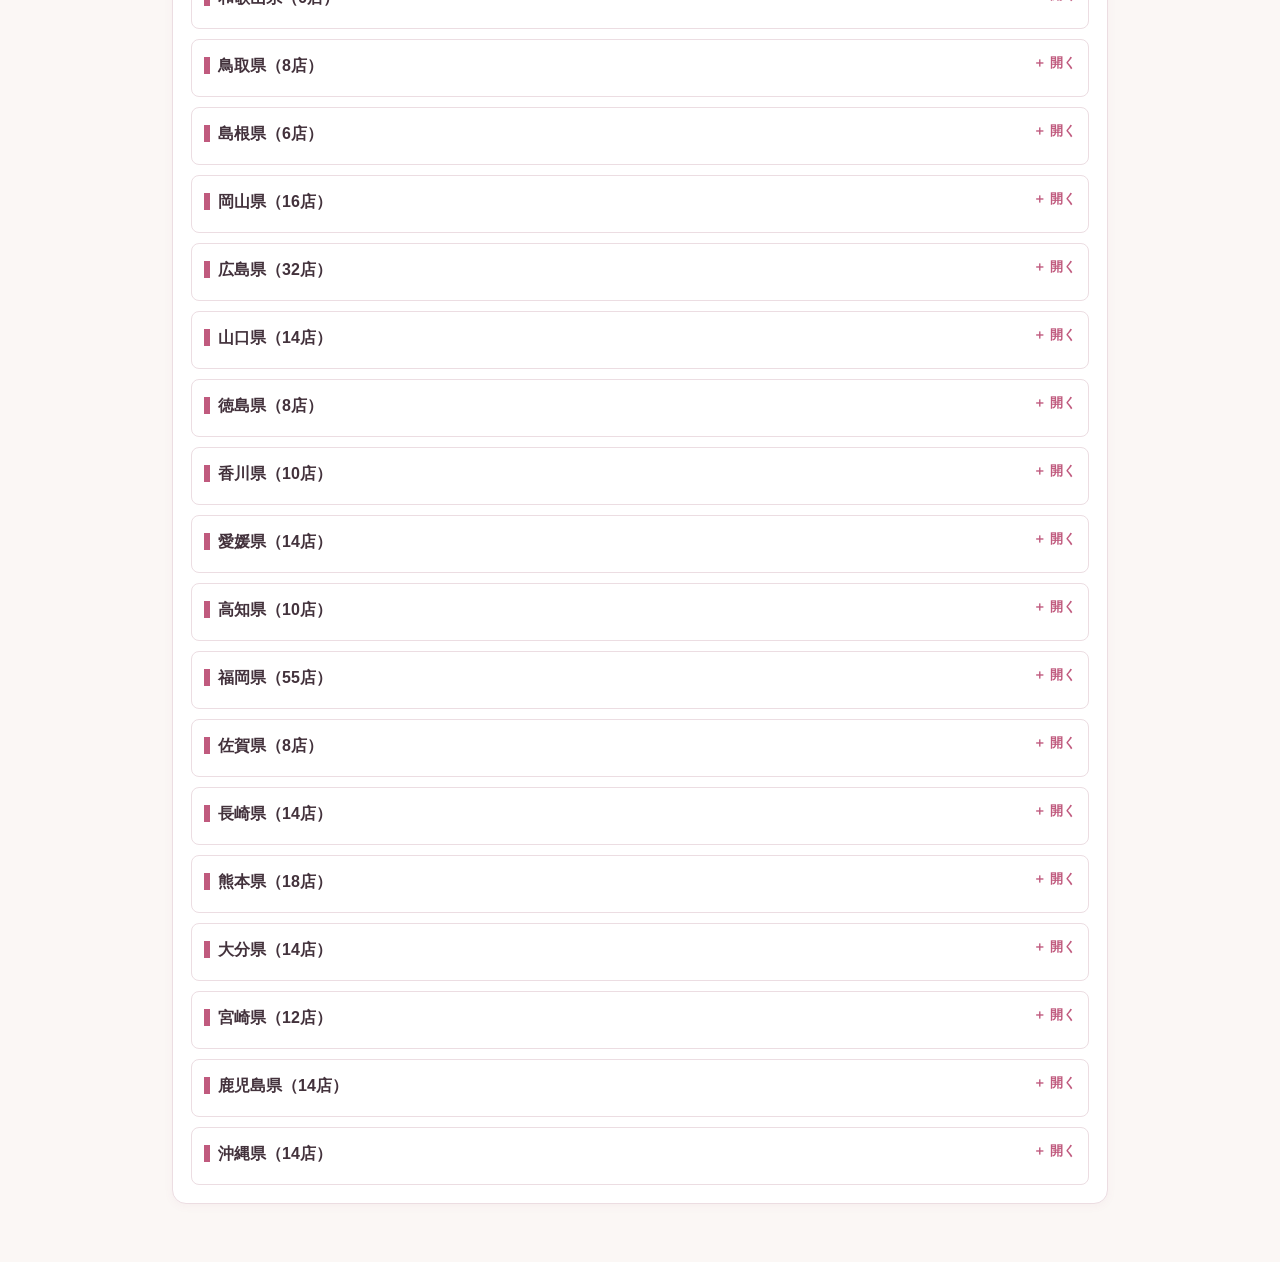
<file: stores.html>
<!DOCTYPE html>
<html lang="ja">
<head>
<meta charset="utf-8">
<meta name="viewport" content="width=device-width, initial-scale=1">
<title>設置店（全国）｜アイカツ！アンコール 相場・資産チェック</title>
<meta name="description" content="データカードダス「アイカツ！アンコール」の全国の設置店を都道府県別に掲載した個人運営のファンサイトです。公式サイトではありません。">
<link rel="stylesheet" href="style.css">
<link rel="manifest" href="manifest.webmanifest">
<meta name="theme-color" content="#c05a7e">
<link rel="apple-touch-icon" href="icons/apple-touch-icon.png">
<meta name="mobile-web-app-capable" content="yes">
<meta name="apple-mobile-web-app-capable" content="yes">
<meta name="apple-mobile-web-app-status-bar-style" content="default">
<meta name="apple-mobile-web-app-title" content="アイカツ相場">

<meta property="og:type" content="website">
<meta property="og:site_name" content="アイカツ！アンコール 相場・資産チェック">
<meta property="og:title" content="設置店（全国）｜アイカツ！アンコール 相場・資産チェック">
<meta property="og:description" content="「アイカツ！アンコール」全国1,396店の設置店一覧。47都道府県のタイルマップから探せます。">
<meta property="og:url" content="https://aikatsu-encore.com/stores">
<meta property="og:image" content="https://aikatsu-encore.com/og-image.png">
<meta name="twitter:card" content="summary_large_image">
<script async src="https://pagead2.googlesyndication.com/pagead/js/adsbygoogle.js?client=ca-pub-5454950688835908" crossorigin="anonymous"></script>
</head>
<body>
<header class="site-header">
  <h1><a href="index.html" style="color:inherit;text-decoration:none;">アイカツ！アンコール<br>相場・資産チェック</a></h1>
  <p>個人が運営するファンサイトです。バンダイ／バンダイナムコグループおよび関係各社の公式サイトではありません。</p>
</header>
<nav class="chipnav" aria-label="ページ移動">
  <a class="chip" href="index.html#prices">相場トップ10</a>
  <a class="chip" href="allprices.html">全カード相場</a>
  <a class="chip" href="cards.html">カードリスト</a>
  <a class="chip" href="stores.html">設置店</a>
  <a class="chip" href="promo.html">プロモ情報</a>
</nav>
<div class="wrap">
<p class="note"><a href="index.html">← トップページへ戻る</a></p>
<section id="stores">
  <h2><svg class="h2-icon" viewBox="0 0 24 24" fill="none" stroke="currentColor" stroke-width="2" stroke-linecap="round" stroke-linejoin="round" aria-hidden="true"><path d="M12 21s-7-5.6-7-11a7 7 0 0 1 14 0c0 5.4-7 11-7 11z"/><circle cx="12" cy="10" r="2.6"/></svg>設置店（全国）</h2>
  <p>全国の設置店を都道府県別に掲載しています。出典の掲載数は全国1,398店で、そのうち店名・住所を確認できた1,396店を掲載しています。「プロモ配布店」は、プロモーションカードの配布店として出典に表示されていた店舗です。</p>
  <p class="note">出典：公式店舗リストの内容を再掲した非公式ミラー「アイカツアンコール研究所」（card-search.com）から、2026年11月23日に取得しました。一部は公式キャンペーン実施店舗一覧PDFで補完しています。</p>
  <details class="more"><summary>詳しく見る（出典の詳細）</summary><p class="note">出典：公式店舗リスト（データカードダス「アイカツ！アンコール」公式サイト）の内容を都道府県別に再掲した非公式ミラー「アイカツアンコール研究所」（card-search.com）。各ページに「公式サイトから取得：2026年11月23日 01:05」と明記されており、2026年11月23日に取得しました。島根県3店・和歌山県3店・愛知県一宮市5店・東京都江戸川区5店・大田区5店はミラーサイトで店舗一覧を取得できなかったため、公式「はじめようキャンペーン実施店舗一覧」PDF（2026年10月13日時点）から補完しています。愛知県一宮市と東京都江戸川区には、掲載数との差分として、店名・住所を確認できなかった店舗が各1店あります。最新の設置状況は公式サイトでご確認ください。</p></details>
<div class="tilemap-wrap">
<p class="tilemap-lead">都道府県タイルマップ（数字は設置店数）。タイルを押すと、その都道府県の店舗一覧が開きます。</p>
<div class="tilemap" role="group" aria-label="都道府県タイルマップ">
<button type="button" class="tile region-hokkaido" data-pref="北海道" style="grid-column:13;grid-row:1" aria-label="北海道の店舗一覧を開く"><span class="tile-name">北海道</span><span class="tile-count">62</span></button>
<button type="button" class="tile region-tohoku" data-pref="青森県" style="grid-column:13;grid-row:2" aria-label="青森県の店舗一覧を開く"><span class="tile-name">青森</span><span class="tile-count">20</span></button>
<button type="button" class="tile region-tohoku" data-pref="岩手県" style="grid-column:13;grid-row:3" aria-label="岩手県の店舗一覧を開く"><span class="tile-name">岩手</span><span class="tile-count">21</span></button>
<button type="button" class="tile region-tohoku" data-pref="宮城県" style="grid-column:13;grid-row:4" aria-label="宮城県の店舗一覧を開く"><span class="tile-name">宮城</span><span class="tile-count">40</span></button>
<button type="button" class="tile region-tohoku" data-pref="秋田県" style="grid-column:12;grid-row:3" aria-label="秋田県の店舗一覧を開く"><span class="tile-name">秋田</span><span class="tile-count">19</span></button>
<button type="button" class="tile region-tohoku" data-pref="山形県" style="grid-column:12;grid-row:4" aria-label="山形県の店舗一覧を開く"><span class="tile-name">山形</span><span class="tile-count">13</span></button>
<button type="button" class="tile region-tohoku" data-pref="福島県" style="grid-column:12;grid-row:5" aria-label="福島県の店舗一覧を開く"><span class="tile-name">福島</span><span class="tile-count">19</span></button>
<button type="button" class="tile region-kanto" data-pref="茨城県" style="grid-column:13;grid-row:6" aria-label="茨城県の店舗一覧を開く"><span class="tile-name">茨城</span><span class="tile-count">34</span></button>
<button type="button" class="tile region-kanto" data-pref="栃木県" style="grid-column:12;grid-row:6" aria-label="栃木県の店舗一覧を開く"><span class="tile-name">栃木</span><span class="tile-count">23</span></button>
<button type="button" class="tile region-kanto" data-pref="群馬県" style="grid-column:11;grid-row:6" aria-label="群馬県の店舗一覧を開く"><span class="tile-name">群馬</span><span class="tile-count">22</span></button>
<button type="button" class="tile region-kanto" data-pref="埼玉県" style="grid-column:12;grid-row:7" aria-label="埼玉県の店舗一覧を開く"><span class="tile-name">埼玉</span><span class="tile-count">76</span></button>
<button type="button" class="tile region-kanto" data-pref="千葉県" style="grid-column:13;grid-row:7" aria-label="千葉県の店舗一覧を開く"><span class="tile-name">千葉</span><span class="tile-count">80</span></button>
<button type="button" class="tile region-kanto" data-pref="東京都" style="grid-column:12;grid-row:8" aria-label="東京都の店舗一覧を開く"><span class="tile-name">東京都</span><span class="tile-count">119</span></button>
<button type="button" class="tile region-kanto" data-pref="神奈川県" style="grid-column:12;grid-row:9" aria-label="神奈川県の店舗一覧を開く"><span class="tile-name">神奈川</span><span class="tile-count">89</span></button>
<button type="button" class="tile region-chubu" data-pref="新潟県" style="grid-column:11;grid-row:5" aria-label="新潟県の店舗一覧を開く"><span class="tile-name">新潟</span><span class="tile-count">36</span></button>
<button type="button" class="tile region-chubu" data-pref="山梨県" style="grid-column:11;grid-row:7" aria-label="山梨県の店舗一覧を開く"><span class="tile-name">山梨</span><span class="tile-count">11</span></button>
<button type="button" class="tile region-chubu" data-pref="富山県" style="grid-column:10;grid-row:5" aria-label="富山県の店舗一覧を開く"><span class="tile-name">富山</span><span class="tile-count">16</span></button>
<button type="button" class="tile region-chubu" data-pref="石川県" style="grid-column:9;grid-row:4" aria-label="石川県の店舗一覧を開く"><span class="tile-name">石川</span><span class="tile-count">17</span></button>
<button type="button" class="tile region-chubu" data-pref="福井県" style="grid-column:8;grid-row:6" aria-label="福井県の店舗一覧を開く"><span class="tile-name">福井</span><span class="tile-count">11</span></button>
<button type="button" class="tile region-chubu" data-pref="長野県" style="grid-column:10;grid-row:6" aria-label="長野県の店舗一覧を開く"><span class="tile-name">長野</span><span class="tile-count">31</span></button>
<button type="button" class="tile region-chubu" data-pref="岐阜県" style="grid-column:9;grid-row:6" aria-label="岐阜県の店舗一覧を開く"><span class="tile-name">岐阜</span><span class="tile-count">26</span></button>
<button type="button" class="tile region-chubu" data-pref="静岡県" style="grid-column:11;grid-row:9" aria-label="静岡県の店舗一覧を開く"><span class="tile-name">静岡</span><span class="tile-count">47</span></button>
<button type="button" class="tile region-chubu" data-pref="愛知県" style="grid-column:10;grid-row:8" aria-label="愛知県の店舗一覧を開く"><span class="tile-name">愛知</span><span class="tile-count">101</span></button>
<button type="button" class="tile region-kinki" data-pref="三重県" style="grid-column:9;grid-row:8" aria-label="三重県の店舗一覧を開く"><span class="tile-name">三重</span><span class="tile-count">23</span></button>
<button type="button" class="tile region-kinki" data-pref="滋賀県" style="grid-column:8;grid-row:7" aria-label="滋賀県の店舗一覧を開く"><span class="tile-name">滋賀</span><span class="tile-count">13</span></button>
<button type="button" class="tile region-kinki" data-pref="京都府" style="grid-column:7;grid-row:7" aria-label="京都府の店舗一覧を開く"><span class="tile-name">京都</span><span class="tile-count">20</span></button>
<button type="button" class="tile region-kinki" data-pref="大阪府" style="grid-column:7;grid-row:8" aria-label="大阪府の店舗一覧を開く"><span class="tile-name">大阪</span><span class="tile-count">69</span></button>
<button type="button" class="tile region-kinki" data-pref="兵庫県" style="grid-column:6;grid-row:8" aria-label="兵庫県の店舗一覧を開く"><span class="tile-name">兵庫</span><span class="tile-count">53</span></button>
<button type="button" class="tile region-kinki" data-pref="奈良県" style="grid-column:8;grid-row:8" aria-label="奈良県の店舗一覧を開く"><span class="tile-name">奈良</span><span class="tile-count">12</span></button>
<button type="button" class="tile region-kinki" data-pref="和歌山県" style="grid-column:7;grid-row:10" aria-label="和歌山県の店舗一覧を開く"><span class="tile-name">和歌山</span><span class="tile-count">6</span></button>
<button type="button" class="tile region-chugoku" data-pref="鳥取県" style="grid-column:5;grid-row:7" aria-label="鳥取県の店舗一覧を開く"><span class="tile-name">鳥取</span><span class="tile-count">8</span></button>
<button type="button" class="tile region-chugoku" data-pref="島根県" style="grid-column:4;grid-row:7" aria-label="島根県の店舗一覧を開く"><span class="tile-name">島根</span><span class="tile-count">6</span></button>
<button type="button" class="tile region-chugoku" data-pref="岡山県" style="grid-column:5;grid-row:8" aria-label="岡山県の店舗一覧を開く"><span class="tile-name">岡山</span><span class="tile-count">16</span></button>
<button type="button" class="tile region-chugoku" data-pref="広島県" style="grid-column:4;grid-row:8" aria-label="広島県の店舗一覧を開く"><span class="tile-name">広島</span><span class="tile-count">32</span></button>
<button type="button" class="tile region-chugoku" data-pref="山口県" style="grid-column:3;grid-row:8" aria-label="山口県の店舗一覧を開く"><span class="tile-name">山口</span><span class="tile-count">14</span></button>
<button type="button" class="tile region-shikoku" data-pref="徳島県" style="grid-column:7;grid-row:9" aria-label="徳島県の店舗一覧を開く"><span class="tile-name">徳島</span><span class="tile-count">8</span></button>
<button type="button" class="tile region-shikoku" data-pref="香川県" style="grid-column:6;grid-row:9" aria-label="香川県の店舗一覧を開く"><span class="tile-name">香川</span><span class="tile-count">10</span></button>
<button type="button" class="tile region-shikoku" data-pref="愛媛県" style="grid-column:5;grid-row:9" aria-label="愛媛県の店舗一覧を開く"><span class="tile-name">愛媛</span><span class="tile-count">14</span></button>
<button type="button" class="tile region-shikoku" data-pref="高知県" style="grid-column:6;grid-row:10" aria-label="高知県の店舗一覧を開く"><span class="tile-name">高知</span><span class="tile-count">10</span></button>
<button type="button" class="tile region-kyushu" data-pref="福岡県" style="grid-column:3;grid-row:9" aria-label="福岡県の店舗一覧を開く"><span class="tile-name">福岡</span><span class="tile-count">55</span></button>
<button type="button" class="tile region-kyushu" data-pref="佐賀県" style="grid-column:2;grid-row:9" aria-label="佐賀県の店舗一覧を開く"><span class="tile-name">佐賀</span><span class="tile-count">8</span></button>
<button type="button" class="tile region-kyushu" data-pref="長崎県" style="grid-column:2;grid-row:10" aria-label="長崎県の店舗一覧を開く"><span class="tile-name">長崎</span><span class="tile-count">14</span></button>
<button type="button" class="tile region-kyushu" data-pref="熊本県" style="grid-column:3;grid-row:10" aria-label="熊本県の店舗一覧を開く"><span class="tile-name">熊本</span><span class="tile-count">18</span></button>
<button type="button" class="tile region-kyushu" data-pref="大分県" style="grid-column:4;grid-row:9" aria-label="大分県の店舗一覧を開く"><span class="tile-name">大分</span><span class="tile-count">14</span></button>
<button type="button" class="tile region-kyushu" data-pref="宮崎県" style="grid-column:4;grid-row:10" aria-label="宮崎県の店舗一覧を開く"><span class="tile-name">宮崎</span><span class="tile-count">12</span></button>
<button type="button" class="tile region-kyushu" data-pref="鹿児島県" style="grid-column:3;grid-row:11" aria-label="鹿児島県の店舗一覧を開く"><span class="tile-name">鹿児島</span><span class="tile-count">14</span></button>
<button type="button" class="tile region-kyushu" data-pref="沖縄県" style="grid-column:1;grid-row:12" aria-label="沖縄県の店舗一覧を開く"><span class="tile-name">沖縄</span><span class="tile-count">14</span></button>
</div>
<ul class="tilemap-legend"><li><span class="lg region-hokkaido"></span>北海道</li><li><span class="lg region-tohoku"></span>東北</li><li><span class="lg region-kanto"></span>関東</li><li><span class="lg region-chubu"></span>中部</li><li><span class="lg region-kinki"></span>近畿</li><li><span class="lg region-chugoku"></span>中国</li><li><span class="lg region-shikoku"></span>四国</li><li><span class="lg region-kyushu"></span>九州・沖縄</li></ul>
</div>
  <div class="filters">
    <select id="pref-filter" aria-label="都道府県で絞り込み">
      <option value="">都道府県：すべて（1396店）</option>
      <option value="北海道">北海道（62店）</option>
      <option value="青森県">青森県（20店）</option>
      <option value="岩手県">岩手県（21店）</option>
      <option value="宮城県">宮城県（40店）</option>
      <option value="秋田県">秋田県（19店）</option>
      <option value="山形県">山形県（13店）</option>
      <option value="福島県">福島県（19店）</option>
      <option value="茨城県">茨城県（34店）</option>
      <option value="栃木県">栃木県（23店）</option>
      <option value="群馬県">群馬県（22店）</option>
      <option value="埼玉県">埼玉県（76店）</option>
      <option value="千葉県">千葉県（80店）</option>
      <option value="東京都">東京都（119店）</option>
      <option value="神奈川県">神奈川県（89店）</option>
      <option value="新潟県">新潟県（36店）</option>
      <option value="山梨県">山梨県（11店）</option>
      <option value="富山県">富山県（16店）</option>
      <option value="石川県">石川県（17店）</option>
      <option value="福井県">福井県（11店）</option>
      <option value="長野県">長野県（31店）</option>
      <option value="岐阜県">岐阜県（26店）</option>
      <option value="静岡県">静岡県（47店）</option>
      <option value="愛知県">愛知県（101店）</option>
      <option value="三重県">三重県（23店）</option>
      <option value="滋賀県">滋賀県（13店）</option>
      <option value="京都府">京都府（20店）</option>
      <option value="大阪府">大阪府（69店）</option>
      <option value="兵庫県">兵庫県（53店）</option>
      <option value="奈良県">奈良県（12店）</option>
      <option value="和歌山県">和歌山県（6店）</option>
      <option value="鳥取県">鳥取県（8店）</option>
      <option value="島根県">島根県（6店）</option>
      <option value="岡山県">岡山県（16店）</option>
      <option value="広島県">広島県（32店）</option>
      <option value="山口県">山口県（14店）</option>
      <option value="徳島県">徳島県（8店）</option>
      <option value="香川県">香川県（10店）</option>
      <option value="愛媛県">愛媛県（14店）</option>
      <option value="高知県">高知県（10店）</option>
      <option value="福岡県">福岡県（55店）</option>
      <option value="佐賀県">佐賀県（8店）</option>
      <option value="長崎県">長崎県（14店）</option>
      <option value="熊本県">熊本県（18店）</option>
      <option value="大分県">大分県（14店）</option>
      <option value="宮崎県">宮崎県（12店）</option>
      <option value="鹿児島県">鹿児島県（14店）</option>
      <option value="沖縄県">沖縄県（14店）</option>
    </select>
    <span class="note" id="store-count"></span>
  </div>
  <details class="store-pref" data-pref="北海道">
    <summary><span class="store-pref-title">北海道（62店）</span></summary>
    <ul class="plain">
      <li>遊ランド富良野店（北海道富良野市弥生町5-50） <span class="badge">プロモ配布店</span></li>
      <li>キャッツアイ篠路店（北海道札幌市北区篠路一条4丁目6-30キャッツアイ篠路） <span class="badge">プロモ配布店</span></li>
      <li>遊ランド春光店（北海道旭川市春光1条7丁目） <span class="badge">プロモ配布店</span></li>
      <li>ヨドバシカメラ マルチメディア札幌（北海道札幌市北区北6条西5-1-12） <span class="badge">プロモ配布店</span></li>
      <li>遊ランド西御料店（北海道旭川市西御料5条2丁目64-19遊ランド西御料） <span class="badge">プロモ配布店</span></li>
      <li>モーリーファンタジー札幌苗穂店（北海道札幌市東区東苗穂2条3丁目1番1号 イオン札幌苗穂店2階） <span class="badge">プロモ配布店</span></li>
      <li>キャッツアイ新川店（北海道札幌市北区新川2条7丁目1-7） <span class="badge">プロモ配布店</span></li>
      <li>namcoサッポロファクトリー店（北海道札幌市中央区北1条東4丁目1番地1 サッポロファクトリー1条館2F） <span class="badge">プロモ配布店</span></li>
      <li>モーリーファンタジー札幌麻生店（北海道札幌市北区北39条西4-1-5 イオン札幌麻生店4階） <span class="badge">プロモ配布店</span></li>
      <li>ソユーゲームフィールド旭川西店（北海道旭川市緑町23-2161-3イオン旭川西3階） <span class="badge">プロモ配布店</span></li>
      <li>遊ランド稚内店（北海道稚内市港5丁目8-15） <span class="badge">プロモ配布店</span></li>
      <li>PALO江別店（北海道江別市幸町35 イオン江別店3階） <span class="badge">プロモ配布店</span></li>
      <li>PALO滝川店（北海道滝川市東町2丁目29-1 イオン滝川店1階） <span class="badge">プロモ配布店</span></li>
      <li>モーリーファンタジー札幌平岡店（北海道札幌市清田区平岡3条5丁目3-1 イオン札幌平岡店2階） <span class="badge">プロモ配布店</span></li>
      <li>モーリーファンタジー札幌桑園店（北海道札幌市中央区北8条西14丁目28番地 イオン札幌桑園店2階） <span class="badge">プロモ配布店</span></li>
      <li>モーリーファンタジー湯川店（北海道函館市湯川町3-14-5 イオン湯川店1・2階） <span class="badge">プロモ配布店</span></li>
      <li>モーリーファンタジー東札幌店（北海道札幌市白石区東札幌3条2-1 イオン東札幌店2階） <span class="badge">プロモ配布店</span></li>
      <li>GiGOドリームタウン白樺（北海道帯広市白樺16条西2丁目 ドリームタウン白樺内） <span class="badge">プロモ配布店</span></li>
      <li>PALO釧路店（北海道釧路郡釧路町桂木1-1-7 イオン釧路店2階） <span class="badge">プロモ配布店</span></li>
      <li>キャッツアイ清田店（北海道札幌市清田区清田一条一丁目20-1キャッツアイ清田） <span class="badge">プロモ配布店</span></li>
      <li>Tecc LIFE SELECT 札幌北33条店（北海道札幌市北区北33条西五丁目1-1） <span class="badge">プロモ配布店</span></li>
      <li>namcoラソラ札幌店（北海道札幌市白石区東札幌三条 1丁目1-1ラソラ札幌店 Aタウン2F） <span class="badge">プロモ配布店</span></li>
      <li>モーリーファンタジー苫小牧店（北海道苫小牧市柳町3-1-20 イオン苫小牧店2階） <span class="badge">プロモ配布店</span></li>
      <li>モーリーファンタジー上磯店（北海道北斗市七重浜4丁目44番1号 イオン上磯店1階） <span class="badge">プロモ配布店</span></li>
      <li>モーリーファンタジー旭川西店（北海道旭川市緑町23-2161-3 イオン旭川西店2階） <span class="badge">プロモ配布店</span></li>
      <li>PALO網走店（北海道網走市駒場北5丁目83番地 駒場ショッピングタウン） <span class="badge">プロモ配布店</span></li>
      <li>モーリーファンタジー手稲山口店（北海道札幌市手稲区明日風6丁目1番1号 イオンスーパーセンター手稲山口店1階） <span class="badge">プロモ配布店</span></li>
      <li>ゲームコーナー新さっぽろ店（北海道札幌市厚別区厚別中央2条5丁目6-3 アークシティduo2 2階） <span class="badge">プロモ配布店</span></li>
      <li>MEGAドン・キホーテ苫小牧店（北海道苫小牧市木場町1-6-1）</li>
      <li>モーリーファンタジー登別店（北海道登別市若山町4-33-1 イオン登別店2階） <span class="badge">プロモ配布店</span></li>
      <li>イオン北見店（北海道北見市北進町1-1-1） <span class="badge">プロモ配布店</span></li>
      <li>モーリーファンタジー名寄店（北海道名寄市字徳田80番地1 イオン名寄ショッピングセンター2階） <span class="badge">プロモ配布店</span></li>
      <li>イオン千歳店（北海道千歳市栄町6-51） <span class="badge">プロモ配布店</span></li>
      <li>namcoウイングベイ小樽店（北海道小樽市築港11番5号 ウイングベイ小樽5番街3階） <span class="badge">プロモ配布店</span></li>
      <li>モーリーファンタジー中標津店（北海道標津郡中標津町南町3番地10 東武サウスヒルズ1階） <span class="badge">プロモ配布店</span></li>
      <li>長崎屋室蘭中島店（北海道室蘭市中島町1-19-11）</li>
      <li>キャッツアイ静内（北海道日高郡新ひだか町静内木場町2-1-41） <span class="badge">プロモ配布店</span></li>
      <li>モーリーファンタジー旭川パルプ店（北海道旭川市パルプ町1条2丁目505番2 ショッピングセンターパルプタウン1階） <span class="badge">プロモ配布店</span></li>
      <li>ソユーゲームフィールド苗穂店（北海道札幌市東区東苗穂二条3-1-1イオンモール札幌苗穂2F） <span class="badge">プロモ配布店</span></li>
      <li>東急百貨店さっぽろアミューズパーク（北海道札幌市中央区北4条西2-1 9階） <span class="badge">プロモ配布店</span></li>
      <li>モーリーファンタジー札幌琴似店（北海道札幌市西区琴似2条4-2-2 イオン札幌琴似店3階） <span class="badge">プロモ配布店</span></li>
      <li>モーリーファンタジー三笠店（北海道三笠市岡山1059-1 イオンスーパーセンター三笠店1階） <span class="badge">プロモ配布店</span></li>
      <li>モーリーファンタジー札幌発寒店（北海道札幌市西区発寒8条12丁目1-1 イオン札幌発寒店3階） <span class="badge">プロモ配布店</span></li>
      <li>モーリーファンタジー札幌元町店（北海道札幌市東区北31条東15丁目1-1 イオン札幌元町店3階） <span class="badge">プロモ配布店</span></li>
      <li>モーリーファンタジー釧路昭和店（北海道釧路市昭和中央4-18-1 イオン釧路昭和店2階） <span class="badge">プロモ配布店</span></li>
      <li>GiGOイオンモール苫小牧（北海道苫小牧市柳町3丁目1番20号イオンモール苫小牧内） <span class="badge">プロモ配布店</span></li>
      <li>MEGAドン・キホーテ函館店（北海道函館市美原1-7-1）</li>
      <li>MEGAドン・キホーテ旭川店（北海道旭川市春光1条8-1-65）</li>
      <li>おもちゃのヨシダ（北海道旭川市本町3-437-238）</li>
      <li>namcoアリオ札幌店（北海道札幌市東区北七条東9丁目2番20 アリオ札幌2F） <span class="badge">プロモ配布店</span></li>
      <li>タイトーステーションイオン釧路昭和店（北海道釧路市昭和中央4-18-1イオン釧路昭和2F） <span class="badge">プロモ配布店</span></li>
      <li>イオン岩見沢店（北海道岩見沢市大和4条8-1） <span class="badge">プロモ配布店</span></li>
      <li>キャッツアイ新札幌店（北海道札幌市厚別区厚別東5条1丁目1-10キャッツアイ新札幌） <span class="badge">プロモ配布店</span></li>
      <li>タイトーステーション札幌狸小路2丁目店（北海道札幌市中央区南三条西2-14） <span class="badge">プロモ配布店</span></li>
      <li>タイトーステーションイオン札幌平岡店（北海道札幌市清田区平岡三条5-3-1イオンモール札幌平岡店2F） <span class="badge">プロモ配布店</span></li>
      <li>タイトーステーション札幌狸小路4丁目店（北海道札幌市中央区南二条西4丁目2-11） <span class="badge">プロモ配布店</span></li>
      <li>GiGOすすきの（北海道札幌市中央区南三条西4-11） <span class="badge">プロモ配布店</span></li>
      <li>MEGAドン・キホーテ西帯広（北海道帯広市西21条南4-1）</li>
      <li>コジマ×ビックカメライオン西岡店（北海道札幌市豊平区西岡3条3-4-1） <span class="badge">プロモ配布店</span></li>
      <li>トイザらス・ベビーザらス 帯広音更（北海道河東郡音更町木野大通西17-1 スーパーオーケーセンター音更店内）</li>
      <li>ファンタジープラザ旭川店（北海道旭川市春光1条8-1-65 MEGAドン・キホーテ旭川店2階） <span class="badge">プロモ配布店</span></li>
      <li>GiGOココノススキノ（北海道札幌市中央区南四条西4丁目1番1 COCONO SUSUKINO 3階）</li>
    </ul>
  </details>
  <details class="store-pref" data-pref="青森県">
    <summary><span class="store-pref-title">青森県（20店）</span></summary>
    <ul class="plain">
      <li>スペースファンタジー・インフィニ（青森県弘前市城東北3-10-1さくら野弘前店4階） <span class="badge">プロモ配布店</span></li>
      <li>ソユーゲームフィールド八戸店（青森県八戸市沼館4-7-112ピアドゥ八戸B棟2階） <span class="badge">プロモ配布店</span></li>
      <li>ソユーゲームフィールドシーナシーナ青森店（青森県青森市浜田1-14-1シーナシーナ青森2F） <span class="badge">プロモ配布店</span></li>
      <li>モーリーファンタジーつがる柏店（青森県つがる市柏稲盛幾世41-1 イオン柏店1階） <span class="badge">プロモ配布店</span></li>
      <li>モーリーファンタジー藤崎店（青森県南津軽郡藤崎町大字西豊田1-7-1 イオン藤崎店2階） <span class="badge">プロモ配布店</span></li>
      <li>モーリーファンタジー鶴田店（青森県北津軽郡鶴田町大字鶴田字中泉245番地1 鶴田フットリバーモール店1階） <span class="badge">プロモ配布店</span></li>
      <li>PALO黒石店（青森県黒石市富士見103番地3 アクロスプラザ黒石） <span class="badge">プロモ配布店</span></li>
      <li>モーリーファンタジー下田店（青森県上北郡おいらせ町中野平40-1 イオン下田店2階） <span class="badge">プロモ配布店</span></li>
      <li>モーリーファンタジー八戸田向店（青森県八戸市田向3-5-1 イオン八戸田向店1階） <span class="badge">プロモ配布店</span></li>
      <li>Hapipi Landヒロロ弘前店（青森県弘前市駅前町9-2ヒロロ4階） <span class="badge">プロモ配布店</span></li>
      <li>PALOむつ店（青森県むつ市中央2丁目7番8号） <span class="badge">プロモ配布店</span></li>
      <li>モーリーファンタジー三沢店（青森県三沢市松園町3-10-1 ビードルプラザ三沢店1階） <span class="badge">プロモ配布店</span></li>
      <li>ファンタジードーム八戸（青森県八戸市江陽2-14-1 ラピア八戸別当） <span class="badge">プロモ配布店</span></li>
      <li>モーリーファンタジー平賀店（青森県平川市小和森上松岡193-1 イオンタウン平賀1階） <span class="badge">プロモ配布店</span></li>
      <li>ユーズランド下田店（青森県上北郡おいらせ町中野平40-1イオンモール下田内1F） <span class="badge">プロモ配布店</span></li>
      <li>モーリーファンタジー十和田店（青森県十和田市大字相坂字六日町山166番1 イオンスーパーセンター十和田店1階） <span class="badge">プロモ配布店</span></li>
      <li>イオン青森店（青森県青森市緑3-9-2）</li>
      <li>タイトーステーション青森アムゼ店（青森県青森市緑3-9-2イオン青森） <span class="badge">プロモ配布店</span></li>
      <li>namcoエルムの街ショッピングセンター（青森県五所川原市大字唐笠柳字藤巻517-1 エルムの街SC 本棟2階） <span class="badge">プロモ配布店</span></li>
      <li>ラウンドワン青森（青森県青森市浜田3-1-1） <span class="badge">プロモ配布店</span></li>
    </ul>
  </details>
  <details class="store-pref" data-pref="岩手県">
    <summary><span class="store-pref-title">岩手県（21店）</span></summary>
    <ul class="plain">
      <li>ソユーファミリーゲームフィールド花巻店（岩手県花巻市高木第16地割68-6銀河モール花巻） <span class="badge">プロモ配布店</span></li>
      <li>アメリカンパラダイス北上店（岩手県北上市北鬼柳32-44） <span class="badge">プロモ配布店</span></li>
      <li>ソユーゲームフィールド江釣子店（岩手県北上市北鬼柳19地割74番地3江釣子ショッピングセンターパルイオンシネマ館1階） <span class="badge">プロモ配布店</span></li>
      <li>ソユーゲームフィールド釜石店（岩手県釜石市港町二丁目1-1イオンタウン釜石3階） <span class="badge">プロモ配布店</span></li>
      <li>ゲームランド盛岡店（岩手県盛岡市前潟4-7-1イオンモール盛岡 2F） <span class="badge">プロモ配布店</span></li>
      <li>モーリーファンタジーサンサ盛岡南店（岩手県盛岡市津志田西2丁目17-50 盛岡南ショッピングセンターサンサ店1階） <span class="badge">プロモ配布店</span></li>
      <li>モーリーファンタジーイオン盛岡南店（岩手県盛岡市本宮7-1-1 イオン盛岡南店3階） <span class="badge">プロモ配布店</span></li>
      <li>モーリーファンタジースーパーセンター一関店（岩手県一関市狐禅寺字石ノ瀬11番1 イオンスーパーセンター一関店1階） <span class="badge">プロモ配布店</span></li>
      <li>モーリーファンタジー一関店（岩手県一関市山目字泥田89-1 イオン一関2階） <span class="badge">プロモ配布店</span></li>
      <li>ファミリーランド花巻店（岩手県花巻市下小舟渡118-1 CiiNA CiiNA花巻2階） <span class="badge">プロモ配布店</span></li>
      <li>モーリーファンタジー遠野店（岩手県遠野市新穀町1-11 遠野ショッピングセンターとぴあ2階） <span class="badge">プロモ配布店</span></li>
      <li>モーリーファンタジー前沢店（岩手県奥州市前沢区向田2丁目85 イオン前沢店2階） <span class="badge">プロモ配布店</span></li>
      <li>モーリーファンタジー盛岡渋民店（岩手県盛岡市盛岡市渋民字鶴飼20-1 イオンスーパーセンター盛岡渋民店1階） <span class="badge">プロモ配布店</span></li>
      <li>PALO久慈店（岩手県久慈市長内町第30地割32番-2 久慈ショッピングセンター1階） <span class="badge">プロモ配布店</span></li>
      <li>アミューズメントゾーン北上店（岩手県北上市本通り2丁目2-1クラソ・プレイス北上4階） <span class="badge">プロモ配布店</span></li>
      <li>モーリーファンタジー盛岡店（岩手県盛岡市前潟4-7-1 イオン盛岡店2階） <span class="badge">プロモ配布店</span></li>
      <li>イオン江釣子店（岩手県北上市北鬼柳19-68）</li>
      <li>イオンスーパーセンター金ケ崎店（岩手県胆沢郡金ケ崎町三ケ尻荒巻165） <span class="badge">プロモ配布店</span></li>
      <li>イオンスーパーセンター水沢桜屋敷店（岩手県奥州市水沢区字桜屋敷西28-10） <span class="badge">プロモ配布店</span></li>
      <li>タイトーステーション盛岡マッハランド店（岩手県盛岡市上堂1-2-38タイトーステーション盛岡マッハランド） <span class="badge">プロモ配布店</span></li>
      <li>ファミリーらんどDORA宮古（岩手県宮古市小山田2丁目2-1マリンコープDORA2階） <span class="badge">プロモ配布店</span></li>
    </ul>
  </details>
  <details class="store-pref" data-pref="宮城県">
    <summary><span class="store-pref-title">宮城県（40店）</span></summary>
    <ul class="plain">
      <li>ゲームコーナー東部（宮城県仙台市若林区六丁の目中町26-60斎喜東部ビル2階） <span class="badge">プロモ配布店</span></li>
      <li>GiGO仙台（宮城県仙台市青葉区中央2-5-5三経60ビル） <span class="badge">プロモ配布店</span></li>
      <li>モーリーファンタジー利府店（宮城県宮城郡利府町新中道3-1-1 イオンモール新利府南館3階） <span class="badge">プロモ配布店</span></li>
      <li>namcoイオンモール新利府 南館店（宮城県宮城郡利府町新中道3-1-1 イオンモール新利府南館3階3028区画） <span class="badge">プロモ配布店</span></li>
      <li>モーリーファンタジー仙台卸町店（宮城県仙台市若林区卸町1-1 イオンスタイル仙台卸町3階） <span class="badge">プロモ配布店</span></li>
      <li>PRIZE SPOT PALO泉パークタウンタピオ店（宮城県仙台市泉区寺岡6-5-1 泉パークタウン タピオ2階） <span class="badge">プロモ配布店</span></li>
      <li>モーリーファンタジー古川店（宮城県大崎市古川旭二丁目2-1 イオン古川店2階） <span class="badge">プロモ配布店</span></li>
      <li>モーリーファンタジーヨドバシ仙台店（宮城県仙台市宮城野区榴岡1-3-1 ヨドバシ仙台5階） <span class="badge">プロモ配布店</span></li>
      <li>モーリーファンタジー石巻店（宮城県石巻市茜平4-104番地 イオン石巻店2階） <span class="badge">プロモ配布店</span></li>
      <li>モーリーファンタジー涌谷店（宮城県遠田郡涌谷町字洞ヶ崎5番地 イオンスーパーセンター涌谷店1階） <span class="badge">プロモ配布店</span></li>
      <li>キッズコーナー仙台長町店（宮城県仙台市太白区長町7-20-3ザ・モール仙台長町店3階） <span class="badge">プロモ配布店</span></li>
      <li>モーリーファンタジー富谷店（宮城県黒川郡富谷町大清水1ー33-1 イオン富谷店1階） <span class="badge">プロモ配布店</span></li>
      <li>モーリーファンタジー仙台中山店（宮城県仙台市泉区南中山1-35-40 イオン仙台中山店3階） <span class="badge">プロモ配布店</span></li>
      <li>SOYU Game Field矢本店（宮城県東松島市小松字上浮足43番地イオンタウン矢本） <span class="badge">プロモ配布店</span></li>
      <li>ソフマップ仙台駅前店（宮城県仙台市青葉区中央4丁目1-1 EBeanS 1F） <span class="badge">プロモ配布店</span></li>
      <li>プラサカプコン石巻店（宮城県石巻市茜平4丁目104イオンモール石巻2F） <span class="badge">プロモ配布店</span></li>
      <li>プラサカプコン イオンタウン佐沼店（宮城県登米市南方町新島前46-1イオンタウン佐沼1階） <span class="badge">プロモ配布店</span></li>
      <li>namcoイオンモール富谷店（宮城県富谷市大清水1-33-1 イオンモール富谷店2階） <span class="badge">プロモ配布店</span></li>
      <li>モーリーファンタジー鈎取店（宮城県仙台市太白区鈎取本町1-21-1 イオンスーパーセンター1F） <span class="badge">プロモ配布店</span></li>
      <li>モーリーファンタジー栗原志波姫店（宮城県栗原市志波姫新熊谷11番 イオンスーパーセンター栗原志波姫店1階） <span class="badge">プロモ配布店</span></li>
      <li>GiGO名取（宮城県名取市飯野坂字土城堀57-1） <span class="badge">プロモ配布店</span></li>
      <li>namcoBiVi仙台駅東口店（宮城県仙台市宮城野区榴岡2-1-25 BiVi仙台駅東口店2階） <span class="badge">プロモ配布店</span></li>
      <li>タイトーステーション仙台クリスロード店（宮城県仙台市青葉区中央2-3-25） <span class="badge">プロモ配布店</span></li>
      <li>タイトーステーション仙台名掛丁店（宮城県仙台市青葉区中央1-7-13ハピナ名掛丁商街） <span class="badge">プロモ配布店</span></li>
      <li>モーリーファンタジー石巻東店（宮城県石巻市流留字七勺1番1 イオンスーパーセンター石巻東店1階） <span class="badge">プロモ配布店</span></li>
      <li>ファミリーランド加賀野店（宮城県登米市中田町石森字加賀野3-6-1 みやぎ生協加賀野店1階） <span class="badge">プロモ配布店</span></li>
      <li>アピナ新利府北館店（宮城県宮城郡利府町利府字新屋田前22イオンモール新利府北館2F） <span class="badge">プロモ配布店</span></li>
      <li>ユーズランド大河原店（宮城県柴田郡大河原町小島2-1フォルテ2階） <span class="badge">プロモ配布店</span></li>
      <li>アピナ富谷店（宮城県富谷市大清水1-33-1 イオンモール富谷別棟109シネマズ富谷1F） <span class="badge">プロモ配布店</span></li>
      <li>モーリーファンタジー気仙沼店（宮城県気仙沼市字赤岩舘下6-1外 イオン気仙沼店2階） <span class="badge">プロモ配布店</span></li>
      <li>モーリーファンタジー塩釜店（宮城県塩釜市海岸通15番100号 イオンタウン塩釜店2階） <span class="badge">プロモ配布店</span></li>
      <li>モーリーファンタジー多賀城店（宮城県多賀城市町前4-1-1 イオン多賀城店3階） <span class="badge">プロモ配布店</span></li>
      <li>モーリーファンタジー新名取店（宮城県名取市杜せきのした5丁目3番地の1 イオン新名取店3階） <span class="badge">プロモ配布店</span></li>
      <li>GAMEBANK仙台泉（宮城県仙台市泉区大沢2-5-4GAMEBANK仙台泉） <span class="badge">プロモ配布店</span></li>
      <li>ヨドバシカメラ マルチメディア仙台（宮城県仙台市宮城野区榴岡1-3-1） <span class="badge">プロモ配布店</span></li>
      <li>Tecc LIFE SELECT仙台あすと長町店（宮城県仙台市太白区あすと長町3丁目1番29号） <span class="badge">プロモ配布店</span></li>
      <li>SOYU Game Field古川店（宮城県大崎市古川沢田字筒場浦15番地イオンタウン古川内） <span class="badge">プロモ配布店</span></li>
      <li>アミュージアムイオンタウン柴田店（宮城県柴田郡柴田町上名生字新大原194−1 イオンタウン柴田） <span class="badge">プロモ配布店</span></li>
      <li>バンダイナムコCross Store仙台（宮城県名取市杜せきのした5-3-1 イオンモール名取3F） <span class="badge">プロモ配布店</span></li>
      <li>ラウンドワンスタジアム仙台泉（宮城県仙台市泉区大沢2-12-4 仙台泉インターシティ1・2F） <span class="badge">プロモ配布店</span></li>
    </ul>
  </details>
  <details class="store-pref" data-pref="秋田県">
    <summary><span class="store-pref-title">秋田県（19店）</span></summary>
    <ul class="plain">
      <li>モーリーファンタジー御所野店（秋田県秋田市御所野地蔵田1-1-1 イオン御所野店3階） <span class="badge">プロモ配布店</span></li>
      <li>ソユーゲームフィールド能代店（秋田県能代市鰄渕字古屋布1番 イオンタウン能代内） <span class="badge">プロモ配布店</span></li>
      <li>ソユーゲームフィールド御所野店（秋田県秋田市御所野地蔵田1-1-1イオンモール秋田2階） <span class="badge">プロモ配布店</span></li>
      <li>モーリーファンタジー大曲店（秋田県大仙市和合字坪立177番地 イオン大曲店2階） <span class="badge">プロモ配布店</span></li>
      <li>モーリーファンタジー能代店（秋田県能代市柳町11-1 イオン能代店3階） <span class="badge">プロモ配布店</span></li>
      <li>プラサカプコン大曲店（秋田県大仙市和合坪立177イオン大曲2階） <span class="badge">プロモ配布店</span></li>
      <li>ソユープレイランドソピアいとくアクロス能代店（秋田県能代市寺向70いとくアクロス能代） <span class="badge">プロモ配布店</span></li>
      <li>モーリーファンタジー大館店（秋田県大館市大田面238 イオンスーパーセンター大館店1階） <span class="badge">プロモ配布店</span></li>
      <li>モーリーファンタジー本荘店（秋田県由利本荘市石脇田中138 イオンスーパーセンター本荘） <span class="badge">プロモ配布店</span></li>
      <li>モーリーファンタジー中仙店（秋田県大仙市北長野字袴田188 イオン中仙店2階） <span class="badge">プロモ配布店</span></li>
      <li>ゲームフィールド十文字店（秋田県横手市十文字町仁井田東22-1スーパーモールラッキー） <span class="badge">プロモ配布店</span></li>
      <li>namco秋田オーパ店（秋田県秋田市千秋久保田町4ー2 秋田オーパ内） <span class="badge">プロモ配布店</span></li>
      <li>モーリーファンタジー横手店（秋田県横手市安田字向田147 イオン横手店2階） <span class="badge">プロモ配布店</span></li>
      <li>モーリーファンタジー秋田中央店（秋田県秋田市楢山川口境5-11 イオン秋田中央店3階） <span class="badge">プロモ配布店</span></li>
      <li>ゲームフィールド鷹巣店（秋田県北秋田市栄字前網76いとく鷹巣店内） <span class="badge">プロモ配布店</span></li>
      <li>イオンスーパーセンター湯沢店（秋田県湯沢市字上荻生田162 イオンスーパーセンター湯沢） <span class="badge">プロモ配布店</span></li>
      <li>イオンスーパーセンター五城目店（秋田県南秋田郡五城目町大川西野字田屋前138） <span class="badge">プロモ配布店</span></li>
      <li>SOYU Game Field大館店（秋田県大館市御成町3-7-58いとく大館ショッピングセンター3F） <span class="badge">プロモ配布店</span></li>
      <li>ファンタジープラザ秋田店（秋田県秋田市旭北錦町4-58 MEGAドン・キホーテ秋田店1階） <span class="badge">プロモ配布店</span></li>
    </ul>
  </details>
  <details class="store-pref" data-pref="山形県">
    <summary><span class="store-pref-title">山形県（13店）</span></summary>
    <ul class="plain">
      <li>アピナ鶴岡店（山形県鶴岡市文下字広野1-1アピナ鶴岡） <span class="badge">プロモ配布店</span></li>
      <li>モーリーファンタジー天童店（山形県天童市芳賀タウン北4丁目1番1号 イオン天童店2階） <span class="badge">プロモ配布店</span></li>
      <li>モーリーファンタジー山形南店（山形県山形市若宮3-7-8 イオン山形南店2階） <span class="badge">プロモ配布店</span></li>
      <li>namcoイオンモール山形南店（山形県山形市若宮3-7-8 イオンモール山形南2F） <span class="badge">プロモ配布店</span></li>
      <li>ソユーゲームフィールド酒田（山形県酒田市泉町198イオンタウン酒田内） <span class="badge">プロモ配布店</span></li>
      <li>SOYU Game Field三川店（山形県東田川郡三川町猪子和田庫128-1イオンモール三川1階） <span class="badge">プロモ配布店</span></li>
      <li>GiGO天童（山形県天童市南町1丁目5番26号 ららパーク内） <span class="badge">プロモ配布店</span></li>
      <li>モーリーファンタジー三川店（山形県東田川郡三川町大字猪子字和田庫128-1 イオン三川店2階） <span class="badge">プロモ配布店</span></li>
      <li>モーリーファンタジー酒田南店（山形県酒田市あきほ町120-1 イオン酒田南店1階） <span class="badge">プロモ配布店</span></li>
      <li>モーリーファンタジー山形北店（山形県山形市馬見ケ崎2-12-19 イオン山形北店2階） <span class="badge">プロモ配布店</span></li>
      <li>モーリーファンタジー東根店（山形県東根市さくらんぼ駅前3丁目7番15号 イオン東根店2階） <span class="badge">プロモ配布店</span></li>
      <li>アピナ鶴岡エスモール店（山形県鶴岡市 錦町 2-21 S-MALL 2F） <span class="badge">プロモ配布店</span></li>
      <li>モーリーファンタジー米沢店（山形県米沢市春日2-13-4 イオン米沢店2階） <span class="badge">プロモ配布店</span></li>
    </ul>
  </details>
  <details class="store-pref" data-pref="福島県">
    <summary><span class="store-pref-title">福島県（19店）</span></summary>
    <ul class="plain">
      <li>GiGO日和田（福島県郡山市日和田町字西中島7-1） <span class="badge">プロモ配布店</span></li>
      <li>モーリーファンタジーいわき店（福島県いわき市平字三倉68-1 イオンいわき店3階） <span class="badge">プロモ配布店</span></li>
      <li>namcoイオンタウン郡山店（福島県郡山市松木町2-88 イオンタウン郡山） <span class="badge">プロモ配布店</span></li>
      <li>モーリーファンタジー福島店（福島県福島市南矢野目字西荒田50番地の17 イオン福島店3階） <span class="badge">プロモ配布店</span></li>
      <li>PALO喜多方店（福島県喜多方市字押切南2丁目42-1 リオンドールガーデンスクエア1階） <span class="badge">プロモ配布店</span></li>
      <li>モーリーファンタジー南相馬店（福島県南相馬市原町区大木戸字金場77 イオンスーパーセンター南相馬） <span class="badge">プロモ配布店</span></li>
      <li>namco郡山西部プラザ店（福島県郡山市西ノ内2丁目11-35 西部プラザ内） <span class="badge">プロモ配布店</span></li>
      <li>モーリーファンタジーベイシア白河店（福島県白河市字老久保28 ベイシア白河モール1階） <span class="badge">プロモ配布店</span></li>
      <li>イオンスーパーセンター南相馬店（福島県南相馬市原町区大木戸字金場77）</li>
      <li>モーリーファンタジーいわき小名浜店（福島県いわき市小名浜字辰巳町79 イオンモールいわき小名浜店4階） <span class="badge">プロモ配布店</span></li>
      <li>モーリーファンタジー白河西郷店（福島県西白河郡西郷村大字小田倉字岩下11-1 イオン白河西郷店2階） <span class="badge">プロモ配布店</span></li>
      <li>ヨドバシカメラ マルチメディア郡山（福島県郡山市駅前1-16-7） <span class="badge">プロモ配布店</span></li>
      <li>GiGOいわきエブリア（福島県いわき市鹿島町米田字日渡5 いわきエブリア 2階） <span class="badge">プロモ配布店</span></li>
      <li>ソユーエンターテイメントスタジオ須賀川店（福島県須賀川市古河105番イオンタウン須賀川B棟内） <span class="badge">プロモ配布店</span></li>
      <li>GiGO会津若松（福島県会津若松市町北町大字上荒久田字宮下142） <span class="badge">プロモ配布店</span></li>
      <li>サープラ福島あそびタウン（福島県福島市栄町1-1パワーシティピボット） <span class="badge">プロモ配布店</span></li>
      <li>クレーン横丁 極 鏡石店（福島県岩瀬郡鏡石町桜岡375-9 イオンスーパーセンター鏡石店2階）</li>
      <li>コジマ×ビックカメラ福島店（福島県福島市丸子字広町12-1） <span class="badge">プロモ配布店</span></li>
      <li>タイトーFステーション郡山オリエントパーク店（福島県郡山市安積町荒井字大久保35-1タイトーFステーション郡山オリエントパーク店） <span class="badge">プロモ配布店</span></li>
    </ul>
  </details>
  <details class="store-pref" data-pref="茨城県">
    <summary><span class="store-pref-title">茨城県（34店）</span></summary>
    <ul class="plain">
      <li>ゲームメガ日立店（茨城県日立市東多賀町5-10-10） <span class="badge">プロモ配布店</span></li>
      <li>GiGO石岡（茨城県石岡市東大橋中峯1976-1） <span class="badge">プロモ配布店</span></li>
      <li>ゲームメガ水戸けやき台店（茨城県水戸市酒門町3276-1） <span class="badge">プロモ配布店</span></li>
      <li>GiGOショッピングセンターチェリオ鹿嶋（茨城県鹿嶋市宮中290-1 ショッピンセンターチェリオ1階） <span class="badge">プロモ配布店</span></li>
      <li>モーリーファンタジーつくば店（茨城県つくば市稲岡66-1 イオンつくば店3階） <span class="badge">プロモ配布店</span></li>
      <li>モーリーファンタジー水戸内原店（茨城県水戸市内原2丁目1番地 イオン水戸内原店3階） <span class="badge">プロモ配布店</span></li>
      <li>モーリーファンタジー下妻店（茨城県下妻市堀籠972-1 イオン下妻店2階） <span class="badge">プロモ配布店</span></li>
      <li>楽市楽座イオン土浦店（茨城県土浦市上高津4丁目13-367イオン土浦3階） <span class="badge">プロモ配布店</span></li>
      <li>タイトーステーションイオンタウン水戸南店（茨城県東茨城郡茨城町長岡3480-101イオンタウン水戸南） <span class="badge">プロモ配布店</span></li>
      <li>ユーズランド水戸内原店（茨城県水戸市内原2丁目1番地イオンモール水戸内原2F） <span class="badge">プロモ配布店</span></li>
      <li>GiGOトナリエクレオつくば（茨城県つくば市吾妻1丁目7-1 トナリエクレオ 3F） <span class="badge">プロモ配布店</span></li>
      <li>ソユートイズニューヨーク守谷（茨城県守谷市百合ケ丘3―249―1イオンタウン守谷2階） <span class="badge">プロモ配布店</span></li>
      <li>モーリーファンタジー土浦店（茨城県土浦市上高津367番 イオン土浦店3階） <span class="badge">プロモ配布店</span></li>
      <li>モーリーファンタジー高萩店（茨城県高萩市安良川231 イオン高萩店2階） <span class="badge">プロモ配布店</span></li>
      <li>モーリーファンタジー古河店（茨城県古河市旭町1-2-17 イオン古河店2階） <span class="badge">プロモ配布店</span></li>
      <li>イオン笠間店（茨城県笠間市赤坂8）</li>
      <li>モーリーファンタジー笠間店（茨城県笠間市赤坂8 イオン笠間店2階） <span class="badge">プロモ配布店</span></li>
      <li>GiGOデイズタウンつくば（茨城県つくば市竹園1-9-2デイズタウンB1F） <span class="badge">プロモ配布店</span></li>
      <li>モーリーファンタジー佐原東店（茨城県稲敷市西代1495 ショッピングセンターパルナ2階） <span class="badge">プロモ配布店</span></li>
      <li>GiGOヒタチエ（茨城県日立市幸町1丁目16番1号 ヒタチエ5階） <span class="badge">プロモ配布店</span></li>
      <li>GiGO水戸南（茨城県水戸市千波町2017-1 1F） <span class="badge">プロモ配布店</span></li>
      <li>GiGO MEGAドン・キホーテ勝田（茨城県ひたちなか市石川町1-1 MEGAドン・キホーテ勝田店2F） <span class="badge">プロモ配布店</span></li>
      <li>タイトーステーション佐原東店（茨城県稲敷市西代1495パルナ2F） <span class="badge">プロモ配布店</span></li>
      <li>ジョイフル本田ニューポートひたちなかアミューズパーク（茨城県ひたちなか市新光町34-1 ジョイフル本田ニューポートひたちなか1F） <span class="badge">プロモ配布店</span></li>
      <li>namcoイオンモールつくば店（茨城県つくば市稲岡66-1 イオンモールつくば店3F） <span class="badge">プロモ配布店</span></li>
      <li>GiGO水戸（茨城県水戸市宮町1-7-44 コムボックス310 3F） <span class="badge">プロモ配布店</span></li>
      <li>モーリーファンタジー東海店（茨城県那珂郡東海村舟石川駅東四丁目1番1号 イオン東海店2階） <span class="badge">プロモ配布店</span></li>
      <li>アピナ下館店（茨城県筑西市玉戸1012-3） <span class="badge">プロモ配布店</span></li>
      <li>ゲームパドック・プラスワン古河店（茨城県古河市小堤1916-1） <span class="badge">プロモ配布店</span></li>
      <li>namco iiasつくば店（茨城県つくば市研究学園5丁目19番地 iiasつくば店2F2190） <span class="badge">プロモ配布店</span></li>
      <li>トイザらス・ベビーザらス 龍ケ崎（茨城県龍ヶ崎市小柴1-7）</li>
      <li>ファミリーらんどDORA古河（茨城県古河市雷電町1−18） <span class="badge">プロモ配布店</span></li>
      <li>ファンタジープラザ上水戸店（茨城県水戸市上水戸2-9-10 MEGAドン・キホーテ上水戸店2階） <span class="badge">プロモ配布店</span></li>
      <li>MEGAドン・キホーテ勝田（茨城県ひたちなか市石川町1-1）</li>
    </ul>
  </details>
  <details class="store-pref" data-pref="栃木県">
    <summary><span class="store-pref-title">栃木県（23店）</span></summary>
    <ul class="plain">
      <li>アピナ小山店（栃木県小山市駅南町4-27-18） <span class="badge">プロモ配布店</span></li>
      <li>namcoフェドラP&amp;D佐野店（栃木県佐野市高萩町1340） <span class="badge">プロモ配布店</span></li>
      <li>モーリーファンタジー那須塩原店（栃木県那須塩原市島方455 イオンタウン那須塩原店1階） <span class="badge">プロモ配布店</span></li>
      <li>タイトーステーション宇都宮ベルモール店（栃木県宇都宮市陽東6丁目2-1ベルモール2F） <span class="badge">プロモ配布店</span></li>
      <li>namcoイオン栃木店（栃木県栃木市箱森町37-9 イオン栃木店2F） <span class="badge">プロモ配布店</span></li>
      <li>モーリーファンタジー小山店（栃木県小山市中久喜1467-1 イオン小山店2階） <span class="badge">プロモ配布店</span></li>
      <li>モーリーファンタジー佐野新都市店（栃木県佐野市高萩町1324-1 イオン佐野新都市店2階） <span class="badge">プロモ配布店</span></li>
      <li>モーリーファンタジー真岡店（栃木県真岡市台町2668 ザ・ビッグ真岡店1階） <span class="badge">プロモ配布店</span></li>
      <li>namco宇都宮店（栃木県宇都宮市簗瀬町1606番地1 P&amp;Dビル） <span class="badge">プロモ配布店</span></li>
      <li>モーリーファンタジー今市店（栃木県日光市豊田字若林79-1 イオン今市店2階） <span class="badge">プロモ配布店</span></li>
      <li>モーリーファンタジーさくら店（栃木県さくら市桜野1551 ザ・ビッグさくら店1階） <span class="badge">プロモ配布店</span></li>
      <li>テクモピアパルテロン宇都宮店（栃木県宇都宮市今泉町237番地福田屋ショッピングプラザ宇都宮2階） <span class="badge">プロモ配布店</span></li>
      <li>ヨドバシカメラ マルチメディア宇都宮（栃木県宇都宮市駅前通り1-4-6 宇都宮西口ビル8F） <span class="badge">プロモ配布店</span></li>
      <li>PALO足利店（栃木県足利市朝倉2-21-16 ヨークタウン足利店1階） <span class="badge">プロモ配布店</span></li>
      <li>namcoロブレ小山店（栃木県小山市中央町3-7-1 ロブレ小山店4階） <span class="badge">プロモ配布店</span></li>
      <li>インターパークプラスワン宇都宮店（栃木県宇都宮市インターパーク6丁目5-1インターパーク宇都宮南） <span class="badge">プロモ配布店</span></li>
      <li>GiGOヨークベニマル御幸ヶ原（栃木県宇都宮市御幸ヶ原町50-1 ヨークベニマル御幸ヶ原店内） <span class="badge">プロモ配布店</span></li>
      <li>GiGO足利朝倉（栃木県足利市朝倉町244-1） <span class="badge">プロモ配布店</span></li>
      <li>MEGAドン・キホーテ黒磯（栃木県那須塩原市材木町3-5）</li>
      <li>アピナ宇都宮（栃木県河内郡上三川町磯岡421-1 ジョイフル本田宇都宮店2F） <span class="badge">プロモ配布店</span></li>
      <li>タイトーFステーション小山（栃木県小山市喜沢1475おやまゆうえんハーヴェストウォーク） <span class="badge">プロモ配布店</span></li>
      <li>タイトーFステーション足利コムファースト店（栃木県足利市朝倉町245-5） <span class="badge">プロモ配布店</span></li>
      <li>テクモピアインターパーク店（栃木県宇都宮市インターパーク6-1-1FKDショッピングモールインターパーク宇都宮店2階） <span class="badge">プロモ配布店</span></li>
    </ul>
  </details>
  <details class="store-pref" data-pref="群馬県">
    <summary><span class="store-pref-title">群馬県（22店）</span></summary>
    <ul class="plain">
      <li>群馬レジャーランド太田店（群馬県太田市西矢島町162ー2） <span class="badge">プロモ配布店</span></li>
      <li>群馬レジャーランド前橋店（群馬県前橋市日吉町4-37-1） <span class="badge">プロモ配布店</span></li>
      <li>群馬レジャーランド藤岡店（群馬県藤岡市中2002-1） <span class="badge">プロモ配布店</span></li>
      <li>群馬レジャーランド高崎駅東口店（群馬県高崎市江木町333-1高崎EXビル） <span class="badge">プロモ配布店</span></li>
      <li>群馬レジャーランド渋川店（群馬県渋川市八木原1364） <span class="badge">プロモ配布店</span></li>
      <li>namcoけやきウォーク前橋店（群馬県前橋市文京町2-1-1 けやきウォーク前橋2F） <span class="badge">プロモ配布店</span></li>
      <li>モーリーファンタジーガーデン前橋店（群馬県前橋市小屋原町472-1 ガーデン前橋1階） <span class="badge">プロモ配布店</span></li>
      <li>モーリーファンタジー高崎店（群馬県高崎市棟高町1400番地 イオン高崎3階） <span class="badge">プロモ配布店</span></li>
      <li>モーリーファンタジー倉賀野店（群馬県高崎市倉賀野町4691-1 ミスターマックス倉賀野店1階） <span class="badge">プロモ配布店</span></li>
      <li>モーリーファンタジー太田店（群馬県太田市石原町81番地 イオン太田店2階） <span class="badge">プロモ配布店</span></li>
      <li>ユーズランド高崎店（群馬県高崎市棟高町1400イオンモール高崎店2階） <span class="badge">プロモ配布店</span></li>
      <li>GiGOスマーク伊勢崎（群馬県伊勢崎市西小保方町368 スマーク伊勢崎3F 302区画） <span class="badge">プロモ配布店</span></li>
      <li>モーリーファンタジーミスターマックス伊勢崎店（群馬県伊勢崎市宮子町3556番地1 ミスターマックス伊勢崎店1階） <span class="badge">プロモ配布店</span></li>
      <li>ユーズランド太田店（群馬県太田市石原町81番地イオンモール太田2階） <span class="badge">プロモ配布店</span></li>
      <li>アピナ太田店（群馬県太田市内ケ島町907-1） <span class="badge">プロモ配布店</span></li>
      <li>タイトーFステーション前橋リリカ（群馬県前橋市国領町2-14-1前橋リリカ2F） <span class="badge">プロモ配布店</span></li>
      <li>ファンタジーランドガルー館林店（群馬県館林市楠町3648-1アピタ館林2階） <span class="badge">プロモ配布店</span></li>
      <li>群馬レジャーランド伊勢崎店（群馬県伊勢崎市連取町3066-1） <span class="badge">プロモ配布店</span></li>
      <li>LABI1高崎（群馬県高崎市栄町1-1） <span class="badge">プロモ配布店</span></li>
      <li>MEGAドン・キホーテ桐生（群馬県桐生市永楽町5-10）</li>
      <li>アピタ高崎（群馬県高崎市矢中町668-1） <span class="badge">プロモ配布店</span></li>
      <li>アピナ吉岡店（群馬県北群馬郡吉岡町大久保364-1 ジョイホンパーク吉岡2F） <span class="badge">プロモ配布店</span></li>
    </ul>
  </details>
  <details class="store-pref" data-pref="埼玉県">
    <summary><span class="store-pref-title">埼玉県（76店）</span></summary>
    <ul class="plain">
      <li>埼玉レジャーランド春日部店（埼玉県春日部市増富 字谷際163-1） <span class="badge">プロモ配布店</span></li>
      <li>タイトーステーション大宮店（埼玉県さいたま市大宮区大門町一丁目1番地） <span class="badge">プロモ配布店</span></li>
      <li>ソユーゲームフィールド菖蒲（埼玉県久喜市菖蒲町菖蒲6005番地1号モラージュ菖蒲3F） <span class="badge">プロモ配布店</span></li>
      <li>ヨドバシカメラマルチメディアさいたま新都心駅前店（埼玉県さいたま市大宮区吉敷町4-263-6） <span class="badge">プロモ配布店</span></li>
      <li>GiGOららぽーと富士見（埼玉県富士見市山室1-1313 3F 35200区画 ららぽーと富士見） <span class="badge">プロモ配布店</span></li>
      <li>モーリーファンタジー上尾店（埼玉県上尾市愛宕3-8-1 イオンモール上尾2階） <span class="badge">プロモ配布店</span></li>
      <li>モーリーファンタジー浦和美園店（埼玉県さいたま市緑区美園5-50-1 イオン浦和美園店3階） <span class="badge">プロモ配布店</span></li>
      <li>PALO熊谷店（埼玉県熊谷市本石2-135 イオン熊谷店3階） <span class="badge">プロモ配布店</span></li>
      <li>GiGOアリオ上尾（埼玉県上尾市壱丁目 367番地アリオ上尾店内2F） <span class="badge">プロモ配布店</span></li>
      <li>モーリーファンタジービバモール東松山店（埼玉県東松山市神明町2-11-6 ビバモール東松山店2階） <span class="badge">プロモ配布店</span></li>
      <li>モーリーファンタジー川口前川店（埼玉県川口市前川1丁目1番11号 イオン川口前川店3階） <span class="badge">プロモ配布店</span></li>
      <li>namcoイオンモール北戸田店（埼玉県戸田市美女木東1-3-1 イオンモール北戸田） <span class="badge">プロモ配布店</span></li>
      <li>namcoイオンタウンふじみ野店（埼玉県ふじみ野市福岡2-1-6 イオンタウンふじみ野3F） <span class="badge">プロモ配布店</span></li>
      <li>アミュージアム川口店（埼玉県川口市本町2-7-25ミエルかわぐち3F） <span class="badge">プロモ配布店</span></li>
      <li>namcoエミテラス所沢店（埼玉県所沢市東住吉10 エミテラス所沢4階） <span class="badge">プロモ配布店</span></li>
      <li>モーリーファンタジー与野店（埼玉県さいたま市中央区本町西5丁目2-9 イオン与野店3階） <span class="badge">プロモ配布店</span></li>
      <li>SOYU Game Field熊谷店（埼玉県熊谷市銀座2-245ショッピングセンターニットーモール4階） <span class="badge">プロモ配布店</span></li>
      <li>モーリーファンタジー大宮店（埼玉県さいたま市北区櫛引町2-574-1 イオン大宮店3階） <span class="badge">プロモ配布店</span></li>
      <li>namcoステラタウン店（埼玉県さいたま市北区宮原町一丁目854-1 ステラモール3F） <span class="badge">プロモ配布店</span></li>
      <li>ゲームスクエア三芳（埼玉県入間郡三芳町藤久保字北新埜855-403 アクロスプラザ三芳内） <span class="badge">プロモ配布店</span></li>
      <li>ユーズランド春日部店（埼玉県春日部市下柳420-1イオンモール春日部2F） <span class="badge">プロモ配布店</span></li>
      <li>モーリーファンタジー入間店（埼玉県入間市上藤沢462-1 イオン入間店2階） <span class="badge">プロモ配布店</span></li>
      <li>モーリーファンタジー春日部店（埼玉県春日部市下柳420-1 イオン春日部店3階） <span class="badge">プロモ配布店</span></li>
      <li>モーリーファンタジーレイクタウン店（埼玉県越谷市レイクタウン3丁目1番地1 イオンレイクタウンmori3階） <span class="badge">プロモ配布店</span></li>
      <li>モーリーファンタジー大井店（埼玉県ふじみ野市ふじみ野1-2-1 イオン大井店3階） <span class="badge">プロモ配布店</span></li>
      <li>イトーヨーカドーアリオ川口店（埼玉県川口市並木元町1-79） <span class="badge">プロモ配布店</span></li>
      <li>GiGOフジモール吹上（埼玉県鴻巣市袋90-1 フジモール吹上 2階） <span class="badge">プロモ配布店</span></li>
      <li>モーリーファンタジー北戸田店（埼玉県戸田市美女木東1-3-1 イオン北戸田店2階） <span class="badge">プロモ配布店</span></li>
      <li>GiGO花園（埼玉県深谷市荒川359） <span class="badge">プロモ配布店</span></li>
      <li>アピナ吉川美南店（埼玉県吉川市美南3丁目25番地1イオンタウン吉川美南内2階） <span class="badge">プロモ配布店</span></li>
      <li>タイトーFステーションイオンスタイル大宮西口駅前（埼玉県さいたま市大宮区桜木町2‐3イオンスタイル大宮西口駅前店内7階） <span class="badge">プロモ配布店</span></li>
      <li>GiGO南越谷ラクーン（埼玉県越谷市南越谷1-15-1 ラクーン南越谷2F） <span class="badge">プロモ配布店</span></li>
      <li>モーリーファンタジー羽生店（埼玉県羽生市川崎2丁目281番地3 イオン羽生店3階） <span class="badge">プロモ配布店</span></li>
      <li>アミュージアム所沢店（埼玉県所沢市小手指台23-1） <span class="badge">プロモ配布店</span></li>
      <li>プラサカプコン羽生店（埼玉県羽生市川崎2-281-3イオンモール羽生2階） <span class="badge">プロモ配布店</span></li>
      <li>あそびライブラリー川口店（埼玉県川口市宮町18-9ララガーデン川口 2F） <span class="badge">プロモ配布店</span></li>
      <li>namco熊谷店（埼玉県熊谷市銀座2丁目97番地） <span class="badge">プロモ配布店</span></li>
      <li>GiGOイオンモール川口（埼玉県川口市大字安行領根岸3180番地 イオンモール川口2F・3F） <span class="badge">プロモ配布店</span></li>
      <li>ゲーセンクレヨンしんちゃん嵐を呼ぶブリブリシネマスタジオ（埼玉県春日部市南1-1-1 ララガーデン春日部3F） <span class="badge">プロモ配布店</span></li>
      <li>イトーヨーカドー和光店（埼玉県和光市丸山台1-9-3）</li>
      <li>GiGOワカバウォーク（埼玉県鶴ヶ島市富士見1-2-1 ワカバウォーク 2F） <span class="badge">プロモ配布店</span></li>
      <li>モーリーファンタジーふじみ野店（埼玉県ふじみ野市福岡2-1-6 イオンタウンふじみ野3階） <span class="badge">プロモ配布店</span></li>
      <li>モーリーファンタジー狭山店（埼玉県狭山市上奥富1126-1 イオン狭山店2階） <span class="badge">プロモ配布店</span></li>
      <li>アピナ上里（埼玉県児玉郡上里町七本木2272-1ウニクス上里店2階） <span class="badge">プロモ配布店</span></li>
      <li>ウェアハウス草加店（埼玉県八潮市南後谷507） <span class="badge">プロモ配布店</span></li>
      <li>楽市楽座イオンモール川口前川店（埼玉県川口市前川1-1-11イオンモール川口前川3階） <span class="badge">プロモ配布店</span></li>
      <li>アミューズランドモナコ川越店（埼玉県川越市新富町2-4-1 関口池田ビル1F） <span class="badge">プロモ配布店</span></li>
      <li>GiGO入間（埼玉県入間市東藤沢 2-18） <span class="badge">プロモ配布店</span></li>
      <li>モーリーファンタジー川口店（埼玉県川口市安行領根岸3180 イオンモール川口3階） <span class="badge">プロモ配布店</span></li>
      <li>GiGOビバモール蕨錦町（埼玉県蕨市錦町1丁目12-1 2階212区画） <span class="badge">プロモ配布店</span></li>
      <li>GiGOアトレ川越（埼玉県川越市脇田町105番地 1F） <span class="badge">プロモ配布店</span></li>
      <li>GiGOイオンモール浦和美園（埼玉県さいたま市緑区美園5-50-1 イオンモール浦和美園 2階） <span class="badge">プロモ配布店</span></li>
      <li>GiGOイオンモール与野（埼玉県さいたま市中央区本町西5-2-9 イオンモール与野3F） <span class="badge">プロモ配布店</span></li>
      <li>シルクハット川口（埼玉県川口市栄町3-1-16イート川口ビル4階） <span class="badge">プロモ配布店</span></li>
      <li>GiGOららテラス川口（埼玉県川口市栄町3丁目5−1 ららテラス川口 8F） <span class="badge">プロモ配布店</span></li>
      <li>アピナ上尾店（埼玉県上尾市緑丘3丁目3番11-2号PAPA上尾プリンセス棟1階・2階） <span class="badge">プロモ配布店</span></li>
      <li>ゲームシティ川口店（埼玉県川口市栄町1-10-5） <span class="badge">プロモ配布店</span></li>
      <li>モーリーファンタジー上里店（埼玉県児玉郡上里町大字金久保字蓮山359番1 イオンタウン上里2階） <span class="badge">プロモ配布店</span></li>
      <li>イトーヨーカドー大宮宮原店（埼玉県さいたま市北区宮原町1-854-1） <span class="badge">プロモ配布店</span></li>
      <li>アピナ川越店（埼玉県川越市泉町1-1ウニクス南古谷シネマ棟1階） <span class="badge">プロモ配布店</span></li>
      <li>ビックカメラ大宮西口そごう店（埼玉県さいたま市大宮区桜木町1-8-4 そごうパーキング館） <span class="badge">プロモ配布店</span></li>
      <li>タイトーステーション所沢店（埼玉県所沢市日吉町3番7号スカイビュウビル1、2F） <span class="badge">プロモ配布店</span></li>
      <li>イオン南越谷店（埼玉県越谷市南越谷1-2876-1）</li>
      <li>ファイヤーボール越谷レイクタウン店（埼玉県越谷市レイクタウン3丁目1-1） <span class="badge">プロモ配布店</span></li>
      <li>NICOPA幸手店（埼玉県幸手市上高野764エムズタウン幸手西館1F） <span class="badge">プロモ配布店</span></li>
      <li>サープラ八潮あそびタウン（埼玉県八潮市大瀬1-1-3 フレスポ八潮3F） <span class="badge">プロモ配布店</span></li>
      <li>MEGAドン・キホーテ蓮田（埼玉県蓮田市東4-5-13）</li>
      <li>ゲオ草加花栗店（埼玉県草加市花栗4-26-21） <span class="badge">プロモ配布店</span></li>
      <li>トイザらス・ベビーザらス 熊谷（埼玉県熊谷市代1067）</li>
      <li>バンダイナムコCross Store越谷レイクタウン(ナムコ中央)（埼玉県越谷市レイクタウン3丁目1番地1 イオンレイクタウンmori3F） <span class="badge">プロモ配布店</span></li>
      <li>ファイヤーボールレイクタウン（埼玉県越谷市東町2-8 レイクタウンMORI3階）</li>
      <li>モーリーファンタジー草加マルイ店（埼玉県草加市高砂2-9-1 草加マルイ） <span class="badge">プロモ配布店</span></li>
      <li>ラウンドワンさいたま・上里（埼玉県児玉郡上里町金久保394-1 イオンタウン上里内） <span class="badge">プロモ配布店</span></li>
      <li>ラウンドワンスタジアムららぽーと新三郷（埼玉県三郷市新三郷ららシティ3-1-1 ららぽーと新三郷2F 20000番） <span class="badge">プロモ配布店</span></li>
      <li>ラウンドワンスタジアム所沢（埼玉県所沢市東町5-22 TOCOTOCOSQUARE所沢6F・7F） <span class="badge">プロモ配布店</span></li>
      <li>ラウンドワンスタジアム朝霞（埼玉県朝霞市膝折町2-16-10） <span class="badge">プロモ配布店</span></li>
    </ul>
  </details>
  <details class="store-pref" data-pref="千葉県">
    <summary><span class="store-pref-title">千葉県（80店）</span></summary>
    <ul class="plain">
      <li>スポーツウェーブ鉄腕24稲毛長沼店（千葉県千葉市稲毛区長沼原町697） <span class="badge">プロモ配布店</span></li>
      <li>ラウンドワンスタジアム アリオ柏店（千葉県柏市大島田950-1セブンパークアリオ柏 1070） <span class="badge">プロモ配布店</span></li>
      <li>キャッツアイ八千代店（千葉県八千代市緑が丘西2丁目13番地3 ism緑が丘内） <span class="badge">プロモ配布店</span></li>
      <li>GiGO稲毛オーツーパーク（千葉県千葉市稲毛区園生町380-1） <span class="badge">プロモ配布店</span></li>
      <li>namco流山おおたかの森S・C店（千葉県流山市おおたかの森南一丁目5番地の1 流山おおたかの森S・C 3F） <span class="badge">プロモ配布店</span></li>
      <li>アミューズメントパフェパレパレ稲毛長沼店（千葉県千葉市稲毛区長沼原町731−17 フレスポ稲毛） <span class="badge">プロモ配布店</span></li>
      <li>タイトーFステーション市川妙典店（千葉県市川市妙典4-1-1イオン市川妙典2番街2階） <span class="badge">プロモ配布店</span></li>
      <li>namcoイオンモール八千代緑が丘店（千葉県八千代市緑が丘二丁目1番3 イオン八千代緑が丘4F） <span class="badge">プロモ配布店</span></li>
      <li>タイトーステーションアリオ蘇我店（千葉県千葉市中央区川崎町52-7アリオ蘇我2階） <span class="badge">プロモ配布店</span></li>
      <li>モーリーファンタジーソコラ南行徳店（千葉県市川市南行徳2-20-25 ソコラ南行徳店内） <span class="badge">プロモ配布店</span></li>
      <li>タイトーステーション旭サンモール店（千葉県旭市イ-2676-1イオン旭3F） <span class="badge">プロモ配布店</span></li>
      <li>namcoイオンモール船橋店（千葉県船橋市山手1丁目1番8号） <span class="badge">プロモ配布店</span></li>
      <li>プラサカプコン成田店（千葉県成田市ウイング土屋24イオンモール成田2F） <span class="badge">プロモ配布店</span></li>
      <li>タイトーステーション茂原アスモ店（千葉県茂原市高師1735茂原ショッピングプラザアスモ2F） <span class="badge">プロモ配布店</span></li>
      <li>モーリーファンタジー館山店（千葉県館山市八幡545-1 イオン館山店1階） <span class="badge">プロモ配布店</span></li>
      <li>PALO市川店（千葉県市川市鬼高1丁目1-1 ニッケコルトンプラザ2階） <span class="badge">プロモ配布店</span></li>
      <li>モーリーファンタジーノア店（千葉県野田市中根36-1 イオンノア店1階） <span class="badge">プロモ配布店</span></li>
      <li>namcoアリオ市原店（千葉県市原市更級4-3-2 アリオ市原2F） <span class="badge">プロモ配布店</span></li>
      <li>GiGOららぽーとTOKYO-BAY（千葉県船橋市浜町2丁目1番1号 ららぽーとTOKYO-BAY西館3階） <span class="badge">プロモ配布店</span></li>
      <li>モーリーファンタジー千葉ニュータウン店（千葉県印西市中央北3丁目1番1 イオン千葉ニュータウン店3階） <span class="badge">プロモ配布店</span></li>
      <li>モーリーファンタジー柏店（千葉県柏市豊町2丁目5番25号 イオン柏店2階） <span class="badge">プロモ配布店</span></li>
      <li>モーリーファンタジー長浦店（千葉県袖ヶ浦市長浦駅前1-7 イオン長浦店2階） <span class="badge">プロモ配布店</span></li>
      <li>ビックカメラ柏店（千葉県柏市柏1-1-20 スカイプラザ柏） <span class="badge">プロモ配布店</span></li>
      <li>モーリーファンタジー幕張新都心店（千葉県千葉市美浜区豊砂1-5 イオンモール幕張新都心店ファミリーモール2階） <span class="badge">プロモ配布店</span></li>
      <li>モーリーファンタジーユーカリが丘店（千葉県佐倉市ユーカリが丘7-3-14 イオンスタイルユーカリが丘店3階） <span class="badge">プロモ配布店</span></li>
      <li>モーリーファンタジー木更津店（千葉県木更津市築地1-4 イオン木更津店2階） <span class="badge">プロモ配布店</span></li>
      <li>千葉レジャーランド成東店（千葉県山武市姫島111-1） <span class="badge">プロモ配布店</span></li>
      <li>モーリーファンタジー津田沼店（千葉県習志野市津田沼1丁目23番1号 イオン津田沼店3階） <span class="badge">プロモ配布店</span></li>
      <li>モーリーファンタジー成田店（千葉県成田市ウイング土屋24番地 イオン成田店2階） <span class="badge">プロモ配布店</span></li>
      <li>モーリーファンタジー市川妙典店（千葉県市川市妙典5-3-1 イオン市川妙典店3階） <span class="badge">プロモ配布店</span></li>
      <li>モーリーファンタジー八街店（千葉県八街市文違301 イオン八街店1階） <span class="badge">プロモ配布店</span></li>
      <li>ゲームランドちはら台店（千葉県市原市ちはら台西3-4unimoちはら台ショッピングセンター2階） <span class="badge">プロモ配布店</span></li>
      <li>GiGOイオン新浦安ショッピングセンター（千葉県浦安市入船1-4-1 イオンスタイル新浦安4F） <span class="badge">プロモ配布店</span></li>
      <li>アミュージアム稲毛店（千葉県千葉市稲毛区小仲台1-4-20イオン稲毛2F） <span class="badge">プロモ配布店</span></li>
      <li>パラボランド東金店（千葉県東金市東岩崎8番10号サンピア3F） <span class="badge">プロモ配布店</span></li>
      <li>モーリーファンタジー鎌取店（千葉県千葉市緑区おゆみ野3丁目16番地 イオンスタイル鎌取店3階） <span class="badge">プロモ配布店</span></li>
      <li>namcoテラスモール松戸店（千葉県松戸市八ヶ崎2-8-1 テラスモール松戸店3F） <span class="badge">プロモ配布店</span></li>
      <li>モーリーファンタジー銚子店（千葉県銚子市三崎町2丁目2660-1 イオン銚子店2階） <span class="badge">プロモ配布店</span></li>
      <li>タイトーステーション船橋（千葉県船橋市本町1丁目6-1タイトーステーション船橋） <span class="badge">プロモ配布店</span></li>
      <li>スポーツウェーブ鉄腕24浜野店（千葉県千葉市中央区浜野町1025-59） <span class="badge">プロモ配布店</span></li>
      <li>モーリーファンタジー船橋店（千葉県船橋市山手1丁目1番地8号 イオン船橋店3階） <span class="badge">プロモ配布店</span></li>
      <li>イトーヨーカドーアリオ蘇我店（千葉県千葉市中央区川崎町52-7） <span class="badge">プロモ配布店</span></li>
      <li>ゲームフィールド千城台店（千葉県千葉市若葉区千城台北3-21-1イコアス千城台3F） <span class="badge">プロモ配布店</span></li>
      <li>タイトーステーション柏店（千葉県柏市柏2-3-1フーサワビル） <span class="badge">プロモ配布店</span></li>
      <li>namco松戸店（千葉県松戸市松戸1230番地1 ピアザ松戸1F） <span class="badge">プロモ配布店</span></li>
      <li>アピナ印西店（千葉県印西市原1-2ビックホップガーデンモール印西2階） <span class="badge">プロモ配布店</span></li>
      <li>モーリーファンタジー八千代緑が丘店（千葉県八千代市緑が丘2丁目1-3 イオン八千代緑が丘店4階） <span class="badge">プロモ配布店</span></li>
      <li>イトーヨーカドーアリオ柏店（千葉県柏市大島田1丁目6-1） <span class="badge">プロモ配布店</span></li>
      <li>タイトーFステーションイオン新松戸（千葉県松戸市新松戸3丁目2-2イオン新松戸4階） <span class="badge">プロモ配布店</span></li>
      <li>namcoイオンモール幕張新都心店（千葉県千葉市美浜区豊砂1-1 イオンモール幕張新都心 グランドモール3階） <span class="badge">プロモ配布店</span></li>
      <li>GiGO幕張（千葉県千葉市美浜区ひび野1-8 メッセ・アミューズ・モール1F） <span class="badge">プロモ配布店</span></li>
      <li>GiGOイオンモール津田沼South（千葉県習志野市津田沼1丁目10番の30） <span class="badge">プロモ配布店</span></li>
      <li>GiGOららぽーと柏の葉（千葉県柏市若柴175 ららぽーと柏の葉3F） <span class="badge">プロモ配布店</span></li>
      <li>namcoシェラトントーキョーベイ店（千葉県浦安市舞浜1-9） <span class="badge">プロモ配布店</span></li>
      <li>モーリーファンタジーおゆみ野店（千葉県千葉市緑区おゆみ野南5丁目37-1 イオンタウンおゆみ野2階） <span class="badge">プロモ配布店</span></li>
      <li>GiGO柏（千葉県柏市柏1-1-11 ファミリかしわ内B1F） <span class="badge">プロモ配布店</span></li>
      <li>プラサカプコン富津店（千葉県富津市青木1-5-1イオンモール富津2F） <span class="badge">プロモ配布店</span></li>
      <li>ソユーゲームフィールド幕張店（千葉県千葉市花見川区幕張町4-417-25イトーヨーカドー幕張2階） <span class="badge">プロモ配布店</span></li>
      <li>GiGO MEGAドン・キホーテUNY市原（千葉県市原市青柳北1-1 MEGAドン・キホーテUNY市原店 2F） <span class="badge">プロモ配布店</span></li>
      <li>GiGOそよら成田ニュータウン（千葉県成田市赤坂2丁目1-10 そよら成田ニュータウン5F 510区画） <span class="badge">プロモ配布店</span></li>
      <li>モーリーファンタジー鎌ヶ谷店（千葉県鎌ヶ谷市新鎌ヶ谷2丁目7番1号 イオン鎌ヶ谷店2階） <span class="badge">プロモ配布店</span></li>
      <li>アピナ市原店（千葉県市原市更級4-2-1アクロスプラザ市原更級） <span class="badge">プロモ配布店</span></li>
      <li>君津の湯（千葉県君津市外箕輪154） <span class="badge">プロモ配布店</span></li>
      <li>イオン新浦安店（千葉県浦安市入船1-4-1）</li>
      <li>千葉レジャーランド野田店（千葉県野田市吉春鎌田776-1） <span class="badge">プロモ配布店</span></li>
      <li>アミュージアムあすみが丘店（千葉県千葉市緑区 あすみが丘 7-1 あすみが丘ブランニューモール2F） <span class="badge">プロモ配布店</span></li>
      <li>シルクハット津田沼（千葉県習志野市津田沼1-2-1十三ビル 地下1階） <span class="badge">プロモ配布店</span></li>
      <li>イトーヨーカドーアリオ市原店（千葉県市原市更級4-3-2） <span class="badge">プロモ配布店</span></li>
      <li>イオンタウンユーカリが丘ゲームコーナー（千葉県佐倉市西ユーカリが丘6丁目12番地の3） <span class="badge">プロモ配布店</span></li>
      <li>ハロータイトー流山（千葉県流山市流山9丁目8002号イトーヨーカドー流山） <span class="badge">プロモ配布店</span></li>
      <li>NICOPAマリンピア店（千葉県千葉市美浜区高洲3-13-1マリンピア4階） <span class="badge">プロモ配布店</span></li>
      <li>NICOPAアクロスモール新鎌ヶ谷店（千葉県鎌ヶ谷市新鎌ヶ谷2-12-1アクロスモール新鎌ヶ谷2階） <span class="badge">プロモ配布店</span></li>
      <li>MEGAドン・キホーテUNY市原（千葉県市原市青柳北一丁目1番）</li>
      <li>アピタ木更津（千葉県木更津市ほたる野4-2-48）</li>
      <li>アピナ野田七光台（千葉県野田市七光台4-2 イオンタウン野田七光台内） <span class="badge">プロモ配布店</span></li>
      <li>アミュージアム茂原店（千葉県茂原市高師1619-1）</li>
      <li>ゲームランド千葉ニュータウン店（千葉県印西市中央北3丁目3番イオン千葉ニュータウン2階） <span class="badge">プロモ配布店</span></li>
      <li>テックランドNew木更津請西本店（千葉県木更津市請西南2-27-1） <span class="badge">プロモ配布店</span></li>
      <li>ヨドバシカメラ マルチメディア千葉（千葉県千葉市中央区新町1001 ヨドバシHD千葉ビル） <span class="badge">プロモ配布店</span></li>
      <li>ラウンドワンスタジアムアリオ柏（千葉県柏市大島田1-6-1 セブンパークアリオ柏 1070）</li>
    </ul>
  </details>
  <details class="store-pref" data-pref="東京都">
    <summary><span class="store-pref-title">東京都（119店）</span></summary>
    <p class="note">東京都のうち江戸川区5店・大田区5店は、ミラーサイトで店舗一覧を取得できなかったため、公式「はじめようキャンペーン実施店舗一覧」PDF（2026年10月13日時点）から補完した。江戸川区には、このほかに店名・住所を確認できなかった店舗が1店ある（掲載数120店との差分）。</p>
    <ul class="plain">
      <li>モーリーファンタジー東雲店（東京都江東区東雲1丁目9-10 イオン東雲2階） <span class="badge">プロモ配布店</span></li>
      <li>namcoイトーヨーカドー木場店（東京都江東区木場1-5-30 イトーヨーカドー木場店3F） <span class="badge">プロモ配布店</span></li>
      <li>GiGO有明ガーデン（東京都江東区有明2-1-8 有明ガーデン5F 501区画） <span class="badge">プロモ配布店</span></li>
      <li>イトーヨーカドー木場店（東京都江東区木場1-5-30） <span class="badge">プロモ配布店</span></li>
      <li>イトーヨーカドーアリオ北砂店（東京都江東区北砂2-17） <span class="badge">プロモ配布店</span></li>
      <li>モーリーファンタジー南砂店（東京都江東区南砂6-7-15 イオン南砂店3階） <span class="badge">プロモ配布店</span></li>
      <li>タイトーステーション南砂町SUNAMO店（東京都江東区新砂3-4-31SUNAMO内） <span class="badge">プロモ配布店</span></li>
      <li>ラウンドワンスタジアムダイバーシティ東京プラザ（東京都江東区青海1-1-10 ダイバーシティ東京プラザ6F 61000番） <span class="badge">プロモ配布店</span></li>
      <li>ヨドバシカメラ八王子店（東京都八王子市東町7-4） <span class="badge">プロモ配布店</span></li>
      <li>ソユーゲームフィールド南大沢店（東京都八王子市南大沢2-28-1イトーヨーカドー南大沢3階） <span class="badge">プロモ配布店</span></li>
      <li>ビックカメラJR八王子駅店（東京都八王子市旭町1-17） <span class="badge">プロモ配布店</span></li>
      <li>GiGOイトーヨーカドー八王子（東京都八王子市狭間町1462番地1 イトーヨーカドー八王子店3階 305区画） <span class="badge">プロモ配布店</span></li>
      <li>ドン・キホーテ八王子駅前店（東京都八王子市中町1-3）</li>
      <li>アピナ八王子みなみ野店（東京都八王子市みなみ野1-2-1アクロスモール3階） <span class="badge">プロモ配布店</span></li>
      <li>クレーン横丁 八王子店（東京都八王子市東町11-3 八王子センチュリーステーションビル1階） <span class="badge">プロモ配布店</span></li>
      <li>シルクハット八王子（東京都八王子市旭町2-5八王子ツインタワービルA館） <span class="badge">プロモ配布店</span></li>
      <li>Hey（東京都千代田区外神田1-10-5広瀬本社ビル3F） <span class="badge">プロモ配布店</span></li>
      <li>ヨドバシカメラ マルチメディアAkiba（東京都千代田区神田花岡町1-1 6F） <span class="badge">プロモ配布店</span></li>
      <li>東京レジャーランド秋葉原店（東京都千代田区外神田1-9-5） <span class="badge">プロモ配布店</span></li>
      <li>バンダイナムコCrossStoreアトレ秋葉原（東京都千代田区外神田1-17-6 アトレ1 2階） <span class="badge">プロモ配布店</span></li>
      <li>GiGO秋葉原3号館（東京都千代田区外神田1-11-11 外神田1丁目ビルディング） <span class="badge">プロモ配布店</span></li>
      <li>シルクハット秋葉原（東京都千代田区外神田1丁目10-9） <span class="badge">プロモ配布店</span></li>
      <li>ビックカメラ有楽町店（東京都千代田区有楽町1-11-1） <span class="badge">プロモ配布店</span></li>
      <li>サンポップマチヤ（東京都荒川区荒川7-50-9）</li>
      <li>タイトーステーション新宿歌舞伎町（東京都新宿区歌舞伎町1-23-1） <span class="badge">プロモ配布店</span></li>
      <li>GiGO高田馬場（東京都新宿区高田馬場4-7-5） <span class="badge">プロモ配布店</span></li>
      <li>タイトーステーション新宿南口ゲームワールド店（東京都新宿区新宿3-35-8ワールドビル） <span class="badge">プロモ配布店</span></li>
      <li>GiGO新宿西口（東京都新宿区西新宿1-12-5） <span class="badge">プロモ配布店</span></li>
      <li>タイトーステーションBIGBOX高田馬場（東京都新宿区高田馬場1-35-3BIGBOX6階） <span class="badge">プロモ配布店</span></li>
      <li>ビックカメラ新宿東口店（東京都新宿区新宿3-29-1） <span class="badge">プロモ配布店</span></li>
      <li>LABI新宿西口館（東京都新宿区西新宿1-18-8） <span class="badge">プロモ配布店</span></li>
      <li>ヨドバシカメラ新宿西口本店（東京都新宿区西新宿1-11-1 ゲーム・ホビー館） <span class="badge">プロモ配布店</span></li>
      <li>プラサカプコン池袋店（東京都豊島区東池袋1-30-3 キュープラザ3階） <span class="badge">プロモ配布店</span></li>
      <li>タイトーステーション池袋西口（東京都豊島区西池袋1丁目15番9号第一西池ビルB1-5階） <span class="badge">プロモ配布店</span></li>
      <li>ビックカメラ池袋本店（東京都豊島区東池袋1-41-5） <span class="badge">プロモ配布店</span></li>
      <li>namco池袋店（東京都豊島区東池袋1-22-10 ヒューマックスパビリオン池袋サンシャイン60通り 1F） <span class="badge">プロモ配布店</span></li>
      <li>東京レジャーランド池袋店（東京都豊島区東池袋1-29-1サントロペ池袋ビル2・3階） <span class="badge">プロモ配布店</span></li>
      <li>LABI1 LIFE SELECT池袋（東京都豊島区東池袋1-5-7）</li>
      <li>GiGO総本店（東京都豊島区東池袋一丁目13番6号ロクマルゲート池袋 B1F~3F） <span class="badge">プロモ配布店</span></li>
      <li>ヨドバシカメラ マルチメディア池袋（東京都豊島区南池袋1-28-1 ヨドバシカメラ池袋店 5階玩具売場） <span class="badge">プロモ配布店</span></li>
      <li>アミューズメント&amp;ゲーム マグレブ（東京都多摩市落合1丁目39-2 マグレブビル1F） <span class="badge">プロモ配布店</span></li>
      <li>PRIZE SPOT PALOグリナード永山店（東京都多摩市永山1-4 グリナード永山3階） <span class="badge">プロモ配布店</span></li>
      <li>テックランド聖蹟桜ヶ丘店（東京都多摩市関戸4丁目72番地） <span class="badge">プロモ配布店</span></li>
      <li>タイトーステーション多摩センター丘の上パティオ店（東京都多摩市落合1-45-2丘の上パティオ新館） <span class="badge">プロモ配布店</span></li>
      <li>イトーヨーカドー多摩センター店（東京都多摩市落合1-44） <span class="badge">プロモ配布店</span></li>
      <li>イトーヨーカドー国領店（東京都調布市国領町8-2-64） <span class="badge">プロモ配布店</span></li>
      <li>ビックカメラ京王調布店（東京都調布市小島町2-48-6 トリエ京王調布B館） <span class="badge">プロモ配布店</span></li>
      <li>GiGO調布（東京都調布市布田4丁目2-4） <span class="badge">プロモ配布店</span></li>
      <li>NICOPA仙川店（東京都調布市若葉町2-1-7島忠ホームズ仙川2階） <span class="badge">プロモ配布店</span></li>
      <li>ラウンドワンクレーンゲームパーク調布駅前（東京都調布市小島町1-35-5 調布アミックスビル2F） <span class="badge">プロモ配布店</span></li>
      <li>タイトーステーション町田店（東京都町田市原町田6-21-23松山ビル1F） <span class="badge">プロモ配布店</span></li>
      <li>GiGO南町田グランベリーパークキッズディスカバリー（東京都町田市鶴間3丁目4-1キッズディスカバリー2階E201区画） <span class="badge">プロモ配布店</span></li>
      <li>ヨドバシカメラ マルチメディア町田（東京都町田市原町田1-1-11） <span class="badge">プロモ配布店</span></li>
      <li>ビックカメラアウトレット×ソフマップ町田店（東京都町田市原町田6-7-8 Tips町田1F） <span class="badge">プロモ配布店</span></li>
      <li>プラサカプコン吉祥寺店（東京都武蔵野市吉祥寺本町1-10-1いなりやビル1階） <span class="badge">プロモ配布店</span></li>
      <li>ヨドバシカメラ マルチメディア吉祥寺（東京都武蔵野市吉祥寺本町1-19-1 ヨドバシカメラ マルチメディア吉祥寺5F） <span class="badge">プロモ配布店</span></li>
      <li>東京レジャーランド吉祥寺店（東京都武蔵野市吉祥寺本町1-3-7YSビル地下1階4階） <span class="badge">プロモ配布店</span></li>
      <li>イトーヨーカドー武蔵境店（東京都武蔵野市境南町2丁目2-20） <span class="badge">プロモ配布店</span></li>
      <li>タイトーFステーションオリナス錦糸町店（東京都墨田区太平4―1-2オリナスモール地下1階） <span class="badge">プロモ配布店</span></li>
      <li>namcoイトーヨーカドー曳舟店（東京都墨田区京島1-2-1 イトーヨーカドー曳舟店4F） <span class="badge">プロモ配布店</span></li>
      <li>ヨドバシカメラ マルチメディア錦糸町（東京都墨田区江東橋3-14-5 錦糸町ステーションビルテルミナ2F） <span class="badge">プロモ配布店</span></li>
      <li>タイトーステーション錦糸町楽天地店（東京都墨田区江東橋4-27-14楽天地ビル地下1階） <span class="badge">プロモ配布店</span></li>
      <li>ゲームパーク石神井公園（東京都練馬区石神井町3-17-16） <span class="badge">プロモ配布店</span></li>
      <li>アミュージアムOSC店（東京都練馬区東大泉2-34-1T・ジョイ大泉2F） <span class="badge">プロモ配布店</span></li>
      <li>アミュージアム大泉（東京都練馬区東大泉2-10-11LIVINオズ大泉5F） <span class="badge">プロモ配布店</span></li>
      <li>namcoイオン練馬店（東京都練馬区光が丘5-1-1 イオン練馬店3F） <span class="badge">プロモ配布店</span></li>
      <li>東京レジャーランド亀有店（東京都葛飾区亀有3-21-2） <span class="badge">プロモ配布店</span></li>
      <li>イトーヨーカドーアリオ亀有店（東京都葛飾区亀有3-49-3） <span class="badge">プロモ配布店</span></li>
      <li>namcoマークイズ葛飾かなまち店（東京都葛飾区東金町1ー10-1 MARK IS 葛飾かなまち3階310区） <span class="badge">プロモ配布店</span></li>
      <li>PRIZE SPOT PALO LIVIN田無店（東京都西東京市田無町2-1-1 西友1階） <span class="badge">プロモ配布店</span></li>
      <li>AM PLABI田無アスタ専門店街（東京都西東京市田無町2-1-1 田無アスタ専門店街3階）</li>
      <li>南ASOBI諸島田無アスタ専門店街（東京都西東京市田無町2-1-1田無アスタ専門店街3階） <span class="badge">プロモ配布店</span></li>
      <li>イトーヨーカドーアリオ西新井店（東京都足立区西新井栄町1-20-1） <span class="badge">プロモ配布店</span></li>
      <li>GiGO竹の塚（東京都足立区竹の塚6丁目8番6号 ピーくんPlaza-B） <span class="badge">プロモ配布店</span></li>
      <li>プラサカプコンららテラス北綾瀬店（東京都足立区谷中4丁目8-1ららテラス北綾瀬） <span class="badge">プロモ配布店</span></li>
      <li>namco王子サンスクエア店（東京都北区王子1-4-1 サンスクエア2階） <span class="badge">プロモ配布店</span></li>
      <li>イトーヨーカドー赤羽店（東京都北区赤羽西1-7-1） <span class="badge">プロモ配布店</span></li>
      <li>GiGO赤羽駅前（東京都北区赤羽1-2-4） <span class="badge">プロモ配布店</span></li>
      <li>namcoららぽーと立川立飛おまけ横丁店（東京都立川市泉町935番1 ららぽーと立川立飛店3F3010区画） <span class="badge">プロモ配布店</span></li>
      <li>タイトーステーション立川北口店（東京都立川市曙町2-4-5） <span class="badge">プロモ配布店</span></li>
      <li>ビックカメラ立川店（東京都立川市曙町2-12-2） <span class="badge">プロモ配布店</span></li>
      <li>LABI渋谷（東京都渋谷区道玄坂2-9-20） <span class="badge">プロモ配布店</span></li>
      <li>タイトーステーション渋谷店（東京都渋谷区渋谷1-24-12渋谷東映プラザB1F） <span class="badge">プロモ配布店</span></li>
      <li>ユーズランド日の出店（東京都西多摩郡日の出町平井字三吉野桜木237-3イオンモール日の出3階） <span class="badge">プロモ配布店</span></li>
      <li>モーリーファンタジー日の出店（東京都西多摩郡日の出町大字平井字三吉野桜木237番3 イオン日の出店3階） <span class="badge">プロモ配布店</span></li>
      <li>タイトーステーション浅草（東京都台東区浅草1-27-3タイトーステーション浅草） <span class="badge">プロモ配布店</span></li>
      <li>ヨドバシカメラ マルチメディア上野（東京都台東区上野4-10-10 マルチメディア上野2号店） <span class="badge">プロモ配布店</span></li>
      <li>モーリーファンタジー東久留米店（東京都東久留米市南沢5丁目17 イオン東久留米店3階） <span class="badge">プロモ配布店</span></li>
      <li>モーリーファンタジークルネ店（東京都東久留米市野火止1丁目3-3 クルネ1階） <span class="badge">プロモ配布店</span></li>
      <li>GiGO成増（東京都板橋区成増2-17-24 成増GRAVITY） <span class="badge">プロモ配布店</span></li>
      <li>モーリーファンタジー板橋店（東京都板橋区徳丸2丁目6番地1 イオン板橋店3階） <span class="badge">プロモ配布店</span></li>
      <li>モーリーファンタジー品川シーサイド店（東京都品川区東品川4丁目12-5 イオン品川シーサイド店2階） <span class="badge">プロモ配布店</span></li>
      <li>ヤマダデンキLABI品川大井町店（東京都品川区東大井5-20-1） <span class="badge">プロモ配布店</span></li>
      <li>プラサカプコン府中店（東京都府中市宮町1-41-2ミッテン府中店7階） <span class="badge">プロモ配布店</span></li>
      <li>GiGO府中（東京都府中市西原町1-6-2 フレスポ府中1F・2F） <span class="badge">プロモ配布店</span></li>
      <li>モーリーファンタジーむさし村山店（東京都武蔵村山市榎1丁目1番3号 イオンむさし村山店3階） <span class="badge">プロモ配布店</span></li>
      <li>GiGOイオンモールむさし村山（東京都武蔵村山市榎1-1-3 イオンモールむさし村山2F） <span class="badge">プロモ配布店</span></li>
      <li>GiGOアメリア稲城ショッピングセンター（東京都稲城市矢野口2284-1 アメリア稲城SC内2F） <span class="badge">プロモ配布店</span></li>
      <li>ビックカメラ赤坂見附駅店（東京都港区赤坂3-1-6） <span class="badge">プロモ配布店</span></li>
      <li>タイトーステーション国分寺店（東京都国分寺市本町3-5-11） <span class="badge">プロモ配布店</span></li>
      <li>モーリーファンタジー小平店（東京都小平市小川東町2-12-1 ダイエー小平店2階） <span class="badge">プロモ配布店</span></li>
      <li>アミュージアムモリタウン昭島店（東京都昭島市代官山2-3-1モリタウン東館2階） <span class="badge">プロモ配布店</span></li>
      <li>アピナ荻窪店（東京都杉並区上荻1-13-10） <span class="badge">プロモ配布店</span></li>
      <li>キャロム青梅店（東京都青梅市千ヶ瀬町4-326-1） <span class="badge">プロモ配布店</span></li>
      <li>博品館TOYPARK銀座本店（東京都中央区銀座8-8-11） <span class="badge">プロモ配布店</span></li>
      <li>namco中野店（東京都中野区中野5-52-15 中野ブロードウェイ別館） <span class="badge">プロモ配布店</span></li>
      <li>モーリーファンタジー多摩平の森店（東京都日野市多摩平2丁目4番1 イオンモール多摩平の森3階） <span class="badge">プロモ配布店</span></li>
      <li>GiGO東京ドームシティ（東京都文京区後楽1-3-61） <span class="badge">プロモ配布店</span></li>
      <li>LABI自由が丘（東京都目黒区緑が丘2-17-9） <span class="badge">プロモ配布店</span></li>
      <li>GiGOラパーク瑞江（東京都江戸川区瑞江2-1-2 ドン・キホーテラパーク瑞江4階） <span class="badge">プロモ配布店</span></li>
      <li>GiGOアリオ葛西（東京都江戸川区東葛西9丁目3番地3号 アリオ葛西 3階） <span class="badge">プロモ配布店</span></li>
      <li>キャッツアイ西葛西店（東京都江戸川区西葛西4-2-28 サニーモール西葛西3F） <span class="badge">プロモ配布店</span></li>
      <li>イトーヨーカドーアリオ葛西店（東京都江戸川区東葛西9-3-3） <span class="badge">プロモ配布店</span></li>
      <li>モーリーファンタジー葛西店（東京都江戸川区西葛西3-9-19 イオン葛西3階） <span class="badge">プロモ配布店</span></li>
      <li>GiGOマルエツ新糀谷（東京都大田区萩中2-12-5 マルエツ新糀谷店2階） <span class="badge">プロモ配布店</span></li>
      <li>シルクハット蒲田西口（東京都大田区西蒲田7-2-3 第二醍醐ビル地下1階ー2階） <span class="badge">プロモ配布店</span></li>
      <li>タイトーステーションBIGFUN平和島店（東京都大田区平和島1-1-1 BIGFUN平和島3F） <span class="badge">プロモ配布店</span></li>
      <li>namco東急プラザ蒲田店（東京都大田区西蒲田7-69-1 東急プラザ蒲田7階） <span class="badge">プロモ配布店</span></li>
      <li>イトーヨーカドー大森店（東京都大田区大森北2-13-1） <span class="badge">プロモ配布店</span></li>
    </ul>
  </details>
  <details class="store-pref" data-pref="神奈川県">
    <summary><span class="store-pref-title">神奈川県（89店）</span></summary>
    <ul class="plain">
      <li>タイトーステーション溝の口店（神奈川県川崎市高津区溝口1-11-8OKKA634ビル1F） <span class="badge">プロモ配布店</span></li>
      <li>ソユーゲームフィールド上大岡店（神奈川県横浜市港南区上大岡西一丁目18番3号ミオカリスト館6階） <span class="badge">プロモ配布店</span></li>
      <li>アピナ山下公園店（神奈川県横浜市中区新山下1-2-8） <span class="badge">プロモ配布店</span></li>
      <li>モーリーファンタジーイオン相模原店（神奈川県相模原市南区古淵2-10-1 イオン相模原店3階） <span class="badge">プロモ配布店</span></li>
      <li>タイトーステーション横浜西口五番街店（神奈川県横浜市西区南幸1-12-9タイトーステーション横浜西口五番街） <span class="badge">プロモ配布店</span></li>
      <li>ヨドバシカメラ マルチメディア京急上大岡（神奈川県横浜市港南区上大岡西1-6-1 京急百貨店8F） <span class="badge">プロモ配布店</span></li>
      <li>namcoOSC湘南シティ店（神奈川県平塚市代官町33番地1 OSC湘南シティ内） <span class="badge">プロモ配布店</span></li>
      <li>namcoイオンモール座間店（神奈川県座間市広野台2丁目10-4 イオンモール座間店3F） <span class="badge">プロモ配布店</span></li>
      <li>namcoコースカベイサイドストアーズ(横須賀)（神奈川県横須賀市本町2-1-12 コースカベイサイドストアーズ5F） <span class="badge">プロモ配布店</span></li>
      <li>ソユーゲームフィールド橋本店（神奈川県相模原市緑区西橋本5丁目4番3号コトエ橋本2F） <span class="badge">プロモ配布店</span></li>
      <li>モーリーファンタジー金沢八景店（神奈川県横浜市金沢区泥亀1-27-1 イオン金沢八景店2階） <span class="badge">プロモ配布店</span></li>
      <li>Hapipi Landこどもの国（神奈川県横浜市青葉区奈良町1-2-1スーパー三和内3階） <span class="badge">プロモ配布店</span></li>
      <li>モーリーファンタジー東戸塚店（神奈川県横浜市戸塚区品濃町535-1 イオン東戸塚店3階） <span class="badge">プロモ配布店</span></li>
      <li>プラサカプコン横須賀店（神奈川県横須賀市若松町2-30モアーズシティ4階ゲームコーナー） <span class="badge">プロモ配布店</span></li>
      <li>モーリーファンタジー大和鶴間店（神奈川県大和市下鶴間一丁目2番1号 イオン大和鶴間店3階） <span class="badge">プロモ配布店</span></li>
      <li>モーリーファンタジー天王町店（神奈川県横浜市保土ヶ谷区川辺町3 イオンスタイル天王町3階） <span class="badge">プロモ配布店</span></li>
      <li>イトーヨーカドー立場店（神奈川県横浜市泉区中田西1-1-15） <span class="badge">プロモ配布店</span></li>
      <li>モーリーファンタジー港南台店（神奈川県横浜市港南区港南台3-1-2 イオンフードスタイル港南台店4階） <span class="badge">プロモ配布店</span></li>
      <li>ラウンドワンららぽーと湘南平塚（神奈川県平塚市天沼10-1 ららぽーと湘南平塚3F） <span class="badge">プロモ配布店</span></li>
      <li>モーリーファンタジー港北店（神奈川県横浜市都筑区中川中央1-31-1-5083 モザイクモール港北 都筑阪急5階） <span class="badge">プロモ配布店</span></li>
      <li>モーリーファンタジー秦野店（神奈川県秦野市入船町12-1 イオン秦野店2階） <span class="badge">プロモ配布店</span></li>
      <li>タイトーステーション戸塚西口店（神奈川県横浜市戸塚区戸塚町4023番地） <span class="badge">プロモ配布店</span></li>
      <li>モーリーファンタジーサクラス戸塚店（神奈川県横浜市戸塚区戸塚町4253-1 サクラス戸塚2階） <span class="badge">プロモ配布店</span></li>
      <li>モーリーファンタジー川崎小田栄店（神奈川県川崎市川崎区小田栄2丁目3番1号 ホームセンターコーナン川崎小田栄2階） <span class="badge">プロモ配布店</span></li>
      <li>namcoダイナシティ小田原店（神奈川県小田原市中里208 4階） <span class="badge">プロモ配布店</span></li>
      <li>プレイランド大和鶴間店（神奈川県大和市下鶴間1-3-1イトーヨーカドー大和鶴間3階） <span class="badge">プロモ配布店</span></li>
      <li>GiGO海老名（神奈川県海老名市中央1-4-31 海老名プラザビル1F） <span class="badge">プロモ配布店</span></li>
      <li>モーリーファンタジー座間店（神奈川県座間市広野台2-10-4 イオンモール座間店3階） <span class="badge">プロモ配布店</span></li>
      <li>Tecc LIFE SELECT横浜本店（神奈川県横浜市戸塚区平戸町100-1） <span class="badge">プロモ配布店</span></li>
      <li>カプコミクスみなとみらい店（神奈川県横浜市西区みなとみらい三丁目5番1号 4階404区画） <span class="badge">プロモ配布店</span></li>
      <li>モーリーファンタジー本牧店（神奈川県横浜市中区本牧原7-1 イオン本牧店5階） <span class="badge">プロモ配布店</span></li>
      <li>モーリーファンタジー横浜新吉田店（神奈川県横浜市港北区新吉田東八丁目49番1号 イオン横浜新吉田店2階） <span class="badge">プロモ配布店</span></li>
      <li>アピタ戸塚店（神奈川県横浜市戸塚区上倉田町769-1） <span class="badge">プロモ配布店</span></li>
      <li>namcoトレッサ横浜店（神奈川県横浜市港北区師岡町700番地 トレッサ横浜3F） <span class="badge">プロモ配布店</span></li>
      <li>モーリーファンタジー大和店（神奈川県大和市渋谷6-6-1 イオン大和店3階） <span class="badge">プロモ配布店</span></li>
      <li>モーリーファンタジー久里浜店（神奈川県横須賀市久里浜5丁目13-1 イオン久里浜店2階） <span class="badge">プロモ配布店</span></li>
      <li>タイトーステーション小田原店（神奈川県小田原市栄町1-3-12） <span class="badge">プロモ配布店</span></li>
      <li>イトーヨーカドー湘南台店（神奈川県藤沢市石川6-2-1） <span class="badge">プロモ配布店</span></li>
      <li>ヨドバシカメラ マルチメディア横浜（神奈川県横浜市西区北幸1-2-7 ヨドバシカメラマルチメディア横浜6Fゲームホビー） <span class="badge">プロモ配布店</span></li>
      <li>MEGAドン・キホーテUNY大口店（神奈川県横浜市神奈川区神之木町2ー30）</li>
      <li>モーリーファンタジークロスガーデン川崎店（神奈川県川崎市幸区小倉5-19-23 クロスガーデン川崎） <span class="badge">プロモ配布店</span></li>
      <li>SOYU Game Field湘南店（神奈川県藤沢市辻堂新町4-1-1湘南モ-ルフィル2階） <span class="badge">プロモ配布店</span></li>
      <li>タイトーステーション川崎 ラ チッタデッラ（神奈川県川崎市川崎区小川町1-18ラチッタデッラ内ビバーチェ内） <span class="badge">プロモ配布店</span></li>
      <li>タイトーステーション海老名ビナウォーク店（神奈川県海老名市中央1ー18-1ビナウォーク6番館2F） <span class="badge">プロモ配布店</span></li>
      <li>ラウンドワン横浜駅西口（神奈川県横浜市西区南幸2-8-16） <span class="badge">プロモ配布店</span></li>
      <li>モーリーファンタジー湘南茅ヶ崎店（神奈川県茅ヶ崎市茅ヶ崎2-7-71 イオン湘南茅ヶ崎店2階） <span class="badge">プロモ配布店</span></li>
      <li>モーリーファンタジー茅ヶ崎中央店（神奈川県茅ヶ崎市茅ケ崎3丁目5番16号 イオン茅ヶ崎中央店3階） <span class="badge">プロモ配布店</span></li>
      <li>namco横浜ワールドポーターズ店（神奈川県横浜市中区新港二丁目2番1号 横浜ワールドポーターズ5F） <span class="badge">プロモ配布店</span></li>
      <li>イトーヨーカドーたまプラーザ店（神奈川県横浜市青葉区美しが丘1-6-1） <span class="badge">プロモ配布店</span></li>
      <li>LABI LIFE SELECT茅ヶ崎店（神奈川県茅ヶ崎市新栄町12-3） <span class="badge">プロモ配布店</span></li>
      <li>プレイランド川崎店（神奈川県川崎市川崎区小田栄二丁目2-1イトーヨーカドー川崎3階） <span class="badge">プロモ配布店</span></li>
      <li>イトーヨーカドーアリオ橋本店（神奈川県相模原市緑区大山町1-22） <span class="badge">プロモ配布店</span></li>
      <li>キッズトレイン相模原店（神奈川県相模原市松ヶ枝町17-1イトーヨーカドー相模原4階） <span class="badge">プロモ配布店</span></li>
      <li>ヤマダデンキテックランド磯子店（神奈川県横浜市磯子区磯子1-2-1） <span class="badge">プロモ配布店</span></li>
      <li>namcoラゾーナ川崎店（神奈川県川崎市幸区堀川町72-1 LAZONA川崎プラザ4階） <span class="badge">プロモ配布店</span></li>
      <li>ビックカメララゾーナ川崎店（神奈川県川崎市幸区堀川町72-1） <span class="badge">プロモ配布店</span></li>
      <li>GiGOホームズ川崎大師（神奈川県川崎市川崎区中瀬3-20-20 ホームズ川崎大師店内2階） <span class="badge">プロモ配布店</span></li>
      <li>GiGOイオンスタイル東神奈川（神奈川県横浜市神奈川区富家町1 イオンスタイル東神奈川 4F） <span class="badge">プロモ配布店</span></li>
      <li>イオン新百合ヶ丘ファミリーパーク（神奈川県川崎市麻生区上麻生1-19 イオン新百合ヶ丘店4F） <span class="badge">プロモ配布店</span></li>
      <li>神奈川レジャーランド厚木店（神奈川県厚木市戸室5-31-1アツギトレリス2F） <span class="badge">プロモ配布店</span></li>
      <li>GiGO本藤沢（神奈川県藤沢市本藤沢5-6-8） <span class="badge">プロモ配布店</span></li>
      <li>GiGOクレーンゲームオアシス都筑（神奈川県横浜市都筑区川和町846-1） <span class="badge">プロモ配布店</span></li>
      <li>GiGO港北インター（神奈川県横浜市都筑区東方町321-6） <span class="badge">プロモ配布店</span></li>
      <li>キッズプラザきゃらんど立場店（神奈川県横浜市泉区中田西1-1-15 イトーヨーカドー立場店3F） <span class="badge">プロモ配布店</span></li>
      <li>イトーヨーカドーららぽーと横浜2Fゲームコーナー（神奈川県横浜市都筑区池辺町4035-1 イトーヨーカドーららぽーと横浜2F） <span class="badge">プロモ配布店</span></li>
      <li>GiGOアリオ橋本（神奈川県相模原市緑区大山町1-22 アリオ橋本店内2階） <span class="badge">プロモ配布店</span></li>
      <li>ビックカメラ相模大野駅店（神奈川県相模原市南区相模大野3-8-1 相模大野ステーションスクエアB館6階） <span class="badge">プロモ配布店</span></li>
      <li>アピナ橋本店（神奈川県相模原市緑区西橋本5-1-1アピナ橋本1階） <span class="badge">プロモ配布店</span></li>
      <li>シルクハットマルイファミリー海老名（神奈川県海老名市中央1-6-1マルイファミリー海老名3階） <span class="badge">プロモ配布店</span></li>
      <li>シルクハット川崎モアーズ（神奈川県川崎市川崎区駅前本町7番地岡田屋モアーズ1・2階） <span class="badge">プロモ配布店</span></li>
      <li>イトーヨーカドー大和鶴間店（神奈川県大和市下鶴間1-3-1） <span class="badge">プロモ配布店</span></li>
      <li>ヨドバシカメラ マルチメディア川崎ルフロン（神奈川県川崎市川崎区日進町1-11 ヨドバシカメラ4F玩具） <span class="badge">プロモ配布店</span></li>
      <li>シルクハット川崎ダイス（神奈川県川崎市川崎区駅前本町8番地ダイスビル地下2階） <span class="badge">プロモ配布店</span></li>
      <li>シルクハット本厚木（神奈川県厚木市中町3-4-22第二会田ビル2F） <span class="badge">プロモ配布店</span></li>
      <li>イトーヨーカドーグランツリー武蔵小杉店（神奈川県川崎市中原区新丸子東3丁目1135-1） <span class="badge">プロモ配布店</span></li>
      <li>ビックカメラ新横浜店（神奈川県横浜市港北区新横浜2-100-45 キュ-ビックプラザ新横浜） <span class="badge">プロモ配布店</span></li>
      <li>ビックカメラ藤沢店（神奈川県藤沢市藤沢559） <span class="badge">プロモ配布店</span></li>
      <li>タイトーステーション小田原シティーモール店（神奈川県小田原市前川120小田原シティーモールクレッセ2F） <span class="badge">プロモ配布店</span></li>
      <li>タイトーステーション藤沢店（神奈川県藤沢市南藤沢21-1） <span class="badge">プロモ配布店</span></li>
      <li>サープラ横浜あそびタウン（神奈川県横浜市都筑区中川中央1-25―1ノースポート・モール6階） <span class="badge">プロモ配布店</span></li>
      <li>楽市楽座湘南藤沢店（神奈川県藤沢市辻堂新町4-3-5MrMAX湘南藤沢ショッピングセンター2階） <span class="badge">プロモ配布店</span></li>
      <li>NICOPA横浜四季の森フォレオ店（神奈川県横浜市旭区上白根3-41-1横浜四季の森フォレオ3階） <span class="badge">プロモ配布店</span></li>
      <li>GiGOセンター南（神奈川県横浜市都筑区茅ケ崎中央3-25） <span class="badge">プロモ配布店</span></li>
      <li>LIVINよこすか（神奈川県横須賀市平成町3-21-4）</li>
      <li>namco港北TOKYU S.C.店（神奈川県横浜市都筑区茅ケ崎中央5-1 港北TOKYU S.C.） <span class="badge">プロモ配布店</span></li>
      <li>イトーヨーカドーららぽーと横浜店（神奈川県横浜市都筑区池辺町4035-1） <span class="badge">プロモ配布店</span></li>
      <li>タイトーFステーション向ケ丘遊園（神奈川県川崎市多摩区登戸2718-1） <span class="badge">プロモ配布店</span></li>
      <li>ラウンドワンさいか屋横須賀（神奈川県横須賀市大滝町1-13 さいか屋横須賀店内） <span class="badge">プロモ配布店</span></li>
      <li>イトーヨーカドー相模原店（神奈川県相模原市南区松が枝町17-1）</li>
    </ul>
  </details>
  <details class="store-pref" data-pref="新潟県">
    <summary><span class="store-pref-title">新潟県（36店）</span></summary>
    <ul class="plain">
      <li>namco新潟店（新潟県新潟市中央区南笹口1-1-1 ひもろぎビル2F） <span class="badge">プロモ配布店</span></li>
      <li>アピナ上越インター店（新潟県上越市富岡3439） <span class="badge">プロモ配布店</span></li>
      <li>メジャーロード見附店 WEST（新潟県見附市上新田町516-1） <span class="badge">プロモ配布店</span></li>
      <li>カプコサーカス新潟東店（新潟県新潟市東区大形本町3-1-2イオン新潟東） <span class="badge">プロモ配布店</span></li>
      <li>モーリーファンタジー新潟青山店（新潟県新潟市西区青山2-5-1 イオン新潟青山店2階） <span class="badge">プロモ配布店</span></li>
      <li>イオン白根店（新潟県新潟市南区能登409-2）</li>
      <li>モーリーファンタジー新潟亀田インター店（新潟県新潟市江南区下早通柳田1丁目1番1号 イオン新潟亀田インター店3階） <span class="badge">プロモ配布店</span></li>
      <li>モーリーファンタジー県央店（新潟県燕市井土巻3-65 イオン県央店2階） <span class="badge">プロモ配布店</span></li>
      <li>タイトーFステーションイオン新潟西店（新潟県新潟市西区小新南2-1-10イオン新潟西3F） <span class="badge">プロモ配布店</span></li>
      <li>モーリーファンタジー上越店（新潟県上越市富岡3458番地 イオン上越店2階） <span class="badge">プロモ配布店</span></li>
      <li>GiGOリバーサイド千秋（新潟県長岡市千秋2-278 アピタRIVERSIDE SENSHU 長岡店 2F） <span class="badge">プロモ配布店</span></li>
      <li>namcoDEKKY401店（新潟県新潟市中央区上近江4-12-20 DEKKY401 2F） <span class="badge">プロモ配布店</span></li>
      <li>モーリーファンタジー新潟東店（新潟県新潟市東区大形本町3-1-2 イオン新潟東店3階） <span class="badge">プロモ配布店</span></li>
      <li>アピタ新潟西店（新潟県新潟市西区小新474） <span class="badge">プロモ配布店</span></li>
      <li>VIVAZONE糸魚川店（新潟県糸魚川市寺島3-2-40ヴィラオレッタ糸魚川2Fゲームセンター） <span class="badge">プロモ配布店</span></li>
      <li>アピタ新潟亀田店（新潟県新潟市江南区鵜ノ子4-466） <span class="badge">プロモ配布店</span></li>
      <li>メジャーロード黒埼店（新潟県新潟市西区山田3303メジャーロード黒埼） <span class="badge">プロモ配布店</span></li>
      <li>ヨドバシカメラマルチメディア新潟駅前店（新潟県新潟市中央区弁天1-2-6 ヨドバシ新潟ビル） <span class="badge">プロモ配布店</span></li>
      <li>GiGOイオンモール新発田（新潟県新発田市住吉町5-11-5 イオンモール新発田店 2F） <span class="badge">プロモ配布店</span></li>
      <li>タイトーステーション新潟ラブラ2店（新潟県新潟市中央区万代1-4-8 ラブラ23F） <span class="badge">プロモ配布店</span></li>
      <li>ビックカメラ新潟店（新潟県新潟市中央区花園1-1-21 CoCoLo南館内） <span class="badge">プロモ配布店</span></li>
      <li>モーリーファンタジー十日町店（新潟県十日町市高田町6-691 イオン十日町店1階） <span class="badge">プロモ配布店</span></li>
      <li>PALO十日町店（新潟県十日町市旭町161 リオン・ドール十日町店1階） <span class="badge">プロモ配布店</span></li>
      <li>モーリーファンタジー新発田店（新潟県新発田市住吉町5丁目11番5号 イオン新発田店2階） <span class="badge">プロモ配布店</span></li>
      <li>モーリーファンタジー六日町店（新潟県南魚沼市余川3100 イオン六日町店2階） <span class="badge">プロモ配布店</span></li>
      <li>ナムコランドイオン長岡店（新潟県長岡市古正寺1丁目249番1 イオン長岡店内） <span class="badge">プロモ配布店</span></li>
      <li>モーリーファンタジー小千谷店（新潟県小千谷市大字平沢新田字荒田339 イオン小千谷店2階） <span class="badge">プロモ配布店</span></li>
      <li>アピナ長岡店（新潟県長岡市堺東町22アピナ長岡） <span class="badge">プロモ配布店</span></li>
      <li>イオン新潟西店（新潟県新潟市西区小新南2-1-10）</li>
      <li>イオン村上東店（新潟県村上市仲間町200）</li>
      <li>MEGAドン・キホーテ柏崎店（新潟県柏崎市東長浜町4-15 MEGAドン・キホーテ柏崎店内2F） <span class="badge">プロモ配布店</span></li>
      <li>イオン長岡店（新潟県長岡市古正寺1-249-1）</li>
      <li>タイトーFステーション燕三条店（新潟県燕市井土巻3-150イオン県央1階） <span class="badge">プロモ配布店</span></li>
      <li>MEGAドン・キホーテ柏崎（新潟県柏崎市東長浜町4番15号）</li>
      <li>アピタ長岡（新潟県長岡市千秋2-278 リバーサイド千秋） <span class="badge">プロモ配布店</span></li>
      <li>トイザらス・ベビーザらス新潟（新潟県新潟市中央区上近江4-12-20）</li>
    </ul>
  </details>
  <details class="store-pref" data-pref="山梨県">
    <summary><span class="store-pref-title">山梨県（11店）</span></summary>
    <ul class="plain">
      <li>アミュージアム南アルプス（山梨県南アルプス市小笠原1423-1スーパーセンタートライアル南アルプス店1F） <span class="badge">プロモ配布店</span></li>
      <li>モーリーファンタジー甲府昭和店（山梨県中巨摩郡昭和町飯喰1505-1 イオン甲府昭和店3階） <span class="badge">プロモ配布店</span></li>
      <li>アミュージアム河口湖店（山梨県南都留郡富士河口湖町船津2986河口湖ショッピングセンターベル3F） <span class="badge">プロモ配布店</span></li>
      <li>プラサカプコン甲府店（山梨県中巨摩郡昭和町西条字北河原3717プラサカプコン甲府） <span class="badge">プロモ配布店</span></li>
      <li>ヨドバシカメラマルチメディア甲府駅前店（山梨県甲府市丸の内1-3-3 ヨドバシカメラ内4階玩具ゲームコーナー） <span class="badge">プロモ配布店</span></li>
      <li>イトーヨーカドー甲府昭和店（山梨県中巨摩郡昭和町西条13-1） <span class="badge">プロモ配布店</span></li>
      <li>モーリーファンタジービバモール甲斐敷島店（山梨県甲斐市中下条2000-1 ビバモール甲斐敷島店2階） <span class="badge">プロモ配布店</span></li>
      <li>GAME Q（山梨県富士吉田市上吉田2-5-1富士山駅ビルQSTA4階） <span class="badge">プロモ配布店</span></li>
      <li>タイトーFステーションラザウォーク甲斐双葉店（山梨県甲斐市志田字柿木616-1ラザウォーク甲斐双葉アミューズメント棟2階） <span class="badge">プロモ配布店</span></li>
      <li>楽市楽座イオンモール甲府店（山梨県中巨摩郡昭和町飯喰1505-1イオンモール甲府昭和専門店街2階） <span class="badge">プロモ配布店</span></li>
      <li>ドン・キホーテ河口湖インター（山梨県富士吉田市松山1590番）</li>
    </ul>
  </details>
  <details class="store-pref" data-pref="富山県">
    <summary><span class="store-pref-title">富山県（16店）</span></summary>
    <ul class="plain">
      <li>アピナ富山新庄店（富山県富山市荒川3-2-12） <span class="badge">プロモ配布店</span></li>
      <li>バンダイナムコCross Storeイオンモール高岡店（富山県高岡市下伏間江383番地 イオンモール高岡2F） <span class="badge">プロモ配布店</span></li>
      <li>モーリーファンタジー高岡江尻店（富山県高岡市江尻331-1 イオン高岡江尻店1階） <span class="badge">プロモ配布店</span></li>
      <li>アピタ富山東店ゲームコーナー（富山県富山市上冨居3-8-38 アピタ富山東店2F） <span class="badge">プロモ配布店</span></li>
      <li>モーリーファンタジーとなみ店（富山県砺波市中神一丁目174番地 イオンモールとなみ2階） <span class="badge">プロモ配布店</span></li>
      <li>MEGAドン・キホーテUNY魚津店ゲームコーナー（富山県魚津市住吉600番地 MEGAドン・キホーテUNY魚津店2F） <span class="badge">プロモ配布店</span></li>
      <li>モーリーファンタジー小杉店（富山県射水市三ヶ2602 アル・プラザ小杉店2階） <span class="badge">プロモ配布店</span></li>
      <li>namcoアピタ富山店（富山県富山市上袋100番地 アピタ富山店内2F） <span class="badge">プロモ配布店</span></li>
      <li>GiGOマリエとやま（富山県富山市桜町1丁目1番61号 富山駅前ビルマリエとやま 4F） <span class="badge">プロモ配布店</span></li>
      <li>モーリーファンタジー高岡南店（富山県高岡市下伏間江383 イオン高岡南店2階） <span class="badge">プロモ配布店</span></li>
      <li>アピナ富山豊田店（富山県富山市豊田町2-12-66アピナ富山豊田） <span class="badge">プロモ配布店</span></li>
      <li>タイトーステーションファボーレ婦中店（富山県富山市婦中町下轡田165-1フューチャーシティファボーレ2階） <span class="badge">プロモ配布店</span></li>
      <li>MEGAドン・キホーテUNY魚津店（富山県魚津市住吉600）</li>
      <li>ユーズランド高岡店（富山県高岡市下伏間江383イオン高岡南2階） <span class="badge">プロモ配布店</span></li>
      <li>アピタ富山東（富山県富山市上冨居310-1）</li>
      <li>アピナ富山南（富山県富山市堀川町355-3 マイプラザ内） <span class="badge">プロモ配布店</span></li>
    </ul>
  </details>
  <details class="store-pref" data-pref="石川県">
    <summary><span class="store-pref-title">石川県（17店）</span></summary>
    <ul class="plain">
      <li>モーリーファンタジー新小松店（石川県小松市清六町315 イオンモール新小松3階） <span class="badge">プロモ配布店</span></li>
      <li>MIRAINOイオンモール白山店（石川県白山市横江町土地区画整理事業施工地区内1街区イオンモール白山3階3014区画） <span class="badge">プロモ配布店</span></li>
      <li>アミュージアム小松店（石川県小松市園町ハ ハ23-1アル・プラザ小松店2F） <span class="badge">プロモ配布店</span></li>
      <li>モーリーファンタジーかほく店（石川県かほく市内日角地内タ25番 イオンかほく店2階） <span class="badge">プロモ配布店</span></li>
      <li>楽市楽座イオンモール新小松店（石川県 小松市清六町 315番地 イオンモール新小松店内2F） <span class="badge">プロモ配布店</span></li>
      <li>モーリーファンタジー白山店（石川県白山市横江町1681 イオン白山店3階） <span class="badge">プロモ配布店</span></li>
      <li>アピナ野々市店（石川県野々市市白山町4-1イオンタウン野々市） <span class="badge">プロモ配布店</span></li>
      <li>バイパスレジャーランド藤江本館（石川県金沢市藤江南2-41） <span class="badge">プロモ配布店</span></li>
      <li>バイパスレジャーランド藤江新館（石川県金沢市藤江南2ー105） <span class="badge">プロモ配布店</span></li>
      <li>namcoアルプラザ鹿島店（石川県鹿島郡中能登町井田と1-1 アルプラザ鹿島店2F） <span class="badge">プロモ配布店</span></li>
      <li>バイパスレジャーランド加賀店（石川県加賀市箱宮町ヲ1-1） <span class="badge">プロモ配布店</span></li>
      <li>モーリーファンタジー杜の里店（石川県金沢市もりの里1丁目70番地 イオン杜の里店2階） <span class="badge">プロモ配布店</span></li>
      <li>イオン金沢店（石川県金沢市福久2-58）</li>
      <li>アピタ松任店（石川県白山市幸明町280） <span class="badge">プロモ配布店</span></li>
      <li>イオン野々市南店（石川県野々市市上林4-747）</li>
      <li>イオン小松店（石川県小松市平面町ア69）</li>
      <li>イオン松任店（石川県白山市平松町102-1）</li>
    </ul>
  </details>
  <details class="store-pref" data-pref="福井県">
    <summary><span class="store-pref-title">福井県（11店）</span></summary>
    <ul class="plain">
      <li>フクイレジャーランドワイプラザ店（福井県福井市新保町北1-303ヤスサキワイプラザB棟2階） <span class="badge">プロモ配布店</span></li>
      <li>GiGO武生（福井県越前市新町3-13-4） <span class="badge">プロモ配布店</span></li>
      <li>namcoフェアモール福井大和田店（福井県福井市大和田2-1230 アピタ福井大和田店2F） <span class="badge">プロモ配布店</span></li>
      <li>レッツワクワクエルパ店（福井県福井市大和田2丁目1209エルパ） <span class="badge">プロモ配布店</span></li>
      <li>namcoMEGAドン・キホーテUNY敦賀店（福井県敦賀市中央町一丁目5番5号 MEGAドン・キホーテUNY敦賀店2F） <span class="badge">プロモ配布店</span></li>
      <li>モーリーファンタジー鯖江店（福井県鯖江市下河端16字下町16-1 アル・プラザ鯖江店2階） <span class="badge">プロモ配布店</span></li>
      <li>PALO武生店（福井県越前市横市町28-14-1 エスカモール武生楽市店2階） <span class="badge">プロモ配布店</span></li>
      <li>レッツワクワクジョイランドベル店（福井県福井市花堂南2丁目16-1SCベル2F） <span class="badge">プロモ配布店</span></li>
      <li>キッズサーカスシピィ店（福井県越前市新町7-8武生シピィ2F） <span class="badge">プロモ配布店</span></li>
      <li>ジョイランド敦賀店（福井県敦賀市木崎40-12） <span class="badge">プロモ配布店</span></li>
      <li>アピタ福井大和田（福井県福井市大和田二丁目1230） <span class="badge">プロモ配布店</span></li>
    </ul>
  </details>
  <details class="store-pref" data-pref="長野県">
    <summary><span class="store-pref-title">長野県（31店）</span></summary>
    <ul class="plain">
      <li>ファンタジープラザ長野（長野県長野市高田1758 MEGAドン・キホーテ長野店2階） <span class="badge">プロモ配布店</span></li>
      <li>アピナ上田（長野県上田市秋和359-1アピナ上田） <span class="badge">プロモ配布店</span></li>
      <li>アピナ長野大橋店（長野県長野市若里7-9-12アピナ長野大橋） <span class="badge">プロモ配布店</span></li>
      <li>Hapipi Land豊科店（長野県安曇野市豊科4272-10 イオン豊科店2F） <span class="badge">プロモ配布店</span></li>
      <li>モーリーファンタジー松本店（長野県松本市中央4-9-51 イオンスタイル松本店3階） <span class="badge">プロモ配布店</span></li>
      <li>モーリーファンタジー須坂店（長野県須坂市大字福島386-1 イオンモール須坂3階） <span class="badge">プロモ配布店</span></li>
      <li>アピナ飯田店（長野県飯田市座光寺3727-1アピナ飯田） <span class="badge">プロモ配布店</span></li>
      <li>アピナ松本店（長野県松本市双葉19-10アピナ松本） <span class="badge">プロモ配布店</span></li>
      <li>アピナ佐久インター店（長野県佐久市岩村田北1-13-1アピナ佐久インター） <span class="badge">プロモ配布店</span></li>
      <li>アピナ長野村山店（長野県長野市村山502-1アピナ長野村山） <span class="badge">プロモ配布店</span></li>
      <li>namcoアリオ上田店（長野県上田市天神3-5-1 アリオ上田1F 店番1-21） <span class="badge">プロモ配布店</span></li>
      <li>GiGO豊科（長野県安曇野市豊科南穂高1115） <span class="badge">プロモ配布店</span></li>
      <li>ソユーゲームフィールド長野三輪店（長野県長野市三輪九丁目43番24号イオンタウン長野三輪2F） <span class="badge">プロモ配布店</span></li>
      <li>アピナ塩尻店（長野県塩尻市広丘野村1794-1アピナ塩尻） <span class="badge">プロモ配布店</span></li>
      <li>namcoイオンモール佐久平店（長野県佐久市佐久平駅南11-10 イオンモール佐久平2F） <span class="badge">プロモ配布店</span></li>
      <li>イオン佐久平店（長野県佐久市佐久平駅南11-10）</li>
      <li>モーリーファンタジー南松本店（長野県松本市双葉5-20 イオン南松本店2階） <span class="badge">プロモ配布店</span></li>
      <li>アピナ伊那店（長野県伊那市西町5093アピナ伊那） <span class="badge">プロモ配布店</span></li>
      <li>トイザらス・ベビーザらス長野店（長野県長野市高田1174 ヤングファラオ2F）</li>
      <li>モーリーファンタジー佐久平店（長野県佐久市佐久平駅南11-10 イオン佐久平2階） <span class="badge">プロモ配布店</span></li>
      <li>アピナ長野川中島店（長野県長野市川中島町御厨957-1） <span class="badge">プロモ配布店</span></li>
      <li>イオン飯田店（長野県飯田市上郷飯沼1575）</li>
      <li>モーリーファンタジー中野店（長野県中野市大字一本木252-1 イオン中野店2階） <span class="badge">プロモ配布店</span></li>
      <li>モーリーファンタジーそよら飯田アップルロード店（長野県飯田市鼎一色456 イオンそよら飯田アップルロード店2階） <span class="badge">プロモ配布店</span></li>
      <li>サープラ長野あそびタウン（長野県長野市権堂町1506番地3長電権堂第2ビル1階） <span class="badge">プロモ配布店</span></li>
      <li>楽市楽座イオンモール松本（長野県松本市中央4-1371） <span class="badge">プロモ配布店</span></li>
      <li>ファミリーランド更埴店（長野県千曲市大字桜堂字西沖333-1ベイシア更埴店内2F） <span class="badge">プロモ配布店</span></li>
      <li>MEGAドン・キホーテ長野（長野県長野市高田1758番地）</li>
      <li>ファンタジープラザ伊那店（長野県伊那市西町5182-1 MEGAドン・キホーテUNY伊那店3海） <span class="badge">プロモ配布店</span></li>
      <li>ファンタジープラザ高森店（長野県下伊那郡高森町山吹4515 MEGAドン・キホーテUNY高森店1階） <span class="badge">プロモ配布店</span></li>
      <li>モーリーファンタジー上田店（長野県上田市常田2-12-18 イオン上田店2階） <span class="badge">プロモ配布店</span></li>
    </ul>
  </details>
  <details class="store-pref" data-pref="岐阜県">
    <summary><span class="store-pref-title">岐阜県（26店）</span></summary>
    <ul class="plain">
      <li>大垣メトロポリス（岐阜県大垣市三塚町西沼523-1イオンタウン大垣） <span class="badge">プロモ配布店</span></li>
      <li>MEGAドン・キホーテUNY岐阜店（岐阜県岐阜市加納神明町6丁目1番地）</li>
      <li>モーリーファンタジーf 岐阜店（岐阜県岐阜市正木中1-2-1マーサ21北館 イオン岐阜店3階） <span class="badge">プロモ配布店</span></li>
      <li>モーリーファンタジー大垣店（岐阜県大垣市外野2丁目100番 イオン大垣店2階） <span class="badge">プロモ配布店</span></li>
      <li>namcoイオンモール各務原インター店（岐阜県各務原市那加萱場町3-8 イオンモール各務原店2F） <span class="badge">プロモ配布店</span></li>
      <li>モーリーファンタジー関店（岐阜県関市倉知516サンサンシティ・マーゴ イオン関店1階） <span class="badge">プロモ配布店</span></li>
      <li>アピタ大垣店（岐阜県大垣市林町6-80-21）</li>
      <li>ファンタジックランド可児店（岐阜県可児市下恵土5750ヨシヅヤ可児3階） <span class="badge">プロモ配布店</span></li>
      <li>ACグランド茜部店（岐阜県岐阜市茜部大川1-77） <span class="badge">プロモ配布店</span></li>
      <li>MIRAINOイオンモール土岐店（岐阜県土岐市土岐津町土岐口1372番1イオンモール土岐2F） <span class="badge">プロモ配布店</span></li>
      <li>namcoカラフルタウン岐阜店（岐阜県岐阜市柳津町丸野三丁目3番6 カラフルタウン岐阜内） <span class="badge">プロモ配布店</span></li>
      <li>namcoモレラ岐阜店（岐阜県本巣市三橋1100 モレラ岐阜店2F） <span class="badge">プロモ配布店</span></li>
      <li>GiGOマーゴ関（岐阜県関市倉知516 マーゴシネマ館2F） <span class="badge">プロモ配布店</span></li>
      <li>モーリーファンタジー土岐店（岐阜県土岐市土岐津町土岐口1372-1 イオンモール土岐2階） <span class="badge">プロモ配布店</span></li>
      <li>アピナ本巣店（岐阜県本巣市政田字下西浦1986イオンタウン本巣内） <span class="badge">プロモ配布店</span></li>
      <li>アピタ北方店（岐阜県本巣郡北方町平成2-3） <span class="badge">プロモ配布店</span></li>
      <li>MEGAドン・キホーテUNY恵那（岐阜県恵那市長島町正家2丁目2番地17）</li>
      <li>MEGAドン・キホーテUNY美濃加茂（岐阜県美濃加茂市野笹町2丁目5‐65）</li>
      <li>アピタ各務原（岐阜県各務原市鵜沼各務原町8-7） <span class="badge">プロモ配布店</span></li>
      <li>アピタ御嵩（岐阜県可児郡御嵩町上恵土1052番1） <span class="badge">プロモ配布店</span></li>
      <li>アピナ各務原（岐阜県各務原市蘇原花園町2-9-1） <span class="badge">プロモ配布店</span></li>
      <li>アピナ美濃加茂（岐阜県美濃加茂市野笹町2-5-65 MEGAドン・キホーテUNY美濃加茂店2F） <span class="badge">プロモ配布店</span></li>
      <li>ピアゴ瑞浪（岐阜県瑞浪市薬師町2-72） <span class="badge">プロモ配布店</span></li>
      <li>ファンタジープラザ恵那店（岐阜県恵那市長島町正家2-2-17 MEGAドン・キホーテUNY恵那店1階） <span class="badge">プロモ配布店</span></li>
      <li>モーリーファンタジー各務原インター店（岐阜県各務原市那加萱場町3-8 イオンスタイル各務原インター3階） <span class="badge">プロモ配布店</span></li>
      <li>ラウンドワンモレラ岐阜（岐阜県本巣市三橋1100 モレラ岐阜2Fスノープラザ） <span class="badge">プロモ配布店</span></li>
    </ul>
  </details>
  <details class="store-pref" data-pref="静岡県">
    <summary><span class="store-pref-title">静岡県（47店）</span></summary>
    <ul class="plain">
      <li>アピナ大須賀店（静岡県掛川市西大渕3359ロックタウン） <span class="badge">プロモ配布店</span></li>
      <li>モーリーファンタジー浜松市野店（静岡県浜松市東区天王町字諏訪1981-3 イオン浜松市野店2階） <span class="badge">プロモ配布店</span></li>
      <li>スーパーウェーブ静岡店（静岡県静岡市清水区鳥坂860 フレスポ静岡2F西） <span class="badge">プロモ配布店</span></li>
      <li>namcoららぽーと磐田店（静岡県磐田市高見丘1200番地 ららぽーと磐田店2F店番21210） <span class="badge">プロモ配布店</span></li>
      <li>タイトーFステーションイオンモール浜松市野店（静岡県浜松市中央区天王町1981-3イオンモール浜松市野2F） <span class="badge">プロモ配布店</span></li>
      <li>モーリーファンタジー焼津店（静岡県焼津市祢宜島555 イオン焼津店2階） <span class="badge">プロモ配布店</span></li>
      <li>アピナ浜松店（静岡県浜松市中央区葵西2-27-10） <span class="badge">プロモ配布店</span></li>
      <li>モーリーファンタジー富士宮店（静岡県富士宮市浅間町1-8 イオン富士宮店2階） <span class="badge">プロモ配布店</span></li>
      <li>モーリーファンタジー袋井店（静岡県袋井市上山梨4丁目1番地の1 イオン袋井店2階） <span class="badge">プロモ配布店</span></li>
      <li>モーリーファンタジー裾野店（静岡県裾野市佐野1039 マックスバリュベルシティ裾野店1階） <span class="badge">プロモ配布店</span></li>
      <li>キッズトレイン富士（静岡県富士市八幡町6-3マックスバリュ富士八幡町店1Fゲームコーナー） <span class="badge">プロモ配布店</span></li>
      <li>キッズトレイン伊東（静岡県伊東市玖須美元和田720-143伊東ショッピングプラザデュオ2F） <span class="badge">プロモ配布店</span></li>
      <li>タイトーFステーションプレ葉ウォーク浜北（静岡県浜松市浜名区貴布祢1200 プレ葉ウォーク浜北2F） <span class="badge">プロモ配布店</span></li>
      <li>モーリーファンタジーf 富士南店（静岡県富士市鮫島118-10 イオンタウン富士南2階） <span class="badge">プロモ配布店</span></li>
      <li>イトーヨーカドー三島店（静岡県三島市中田町9-30） <span class="badge">プロモ配布店</span></li>
      <li>アピナ磐田店（静岡県磐田市西貝塚横須賀道北3690イオンタウン磐田内） <span class="badge">プロモ配布店</span></li>
      <li>ラウンドワン富士（静岡県富士市八代町4-15） <span class="badge">プロモ配布店</span></li>
      <li>ファンタジープラザ富士吉原店（静岡県富士市国久保2丁目1番10号 MEGAドン・キホーテUNY富士吉原店2階） <span class="badge">プロモ配布店</span></li>
      <li>GiGO掛川（静岡県掛川市細田248） <span class="badge">プロモ配布店</span></li>
      <li>ミシマトイス（静岡県三島市本町3-35） <span class="badge">プロモ配布店</span></li>
      <li>GiGOサントムーンオアシス（静岡県駿東郡清水町伏見52-1 サントムーンオアシス3階） <span class="badge">プロモ配布店</span></li>
      <li>ビックカメラ浜松店（静岡県浜松市中区砂山町322-1） <span class="badge">プロモ配布店</span></li>
      <li>モーリーファンタジー浜松西店（静岡県浜松市中央区入野町6244-1 イオン浜松西店3階） <span class="badge">プロモ配布店</span></li>
      <li>namcoプレ葉ウォーク浜北店（静岡県浜松市浜名区貴布祢1200番地 プレ葉ウォーク浜北アピタ棟2F） <span class="badge">プロモ配布店</span></li>
      <li>アミュージアム清水店（静岡県静岡市清水区入船町13-15エスパルスドリームプラザ3F） <span class="badge">プロモ配布店</span></li>
      <li>タイトーステーション新浜松ザザシティ店（静岡県浜松市中区鍛冶町15ザザシティ浜松西館） <span class="badge">プロモ配布店</span></li>
      <li>AMUSEMENT PARK(静岡店)（静岡県静岡市葵区柚木191MARKIS静岡3階） <span class="badge">プロモ配布店</span></li>
      <li>FUN PORT ラフレ初生店（静岡県浜松市北区初生町626-1 ラフレ初生地下1階）</li>
      <li>モーリーファンタジー浜松志都呂店（静岡県浜松市中央区志都呂町二丁目37番1号 イオン浜松志都呂店3階） <span class="badge">プロモ配布店</span></li>
      <li>プラサカプコン志都呂店（静岡県浜松市中央区志都呂2-37-1イオンモール浜松志都呂3階） <span class="badge">プロモ配布店</span></li>
      <li>ジョイランドアミューズ原店（静岡県沼津市原町中2-14-8 1F） <span class="badge">プロモ配布店</span></li>
      <li>namcoアピタ磐田店（静岡県磐田市今之浦3-1-11 アピタ磐田店2階） <span class="badge">プロモ配布店</span></li>
      <li>GiGOアピタ島田（静岡県島田市宝来町8-2 アピタ島田店 2F） <span class="badge">プロモ配布店</span></li>
      <li>ポート24浜松店（静岡県浜松市中央区坪井町4183ポート24浜松） <span class="badge">プロモ配布店</span></li>
      <li>アピナ焼津店（静岡県焼津市道原585シートピアYAZ焼津） <span class="badge">プロモ配布店</span></li>
      <li>モーリーファンタジーセントラルスクエア静岡店（静岡県静岡市駿河区石田1-5-1 イオンセントラルスクエア静岡2階） <span class="badge">プロモ配布店</span></li>
      <li>モーリーファンタジー清水店（静岡県静岡市清水区上原1-6-16 イオン清水店2階） <span class="badge">プロモ配布店</span></li>
      <li>サープラ富士あそびタウン（静岡県富士市永田町2-94サープラ富士あそびタウン） <span class="badge">プロモ配布店</span></li>
      <li>マミー二枚橋店（静岡県御殿場市二枚橋275-2）</li>
      <li>アミューズメントワールドららぽーと沼津店（静岡県沼津市東椎路字東荒301-3ららぽーと沼津3F） <span class="badge">プロモ配布店</span></li>
      <li>サープラ焼津あそびタウン（静岡県焼津市八楠3-18-5） <span class="badge">プロモ配布店</span></li>
      <li>サープラ沼津あそびタウン（静岡県沼津市大手町1-1-5） <span class="badge">プロモ配布店</span></li>
      <li>サープラ静岡あそびタウン（静岡県静岡市葵区伝馬町6番地の1 けやきプラザ3F） <span class="badge">プロモ配布店</span></li>
      <li>funportラフレ初生店（静岡県浜松市中央区初生町626-1） <span class="badge">プロモ配布店</span></li>
      <li>アピタ島田（静岡県島田市宝来町8-2） <span class="badge">プロモ配布店</span></li>
      <li>アミュージアムMEGAドン・キホーテ浜松可美店（静岡県浜松市中央区東若林町11−1） <span class="badge">プロモ配布店</span></li>
      <li>エディオンサントムーン柿田川（静岡県駿東郡清水町伏見58-1） <span class="badge">プロモ配布店</span></li>
    </ul>
  </details>
  <details class="store-pref" data-pref="愛知県">
    <summary><span class="store-pref-title">愛知県（101店）</span></summary>
    <p class="note">愛知県一宮市の5店は、ミラーサイトで店舗一覧を取得できなかったため、公式「はじめようキャンペーン実施店舗一覧」PDF（2026年10月13日時点）から補完した。一宮市には、このほかに店名・住所を確認できなかった店舗が1店ある（掲載数102店との差分）。</p>
    <ul class="plain">
      <li>ゲーム・キング・ジョイ（愛知県名古屋市中区栄3-3-32） <span class="badge">プロモ配布店</span></li>
      <li>ヨドバシカメラ サンシャインサカエ（愛知県名古屋市中区錦3丁目24-4 3階） <span class="badge">プロモ配布店</span></li>
      <li>プラサカプコン徳重店（愛知県名古屋市緑区元徳重徳重18番地の44ヒルズウォーク徳重ガーデンズ） <span class="badge">プロモ配布店</span></li>
      <li>GiGOイオンタウン名西（愛知県名古屋市西区香呑町6-49-1 イオンタウン名西 2F） <span class="badge">プロモ配布店</span></li>
      <li>namcoイオンモール熱田店（愛知県名古屋市熱田区六野1-2-11 イオンモール熱田4F） <span class="badge">プロモ配布店</span></li>
      <li>アミューズメントワールドメトロポリス中川店（愛知県名古屋市中川区江松3丁目110） <span class="badge">プロモ配布店</span></li>
      <li>モーリーファンタジー守山店（愛知県名古屋市守山区笹ヶ根3-1228 イオン守山店2階） <span class="badge">プロモ配布店</span></li>
      <li>モーリーファンタジー熱田店（愛知県名古屋市熱田区六野一丁目2番11号 イオン熱田店2階） <span class="badge">プロモ配布店</span></li>
      <li>タイトーステーション大須店（愛知県名古屋市中区大須3-20-7タイトーステーション大須） <span class="badge">プロモ配布店</span></li>
      <li>バンダイナムコCross Store名古屋（愛知県名古屋市西区二方町40番） <span class="badge">プロモ配布店</span></li>
      <li>モーリーファンタジー名古屋茶屋店（愛知県名古屋市港区西茶屋2丁目11 イオン名古屋茶屋店3階） <span class="badge">プロモ配布店</span></li>
      <li>namcoららぽーと名古屋みなとアクルス店（愛知県名古屋市港区港明2丁目3番2号 ららぽーと名古屋みなとアクルス店3F） <span class="badge">プロモ配布店</span></li>
      <li>モーリーファンタジー大高店（愛知県名古屋市緑区大高町字奥平子1-1 イオン大高店3階） <span class="badge">プロモ配布店</span></li>
      <li>ビックカメラ名古屋JRゲートタワー店（愛知県名古屋市中村区名駅1-1-3） <span class="badge">プロモ配布店</span></li>
      <li>ソユーゲームフィールド鳴海店（愛知県名古屋市緑区鳴海町字伝治山3番地9アピタ鳴海店2F） <span class="badge">プロモ配布店</span></li>
      <li>ドリームプラネット今池店（愛知県名古屋市千種区今池5-10-1ドンキホーテ今池店3F） <span class="badge">プロモ配布店</span></li>
      <li>アズパークファミリータウン（愛知県名古屋市中川区新家1丁目2421番地 アズパークSC2F） <span class="badge">プロモ配布店</span></li>
      <li>ビックカメラ名古屋駅西店（愛知県名古屋市中村区椿町6-9） <span class="badge">プロモ配布店</span></li>
      <li>モーリーファンタジーワンダーシティ店（愛知県名古屋市西区二方町40 イオンワンダーシティ店3階） <span class="badge">プロモ配布店</span></li>
      <li>タイトーステーション名古屋名駅店（愛知県名古屋市中村区名駅4丁目10-22） <span class="badge">プロモ配布店</span></li>
      <li>モーリーファンタジー名古屋東店（愛知県名古屋市名東区猪子石原2-1701 イオン名古屋東店1階） <span class="badge">プロモ配布店</span></li>
      <li>namco則武新町店（愛知県名古屋市西区則武新町3-1-17 イオンモール名古屋ノリタケガーデン） <span class="badge">プロモ配布店</span></li>
      <li>アピタ鳴海店（愛知県名古屋市緑区鳴海町伝治山3-9） <span class="badge">プロモ配布店</span></li>
      <li>GiGOマーケットスクエアささしま（愛知県名古屋市中村区平池町4丁目60番地14号） <span class="badge">プロモ配布店</span></li>
      <li>namcoイオンモールナゴヤドーム前店（愛知県名古屋市東区矢田南4-102-3 イオンモールナゴヤドーム前3F） <span class="badge">プロモ配布店</span></li>
      <li>ファンタジープラザ名古屋店（愛知県名古屋市北区玄馬町234-1 MEGAドン・キホーテ名古屋本店クロスタウン2階） <span class="badge">プロモ配布店</span></li>
      <li>namcoイオンモール大高店（愛知県名古屋市緑区南大高二丁目450 イオンモール大高3F） <span class="badge">プロモ配布店</span></li>
      <li>モーリーファンタジーナゴヤドーム前店（愛知県名古屋市東区矢田南4丁目102番地の3 イオンナゴヤドーム前店3階） <span class="badge">プロモ配布店</span></li>
      <li>NICOPA新守山店（愛知県名古屋市守山区新守山2830アピタ新守山2階） <span class="badge">プロモ配布店</span></li>
      <li>楽市楽座イオンモール名古屋茶屋（愛知県名古屋市港区西茶屋2-11イオンモール名古屋茶屋3階） <span class="badge">プロモ配布店</span></li>
      <li>NICOPA千種店（愛知県名古屋市千種区千種2-16-13イオンタウン千種2F） <span class="badge">プロモ配布店</span></li>
      <li>NICOPAなるぱーく店（愛知県名古屋市緑区浦里3-232なるぱーく2階） <span class="badge">プロモ配布店</span></li>
      <li>アイカツ!オフィシャルストア名古屋（愛知県名古屋市西区二方町40番）</li>
      <li>アピタ千代田橋（愛知県名古屋市千種区千代田橋2-1-1） <span class="badge">プロモ配布店</span></li>
      <li>アピタ港（愛知県名古屋市港区当知2丁目1501）</li>
      <li>モーリーファンタジー新瑞橋店（愛知県名古屋市南区菊住1丁目7-10 イオン新瑞橋店3階） <span class="badge">プロモ配布店</span></li>
      <li>ヨドバシカメラ マルチメディア名鉄名古屋（愛知県名古屋市中村区名駅1-2-1） <span class="badge">プロモ配布店</span></li>
      <li>安城メトロポリス（愛知県安城市浜富町6-8安城メトロポリス） <span class="badge">プロモ配布店</span></li>
      <li>アミューズメントワールドメトロポリスららぽーと安城店（愛知県安城市大東町9番‐30 3F 32000号室） <span class="badge">プロモ配布店</span></li>
      <li>GiGOアピタ安城南（愛知県安城市桜井町貝戸尻60 アピタ安城南店 2F） <span class="badge">プロモ配布店</span></li>
      <li>GiGO安城（愛知県安城市百石町2-35-13） <span class="badge">プロモ配布店</span></li>
      <li>アピタ安城南（愛知県安城市桜井町貝戸尻60） <span class="badge">プロモ配布店</span></li>
      <li>namcoアピタ稲沢店（愛知県稲沢市天池五反田町1番地 アピタ稲沢店） <span class="badge">プロモ配布店</span></li>
      <li>プラサカプコン稲沢店（愛知県稲沢市長野7丁目1-2リーフウォーク稲沢2階） <span class="badge">プロモ配布店</span></li>
      <li>namcoリーフウォーク稲沢店（愛知県稲沢市下津穂所1-1-1 リーフウォーク稲沢ツリー棟2F） <span class="badge">プロモ配布店</span></li>
      <li>アピタ稲沢店（愛知県稲沢市天池五反田町1番地）</li>
      <li>ゲームランド岡崎店（愛知県岡崎市戸崎町外山38-5イオンモール岡崎） <span class="badge">プロモ配布店</span></li>
      <li>NICOPAウイングタウン岡崎店（愛知県岡崎市羽根町小豆坂3ウイングタウン2階） <span class="badge">プロモ配布店</span></li>
      <li>モーリーファンタジーイオン岡崎店（愛知県岡崎市戸崎町字ばら山1-1 イオンスタイル岡崎店3階） <span class="badge">プロモ配布店</span></li>
      <li>GiGO北岡崎（愛知県岡崎市錦町2番地4） <span class="badge">プロモ配布店</span></li>
      <li>GiGO春日井（愛知県春日井市岩野町4180） <span class="badge">プロモ配布店</span></li>
      <li>ラウンドワンスタジアム ヨロッカ春日井店（愛知県春日井市六軒屋町東丘22 iias春日井 3010区画） <span class="badge">プロモ配布店</span></li>
      <li>クレーン横丁 極 春日井店（愛知県春日井市柏井町4-17 イオン春日井ショッピングセンター4階）</li>
      <li>タイトーステーション イオン春日井ショッピングセンター（愛知県春日井市柏井町4-17 イオン春日井ショッピングセンター）</li>
      <li>MEGAドン・キホーテ豊橋店（愛知県豊橋市藤沢町141）</li>
      <li>GiGO豊橋飯村（愛知県豊橋市飯村町字西山25-121） <span class="badge">プロモ配布店</span></li>
      <li>モーリーファンタジー豊橋南店（愛知県豊橋市野依町字落合1-12 イオン豊橋南店2階） <span class="badge">プロモ配布店</span></li>
      <li>アピナ豊橋店（愛知県豊橋市藤沢町141メガ・ドン・キホーテ豊橋店アミューズメント1階） <span class="badge">プロモ配布店</span></li>
      <li>アピタ向山店(2階フードコート奥)（〒440-0864 愛知県豊橋市向山町中畑 1番地1）</li>
      <li>豊川メトロポリス（愛知県豊川市下長山町上アライ14-1豊川コロナワールド） <span class="badge">プロモ配布店</span></li>
      <li>MIRAINOイオンモール豊川（愛知県豊川市白鳥町兎足1-16 イオンモール豊川3F） <span class="badge">プロモ配布店</span></li>
      <li>モーリーファンタジー豊川開運通店（愛知県豊川市開運通り2-31 イオン豊川店2階） <span class="badge">プロモ配布店</span></li>
      <li>モーリーファンタジー新豊川店（愛知県豊川市白鳥町兎足1-16 イオンモール豊川3階） <span class="badge">プロモ配布店</span></li>
      <li>モーリーファンタジー豊田店（愛知県豊田市広路1-1 イオンスタイル豊田店3階） <span class="badge">プロモ配布店</span></li>
      <li>イオン高橋店（愛知県豊田市東山町1-5-1）</li>
      <li>モーリーファンタジーt-FACE店（愛知県豊田市西町6-85-1 t-FACEA館8階） <span class="badge">プロモ配布店</span></li>
      <li>タイトーステーション豊田GAZA店（愛知県豊田市喜多町1丁目140番地GAZA3F） <span class="badge">プロモ配布店</span></li>
      <li>ファンタジープラザ桃花台店（愛知県小牧市古雅1-1 MEGAドン・キホーテUNY桃花台店3階） <span class="badge">プロモ配布店</span></li>
      <li>アミューズメントワールドメトロポリス小牧店（愛知県小牧市村中新町33） <span class="badge">プロモ配布店</span></li>
      <li>イオン小牧店（愛知県小牧市東1-126）</li>
      <li>namcoイオンモール長久手2号店（愛知県長久手市勝入塚501 イオンモール長久手4F） <span class="badge">プロモ配布店</span></li>
      <li>モーリーファンタジー長久手店（愛知県長久手市長久手中央土地区画整理事業地内5・10・11街区 イオンスタイル長久手店3階） <span class="badge">プロモ配布店</span></li>
      <li>アピタ長久手（愛知県長久手市戸田谷901-1）</li>
      <li>アミューズファクトリー常滑店（愛知県常滑市りんくう町2丁目20番3イオンモール常滑2階） <span class="badge">プロモ配布店</span></li>
      <li>モーリーファンタジー常滑店（愛知県常滑市りんくう町2-20-3 イオンスタイル常滑店2階） <span class="badge">プロモ配布店</span></li>
      <li>モーリーファンタジー扶桑店（愛知県丹羽郡扶桑町大字南山名字高塚5-1 イオン扶桑店2階） <span class="badge">プロモ配布店</span></li>
      <li>楽市楽座イオンモール扶桑店（愛知県丹羽郡扶桑町南山名高塚5番地イオンモール扶桑2階） <span class="badge">プロモ配布店</span></li>
      <li>モーリーファンタジー東浦店（愛知県知多郡東浦町大字緒川字旭13-2 イオン東浦店1階） <span class="badge">プロモ配布店</span></li>
      <li>ユーズランド東浦店（愛知県知多郡東浦町緒川旭13-2イオンモール東浦2階） <span class="badge">プロモ配布店</span></li>
      <li>アピナ太田川店（愛知県東海市 大田町 下浜田102-1 ラスパ太田川南館2F） <span class="badge">プロモ配布店</span></li>
      <li>アピタ東海荒尾（愛知県東海市荒尾町山王前20） <span class="badge">プロモ配布店</span></li>
      <li>モーリーファンタジー三好店（愛知県みよし市三好町青木91番地 イオン三好店2階） <span class="badge">プロモ配布店</span></li>
      <li>namcoららぽーと愛知東郷店（愛知県愛知郡東郷町東郷中央土地区画事業62街区1、3 ららぽーと愛知東郷3F） <span class="badge">プロモ配布店</span></li>
      <li>ポート24幸田店（愛知県額田郡幸田町大字相見字沖原1-3カメリアガーデン幸田） <span class="badge">プロモ配布店</span></li>
      <li>アピナ蒲郡店（愛知県蒲郡市鹿島町浅井新田1-26 クラスポ蒲郡2F） <span class="badge">プロモ配布店</span></li>
      <li>GiGOイオンタウン刈谷（愛知県刈谷市東境町京和1） <span class="badge">プロモ配布店</span></li>
      <li>アピタパワー岩倉（愛知県岩倉市旭町1-25） <span class="badge">プロモ配布店</span></li>
      <li>ファンタジックランド高浜店（愛知県高浜市神明町8-20-1Tぽーと2階） <span class="badge">プロモ配布店</span></li>
      <li>モーリーファンタジー瀬戸みずの店（愛知県瀬戸市みずの坂2丁目253番地 イオン瀬戸みずの店2階） <span class="badge">プロモ配布店</span></li>
      <li>namcoヨシヅヤ清洲店（愛知県清須市西市場5-5-3 ヨシヅヤ清州店3階） <span class="badge">プロモ配布店</span></li>
      <li>namcoエアポートウォーク名古屋店（愛知県西春日井郡豊山町大字豊場字林先1番地8） <span class="badge">プロモ配布店</span></li>
      <li>シャオ店内ムー大陸（愛知県西尾市下町御城下23-1シャオ店内） <span class="badge">プロモ配布店</span></li>
      <li>ギャラリエアピタ知立（愛知県知立市長篠町大山18-1） <span class="badge">プロモ配布店</span></li>
      <li>アミュージアム津島店（愛知県津島市大字津島字北新開351ヨシズヤ津島本店 シネマ館2F） <span class="badge">プロモ配布店</span></li>
      <li>モーリーファンタジー半田店（愛知県半田市有楽町8-7 イオン半田店2階） <span class="badge">プロモ配布店</span></li>
      <li>タイトーFステーション弥富（愛知県弥富市五明蒲原1371-4） <span class="badge">プロモ配布店</span></li>
      <li>GiGOイオンモール木曽川（愛知県一宮市木曽川町黒田八ヶ池25-1 イオンモール木曽川3階） <span class="badge">プロモ配布店</span></li>
      <li>アピナ一宮店（愛知県一宮市新生1-1-1 イチビル地下1階） <span class="badge">プロモ配布店</span></li>
      <li>アピタ一宮店（愛知県一宮市両郷町1丁目6番地） <span class="badge">プロモ配布店</span></li>
      <li>モーリーファンタジー木曽川店（愛知県一宮市木曽川町黒田字南八ツヶ池25-1 イオン木曽川店2階） <span class="badge">プロモ配布店</span></li>
      <li>モーリーファンタジービバホーム一宮店（愛知県一宮市羽衣2-5-2 ビバホーム一宮店2階） <span class="badge">プロモ配布店</span></li>
    </ul>
  </details>
  <details class="store-pref" data-pref="三重県">
    <summary><span class="store-pref-title">三重県（23店）</span></summary>
    <ul class="plain">
      <li>モーリーファンタジー四日市尾平店（三重県四日市市尾平町字天王川原1805 イオン四日市尾平店3階） <span class="badge">プロモ配布店</span></li>
      <li>アピナ松阪店（三重県松阪市船江町1392-27イオンタウン松阪船江A棟2階） <span class="badge">プロモ配布店</span></li>
      <li>モーリーファンタジー伊勢ララパーク店（三重県伊勢市小木町曽弥538 イオンタウン伊勢ララパーク2階） <span class="badge">プロモ配布店</span></li>
      <li>モーリーファンタジー阿児店（三重県志摩市阿児町鵜方3215 イオン阿児店2階） <span class="badge">プロモ配布店</span></li>
      <li>モーリーファンタジー伊賀上野店（三重県伊賀市上野茅町2519 イオン伊賀上野店2階） <span class="badge">プロモ配布店</span></li>
      <li>モーリーファンタジー四日市泊店（三重県四日市市泊小柳町4-5 イオンタウン四日市泊2階） <span class="badge">プロモ配布店</span></li>
      <li>モーリーファンタジー明和店（三重県多気郡明和町中村長波賀1223番地 イオン明和店2階） <span class="badge">プロモ配布店</span></li>
      <li>モーリーファンタジーイオン鈴鹿店（三重県鈴鹿市庄野羽山4-1-2 イオン鈴鹿店2階） <span class="badge">プロモ配布店</span></li>
      <li>モーリーファンタジー四日市北店（三重県四日市市富州原町2-40 イオン四日市北店2階） <span class="badge">プロモ配布店</span></li>
      <li>モーリーファンタジー東員店（三重県員弁郡東員町長深字築田510番地1 イオン東員店3階） <span class="badge">プロモ配布店</span></li>
      <li>モーリーファンタジー桑名店（三重県桑名市新西方1丁目22番地 イオン桑名ショッピングセンター1番街3階） <span class="badge">プロモ配布店</span></li>
      <li>GiGOトナリエ四日市（三重県四日市市安島1-3-31 トナリエ四日市5階） <span class="badge">プロモ配布店</span></li>
      <li>モーリーファンタジー名張店（三重県名張市元町376 イオン名張店3階） <span class="badge">プロモ配布店</span></li>
      <li>GiGO MEGAドン・キホーテUNY鈴鹿（三重県鈴鹿市南玉垣町3628 MEGAドン・キホーテUNY鈴鹿店 2F） <span class="badge">プロモ配布店</span></li>
      <li>モーリーファンタジー津城山店（三重県津市久居小野辺町1130-7 イオンタウン津城山店2階） <span class="badge">プロモ配布店</span></li>
      <li>モーリーファンタジー津南店（三重県津市高茶屋小森町145 イオンモール津南3F） <span class="badge">プロモ配布店</span></li>
      <li>アピナ四日市店（三重県四日市市泊小柳町4-34） <span class="badge">プロモ配布店</span></li>
      <li>アピナ鈴鹿店（三重県鈴鹿市庄野羽山4-20-1イオンタウン鈴鹿2F） <span class="badge">プロモ配布店</span></li>
      <li>namcoイオンモール鈴鹿店（三重県鈴鹿市庄野羽山4-1-2 イオンモール鈴鹿2F） <span class="badge">プロモ配布店</span></li>
      <li>MEGAドン・キホーテUNY鈴鹿（三重県鈴鹿市南玉垣町3628番）</li>
      <li>アピタ松阪三雲（三重県松阪市市場庄町1266-1） <span class="badge">プロモ配布店</span></li>
      <li>アピタ桑名（三重県桑名市中央町3-21） <span class="badge">プロモ配布店</span></li>
      <li>イオン伊勢店（三重県伊勢市楠部町乙160-2）</li>
    </ul>
  </details>
  <details class="store-pref" data-pref="滋賀県">
    <summary><span class="store-pref-title">滋賀県（13店）</span></summary>
    <ul class="plain">
      <li>エースレーン草津店（滋賀県草津市野路3丁目1-5） <span class="badge">プロモ配布店</span></li>
      <li>モーリーファンタジー草津店（滋賀県草津市新浜町300 イオン草津店3階） <span class="badge">プロモ配布店</span></li>
      <li>ゲームランド草津店（滋賀県草津市新浜町300番地イオン草津3階） <span class="badge">プロモ配布店</span></li>
      <li>モーリーファンタジー大津一里山店（滋賀県大津市一里山7丁目1-1 フォレオ大津一里山2階） <span class="badge">プロモ配布店</span></li>
      <li>モーリーファンタジーベイシア彦根店（滋賀県彦根市馬場2-1-1 ベイシア彦根店1階） <span class="badge">プロモ配布店</span></li>
      <li>アミパラ草津店（滋賀県草津市木川町72）</li>
      <li>アピナキッズパーク大津京（滋賀県大津市二本松1-1BRANCH大津京A棟） <span class="badge">プロモ配布店</span></li>
      <li>GiGOエイスクエア草津（滋賀県草津市西渋川1-23-23 A/SQUARE SARA南館2F） <span class="badge">プロモ配布店</span></li>
      <li>namcoビバシティ彦根店（滋賀県彦根市竹ヶ鼻町43-1 ビバシティ彦根2F） <span class="badge">プロモ配布店</span></li>
      <li>スキップパーク（滋賀県大津市本堅田5-20-10アルプラザ堅田3階） <span class="badge">プロモ配布店</span></li>
      <li>ピエリ守山店アミューズパーク（滋賀県守山市今浜町2620ー2 ピエリ守山店1階） <span class="badge">プロモ配布店</span></li>
      <li>モーリーファンタジー長浜店（滋賀県長浜市山階町271-1 イオン長浜店2階） <span class="badge">プロモ配布店</span></li>
      <li>モーリーファンタジーイオン近江八幡店（滋賀県近江八幡市鷹飼町南3丁目7番 イオン近江八幡店3階） <span class="badge">プロモ配布店</span></li>
    </ul>
  </details>
  <details class="store-pref" data-pref="京都府">
    <summary><span class="store-pref-title">京都府（20店）</span></summary>
    <ul class="plain">
      <li>ラウンドワン京都河原町（京都府京都市中京区河原町通三条下る山崎町250） <span class="badge">プロモ配布店</span></li>
      <li>バンダイナムコCross Store京都（京都府京都市南区西九条鳥居口町1番地 イオンモールKYOTO14060） <span class="badge">プロモ配布店</span></li>
      <li>エディオン四条河原町（京都府京都市下京区真町68）</li>
      <li>モーリーファンタジー桂南店（京都府京都市南区久世上久世町485 ダイエー桂南店2階） <span class="badge">プロモ配布店</span></li>
      <li>モーリーファンタジー高の原店（京都府木津川市相楽台1-1-1 イオン高の原店4階） <span class="badge">プロモ配布店</span></li>
      <li>モーリーファンタジー久御山店（京都府久世郡久御山町森南大内156-1 イオン久御山店2階） <span class="badge">プロモ配布店</span></li>
      <li>モーリーファンタジー洛北阪急スクエア店（京都府京都市左京区高野西開町35 阪急カナート洛北2階） <span class="badge">プロモ配布店</span></li>
      <li>モーリーファンタジー京都桂川店（京都府京都市南区久世高田町376-1 イオン京都桂川店3階） <span class="badge">プロモ配布店</span></li>
      <li>アミューズメントジョイパーク（京都府相楽郡精華町精華台9-2-4アピタタウンけいはんな西館2階） <span class="badge">プロモ配布店</span></li>
      <li>namcoらぽーる店（京都府舞鶴市南浜町27-5らぽーる3F） <span class="badge">プロモ配布店</span></li>
      <li>モーリーファンタジー福知山店（京都府福知山市岩井79-8 イオン福知山店2階） <span class="badge">プロモ配布店</span></li>
      <li>プラサカプコン京都店（京都府京都市右京区西院追分町25-1イオン京都五条3階） <span class="badge">プロモ配布店</span></li>
      <li>タカラ島亀岡店（京都府亀岡市篠町野条上又11-1アルプラザ3F） <span class="badge">プロモ配布店</span></li>
      <li>モーリーファンタジー京都五条店（京都府京都市右京区西院追分町25-1 イオン京都五条店2階） <span class="badge">プロモ配布店</span></li>
      <li>モーリーファンタジー綾部店（京都府綾部市綾中町花ノ木30 バザールタウン綾部2階） <span class="badge">プロモ配布店</span></li>
      <li>namcoアルプラザ城陽店（京都府城陽市富野荒見田112番地 アル・プラザ城陽4階） <span class="badge">プロモ配布店</span></li>
      <li>モーリーファンタジー洛南店（京都府京都市南区吉祥院御池町31 イオン洛南店2階） <span class="badge">プロモ配布店</span></li>
      <li>ヨドバシカメラ マルチメディア京都（京都府京都市下京区京都駅前 京都タワー横） <span class="badge">プロモ配布店</span></li>
      <li>楽市楽座イオンモール京都桂川店（京都府京都市南区久世高田町346-1 3051区画イオンモール京都桂川3階） <span class="badge">プロモ配布店</span></li>
      <li>アイカツ!オフィシャルストア京都（京都府京都市南区西九条鳥居口町1番地 イオンモールKYOTO14060）</li>
    </ul>
  </details>
  <details class="store-pref" data-pref="大阪府">
    <summary><span class="store-pref-title">大阪府（69店）</span></summary>
    <ul class="plain">
      <li>ラウンドワンスタジアム堺中央環状店（大阪府堺市東区石原町2町241番ラウンドワンスタジアム堺中央環状） <span class="badge">プロモ配布店</span></li>
      <li>namco梅田店（大阪府大阪市北区小松原町3番3号 OSビル2F） <span class="badge">プロモ配布店</span></li>
      <li>タイトーステーション大阪日本橋店（大阪府大阪市浪速区日本橋4-9-14タイトーステーション大阪日本橋） <span class="badge">プロモ配布店</span></li>
      <li>モーリーファンタジー大日店（大阪府守口市大日東町1番18号 イオン大日店2階） <span class="badge">プロモ配布店</span></li>
      <li>モーリーファンタジー堺北花田店（大阪府堺市北区東浅香山町4-1-12 イオン堺北花田店2階） <span class="badge">プロモ配布店</span></li>
      <li>モーリーファンタジー野田阪神店（大阪府大阪市福島区海老江1-1-23 イオン野田阪神店4階） <span class="badge">プロモ配布店</span></li>
      <li>モーリーファンタジー茨木店（大阪府茨木市松ヶ本町8-30-5 イオンモール茨木3階） <span class="badge">プロモ配布店</span></li>
      <li>namcoららぽーと堺店2階（大阪府堺市美原区黒山22-1 2F 21240区画） <span class="badge">プロモ配布店</span></li>
      <li>バンダイナムコCross Storeイオンモール大日店（大阪府守口市大日東町1-18 イオンモール大日4F） <span class="badge">プロモ配布店</span></li>
      <li>モーリーファンタジーニトリモール枚方店（大阪府枚方市北山1丁目2−1 ニトリモール枚方） <span class="badge">プロモ配布店</span></li>
      <li>モーリーファンタジー四條畷店（大阪府四條畷市砂4丁目3番2号 イオンスタイル四條畷店3階） <span class="badge">プロモ配布店</span></li>
      <li>イトーヨーカドーアリオ鳳店（大阪府堺市西区鳳南町3-199-12） <span class="badge">プロモ配布店</span></li>
      <li>プラサカプコン藤井寺店（大阪府藤井寺市岡2-10-11イオン藤井寺ショッピングセンター2F） <span class="badge">プロモ配布店</span></li>
      <li>モーリーファンタジー日根野店（大阪府泉佐野市日根野2496-1 イオンモール日根野2階） <span class="badge">プロモ配布店</span></li>
      <li>アミパラ大東店（大阪府大東市南新田2丁目3-5） <span class="badge">プロモ配布店</span></li>
      <li>namcoららぽーと門真店（大阪府門真市松生町1番11号 ららぽーと門真3階30400区画） <span class="badge">プロモ配布店</span></li>
      <li>楽市楽座イオンモール四條畷店（大阪府四條畷市砂4-3-2イオン四條畷3階） <span class="badge">プロモ配布店</span></li>
      <li>モーリーファンタジーエコール・いずみ店（大阪府和泉市いぶき野5-1-11 エコール・いずみ3階） <span class="badge">プロモ配布店</span></li>
      <li>モーリーファンタジー喜連瓜破駅前店（大阪府大阪市平野区瓜破2-1-13 イオン喜連瓜破駅前店3階） <span class="badge">プロモ配布店</span></li>
      <li>namco大阪日本橋店（大阪府大阪市浪速区難波中2-1-17 コスモビル1~3F） <span class="badge">プロモ配布店</span></li>
      <li>モーリーファンタジー堺鉄砲町店（大阪府堺市堺区鉄砲町1番地 イオンスタイル堺鉄砲町店3階） <span class="badge">プロモ配布店</span></li>
      <li>モーリーファンタジーそよら古川橋駅前店（大阪府門真市末広町41-2 そよら古川橋駅前3階） <span class="badge">プロモ配布店</span></li>
      <li>GiGO枚方（大阪府枚方市須山町83-1 サンシャインプラザ枚方内） <span class="badge">プロモ配布店</span></li>
      <li>namcoアリオ鳳店（大阪府堺市西区鳳南町3-199-12 アリオ鳳アリオモール3F3280） <span class="badge">プロモ配布店</span></li>
      <li>モーリーファンタジー鶴見緑地店（大阪府大阪市鶴見区鶴見4丁目17-1 イオン鶴見店3階） <span class="badge">プロモ配布店</span></li>
      <li>namcoくずはモール店（大阪府枚方市楠葉花園町10―85 KUZUHAMALL南館2F） <span class="badge">プロモ配布店</span></li>
      <li>namcoなんばパークス店（大阪府大阪市浪速区難波中2丁目10番70号 なんばパークス6F） <span class="badge">プロモ配布店</span></li>
      <li>モーリーファンタジーりんくう泉南店（大阪府泉南市りんくう南浜3-1 イオンりんくう泉南店2階） <span class="badge">プロモ配布店</span></li>
      <li>モーリーファンタジー高槻店（大阪府高槻市萩之庄3-47-2 イオン高槻店3階） <span class="badge">プロモ配布店</span></li>
      <li>GiGOあべのキューズモール（大阪府大阪市阿倍野区阿倍野筋1-6-1 キューズモール3F Q-332） <span class="badge">プロモ配布店</span></li>
      <li>namcoセブンパーク天美店（大阪府松原市天美東3丁目500番地 セブンパーク天美3F） <span class="badge">プロモ配布店</span></li>
      <li>GiGO布施（大阪府東大阪市長堂1-1-1 ロンモール布施内） <span class="badge">プロモ配布店</span></li>
      <li>モーリーファンタジー和泉府中店（大阪府和泉市肥子町2-2-1 イオン和泉府中4階） <span class="badge">プロモ配布店</span></li>
      <li>GiGOアリオ鳳（大阪府堺市西区鳳南町3-199-12 アリオ鳳店 3F） <span class="badge">プロモ配布店</span></li>
      <li>タイトーステーション難波（大阪府大阪市中央区難波千日前15-12タイトーステーション難波） <span class="badge">プロモ配布店</span></li>
      <li>モーリーファンタジー吹田店（大阪府吹田市朝日町2番101号 イオン吹田店4階） <span class="badge">プロモ配布店</span></li>
      <li>楽市楽座イオンモール大阪ドーム店（大阪府大阪市西区千代崎3-13-1イオン大阪ドームシティ4階） <span class="badge">プロモ配布店</span></li>
      <li>namcoイオンモール鶴見緑地店（大阪府大阪市鶴見区鶴見4-17-1-421 イオンモール鶴見緑地4F） <span class="badge">プロモ配布店</span></li>
      <li>YAZ寝屋川店（大阪府寝屋川市石津中町25-26） <span class="badge">プロモ配布店</span></li>
      <li>モーリーファンタジー大阪ドームシティ店（大阪府大阪市西区千代崎3丁目13番1 イオン大阪ドームシティ3階） <span class="badge">プロモ配布店</span></li>
      <li>モーリーファンタジー貝塚店（大阪府貝塚市地蔵堂74-2 イオン貝塚店2階） <span class="badge">プロモ配布店</span></li>
      <li>モーリーファンタジー金剛東店（大阪府富田林市向陽台3-1-1 イオン金剛東店4階） <span class="badge">プロモ配布店</span></li>
      <li>タイトーステーション摂津富田店（大阪府高槻市大畑町13-1イオンフードスタイル摂津富田店 2F専門店街） <span class="badge">プロモ配布店</span></li>
      <li>モーリーファンタジーLINKS UMEDA店（大阪府大阪市北区大深町4-8 LINKS UMEDA 5階） <span class="badge">プロモ配布店</span></li>
      <li>イオン新茨木店（大阪府茨木市中津町18-1）</li>
      <li>GiGO難波アビオン（大阪府大阪市浪速区難波中2-3-15 MMOビルB1F~4F） <span class="badge">プロモ配布店</span></li>
      <li>GiGOあべのアポロ（大阪府大阪市阿倍野区阿倍野筋1-5-31 アポロビル3F） <span class="badge">プロモ配布店</span></li>
      <li>namcoマグスミノエ店（大阪府大阪市住之江区泉1丁目1番82号 マグスミノエ1F） <span class="badge">プロモ配布店</span></li>
      <li>NICOPA八尾店（大阪府八尾市沼1丁目1番地イズミヤ八尾1階） <span class="badge">プロモ配布店</span></li>
      <li>ラウンドワン梅田（大阪府大阪市北区小松原町4-16） <span class="badge">プロモ配布店</span></li>
      <li>イトーヨーカドーあべの店（大阪府大阪市阿倍野区阿倍野筋1-6-1） <span class="badge">プロモ配布店</span></li>
      <li>あそVIVA阪急茨木店（大阪府茨木市永代町6-2スポーツプラザ茨木2階） <span class="badge">プロモ配布店</span></li>
      <li>ヨドバシカメラ マルチメディア梅田（大阪府大阪市北区大深町1-1） <span class="badge">プロモ配布店</span></li>
      <li>NICOPA南千里店（大阪府吹田市千里山西6-56-1トナリエ南千里アネックス3F） <span class="badge">プロモ配布店</span></li>
      <li>泉大津フタバボウル（大阪府泉大津市松之浜町1丁目2番53号） <span class="badge">プロモ配布店</span></li>
      <li>タイトーステーションアリオ八尾店（大阪府八尾市光町2丁目3番アリオ八尾3F） <span class="badge">プロモ配布店</span></li>
      <li>ゲームフェイス八尾店（大阪府八尾市天王寺屋2-68ボウルアロー八尾店1F） <span class="badge">プロモ配布店</span></li>
      <li>ビックカメラあべのキューズモール店（大阪府大阪市阿倍野区阿倍野筋1-6-1 キューズモール3F） <span class="badge">プロモ配布店</span></li>
      <li>GiGOフレスポ東大阪（大阪府東大阪市稲田新町3-9-64） <span class="badge">プロモ配布店</span></li>
      <li>GiGO大阪道頓堀本店（大阪府大阪市中央区道頓堀1丁目8番22号 道頓堀ゼロゲート1階・2階・3階） <span class="badge">プロモ配布店</span></li>
      <li>namco枚方モール店（大阪府枚方市岡東町19-1 枚方モール4階） <span class="badge">プロモ配布店</span></li>
      <li>イトーヨーカドーアリオ八尾店（大阪府八尾市光町2丁目3） <span class="badge">プロモ配布店</span></li>
      <li>エディオンなんば（大阪府大阪市中央区難波3-2-18） <span class="badge">プロモ配布店</span></li>
      <li>ビックカメラなんば店（大阪府大阪市中央区千日前2-10-1） <span class="badge">プロモ配布店</span></li>
      <li>ラウンドワンららぽーと和泉（大阪府和泉市あゆみ野4-4-7 ららぽーと和泉4F 42100番） <span class="badge">プロモ配布店</span></li>
      <li>ラウンドワンスタジアム千日前（大阪府大阪市中央区難波1-3-1） <span class="badge">プロモ配布店</span></li>
      <li>ラウンドワンスタジアム堺中央環状（大阪府堺市東区石原町2-241）</li>
      <li>ラウンドワンスタジアム高槻（大阪府高槻市辻子3-6-4） <span class="badge">プロモ配布店</span></li>
      <li>タイトーFステーション住道（大阪府大東市赤井1-4-3） <span class="badge">プロモ配布店</span></li>
    </ul>
  </details>
  <details class="store-pref" data-pref="兵庫県">
    <summary><span class="store-pref-title">兵庫県（53店）</span></summary>
    <ul class="plain">
      <li>アミパラ加古川店（兵庫県加古川市尾上町今福71-2アミパラ加古川） <span class="badge">プロモ配布店</span></li>
      <li>GiGO神戸umieサウスモール（兵庫県神戸市中央区東川崎町1-7-2 A-408） <span class="badge">プロモ配布店</span></li>
      <li>モーリーファンタジー明石店（兵庫県明石市大久保町ゆりのき通り3-3-1 イオン明石ショッピングセンター3番街3階） <span class="badge">プロモ配布店</span></li>
      <li>モーリーファンタジー姫路リバーシティ店（兵庫県姫路市飾磨区細江2560番地 イオン姫路リバーシティ店2階） <span class="badge">プロモ配布店</span></li>
      <li>モーリーファンタジー伊丹店（兵庫県伊丹市藤ノ木1-1-1 イオン伊丹店3階） <span class="badge">プロモ配布店</span></li>
      <li>モーリーファンタジー尼崎店（兵庫県尼崎市次屋3-13-18 イオン尼崎店2階） <span class="badge">プロモ配布店</span></li>
      <li>モーリーファンタジー西宮店（兵庫県西宮市林田町2-24 イオン西宮店2階） <span class="badge">プロモ配布店</span></li>
      <li>モーリーファンタジー伊丹昆陽店（兵庫県伊丹市池尻4-1-1 イオン伊丹昆陽店3階） <span class="badge">プロモ配布店</span></li>
      <li>モーリーファンタジー板宿店（兵庫県神戸市須磨区前池町3-2-1 ダイエー板宿店4階） <span class="badge">プロモ配布店</span></li>
      <li>きゃらんどスーパーシティ明石店（兵庫県明石市二見町西二見駅前1-18 イトーヨーカドー明石店3F） <span class="badge">プロモ配布店</span></li>
      <li>モーリーファンタジージェームス山店（兵庫県神戸市垂水区青山台7-7-1 イオンジェームス山店1階） <span class="badge">プロモ配布店</span></li>
      <li>namcoラソラ川西店（兵庫県川西市栄町11番1 ラソラ川西店4階） <span class="badge">プロモ配布店</span></li>
      <li>楽市楽座イオンモール神戸北店（兵庫県神戸市北区上津台8-1-1イオン神戸北3階） <span class="badge">プロモ配布店</span></li>
      <li>アルゴ（兵庫県神戸市中央区下山手通1-1-8M:2nd） <span class="badge">プロモ配布店</span></li>
      <li>モーリーファンタジー三木店（兵庫県三木市大村字砂163 イオン三木店3階） <span class="badge">プロモ配布店</span></li>
      <li>モーリーファンタジー姫路大津店（兵庫県姫路市大津区大津町2丁目5番 イオン姫路大津店2階） <span class="badge">プロモ配布店</span></li>
      <li>モーリーファンタジー社店（兵庫県加東市社1126-1 イオン社店2階） <span class="badge">プロモ配布店</span></li>
      <li>モーリーファンタジー長田南店（兵庫県神戸市長田区東尻池新町1番20号 イオン長田南ショッピングセンター2階） <span class="badge">プロモ配布店</span></li>
      <li>ふぇすたらんど土山店（兵庫県明石市魚住町清水字舞々2208-1イオン土山） <span class="badge">プロモ配布店</span></li>
      <li>タイトーFステーションアスピア明石（兵庫県明石市東仲ノ町6-1） <span class="badge">プロモ配布店</span></li>
      <li>タイトーFステーション三宮西館店（兵庫県神戸市中央区三宮町2-11-1神戸センタープラザ3F） <span class="badge">プロモ配布店</span></li>
      <li>モーリーファンタジーf 加西北条店（兵庫県加西市北条町北条308-1 イオン加西北条店2階） <span class="badge">プロモ配布店</span></li>
      <li>GiGOコロワ甲子園（兵庫県西宮市甲子園高潮町3-3Corowa甲子園3F） <span class="badge">プロモ配布店</span></li>
      <li>モーリーファンタジー藤原台店（兵庫県神戸市北区藤原台中町1丁目2番2号 イオン藤原台店4階） <span class="badge">プロモ配布店</span></li>
      <li>モーリーファンタジー猪名川店（兵庫県川辺郡猪名川町白金2-1 イオン猪名川店3階） <span class="badge">プロモ配布店</span></li>
      <li>namco豊岡店（兵庫県豊岡市中陰町字大工617 3F） <span class="badge">プロモ配布店</span></li>
      <li>モーリーファンタジー高砂店（兵庫県高砂市緑丘2丁目1-40 イオン高砂店2階） <span class="badge">プロモ配布店</span></li>
      <li>Tecc LIFE SELECT 尼崎（兵庫県尼崎市次屋3-13-18） <span class="badge">プロモ配布店</span></li>
      <li>モーリーファンタジー山崎店（兵庫県宍粟市山崎町中井字城下10 イオン山崎店3階） <span class="badge">プロモ配布店</span></li>
      <li>GiGO三宮北口（兵庫県神戸市中央区北長狭通1丁目8-1 コスモビルB1F~2F） <span class="badge">プロモ配布店</span></li>
      <li>モーリーファンタジー名谷店（兵庫県神戸市須磨区中落合2-2-2 ダイエー名谷店3階） <span class="badge">プロモ配布店</span></li>
      <li>モーリーファンタジー洲本店（兵庫県洲本市塩屋1-1-8 イオン洲本店2階） <span class="badge">プロモ配布店</span></li>
      <li>namcoイオンモール神戸南店（兵庫県神戸市兵庫区中之島2-1-1 イオンモール神戸南3F） <span class="badge">プロモ配布店</span></li>
      <li>モーリーファンタジー和田山店（兵庫県朝来市和田山町枚田岡774 イオン和田山店2階） <span class="badge">プロモ配布店</span></li>
      <li>モーリーファンタジー舞子店（兵庫県神戸市垂水区舞子台6-20-17 ダイエー舞子店2階） <span class="badge">プロモ配布店</span></li>
      <li>ハローズガーデン新三田（兵庫県三田市けやき台1-6-2 イオン三田ウッディタウン店 2番街） <span class="badge">プロモ配布店</span></li>
      <li>NICOPA伊丹昆陽店（兵庫県伊丹市池尻4-1-1イオンモール伊丹昆陽4階） <span class="badge">プロモ配布店</span></li>
      <li>モーリーファンタジー南淡路店（兵庫県南あわじ市賀集八幡北字東内378-1 イオン南淡路店1階） <span class="badge">プロモ配布店</span></li>
      <li>モーリーファンタジー宝塚中山店（兵庫県宝塚市売布東の町21-22 ダイエー宝塚中山店2階） <span class="badge">プロモ配布店</span></li>
      <li>モーリーファンタジー西神中央店（兵庫県神戸市西区糀台5-3-4 ダイエー西神中央店3階） <span class="badge">プロモ配布店</span></li>
      <li>モーリーファンタジー神戸北店（兵庫県神戸市北区上津台8-1-1 イオン神戸北店3階） <span class="badge">プロモ配布店</span></li>
      <li>アピナ姫路店（兵庫県姫路市東郷町1454-3 姫路リオス2F） <span class="badge">プロモ配布店</span></li>
      <li>GiGOつかしん（兵庫県尼崎市塚口本町4-8-1 つかしん内） <span class="badge">プロモ配布店</span></li>
      <li>テクモピア伊丹店（兵庫県伊丹市藤ノ木1-1-1イオン伊丹3階） <span class="badge">プロモ配布店</span></li>
      <li>イオン赤穂店（兵庫県赤穂市中広別所５５－３ イオン赤穂）</li>
      <li>イオン加古川店（兵庫県加古川市平岡町新在家615-1）</li>
      <li>GiGOららぽーと甲子園（兵庫県西宮市甲子園八番町1-100 ららぽーと甲子園2F） <span class="badge">プロモ配布店</span></li>
      <li>GiGOあまがさきキューズモール（兵庫県尼崎市潮江1-3-1 あまがさきキューズモール内4F） <span class="badge">プロモ配布店</span></li>
      <li>GiGOイオンモール姫路リバーシティー(AM区画)（兵庫県姫路市飾磨区細江2560番地 イオンモール姫路リバーシティー 2F） <span class="badge">プロモ配布店</span></li>
      <li>ゆめパーク ゆめタウン姫路（兵庫県姫路市神子岡前3丁目12‐17 4F） <span class="badge">プロモ配布店</span></li>
      <li>タイトーFステーション姫路（兵庫県姫路市駅前町269） <span class="badge">プロモ配布店</span></li>
      <li>モーリーファンタジー三木青山店（兵庫県三木市志染町青山3-9 イオン三木青山店2階） <span class="badge">プロモ配布店</span></li>
      <li>タイトーFステーションHAT神戸（兵庫県神戸市中央区脇浜海岸通2-2-2 ブルメールHAT神戸2F） <span class="badge">プロモ配布店</span></li>
    </ul>
  </details>
  <details class="store-pref" data-pref="奈良県">
    <summary><span class="store-pref-title">奈良県（12店）</span></summary>
    <ul class="plain">
      <li>モーリーファンタジー大和郡山店（奈良県大和郡山市下三橋741 イオン大和郡山店3階） <span class="badge">プロモ配布店</span></li>
      <li>アミパラ橿原店（奈良県橿原市十市町1222-1） <span class="badge">プロモ配布店</span></li>
      <li>モーリーファンタジー登美ヶ丘店（奈良県生駒市鹿畑町3027番地 イオン登美が丘店2階） <span class="badge">プロモ配布店</span></li>
      <li>楽市楽座イオンモール大和郡山店（奈良県大和郡山市下三橋町741イオンモール郡山3階） <span class="badge">プロモ配布店</span></li>
      <li>エンターテインメントフィールド奈良橿原店（奈良県橿原市市曲川町七丁目 20 番 1イオンモール橿原2階） <span class="badge">プロモ配布店</span></li>
      <li>ラスパ西大和店ゲームコーナー（奈良県北葛城郡上牧町ささゆり台一丁目1番1号 ラスパ西大和店2階） <span class="badge">プロモ配布店</span></li>
      <li>モーリーファンタジー橿原店（奈良県橿原市曲川町7-20-1 イオン橿原店2階） <span class="badge">プロモ配布店</span></li>
      <li>モーリーファンタジー天理店（奈良県天理市東井戸堂町381 ザ・ビッグエクストラ天理店1階） <span class="badge">プロモ配布店</span></li>
      <li>モーリーファンタジー桜井店（奈良県桜井市上之庄278-1 イオン桜井店2階） <span class="badge">プロモ配布店</span></li>
      <li>ラウンドワンスタジアム 奈良 ミ・ナーラ店（奈良県奈良市二条大路南1-3-1 ミ・ナーラ5F） <span class="badge">プロモ配布店</span></li>
      <li>MEGAドン・キホーテUNY西大和店（奈良県奈良県北葛城郡上牧町 ささゆり台1丁目1番1号）</li>
      <li>アソビクルハンターズ奈良大和郡山店（奈良県大和郡山市筒井町531番地6） <span class="badge">プロモ配布店</span></li>
    </ul>
  </details>
  <details class="store-pref" data-pref="和歌山県">
    <summary><span class="store-pref-title">和歌山県（6店）</span></summary>
    <p class="note">和歌山県の御坊市・新宮市・田辺市の3店は、ミラーサイトで店舗一覧を取得できなかったため、公式「はじめようキャンペーン実施店舗一覧」PDF（2026年10月13日時点）から補完した。</p>
    <ul class="plain">
      <li>ユーズランド和歌山店（和歌山県和歌山市中字楠谷573番地イオンモール和歌山2F区画番号2059） <span class="badge">プロモ配布店</span></li>
      <li>モーリーファンタジー和歌山店（和歌山県和歌山市中字楠谷573番地 イオン和歌山店3階） <span class="badge">プロモ配布店</span></li>
      <li>NICOPA和歌山店（和歌山県和歌山市新生町7-20イズミヤ和歌山2階） <span class="badge">プロモ配布店</span></li>
      <li>タイトーFステーションオークワロマンシティ御坊店（和歌山県御坊市湯川町財部181番地 オークワロマンシティ御坊） <span class="badge">プロモ配布店</span></li>
      <li>モーリーファンタジー新宮店（和歌山県新宮市橋本2丁目14番23号 イオン新宮2階） <span class="badge">プロモ配布店</span></li>
      <li>PALO田辺店（和歌山県田辺市宝来町24-26 グルメシティ田辺3F） <span class="badge">プロモ配布店</span></li>
    </ul>
  </details>
  <details class="store-pref" data-pref="鳥取県">
    <summary><span class="store-pref-title">鳥取県（8店）</span></summary>
    <ul class="plain">
      <li>namcoイオンモール鳥取北店（鳥取県鳥取市晩稲348 イオンモール鳥取北2階） <span class="badge">プロモ配布店</span></li>
      <li>アピナ米子（鳥取県米子市米原2-1-1） <span class="badge">プロモ配布店</span></li>
      <li>モーリーファンタジー米子駅前店（鳥取県米子市末広町311 イオン米子駅前店3階） <span class="badge">プロモ配布店</span></li>
      <li>モーリーファンタジー日吉津店（鳥取県西伯郡日吉津村日吉津1160-1 イオン日吉津店2階） <span class="badge">プロモ配布店</span></li>
      <li>PRIZE SPOT PALO天満屋米子しんまち店（鳥取県米子市西福原2-1-10 天満屋3階） <span class="badge">プロモ配布店</span></li>
      <li>モーリーファンタジー鳥取北店（鳥取県鳥取市晩稲348番地 イオン鳥取北店2階） <span class="badge">プロモ配布店</span></li>
      <li>PALO鳥取店（鳥取県鳥取市天神町1 イオン鳥取店2階）</li>
      <li>モーリーファンタジー鳥取店（鳥取県鳥取市天神町1イオン鳥取2階） <span class="badge">プロモ配布店</span></li>
    </ul>
  </details>
  <details class="store-pref" data-pref="島根県">
    <summary><span class="store-pref-title">島根県（6店）</span></summary>
    <p class="note">島根県の松江市2店・江津市1店は、ミラーサイトで店舗一覧を取得できなかったため、公式「はじめようキャンペーン実施店舗一覧」PDF（2026年10月13日時点）から補完した。</p>
    <ul class="plain">
      <li>namcoイオンモール出雲店（島根県出雲市渡橋町1066） <span class="badge">プロモ配布店</span></li>
      <li>ゆめサーカス出雲店（島根県出雲市大塚町650-1ゆめタウン出雲東館3階） <span class="badge">プロモ配布店</span></li>
      <li>モーリーファンタジー出雲店（島根県出雲市渡橋町1066 イオンスタイル出雲店3階） <span class="badge">プロモ配布店</span></li>
      <li>PALO松江店（島根県松江市東朝日町151 イオン松江3階） <span class="badge">プロモ配布店</span></li>
      <li>モーリーファンタジー松江店（島根県松江市東朝日町151 イオン松江3階） <span class="badge">プロモ配布店</span></li>
      <li>モーリーファンタジー江津店（島根県江津市嘉久志町2306番地30 ショッピングタウングリーンモール2F） <span class="badge">プロモ配布店</span></li>
    </ul>
  </details>
  <details class="store-pref" data-pref="岡山県">
    <summary><span class="store-pref-title">岡山県（16店）</span></summary>
    <ul class="plain">
      <li>アミパラ岡山店（岡山県岡山市北区青江1-13-8アミパラ岡山） <span class="badge">プロモ配布店</span></li>
      <li>モーリーファンタジーf 岡山店（岡山県岡山市北区下石井1丁目2番1号 イオンモール岡山4階） <span class="badge">プロモ配布店</span></li>
      <li>ビックカメラ岡山駅前店（岡山県岡山市北区駅前町1-1-1） <span class="badge">プロモ配布店</span></li>
      <li>ユーズランド倉敷店（岡山県倉敷市水江1番地イオンモール倉敷2階） <span class="badge">プロモ配布店</span></li>
      <li>モーリーファンタジー水島店（岡山県倉敷市水島高砂町3番11号 マックスバリュ水島店1階） <span class="badge">プロモ配布店</span></li>
      <li>モーリーファンタジー津山店（岡山県津山市河辺1000-1 イオン津山店2階） <span class="badge">プロモ配布店</span></li>
      <li>ゆめタウン平島店（岡山県岡山市東区東平島163番地 ゆめタウン平島店） <span class="badge">プロモ配布店</span></li>
      <li>アミパラ倉敷店（岡山県倉敷市西中新田624-1アミパラボウル1階） <span class="badge">プロモ配布店</span></li>
      <li>モーリーファンタジー倉敷店（岡山県倉敷市水江1番地 イオン倉敷店1階） <span class="badge">プロモ配布店</span></li>
      <li>ピノッキースパティオ 倉敷店（岡山県倉敷市笹沖1274-1ゆめタウン倉敷3階） <span class="badge">プロモ配布店</span></li>
      <li>GiGOイオンモール岡山（岡山県岡山市北区下石井1-2-1 イオンモール岡山内6F 6024-1区画） <span class="badge">プロモ配布店</span></li>
      <li>アピナ高梁店（岡山県高梁市 落合町阿部 1700 ゆめタウン高梁2F） <span class="badge">プロモ配布店</span></li>
      <li>タイトーFステーションマルナカ新倉敷店（岡山県倉敷市玉島爪崎981-1マルナカ新倉敷） <span class="badge">プロモ配布店</span></li>
      <li>GiGO天満屋岡南（岡山県岡山市築港新町1-18-5天満屋ハピータウン岡南店3階） <span class="badge">プロモ配布店</span></li>
      <li>namcoアリオ倉敷店（岡山県倉敷市寿町12-2 アリオ倉敷2F） <span class="badge">プロモ配布店</span></li>
      <li>GiGO天満屋ハピータウン岡南（岡山県岡山市南区築港新町1丁目18番5号 天満屋ハピータウン岡南店3階）</li>
    </ul>
  </details>
  <details class="store-pref" data-pref="広島県">
    <summary><span class="store-pref-title">広島県（32店）</span></summary>
    <ul class="plain">
      <li>福山メトロポリス（広島県福山市一文字町24-1福山コロナワールド） <span class="badge">プロモ配布店</span></li>
      <li>namcoイオンモール広島府中店（広島県安芸郡府中町大須2-1-1 イオンモール広島府中3F） <span class="badge">プロモ配布店</span></li>
      <li>フジグラン高陽（広島県広島市安佐北区亀崎1-1-6）</li>
      <li>アミパラ広島店（広島県広島市西区西観音町3-17アミパラ広島） <span class="badge">プロモ配布店</span></li>
      <li>GiGO LECT広島（広島県広島市西区扇2丁目1-45 LECT 2F） <span class="badge">プロモ配布店</span></li>
      <li>namcoゆめタウン広島店（広島県広島市南区皆実町2丁目8番17号 ゆめタウン広島店342） <span class="badge">プロモ配布店</span></li>
      <li>namcoフジグラン高陽店（広島県広島市安佐北区亀崎1-1-6 フジグラン高陽本館3階） <span class="badge">プロモ配布店</span></li>
      <li>namcoゆめタウン廿日市店（広島県廿日市市下平良二丁目2番1号3F） <span class="badge">プロモ配布店</span></li>
      <li>タイトーステーション広島本通店（広島県広島市中区本通3-5せらかぐビル） <span class="badge">プロモ配布店</span></li>
      <li>モーリーファンタジー楽々園店（広島県広島市佐伯区楽々園4-14-25 イオンタウン楽々園2階） <span class="badge">プロモ配布店</span></li>
      <li>ふぇすたらんど可部店（広島県広島市安佐北区可部7-4-13 山陽マルナカ可部2階） <span class="badge">プロモ配布店</span></li>
      <li>アピナ東広島店（広島県東広島市西条町助実1229 ゆめモール西条1F） <span class="badge">プロモ配布店</span></li>
      <li>namcoフジグラン三原店（広島県三原市円一町1-1-7 フジグラン三原店内） <span class="badge">プロモ配布店</span></li>
      <li>タイトーFステーションゆめタウン東広島店（広島県東広島市西条土与丸1-5-7ゆめタウン東広島4階） <span class="badge">プロモ配布店</span></li>
      <li>プラサカプコン広島店（広島県広島市佐伯区石内東4-1-1ジ アウトレット広島1F） <span class="badge">プロモ配布店</span></li>
      <li>タイトーステーションフジグラン神辺店（広島県福山市神辺町新道上字2-10-26フジグラン神辺3階） <span class="badge">プロモ配布店</span></li>
      <li>モーリーファンタジーf 広島祇園店（広島県広島市安佐南区祇園3丁目2-1 イオン広島祇園ショッピングセンター3階） <span class="badge">プロモ配布店</span></li>
      <li>モーリーファンタジー三原店（広島県三原市城町2-13-1 イオン三原店2階） <span class="badge">プロモ配布店</span></li>
      <li>モーリーファンタジーアルパーク店（広島県広島市西区井口明神1-16-1 アルパーク西棟4階） <span class="badge">プロモ配布店</span></li>
      <li>モーリーファンタジー広島府中店（広島県安芸郡府中町大須2-1-1 イオン広島府中店3階） <span class="badge">プロモ配布店</span></li>
      <li>モーリーファンタジー宇品店（広島県広島市南区宇品東6-1-15 イオン宇品店2階） <span class="badge">プロモ配布店</span></li>
      <li>フジグラン三原（広島県三原市円一町1-1-7）</li>
      <li>モーリーファンタジー広島祇園店（広島県広島市安佐南区祇園3丁目2-1 イオン広島祇園店3階） <span class="badge">プロモ配布店</span></li>
      <li>namcoフジグラン東広島店（広島県東広島市西条町御薗宇4405 フジグラン東広島店内） <span class="badge">プロモ配布店</span></li>
      <li>namcoフジグラン尾道店（広島県尾道市東尾道19-7） <span class="badge">プロモ配布店</span></li>
      <li>タイトーステーションフジグラン緑井店（広島県広島市安佐南区緑井1-5-2フジグラン緑井3階） <span class="badge">プロモ配布店</span></li>
      <li>ふぇすたらんど広店（広島県呉市広本町2-17-1 イオン広店4F） <span class="badge">プロモ配布店</span></li>
      <li>namco広島紙屋町店（広島県広島市中区大手町2丁目3-3 大手町ナルミヤビル1F） <span class="badge">プロモ配布店</span></li>
      <li>タイトーFステーションゆめタウンみゆき（広島県広島市南区宇品西6-7-14ゆめタウンみゆき2階） <span class="badge">プロモ配布店</span></li>
      <li>フジグランナタリー（広島県廿日市市阿品3-1-1）</li>
      <li>アピナアルパーク広島（広島県広島市西区草津新町2-27-14 アルパーク東棟3F） <span class="badge">プロモ配布店</span></li>
      <li>ビックカメラ広島駅前店（広島県広島市南区松原町5-1） <span class="badge">プロモ配布店</span></li>
    </ul>
  </details>
  <details class="store-pref" data-pref="山口県">
    <summary><span class="store-pref-title">山口県（14店）</span></summary>
    <ul class="plain">
      <li>アミパラ下関駅南店（山口県下関市東大和町1丁目3-15） <span class="badge">プロモ配布店</span></li>
      <li>namcoフジグラン宇部店（山口県宇部市明神町三丁目1番1号 フジグラン宇部店2F） <span class="badge">プロモ配布店</span></li>
      <li>アミュージアム周南店（山口県下松市中央町21-3ゆめタウン下松3階） <span class="badge">プロモ配布店</span></li>
      <li>namcoおのだサンパーク店（山口県山陽小野田市中川6丁目4番1号 おのだサンパークショッピングセンタ2F） <span class="badge">プロモ配布店</span></li>
      <li>PALO防府店（山口県防府市中央町1-3 イオン防府店3階） <span class="badge">プロモ配布店</span></li>
      <li>アピナ徳山店（山口県周南市青山町1-18 ゆめタウン徳山2F） <span class="badge">プロモ配布店</span></li>
      <li>テクモピア柳井店（山口県柳井市駅南1-12 MrMax柳井ショッピングセンター） <span class="badge">プロモ配布店</span></li>
      <li>ピノッキースパティオ山口店（山口県山口市大内御堀1302-1ゆめタウン山口2F） <span class="badge">プロモ配布店</span></li>
      <li>モーリーファンタジー光店（山口県光市浅江字木園1756-1 イオン光店2階） <span class="badge">プロモ配布店</span></li>
      <li>モーリーファンタジー下関店（山口県下関市竹崎町4-4-7 シーモールエスト4階） <span class="badge">プロモ配布店</span></li>
      <li>SOYUFamilyGameField防府店（山口県防府市鐘紡町7-1イオンタウン防府1階） <span class="badge">プロモ配布店</span></li>
      <li>サープラ下関長府あそびタウン（山口県下関市ゆめタウン1-1） <span class="badge">プロモ配布店</span></li>
      <li>ふぇすたらんど下松店（山口県下松市南花岡6-8-1サンリブ下松2階） <span class="badge">プロモ配布店</span></li>
      <li>サープラ山口あそびタウン（山口県山口市湯田温泉6-8-3） <span class="badge">プロモ配布店</span></li>
    </ul>
  </details>
  <details class="store-pref" data-pref="徳島県">
    <summary><span class="store-pref-title">徳島県（8店）</span></summary>
    <ul class="plain">
      <li>モーリーファンタジー徳島店（徳島県徳島市南末広町4番1号 イオンモール徳島3階） <span class="badge">プロモ配布店</span></li>
      <li>アミューズメントパフェパレパレ田宮（徳島県 徳島市南田宮2-2-46 アミューズメントパフェパレパレ田宮） <span class="badge">プロモ配布店</span></li>
      <li>namcoフジグラン石井店（徳島県名西郡石井町高川原天神544-1 フジグラン石井2F） <span class="badge">プロモ配布店</span></li>
      <li>namcoゆめタウン徳島店（徳島県板野郡藍住町奥野字東中須88-1 ゆめタウン徳島2階） <span class="badge">プロモ配布店</span></li>
      <li>ふぇすたらんど脇町店（徳島県美馬市脇町拝原1711番地1 マルナカ脇町2階ゲームコーナー） <span class="badge">プロモ配布店</span></li>
      <li>フジグラン阿南（徳島県阿南市領家町土倉10）</li>
      <li>タイトーステーションフジグラン北島店（徳島県板野郡北島町鯛浜字西ノ須174 フジグラン北島店内） <span class="badge">プロモ配布店</span></li>
      <li>フジグラン石井（徳島県名西郡石井町高川原字天神544-1）</li>
    </ul>
  </details>
  <details class="store-pref" data-pref="香川県">
    <summary><span class="store-pref-title">香川県（10店）</span></summary>
    <ul class="plain">
      <li>マックスプラザ善通寺（香川県善通寺市中村町1798-2 1F） <span class="badge">プロモ配布店</span></li>
      <li>タイトーステーション丸亀店（香川県丸亀市川西町南1280番地1フジグラン丸亀2F） <span class="badge">プロモ配布店</span></li>
      <li>モーリーファンタジー高松店（香川県高松市香西本町1-1 イオン高松店3階） <span class="badge">プロモ配布店</span></li>
      <li>ゆめタウン高松店（香川県高松市三条町字中所608-1 ゆめタウン高松店2Fゆめランド） <span class="badge">プロモ配布店</span></li>
      <li>namcoフジグラン十川店（香川県高松市十川西町651-1 フジグラン十川別棟） <span class="badge">プロモ配布店</span></li>
      <li>モーリーファンタジー綾川店（香川県綾歌郡綾川町萱原822-1 イオン綾川店3階） <span class="badge">プロモ配布店</span></li>
      <li>ふぇすたらんど白鳥店（香川県東かがわ市白鳥144-1マルナカ白鳥） <span class="badge">プロモ配布店</span></li>
      <li>モーリーファンタジー高松東店（香川県高松市福岡町3-8-5 イオン高松東店3階） <span class="badge">プロモ配布店</span></li>
      <li>フジグラン丸亀（香川県丸亀市川西町南1280-1）</li>
      <li>アピナ善通寺（香川県善通寺市金蔵寺町川添1903 メガセンタートライアル善通寺店内） <span class="badge">プロモ配布店</span></li>
    </ul>
  </details>
  <details class="store-pref" data-pref="愛媛県">
    <summary><span class="store-pref-title">愛媛県（14店）</span></summary>
    <ul class="plain">
      <li>アミパラ松山店（愛媛県松山市生石町655-1アミパラ松山） <span class="badge">プロモ配布店</span></li>
      <li>ソユーフォレストハンター松前店（愛媛県伊予郡松前町筒井850エミフルMASAKI1階） <span class="badge">プロモ配布店</span></li>
      <li>タイトーFステーション今治ワールドプラザ（愛媛県今治市東村 1-14-2 今治ワールドプラザ内） <span class="badge">プロモ配布店</span></li>
      <li>フジグラン重信（愛媛県東温市野田3-1-13）</li>
      <li>プラサカプコン新居浜店（愛媛県新居浜市前田町8-8イオン新居浜2階） <span class="badge">プロモ配布店</span></li>
      <li>モーリーファンタジー新居浜店（愛媛県新居浜市前田町8番8号 イオン新居浜店2階） <span class="badge">プロモ配布店</span></li>
      <li>モーリーファンタジー松山店（愛媛県松山市天山1丁目13番5号 イオン松山店3階） <span class="badge">プロモ配布店</span></li>
      <li>namcoフジグラン北浜店（愛媛県八幡浜市北浜一丁目4番33号 フジグラン北浜店2F） <span class="badge">プロモ配布店</span></li>
      <li>namcoフジグラン松山店（愛媛県松山市宮西1-2-1 フジグラン松山店4F） <span class="badge">プロモ配布店</span></li>
      <li>namcoフジグラン北宇和島店（愛媛県宇和島市伊吹町甲912番地2 フジグラン北宇和島店別棟） <span class="badge">プロモ配布店</span></li>
      <li>モーリーファンタジー南松山店（愛媛県松山市朝生田町5丁目1番25号 ジョー・プラ2階） <span class="badge">プロモ配布店</span></li>
      <li>フジグラン西条（愛媛県西条市新田字北新田235）</li>
      <li>モーリーファンタジー今治新都市店（愛媛県今治市にぎわい広場1番地1 イオンスタイル今治新都市店2階） <span class="badge">プロモ配布店</span></li>
      <li>フジグランエミフル松前（愛媛県伊予郡松前町筒井850）</li>
    </ul>
  </details>
  <details class="store-pref" data-pref="高知県">
    <summary><span class="store-pref-title">高知県（10店）</span></summary>
    <ul class="plain">
      <li>namcoフジグラン四万十店（高知県四万十市具同字東五反田2222番地 フジグラン四万十店内） <span class="badge">プロモ配布店</span></li>
      <li>プラサカプコン高知店（高知県高知市秦南町1丁目4番8号イオンモール高知東館3階） <span class="badge">プロモ配布店</span></li>
      <li>namcoフジグラン葛島店（高知県高知市小倉町3-30 フジグラン葛島店内） <span class="badge">プロモ配布店</span></li>
      <li>フジグラン野市（高知県香南市野市町西野2007-1）</li>
      <li>フジグラン高知（高知県高知市朝倉東町52-15）</li>
      <li>チッキッズ サニーアクシスいの店（高知県吾川郡いの町205サニーアクシスいの2階） <span class="badge">プロモ配布店</span></li>
      <li>サニーアクシス南国アクシスキッズ（高知県南国市大そね乙1009 サニーアクシス南国店） <span class="badge">プロモ配布店</span></li>
      <li>モーリーファンタジー高知店（高知県高知市秦南町1丁目4-8 イオン高知店2階） <span class="badge">プロモ配布店</span></li>
      <li>アミュージアム高知店（高知県高知市介良字長丁乙317-1） <span class="badge">プロモ配布店</span></li>
      <li>タイトーFステーション野市店（高知県香南市野市町西野2007-1フジグラン野市） <span class="badge">プロモ配布店</span></li>
    </ul>
  </details>
  <details class="store-pref" data-pref="福岡県">
    <summary><span class="store-pref-title">福岡県（55店）</span></summary>
    <ul class="plain">
      <li>楽市楽座210トリアス店（福岡県糟屋郡久山町山田990楽市楽座210トリアス） <span class="badge">プロモ配布店</span></li>
      <li>G-pala小倉店（福岡県北九州市小倉南区上葛原1-14-1） <span class="badge">プロモ配布店</span></li>
      <li>GiGO中間（福岡県中間市上蓮花寺3-1-1 プラザモールなかま1-2F） <span class="badge">プロモ配布店</span></li>
      <li>バンダイナムコCross Store博多（福岡県福岡市博多区住吉1丁目2-74 キャナルシティ博多 OPA内サウスビルB1F） <span class="badge">プロモ配布店</span></li>
      <li>モーリーファンタジー笹丘店（福岡県福岡市中央区笹丘1丁目28番74号 イオン笹丘店B1階） <span class="badge">プロモ配布店</span></li>
      <li>楽市楽座サンリブシティ小倉店（福岡県北九州市小倉南区上葛原2-14-1サンリブシティ小倉） <span class="badge">プロモ配布店</span></li>
      <li>namcoららぽーと福岡店（福岡県福岡市博多区那珂6丁目23-1 4階43020） <span class="badge">プロモ配布店</span></li>
      <li>モーリーファンタジー直方店（福岡県直方市湯野原2丁目1番1号 イオン直方店2階） <span class="badge">プロモ配布店</span></li>
      <li>namcoマークイズ福岡ももち店（福岡県福岡市中央区地行浜2-2-1 マークイズ福岡ももち店4F） <span class="badge">プロモ配布店</span></li>
      <li>モーリーファンタジー福岡伊都店（福岡県福岡市西区北原1丁目2番1号 イオン福岡伊都3階） <span class="badge">プロモ配布店</span></li>
      <li>モーリーファンタジー八幡東店（福岡県北九州市八幡東区東田3丁目2-102 イオン八幡東店3階） <span class="badge">プロモ配布店</span></li>
      <li>プラサカプコン直方店（福岡県直方市湯野原2-1-1イオン直方2階） <span class="badge">プロモ配布店</span></li>
      <li>モーリーファンタジー大木店（福岡県三潴郡大木町蛭池1200 イオンスーパーセンター大木店1階） <span class="badge">プロモ配布店</span></li>
      <li>モーリーファンタジー若松店（福岡県北九州市若松区二島1-3-1 イオン若松店2階） <span class="badge">プロモ配布店</span></li>
      <li>楽市楽座イオンモール八幡東店（福岡県北九州市八幡東区東田3-2-102イオン八幡東ショッピングセンター3階） <span class="badge">プロモ配布店</span></li>
      <li>namcoサニーサイドモール小倉店（福岡県北九州市小倉南区下曽根新町10-1 サニーサイドモール小倉2F） <span class="badge">プロモ配布店</span></li>
      <li>モーリーファンタジー赤間店（福岡県宗像市田久2-1-1 ビバモール赤間） <span class="badge">プロモ配布店</span></li>
      <li>モーリーファンタジーマリナタウン店（福岡県福岡市西区豊浜3-1-10 イオンショッパーズモールマリナタウン2階） <span class="badge">プロモ配布店</span></li>
      <li>namcoゆめタウン筑紫野店（福岡県筑紫野市針摺東3-3-1） <span class="badge">プロモ配布店</span></li>
      <li>楽市楽座イオンモール福岡店（福岡県糟屋郡粕屋町大字酒殿字老ノ木192-1イオンモール福岡ルクル2階） <span class="badge">プロモ配布店</span></li>
      <li>モーリーファンタジー大野城店（福岡県大野城市錦町4-1-1 イオン大野城店3階） <span class="badge">プロモ配布店</span></li>
      <li>モーリーファンタジー大牟田店（福岡県大牟田市岬町3-4 イオン大牟田店2階） <span class="badge">プロモ配布店</span></li>
      <li>モーリーファンタジー筑紫野店（福岡県筑紫野市大字立明寺434-1 イオン筑紫野店3階） <span class="badge">プロモ配布店</span></li>
      <li>ふぇすたらんど久留米店（福岡県久留米市野中町1411 サンリブ久留米2Fゲームコーナー） <span class="badge">プロモ配布店</span></li>
      <li>ゆめタウン八女店（福岡県八女市大字蒲原988-28） <span class="badge">プロモ配布店</span></li>
      <li>モーリーファンタジー福津店（福岡県福津市日蒔野6丁目16番地の1 イオンモール福津2階） <span class="badge">プロモ配布店</span></li>
      <li>namco博多バスターミナル店（福岡県福岡市博多区博多駅中央街2-1 博多バスターミナル7F） <span class="badge">プロモ配布店</span></li>
      <li>ラウンドワン福岡天神（福岡県福岡市中央区天神2-6-12） <span class="badge">プロモ配布店</span></li>
      <li>モーリーファンタジー田川店（福岡県田川市大字伊田字火掛4616番 トライアル田川店1階） <span class="badge">プロモ配布店</span></li>
      <li>楽市街道くるめ店（福岡県久留米市新合川2-7-10楽市街道くるめ1階） <span class="badge">プロモ配布店</span></li>
      <li>メルヘンランド筑紫野ベレッサ店（福岡県筑紫野市美しが丘南1‐12-1筑紫野ベレッサ2階） <span class="badge">プロモ配布店</span></li>
      <li>GiGOゆめタウン飯塚（福岡県飯塚市菰田西3丁目6-1 302A） <span class="badge">プロモ配布店</span></li>
      <li>ゲームコーナー原店（福岡県福岡市早良区原6-27-52 イオン原2階） <span class="badge">プロモ配布店</span></li>
      <li>namcoゆめタウン久留米店（福岡県久留米市新合川1丁目2番1号 ゆめタウン久留米2階） <span class="badge">プロモ配布店</span></li>
      <li>ふぇすたらんど苅田店（福岡県京都郡苅田町殿川町1-7サンリブエル苅田1階） <span class="badge">プロモ配布店</span></li>
      <li>GiGO福岡天神（福岡県福岡市中央区天神2-7-6 DADAビル1~3F） <span class="badge">プロモ配布店</span></li>
      <li>namcoゆめモール柳川店（福岡県柳川市三橋町蒲船津1408番地6 ゆめモール柳川内） <span class="badge">プロモ配布店</span></li>
      <li>モーリーファンタジー福岡店（福岡県糟屋郡粕屋町大字酒殿字老ノ木192-1 イオン福岡店2階） <span class="badge">プロモ配布店</span></li>
      <li>モーリーファンタジー香椎浜店（福岡県福岡市東区香椎浜3-12-1 イオン香椎浜店2階） <span class="badge">プロモ配布店</span></li>
      <li>タイトーステーション リバーウォーク店（福岡県北九州市小倉北区室町1ー1-1 リバーウォーク北九州4階） <span class="badge">プロモ配布店</span></li>
      <li>イオン穂波店（福岡県飯塚市枝国長浦666-48 イオン穂波店 2F玩具売場）</li>
      <li>タイトーステーション福岡天神店（福岡県福岡市中央区天神2ー6ー35サザンクロスビル） <span class="badge">プロモ配布店</span></li>
      <li>楽市楽座イオンモール福津店（福岡県福津市793イオンモール福津3階） <span class="badge">プロモ配布店</span></li>
      <li>楽市楽座イオンモール筑紫野店（福岡県筑紫野市立明寺434-1-337イオンモール筑紫野） <span class="badge">プロモ配布店</span></li>
      <li>スペースタイム25宗像店（福岡県宗像市くりえいと1丁目5番1号サンリブ宗像2階） <span class="badge">プロモ配布店</span></li>
      <li>楽市楽座砂津店（福岡県北九州市小倉北区砂津3丁目1-1チャチャタウン小倉B棟3階） <span class="badge">プロモ配布店</span></li>
      <li>アソビクル福岡新宮店（福岡県糟屋郡新宮町三代999-1） <span class="badge">プロモ配布店</span></li>
      <li>ヨドバシカメラ マルチメディア博多（福岡県福岡市博多区博多駅中央街6-12） <span class="badge">プロモ配布店</span></li>
      <li>イオン戸畑ショッピングセンター（福岡県北九州市戸畑区汐井町2-2 イオン戸畑店 3F玩具売場）</li>
      <li>トイザらス・ベビーザらス 久留米（福岡県久留米市新合川1-3-30ゆめタウン久留米別館2F）</li>
      <li>パスカランド博多（福岡県福岡市東区東浜1-1-1 ゆめタウン博多2F） <span class="badge">プロモ配布店</span></li>
      <li>パスカランド黒崎（福岡県北九州市八幡西区西曲里町3-1 イオンタウン黒崎店1F） <span class="badge">プロモ配布店</span></li>
      <li>ラウンドワンスタジアム博多・半道橋（福岡県福岡市博多区半道橋2-2-8） <span class="badge">プロモ配布店</span></li>
      <li>楽市楽座イオン穂波店（福岡県飯塚市枝国長浦666-48イオン穂波2階） <span class="badge">プロモ配布店</span></li>
      <li>楽市街道箱崎店2階（福岡県福岡市東区箱崎5丁目1番8号楽市街道箱崎店内2階） <span class="badge">プロモ配布店</span></li>
    </ul>
  </details>
  <details class="store-pref" data-pref="佐賀県">
    <summary><span class="store-pref-title">佐賀県（8店）</span></summary>
    <ul class="plain">
      <li>パスカランド鳥栖店（佐賀県鳥栖市本鳥栖町537-1フレスポ鳥栖店SF） <span class="badge">プロモ配布店</span></li>
      <li>タイトーFステーションモラージュ佐賀店（佐賀県佐賀市巨勢町牛島730モラージュ佐賀2F） <span class="badge">プロモ配布店</span></li>
      <li>モーリーファンタジー佐賀大和店（佐賀県佐賀市大和町大字尼寺3535番地 イオン佐賀大和店2階） <span class="badge">プロモ配布店</span></li>
      <li>モーリーファンタジー佐賀店（佐賀県佐賀市東与賀町大字下古賀字一本杉87番地1 イオンスーパーセンター佐賀店1階） <span class="badge">プロモ配布店</span></li>
      <li>ソニックワールド伊万里店（佐賀県伊万里市二里町八谷搦189番地3ソニックワールド伊万里） <span class="badge">プロモ配布店</span></li>
      <li>モーリーファンタジー唐津店（佐賀県唐津市鏡字立神4671 イオン唐津店2階） <span class="badge">プロモ配布店</span></li>
      <li>namcoゆめタウン佐賀店（佐賀県佐賀市兵庫北5-14-1 ゆめタウン佐賀店2F） <span class="badge">プロモ配布店</span></li>
      <li>パスカランド鳥栖（佐賀県鳥栖市本鳥栖町539 フレスポ鳥栖2F）</li>
    </ul>
  </details>
  <details class="store-pref" data-pref="長崎県">
    <summary><span class="store-pref-title">長崎県（14店）</span></summary>
    <ul class="plain">
      <li>モーリーファンタジーチトセピア店（長崎県長崎市千歳町5番1号 イオンチトセピア店3階） <span class="badge">プロモ配布店</span></li>
      <li>楽市楽座諫早店（長崎県諫早市長野町1086-17楽市楽座諫早） <span class="badge">プロモ配布店</span></li>
      <li>モーリーファンタジー東長崎店（長崎県長崎市田中町1027-8 イオン東長崎店2階） <span class="badge">プロモ配布店</span></li>
      <li>GiGOみらい長崎ココウォーク（長崎県長崎市茂里町1-55 みらい長崎ココウォーク 5F） <span class="badge">プロモ配布店</span></li>
      <li>モーリーファンタジー有家店（長崎県南島原市有家町山川135-1 イオン有家店1階） <span class="badge">プロモ配布店</span></li>
      <li>楽市楽座させぼ五番街店（長崎県佐世保市新港町2-7 させぼ五番街3階） <span class="badge">プロモ配布店</span></li>
      <li>namcoアミュプラザ長崎新館店（長崎県長崎市尾上町1番1号 アミュプラザ長崎新館4階9401） <span class="badge">プロモ配布店</span></li>
      <li>モーリーファンタジー大村店（長崎県大村市幸町25-200 イオン大村店2階） <span class="badge">プロモ配布店</span></li>
      <li>スマイルステーション島原（長崎県島原市弁天町1-7080-1イオン島原店内） <span class="badge">プロモ配布店</span></li>
      <li>モーリーファンタジー時津店（長崎県西彼杵郡時津町浜田郷751-5 イオン時津店2階） <span class="badge">プロモ配布店</span></li>
      <li>モーリーファンタジー大塔店（長崎県佐世保市大塔町14-2 イオン大塔店3階） <span class="badge">プロモ配布店</span></li>
      <li>namcoゆめタウン夢彩都店（長崎県長崎市元船町10-1 夢彩都4F） <span class="badge">プロモ配布店</span></li>
      <li>モーリーファンタジー壱岐店（長崎県壱岐市芦辺町箱崎中山触字干拓2604-2 イオン壱岐店2階） <span class="badge">プロモ配布店</span></li>
      <li>トイザらス・ベビーザらス佐世保店（長崎県佐世保市新港町2-1 させぼ五番街3F）</li>
    </ul>
  </details>
  <details class="store-pref" data-pref="熊本県">
    <summary><span class="store-pref-title">熊本県（18店）</span></summary>
    <ul class="plain">
      <li>パスカワールドグリーンランド店（熊本県荒尾市本井手1574-54） <span class="badge">プロモ配布店</span></li>
      <li>namcoゆめタウン光の森店（熊本県菊池郡菊陽町光の森7丁目39番1 ゆめタウン光の森南館3F） <span class="badge">プロモ配布店</span></li>
      <li>namcoサクラマチクマモト店（熊本県熊本市中央区桜町3-10 サクラマチクマモト3F） <span class="badge">プロモ配布店</span></li>
      <li>namcoWC南熊本店（熊本県熊本市中央区九品寺6丁目9番1） <span class="badge">プロモ配布店</span></li>
      <li>モーリーファンタジー田崎店（熊本県熊本市西区田崎町字下寄380番地 イオンタウン田崎1階） <span class="badge">プロモ配布店</span></li>
      <li>ピノキオランドくまなん店（熊本県熊本市中央区平成3-23-30 サンリブシティくまなん3F） <span class="badge">プロモ配布店</span></li>
      <li>ゆめタウンサンピアンアミューズパーク（熊本県熊本市上南部二丁目2番2号 ゆめタウンサンピアン3F） <span class="badge">プロモ配布店</span></li>
      <li>FESTA山鹿店（熊本県山鹿市方保田鳥越3468-1 FESTA山鹿） <span class="badge">プロモ配布店</span></li>
      <li>ゴーゴーバンビーノ（熊本県人吉市下林町字下大坪122-1） <span class="badge">プロモ配布店</span></li>
      <li>namcoイオン大津ショッピングプラザ店（熊本県菊池郡大津町大字室137 大津ショピングプラザ2F） <span class="badge">プロモ配布店</span></li>
      <li>モーリーファンタジー天草店（熊本県天草市亀場町食場後山下740 イオン天草店2階） <span class="badge">プロモ配布店</span></li>
      <li>サープラ下通りあそびタウン（熊本県熊本市中央区手取本町4-12 ザ・ファインビルB1） <span class="badge">プロモ配布店</span></li>
      <li>GiGOアミュプラザくまもと（熊本県熊本市西区春日三丁目15番26号 6F 618区画） <span class="badge">プロモ配布店</span></li>
      <li>トイザらス熊本（熊本県熊本市東区上南部2-2-2ゆめタウンサンピアン1F）</li>
      <li>パスカキッズはません（熊本県熊本市南区田井島1-2-1 ゆめタウンはません店3F）</li>
      <li>パスカランド長嶺（熊本県熊本市東区長嶺西1-5-1 シュロアモール長嶺内） <span class="badge">プロモ配布店</span></li>
      <li>ビックカメラアミュプラザくまもと店（熊本県熊本市西区春日 3ー15-60） <span class="badge">プロモ配布店</span></li>
      <li>ピノキオランドあらおシティモール（熊本県荒尾市緑ヶ丘1-1-1 あらおシティモール内1F） <span class="badge">プロモ配布店</span></li>
    </ul>
  </details>
  <details class="store-pref" data-pref="大分県">
    <summary><span class="store-pref-title">大分県（14店）</span></summary>
    <ul class="plain">
      <li>FESTAフリーモールわさだ店（大分県大分市木上鉾手2102FESTAフリーモールわさだ） <span class="badge">プロモ配布店</span></li>
      <li>プラサカプコン大分店（大分県大分市公園通り西2-1イオンパークプレイス大分2階） <span class="badge">プロモ配布店</span></li>
      <li>モーリーファンタジー日田店（大分県日田市南元町14-22 イオン日田店2階） <span class="badge">プロモ配布店</span></li>
      <li>namcoトキハわさだタウン店（大分県大分市玉沢755-1 トキハわさだタウン2F） <span class="badge">プロモ配布店</span></li>
      <li>ゆめタウン中津店（大分県中津市蛭子町3丁目99番地 ゆめタウン中津店3階ゆめキッズ） <span class="badge">プロモ配布店</span></li>
      <li>タイトーFステーションセントポルタ大分店（大分県大分市中央町2‐1-1） <span class="badge">プロモ配布店</span></li>
      <li>モーリーファンタジーパークプレイス大分店（大分県大分市公園通り西2丁目-1 イオンパークプレイス大分店2階） <span class="badge">プロモ配布店</span></li>
      <li>イオン高城店（大分県大分市高城西町28-1）</li>
      <li>ユーズランド三光店（大分県中津市三光佐知1032イオンモール三光2階） <span class="badge">プロモ配布店</span></li>
      <li>GiGO高城（大分県大分市牧1-161-8） <span class="badge">プロモ配布店</span></li>
      <li>モーリーファンタジー挾間店（大分県由布市挾間町北方77番地 イオン挾間店2階） <span class="badge">プロモ配布店</span></li>
      <li>タイトーステーションアミュプラザおおいた（大分県大分市要町1-14アミュプラザおおいた4階） <span class="badge">プロモ配布店</span></li>
      <li>トキハ別府店ゲームコーナー（大分県別府市北浜2-9-1 トキハ別府店内4F） <span class="badge">プロモ配布店</span></li>
      <li>モーリーファンタジー三光店（大分県中津市三光佐知1032 イオン三光店2F） <span class="badge">プロモ配布店</span></li>
    </ul>
  </details>
  <details class="store-pref" data-pref="宮崎県">
    <summary><span class="store-pref-title">宮崎県（12店）</span></summary>
    <ul class="plain">
      <li>ファミリーランドポニー小松台店（宮崎県宮崎市小松台南町13-1タイヨー小松台2階ゲームコーナー） <span class="badge">プロモ配布店</span></li>
      <li>namco宮交シティ店（宮崎県宮崎市大淀四丁目6番28号 宮交シティ3階） <span class="badge">プロモ配布店</span></li>
      <li>モーリーファンタジー延岡店（宮崎県延岡市旭町2-2-1 イオン延岡店2階） <span class="badge">プロモ配布店</span></li>
      <li>モーリーファンタジー日向店（宮崎県日向市日知屋字古田町61-1 イオン日向店2階） <span class="badge">プロモ配布店</span></li>
      <li>楽市楽座イオンモール宮崎店（宮崎県宮崎市新別府町江口862-1イオン宮崎2階区画No231） <span class="badge">プロモ配布店</span></li>
      <li>モーリーファンタジー南宮崎店（宮崎県宮崎市大淀4-7-30 イオン南宮崎店3階） <span class="badge">プロモ配布店</span></li>
      <li>モーリーファンタジー都城店（宮崎県都城市早鈴町1950番地 イオン都城店2階） <span class="badge">プロモ配布店</span></li>
      <li>モーリーファンタジー宮崎店（宮崎県宮崎市新別府町江口862-1 イオン宮崎店2階） <span class="badge">プロモ配布店</span></li>
      <li>ファミリーランドポニー小林店（宮崎県小林市堤金鳥居3005-12サンキュー小林店内ゲームコーナー） <span class="badge">プロモ配布店</span></li>
      <li>モーリーファンタジー都城駅前店（宮崎県都城市栄町4672-5 イオン都城駅前店2階） <span class="badge">プロモ配布店</span></li>
      <li>GiGOアミュプラザみやざき（宮崎県宮崎市老松2丁目2番22号アミュプラザみやざき うみ館 4F） <span class="badge">プロモ配布店</span></li>
      <li>イオン多々良ショッピングセンター店（宮崎県延岡市岡富町154）</li>
    </ul>
  </details>
  <details class="store-pref" data-pref="鹿児島県">
    <summary><span class="store-pref-title">鹿児島県（14店）</span></summary>
    <ul class="plain">
      <li>楽市楽座オプシアミスミ店（鹿児島県鹿児島市宇宿2-3-5-2階楽市楽座オプシアミスミ） <span class="badge">プロモ配布店</span></li>
      <li>楽市楽座イオンタウン姶良（鹿児島県姶良市東餅田336イオンタウン姶良2階） <span class="badge">プロモ配布店</span></li>
      <li>モーリーファンタジー姶良店（鹿児島県姶良市西餅田264-1 イオンスタイル姶良店3階） <span class="badge">プロモ配布店</span></li>
      <li>ファミリーランドポニー伊集院店（鹿児島県日置市伊集院町徳重3丁目9-1 山忠ビルソレイユタウン伊集院店2階ゲームコーナー） <span class="badge">プロモ配布店</span></li>
      <li>namcoプラッセだいわ出水店（鹿児島県出水市本町4-45 プラッセだいわ出水店2F） <span class="badge">プロモ配布店</span></li>
      <li>モーリーファンタジー鹿児島店（鹿児島県鹿児島市東開町7 イオン鹿児島店3階） <span class="badge">プロモ配布店</span></li>
      <li>モーリーファンタジー隼人国分店（鹿児島県霧島市隼人町見次1229 イオン隼人国分店2階） <span class="badge">プロモ配布店</span></li>
      <li>ファミリーランドポニー永利店（鹿児島県薩摩川内市永利町712番地タイヨー永利店内ゲームコーナー） <span class="badge">プロモ配布店</span></li>
      <li>ビックカメラ鹿児島中央駅店（鹿児島県鹿児島市中央町1-1 フレスタ鹿児島内） <span class="badge">プロモ配布店</span></li>
      <li>namcoプラッセだいわ川内店（鹿児島県薩摩川内市矢倉町4213-1 プラッセ川内店2階） <span class="badge">プロモ配布店</span></li>
      <li>タイトーステーションアミュプラザ鹿児島店（鹿児島県鹿児島市中央町1-1アミュプラザ鹿児島5F） <span class="badge">プロモ配布店</span></li>
      <li>サープラ国分あそびタウン（鹿児島県霧島市国分広瀬2-4-1フレスポ国分） <span class="badge">プロモ配布店</span></li>
      <li>イオン鹿児島中央店（鹿児島県鹿児島市中央町10）</li>
      <li>ピノキオランド宮之城（鹿児島県薩摩郡さつま町宮之城屋地1508 プラッセ大和宮之城店2F） <span class="badge">プロモ配布店</span></li>
    </ul>
  </details>
  <details class="store-pref" data-pref="沖縄県">
    <summary><span class="store-pref-title">沖縄県（14店）</span></summary>
    <ul class="plain">
      <li>namco那覇メインプレイス店（沖縄県那覇市おもろまち4丁目4番地9号 サンエー那覇メインプレイス内2F） <span class="badge">プロモ配布店</span></li>
      <li>ゲオ西原店（沖縄県浦添市当山2丁目2番地3ゲオ西原） <span class="badge">プロモ配布店</span></li>
      <li>namcoイオン具志川店（沖縄県うるま市字前原幸崎原303番地 イオン具志川SC2F） <span class="badge">プロモ配布店</span></li>
      <li>namcoサンエー浦添西海岸パルコシティ店（沖縄県浦添市西洲三丁目1番1 サンエー浦添西海岸パルコシティ3F） <span class="badge">プロモ配布店</span></li>
      <li>モーリーファンタジー名護店（沖縄県名護市字名護見取川原4472 イオン名護店1階） <span class="badge">プロモ配布店</span></li>
      <li>楽市楽座イオンモール沖縄ライカム（沖縄県中頭郡北中城村ライカム1イオンモール沖縄ライカムライカム4階） <span class="badge">プロモ配布店</span></li>
      <li>モーリーファンタジー北谷店（沖縄県中頭郡北谷町字美浜8-3 イオン北谷店2階） <span class="badge">プロモ配布店</span></li>
      <li>モーリーファンタジーライカム店（沖縄県中頭郡北中城村字ライカム1 イオンライカム店4階） <span class="badge">プロモ配布店</span></li>
      <li>namcoイーアス沖縄豊崎店（沖縄県豊見城市豊崎3-35 イーアス沖縄豊崎店3F） <span class="badge">プロモ配布店</span></li>
      <li>モーリーファンタジー浦添店（沖縄県浦添市城間4-7-1 浦添ショッピングセンター3階） <span class="badge">プロモ配布店</span></li>
      <li>モーリーファンタジー那覇店（沖縄県那覇市金城5-10-2 イオン那覇店3階） <span class="badge">プロモ配布店</span></li>
      <li>モーリーファンタジー具志川店（沖縄県うるま市前原幸崎原303番地 イオン具志川店2階） <span class="badge">プロモ配布店</span></li>
      <li>モーリーファンタジー南風原店（沖縄県島尻郡南風原町字宮平264 イオン南風原店2階） <span class="badge">プロモ配布店</span></li>
      <li>ラウンドワンスタジアム沖縄・宜野湾（沖縄県宜野湾市真志喜3-28-8） <span class="badge">プロモ配布店</span></li>
    </ul>
  </details>
</section>

</div>

<script>
(function () {
  var input = document.getElementById('card-search');
  var select = document.getElementById('rarity-filter');
  var count = document.getElementById('card-count');
  var rows = Array.prototype.slice.call(document.querySelectorAll('.card-table tbody tr'));
  function apply() {
    var q = (input.value || '').trim().toLowerCase();
    var r = select.value;
    var shown = 0;
    rows.forEach(function (row) {
      var okQ = !q || row.getAttribute('data-name').toLowerCase().indexOf(q) !== -1;
      var okR = !r || row.getAttribute('data-rarity') === r;
      var show = okQ && okR;
      row.style.display = show ? '' : 'none';
      if (show) shown++;
    });
    count.textContent = '表示中：' + shown + '枚 / 全' + rows.length + '枚';
  }
  input.addEventListener('input', apply);
  select.addEventListener('change', apply);
  apply();
})();
</script>
<script>
if ('serviceWorker' in navigator) {
  window.addEventListener('load', function () {
    navigator.serviceWorker.register('sw.js').catch(function () {});
  });
}
</script>
<!-- Cloudflare Web Analytics --><script type='module' src='https://static.cloudflareinsights.com/beacon.min.js' data-cf-beacon='{"token": "83d44852b7134fafa72f79f48e3f3325"}'></script><!-- End Cloudflare Web Analytics -->
<script>
(function () {
  var tiles = document.querySelectorAll('.tilemap .tile');
  Array.prototype.forEach.call(tiles, function (t) {
    t.addEventListener('click', function () {
      var pref = t.getAttribute('data-pref');
      var target = document.querySelector('.store-pref[data-pref="' + pref + '"]');
      if (!target) return;
      if (target.tagName === 'DETAILS') target.open = true;
      target.scrollIntoView({ behavior: 'smooth', block: 'start' });
    });
  });
})();
</script>
<script>window.addEventListener("pageshow",function(e){if(e.persisted){location.reload();}});</script>
</body>
</html>
</file>
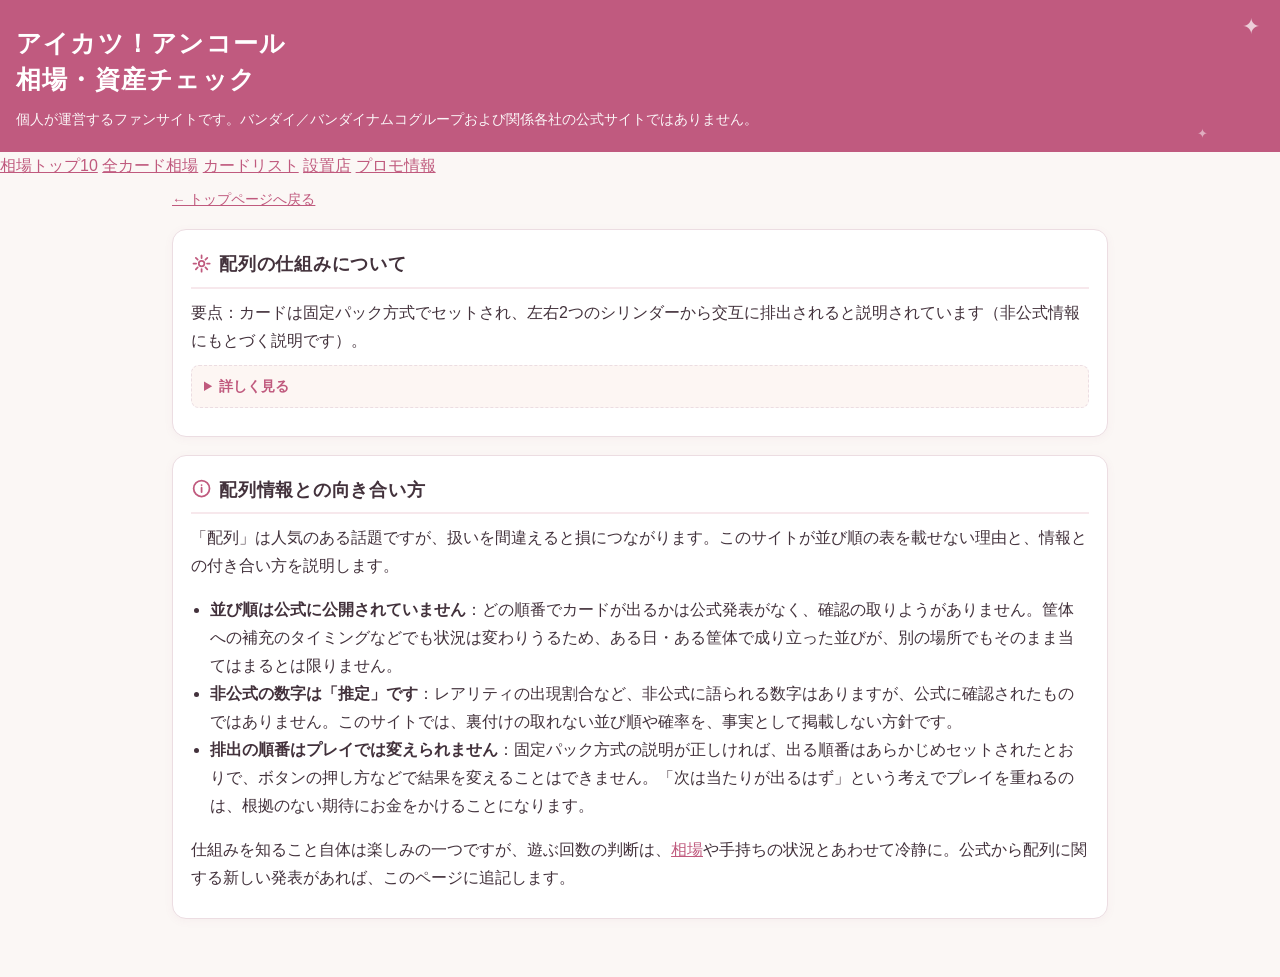
<file: system.html>
<!DOCTYPE html>
<html lang="ja">
<head>
<meta charset="utf-8">
<meta name="viewport" content="width=device-width, initial-scale=1">
<title>配列の仕組み｜アイカツ！アンコール 相場・資産チェック</title>
<meta name="description" content="データカードダス「アイカツ！アンコール」のカード排出（配列）の仕組みについて、非公式情報にもとづく説明をまとめた個人運営のファンサイトです。公式サイトではありません。">
<link rel="stylesheet" href="style.css">
<link rel="manifest" href="manifest.webmanifest">
<meta name="theme-color" content="#c05a7e">
<link rel="apple-touch-icon" href="icons/apple-touch-icon.png">
<meta name="mobile-web-app-capable" content="yes">
<meta name="apple-mobile-web-app-capable" content="yes">
<meta name="apple-mobile-web-app-status-bar-style" content="default">
<meta name="apple-mobile-web-app-title" content="アイカツ相場">

<meta property="og:type" content="website">
<meta property="og:site_name" content="アイカツ！アンコール 相場・資産チェック">
<meta property="og:title" content="配列の仕組み｜アイカツ！アンコール 相場・資産チェック">
<meta property="og:description" content="データカードダスの配列の仕組みを解説。固定パック方式と左右シリンダーの基本です。">
<meta property="og:url" content="https://aikatsu-encore.com/system">
<meta property="og:image" content="https://aikatsu-encore.com/og-image.png">
<meta name="twitter:card" content="summary_large_image">
<script async src="https://pagead2.googlesyndication.com/pagead/js/adsbygoogle.js?client=ca-pub-5454950688835908" crossorigin="anonymous"></script>
</head>
<body>
<header class="site-header">
  <h1><a href="index.html" style="color:inherit;text-decoration:none;">アイカツ！アンコール<br>相場・資産チェック</a></h1>
  <p>個人が運営するファンサイトです。バンダイ／バンダイナムコグループおよび関係各社の公式サイトではありません。</p>
</header>
<nav class="chipnav" aria-label="ページ移動">
  <a class="chip" href="index.html#prices">相場トップ10</a>
  <a class="chip" href="allprices.html">全カード相場</a>
  <a class="chip" href="cards.html">カードリスト</a>
  <a class="chip" href="stores.html">設置店</a>
  <a class="chip" href="promo.html">プロモ情報</a>
</nav>
<div class="wrap">
<p class="note"><a href="index.html">← トップページへ戻る</a></p>
<section id="system">
  <h2><svg class="h2-icon" viewBox="0 0 24 24" fill="none" stroke="currentColor" stroke-width="2" stroke-linecap="round" stroke-linejoin="round" aria-hidden="true"><circle cx="12" cy="12" r="3.2"/><path d="M12 2.8v3M12 18.2v3M2.8 12h3M18.2 12h3M5.5 5.5l2.1 2.1M16.4 16.4l2.1 2.1M18.5 5.5l-2.1 2.1M7.6 16.4l-2.1 2.1"/></svg>配列の仕組みについて</h2>
  <p>要点：カードは固定パック方式でセットされ、左右2つのシリンダーから交互に排出されると説明されています（非公式情報にもとづく説明です）。</p>
  <details class="more"><summary>詳しく見る</summary>
  <p>「アイカツ！アンコール」の筐体からカードが出てくる仕組みとして、一般に次のように説明されています。</p>
  <ul class="plain">
    <li><strong>固定パック方式</strong>：カードはあらかじめ決まった順序のパック（束）として筐体にセットされ、その順番どおりに排出されます。</li>
    <li><strong>左右シリンダー交互排出</strong>：筐体内部の左右2つのシリンダー（カードの収納部）から、交互にカードが排出される仕組みとされています。</li>
  </ul>
  <div class="caution">
    上記の仕組みは非公式情報にもとづく説明であり、<strong>公式発表ではありません</strong>。また、具体的なカードの並び順（配列）は公式に公開されていないため、このサイトでは並び順の表は掲載していません。
  </div>
  </details>
</section>
<section id="array-info">
  <h2><svg class="h2-icon" viewBox="0 0 24 24" fill="none" stroke="currentColor" stroke-width="2" stroke-linecap="round" stroke-linejoin="round" aria-hidden="true"><circle cx="12" cy="12" r="9"/><path d="M12 11v5M12 8h.01"/></svg>配列情報との向き合い方</h2>
  <p>「配列」は人気のある話題ですが、扱いを間違えると損につながります。このサイトが並び順の表を載せない理由と、情報との付き合い方を説明します。</p>
  <ul class="plain">
    <li><strong>並び順は公式に公開されていません</strong>：どの順番でカードが出るかは公式発表がなく、確認の取りようがありません。筐体への補充のタイミングなどでも状況は変わりうるため、ある日・ある筐体で成り立った並びが、別の場所でもそのまま当てはまるとは限りません。</li>
    <li><strong>非公式の数字は「推定」です</strong>：レアリティの出現割合など、非公式に語られる数字はありますが、公式に確認されたものではありません。このサイトでは、裏付けの取れない並び順や確率を、事実として掲載しない方針です。</li>
    <li><strong>排出の順番はプレイでは変えられません</strong>：固定パック方式の説明が正しければ、出る順番はあらかじめセットされたとおりで、ボタンの押し方などで結果を変えることはできません。「次は当たりが出るはず」という考えでプレイを重ねるのは、根拠のない期待にお金をかけることになります。</li>
  </ul>
  <p>仕組みを知ること自体は楽しみの一つですが、遊ぶ回数の判断は、<a href="allprices.html">相場</a>や手持ちの状況とあわせて冷静に。公式から配列に関する新しい発表があれば、このページに追記します。</p>
</section>


</div>

<script>
(function () {
  var input = document.getElementById('card-search');
  var select = document.getElementById('rarity-filter');
  var count = document.getElementById('card-count');
  var rows = Array.prototype.slice.call(document.querySelectorAll('.card-table tbody tr'));
  function apply() {
    var q = (input.value || '').trim().toLowerCase();
    var r = select.value;
    var shown = 0;
    rows.forEach(function (row) {
      var okQ = !q || row.getAttribute('data-name').toLowerCase().indexOf(q) !== -1;
      var okR = !r || row.getAttribute('data-rarity') === r;
      var show = okQ && okR;
      row.style.display = show ? '' : 'none';
      if (show) shown++;
    });
    count.textContent = '表示中：' + shown + '枚 / 全' + rows.length + '枚';
  }
  input.addEventListener('input', apply);
  select.addEventListener('change', apply);
  apply();
})();
</script>
<script>
if ('serviceWorker' in navigator) {
  window.addEventListener('load', function () {
    navigator.serviceWorker.register('sw.js').catch(function () {});
  });
}
</script>
<!-- Cloudflare Web Analytics --><script type='module' src='https://static.cloudflareinsights.com/beacon.min.js' data-cf-beacon='{"token": "83d44852b7134fafa72f79f48e3f3325"}'></script><!-- End Cloudflare Web Analytics -->
<script>window.addEventListener("pageshow",function(e){if(e.persisted){location.reload();}});</script>
</body>
</html>
</file>
<file: style.css>
/* アイカツ！アンコール 相場・設置店ガイド（公開版・全国版） - 共通スタイル
   外部フォント・外部画像は使用しない。システムフォントのみ。 */
:root {
  --bg: #fbf7f5;
  --surface: #ffffff;
  --ink: #43323c;
  --muted: #97828c;
  --accent: #c05a7e;
  --accent-deep: #a34a6d;
  --accent-soft: #f7e8ec;
  --line: #ecdde2;
  --gold: #c9a24b;
  --warn-bg: #fff6e0;
  --warn-line: #e8cf8a;
}
* { box-sizing: border-box; }
html { -webkit-text-size-adjust: 100%; }
body {
  margin: 0;
  background: var(--bg);
  color: var(--ink);
  font-family: "Hiragino Kaku Gothic ProN", "Hiragino Sans", "Yu Gothic", YuGothic,
    "Noto Sans JP", "Meiryo", sans-serif;
  line-height: 1.75;
  font-size: 16px;
}
a { color: var(--accent); }
.site-header {
  background: #c05a7f;
  color: #fff;
  padding: 26px 16px 20px;
  position: relative;
  overflow: hidden;
}
.site-header::before {
  content: "✦";
  position: absolute;
  right: 20px;
  top: 8px;
  font-size: 22px;
  opacity: 0.7;
}
.site-header::after {
  content: "✦";
  position: absolute;
  right: 72px;
  bottom: 6px;
  font-size: 13px;
  opacity: 0.5;
}
.site-header h1 {
  margin: 0 0 10px;
  font-size: clamp(1.05rem, 5.4vw, 1.55rem);
  line-height: 1.45;
  white-space: nowrap;
  font-family: "Hiragino Mincho ProN", "Hiragino Mincho", "Yu Mincho", YuMincho, serif;
  letter-spacing: 0.05em;
  position: relative;
  z-index: 1;
}
.site-header p.site-tag {
  display: inline-block;
  border: 1px solid rgba(255, 255, 255, .65);
  border-radius: 999px;
  padding: 2px 14px;
  font-size: .78rem;
  letter-spacing: .14em;
  opacity: 1;
  margin: 0;
  position: relative;
  z-index: 1;
}
.site-header p { margin: 0; font-size: 0.85rem; opacity: 0.95; position: relative; z-index: 1; }
.wrap { max-width: 960px; margin: 0 auto; padding: 0 12px 40px; }
nav.toc {
  background: var(--surface);
  border: 1px solid var(--line);
  border-radius: 10px;
  padding: 10px 14px;
  margin: 16px 0;
  font-size: 0.92rem;
}
nav.toc ul { margin: 0; padding: 0; list-style: none; display: flex; flex-wrap: wrap; gap: 6px 16px; }
section {
  background: var(--surface);
  border: 1px solid var(--line);
  border-radius: 14px;
  padding: 18px;
  margin: 18px 0;
  box-shadow: 0 2px 10px rgba(163, 74, 109, 0.05);
}
h2 {
  font-size: 1.15rem;
  margin: 0 0 10px;
  padding-bottom: 6px;
  border-bottom: 2px solid var(--accent-soft);
  letter-spacing: 0.04em;
}
h3 { font-size: 1rem; margin: 18px 0 8px; }
p { margin: 8px 0; }
.note { font-size: 0.85rem; color: var(--muted); }
.badge {
  display: inline-block;
  background: var(--accent-soft);
  color: var(--accent);
  border-radius: 999px;
  padding: 0 8px;
  font-size: 0.78rem;
  font-weight: 700;
  white-space: nowrap;
}
.badge-warn { background: var(--warn-bg); color: #8a6d1a; border: 1px solid var(--warn-line); }
.caution {
  background: var(--warn-bg);
  border: 1px solid var(--warn-line);
  border-radius: 8px;
  padding: 10px 12px;
  font-size: 0.88rem;
}
.table-scroll { overflow-x: auto; -webkit-overflow-scrolling: touch; }
/* ===== トップ10表：スマホでは3行カード表示にして横スクロールをなくす ===== */
@media (max-width: 760px) {
  #prices .table-scroll { overflow-x: visible; }
  #prices .table-scroll table { min-width: 0; border-collapse: separate; border-spacing: 0; }
  #prices .table-scroll thead { display: none; }
  #prices .table-scroll tbody tr {
    display: flex;
    flex-wrap: wrap;
    align-items: center;
    column-gap: 6px;
    row-gap: 2px;
    border: 1px solid var(--line);
    border-radius: 16px;
    background: var(--surface);
    box-shadow: 0 2px 6px rgba(163, 74, 109, .10);
    padding: 10px 14px 9px;
    margin-bottom: 10px;
  }
  #prices .table-scroll tbody tr.rank1 {
    border-color: #e5c86e;
    background: linear-gradient(135deg, #fdf6dd, #fbeec3);
    box-shadow: 0 3px 10px rgba(201, 162, 75, .30);
  }
  #prices .table-scroll td { border: none; padding: 0; background: transparent; }
  #prices .table-scroll .rank-badge { width: 2.1em; height: 2.1em; box-shadow: 0 2px 5px rgba(0, 0, 0, .15); }
  #prices .table-scroll td:nth-child(1) { order: 1; }
  #prices .table-scroll td:nth-child(3) { order: 2; flex: 1 1 auto; min-width: 0; font-weight: 700; font-size: .88rem; }
  #prices .table-scroll td:nth-child(4) { order: 3; }
  #prices .table-scroll td:nth-child(6) { order: 4; flex: 1 0 calc(100% - 122px); font-size: 1.3rem; color: var(--accent-deep); text-align: left; }
  #prices .table-scroll td.spark { order: 5; margin-left: auto; background: #fdf6f3; border-radius: 8px; padding: 2px 6px; line-height: 0; }
  #prices .table-scroll tr.rank1 td.spark { background: #fff; }
  #prices .table-scroll td:nth-child(2) { order: 6; color: var(--muted); font-size: .76rem; }
  #prices .table-scroll td:nth-child(5) { order: 7; color: var(--muted); font-size: .76rem; }
  #prices .table-scroll td:nth-child(5)::before { content: "・"; }
  #prices .table-scroll td:nth-child(7) { order: 8; color: var(--muted); font-size: .76rem; }
  #prices .table-scroll td:nth-child(7)::before { content: "・"; }
  #prices .table-scroll td:nth-child(8) { order: 9; font-size: .8rem; }
  #prices .table-scroll td:nth-child(8)::before { content: "・前回比 "; color: var(--muted); font-size: .72rem; }
  #prices .table-scroll td:nth-child(9) { order: 10; font-size: .8rem; }
  #prices .table-scroll td:nth-child(9)::before { content: "・順位 "; color: var(--muted); font-size: .72rem; }
  #prices .table-scroll td:nth-child(10) { order: 11; color: #8a6d1a; font-size: .76rem; }
  #prices .table-scroll td:nth-child(10)::before { content: "・"; }
  #prices .table-scroll td:nth-child(11) { order: 12; margin-left: auto; font-size: .78rem; flex-basis: 100%; text-align: right; }
  #prices .table-scroll td.note-none { display: none; }
}
/* ===== その他の表もスマホではカード表示にする ===== */
@media (max-width: 760px) {
  table { min-width: 0; }
  .table-scroll { overflow-x: visible; }
  .table-scroll table { min-width: 0; border-collapse: separate; border-spacing: 0; }
  .table-scroll thead { display: none; }
  .table-scroll td.note-none { display: none; }
  #allprices .table-scroll tbody tr,
  #promo .table-scroll tbody tr,
  .card-table tbody tr {
    display: flex;
    flex-wrap: wrap;
    align-items: center;
    column-gap: 6px;
    row-gap: 2px;
    border: 1px solid var(--line);
    border-radius: 14px;
    background: var(--surface);
    box-shadow: 0 2px 6px rgba(163, 74, 109, .08);
    padding: 9px 13px 8px;
    margin-bottom: 8px;
  }
  #allprices .table-scroll td,
  #promo .table-scroll td,
  .card-table td { border: none; padding: 0; background: transparent; }
  /* 全カード相場 */
  #allprices .table-scroll td:nth-child(2) { order: 1; flex: 1 1 auto; font-weight: 700; font-size: 1.02rem; }
  #allprices .table-scroll td:nth-child(3) { order: 2; }
  #allprices .table-scroll td:nth-child(6) { order: 3; flex: 1 1 55%; font-size: 1.25rem; color: var(--accent-deep); text-align: left; }
  #allprices .table-scroll td:nth-child(1) { order: 4; color: var(--muted); font-size: .76rem; }
  #allprices .table-scroll td:nth-child(4) { order: 5; color: var(--muted); font-size: .76rem; }
  #allprices .table-scroll td:nth-child(4)::before { content: "・"; }
  #allprices .table-scroll td:nth-child(5) { order: 6; color: var(--muted); font-size: .76rem; }
  #allprices .table-scroll td:nth-child(5)::before { content: "・"; }
  #allprices .table-scroll td:nth-child(7) { order: 7; color: var(--muted); font-size: .76rem; }
  #allprices .table-scroll td:nth-child(7)::before { content: "・"; }
  #allprices .table-scroll td:nth-child(8) { order: 8; color: #8a6d1a; font-size: .76rem; }
  #allprices .table-scroll td:nth-child(8)::before { content: "・"; }
  #allprices .table-scroll td:nth-child(9) { order: 9; margin-left: auto; font-size: .78rem; }
  /* プロモ情報 */
  #promo .table-scroll td:nth-child(1) { order: 1; color: var(--muted); font-size: .8rem; }
  #promo .table-scroll td:nth-child(2) { order: 2; flex: 1 1 auto; font-weight: 700; font-size: 1rem; }
  #promo .table-scroll td:nth-child(3) { order: 3; flex-basis: 100%; font-size: .88rem; }
  #promo .table-scroll td:nth-child(4) { order: 4; color: var(--muted); font-size: .78rem; }
  #promo .table-scroll td:nth-child(5) { order: 5; color: var(--muted); font-size: .78rem; }
  #promo .table-scroll td:nth-child(5)::before { content: "・"; }
  /* カードリスト（cards.html） */
  .card-table td:nth-child(2) { order: 1; flex: 1 1 auto; font-weight: 700; font-size: 1rem; }
  .card-table td:nth-child(3) { order: 2; }
  .card-table td:nth-child(1) { order: 3; color: var(--muted); font-size: .76rem; }
  .card-table td:nth-child(4) { order: 4; color: var(--muted); font-size: .76rem; }
  .card-table td:nth-child(4)::before { content: "・"; }
  .card-table td:nth-child(5) { order: 5; color: var(--muted); font-size: .76rem; }
  .card-table td:nth-child(5)::before { content: "・"; }
  .card-table td:nth-child(6) { order: 6; color: var(--muted); font-size: .76rem; }
  .card-table td:nth-child(6)::before { content: "・"; }
  .card-table td:nth-child(7) { order: 7; margin-left: auto; font-size: .78rem; }
}
table {
  border-collapse: collapse;
  width: 100%;
  font-size: 0.9rem;
  min-width: 560px;
}
th, td {
  border: 1px solid var(--line);
  padding: 6px 8px;
  text-align: left;
  vertical-align: top;
}
th { background: var(--accent-soft); white-space: nowrap; }
td.num, td.price { white-space: nowrap; }
td.price { text-align: right; font-weight: 700; }
tr:nth-child(even) td { background: #fdf6f3; }
.filters {
  display: flex;
  flex-wrap: wrap;
  gap: 10px;
  align-items: center;
  margin: 10px 0;
}
.filters input[type="search"], .filters select {
  font-size: 1rem;
  padding: 8px 10px;
  border: 1px solid var(--line);
  border-radius: 8px;
  background: #fff;
  color: var(--ink);
}
.filters input[type="search"] { flex: 1 1 200px; }
ul.plain { padding-left: 1.2em; }
.store-city { font-weight: 700; margin-top: 14px; }
footer.site-footer {
  color: var(--muted);
  font-size: 0.85rem;
  padding: 8px 4px 0;
}
footer.site-footer h2 { border: none; font-size: 1rem; color: var(--ink); }
@media (max-width: 600px) {
  body { font-size: 15px; }
  section { padding: 12px; }
  table { font-size: 0.84rem; }
  .site-header h1 { font-size: 1.15rem; }
}

/* ===== レアリティ・タイプの色分けバッジ ===== */
.rarity, .ctype {
  display: inline-block;
  border-radius: 4px;
  padding: 0 7px;
  font-size: 0.78rem;
  font-weight: 700;
  white-space: nowrap;
  border: 1px solid transparent;
}
.rarity-er { background: #fff3cd; color: #8a6d00; border-color: #e3c964; }
.rarity-pr { background: #f3e8fd; color: #6d28a8; border-color: #cfaef0; }
.rarity-r  { background: #e3f0ff; color: #1c4f9c; border-color: #a9c8f5; }
.rarity-n  { background: #eeeeee; color: #555555; border-color: #cccccc; }
.ctype-cute  { background: #ffe3ee; color: #b02a5e; border-color: #f5b8d0; }
.ctype-cool  { background: #e0ecff; color: #1c4f9c; border-color: #aecbf5; }
.ctype-sexy  { background: #f3e3ff; color: #6d28a8; border-color: #d3aef0; }
.ctype-pop   { background: #fff1d6; color: #96690a; border-color: #ecc987; }
.version-badge {
  display: inline-block;
  background: #2b2230;
  color: #fff;
  border-radius: 4px;
  padding: 0 7px;
  font-size: 0.78rem;
  font-weight: 700;
  white-space: nowrap;
}

/* ===== 相場トップ10のフィーチャー表示（1位） ===== */
.feature-card {
  border: 2px solid #e5c86e;
  background: linear-gradient(180deg, #fffdf4, #fdf3f0);
  border-radius: 16px;
  padding: 18px 16px;
  margin: 12px 0 16px;
  text-align: center;
  box-shadow: 0 4px 14px rgba(163, 74, 109, 0.10);
}
.feature-card .feature-rank {
  font-size: 0.9rem;
  font-weight: 700;
  color: #8a6d00;
  letter-spacing: 0.2em;
}
.feature-card .feature-name { font-size: 1.35rem; font-weight: 700; margin: 4px 0; }
.feature-card .feature-price { font-size: 2.2rem; font-weight: 800; color: var(--accent); margin: 4px 0; }
.feature-card .feature-meta { font-size: 0.88rem; color: var(--muted); }
tr.rank1 td { background: #fffbe8 !important; font-weight: 700; }
td.change-up { color: #c2255c; font-weight: 700; white-space: nowrap; }
td.change-down { color: #1c4f9c; font-weight: 700; white-space: nowrap; }
td.change-none { color: var(--muted); white-space: nowrap; }

/* ===== 価格推移グラフ ===== */
.chart-grid { display: grid; grid-template-columns: repeat(auto-fill, minmax(260px, 1fr)); gap: 12px; }
.chart-box { border: 1px solid var(--line); border-radius: 8px; padding: 10px 12px; }
.chart-box h4 { margin: 0 0 4px; font-size: 0.92rem; }
.chart-box .chart-latest { font-weight: 700; color: var(--accent); }
.chart-box svg { width: 100%; height: auto; display: block; }
.chart-accumulating {
  border: 1px dashed var(--warn-line);
  background: var(--warn-bg);
  border-radius: 8px;
  padding: 10px 12px;
  font-size: 0.9rem;
}

/* ===== 公式リンク（公式カードリストへのリンクボタン） ===== */
.official-link {
  display: inline-block;
  border: 1px solid var(--accent);
  color: var(--accent);
  border-radius: 999px;
  padding: 1px 10px;
  font-size: 0.8rem;
  font-weight: 700;
  text-decoration: none;
  white-space: nowrap;
  background: #fff;
}
.official-link:hover { background: var(--accent-soft); }

/* ===== 設置店（全国版） ===== */
.store-pref { margin-top: 18px; }
.store-pref h3 { border-left: 6px solid var(--accent); padding-left: 8px; }
.store-pref ul { columns: 2; column-gap: 28px; }
.store-pref li { break-inside: avoid; }
@media (max-width: 600px) { .store-pref ul { columns: 1; } }

/* ===== タイルナビ（トップのメニュー） ===== */
.tilenav {
  display: grid;
  grid-template-columns: repeat(3, 1fr);
  gap: 10px;
  margin: 18px 0 8px;
}
@media (max-width: 360px) { .navtile { font-size: 0.72rem; } }
@media (min-width: 700px) { .tilenav { grid-template-columns: repeat(4, 1fr); } }
@media (min-width: 1000px) { .tilenav { grid-template-columns: repeat(6, 1fr); } }
.navtile {
  display: flex;
  flex-direction: column;
  align-items: center;
  justify-content: center;
  gap: 6px;
  padding: 14px 2px 11px;
  background: var(--surface);
  border: 2px solid var(--line);
  border-radius: 18px;
  color: var(--ink);
  font-weight: 700;
  font-size: 0.8rem;
  white-space: nowrap;
  text-align: center;
  text-decoration: none;
  box-shadow: 0 2px 6px rgba(163, 74, 109, 0.08);
}
.navtile.feature {
  background: linear-gradient(135deg, #fdf6dd, #fbeec3);
  border-color: #e5c86e;
  box-shadow: 0 3px 10px rgba(201, 162, 75, .35);
}
.navtile.feature svg {
  background: #eec3d1;
  color: #a34a6d;
}
.navtile.sub-feature {
  background: linear-gradient(135deg, #f9eef2, #f3dbe4);
  border-color: #d89bb2;
  box-shadow: 0 3px 10px rgba(192, 90, 126, .28);
}
.navtile.sub-feature svg {
  background: #eec3d1;
  color: #a34a6d;
}
.navtile svg {
  width: 26px;
  height: 26px;
  padding: 5px;
  background: var(--accent-soft);
  border-radius: 50%;
  color: var(--accent);
}
.navtile.chip-rose svg { background: #eec3d1; color: #a34a6d; }
.navtile.chip-gold svg { background: #f7e3a1; color: #a87f14; }
.navtile.chip-brown svg { background: #eadfd4; color: #7a5a48; }
.navtile.chip-gray svg { background: #ece7ea; color: #97828c; }
.navtile { transition: transform .08s ease, filter .08s ease, box-shadow .15s ease; }
.navtile:hover { box-shadow: 0 4px 12px rgba(163, 74, 109, 0.16); }
.navtile:active { transform: scale(.94); filter: brightness(.96); }
/* ===== 資産チェック訴求バナー（トップページ） ===== */
.asset-banner {
  display: block;
  margin: 14px 0 4px;
  padding: 18px 20px 16px;
  border-radius: 16px;
  background: linear-gradient(135deg, var(--accent-deep), var(--accent) 70%, #d18aa5);
  color: #fff;
  text-decoration: none;
  box-shadow: 0 4px 14px rgba(163, 74, 109, .28);
}
.asset-banner .ab-title { display: block; font-size: clamp(.88rem, 4.3vw, 1.18rem); font-weight: 700; line-height: 1.45; white-space: nowrap; }
.asset-banner .ab-text { display: block; margin-top: 6px; font-size: .92rem; line-height: 1.6; color: rgba(255, 255, 255, .92); }
.asset-banner .ab-btn {
  display: inline-block;
  margin-top: 12px;
  padding: 7px 18px;
  border-radius: 999px;
  background: #fff;
  color: var(--accent-deep);
  font-weight: 700;
  font-size: .92rem;
}
.asset-banner:active { transform: scale(.98); filter: brightness(.97); }
/* ===== トップ10合計ライン（トップページ・トップ10直下） ===== */
.top10-total {
  display: block;
  margin: 14px 0 4px;
  padding: 16px 20px 14px;
  border-radius: 16px;
  background: var(--accent-soft);
  border: 1px solid var(--line);
  color: var(--ink);
  text-decoration: none;
}
.top10-total .tt-title { display: block; font-size: 1.02rem; font-weight: 700; line-height: 1.5; }
.top10-total .tt-title strong { color: var(--accent-deep); }
.top10-total .tt-text { display: block; margin-top: 5px; font-size: .9rem; line-height: 1.6; color: var(--muted); }
.top10-total .tt-btn {
  display: inline-block;
  margin-top: 11px;
  padding: 7px 18px;
  border-radius: 999px;
  background: var(--accent-deep);
  color: #fff;
  font-weight: 700;
  font-size: .92rem;
}
.top10-total:active { transform: scale(.98); filter: brightness(.97); }
/* ===== リード文ボックス（資産チェックページ冒頭） ===== */
.lead-box {
  margin: 14px 0 6px;
  padding: 14px 18px;
  border: 1px solid var(--line);
  border-left: 6px solid var(--accent);
  border-radius: 12px;
  background: var(--accent-soft);
  font-size: 1.08rem;
  line-height: 1.7;
}
.lead-box p { margin: 0; }
.lead-box strong { color: var(--accent-deep); }
section, footer.site-footer { scroll-margin-top: 16px; }

/* ===== セクション見出しアイコン ===== */
.h2-icon {
  width: 1.15em;
  height: 1.15em;
  vertical-align: -0.18em;
  margin-right: 7px;
  color: var(--accent);
}

/* ===== 長文の折りたたみ ===== */
details.more {
  border: 1px dashed var(--line);
  border-radius: 8px;
  padding: 8px 12px;
  margin: 10px 0;
  background: #fdf6f3;
}
details.more > summary {
  cursor: pointer;
  font-weight: 700;
  color: var(--accent);
  font-size: 0.9rem;
}

/* ===== 相場トップ10：順位バッジと価格強調 ===== */
.rank-badge {
  display: inline-flex;
  align-items: center;
  justify-content: center;
  width: 1.9em;
  height: 1.9em;
  border-radius: 50%;
  background: #f3e9ee;
  color: var(--muted);
  font-weight: 800;
  font-size: 0.95rem;
}
.rank-badge-1 { background: linear-gradient(180deg, #ffe98a, #e9b949); color: #6b4e00; box-shadow: 0 0 0 2px #f3d267 inset; }
.rank-badge-2 { background: linear-gradient(180deg, #f4f4f6, #c9c9d1); color: #4c4c55; box-shadow: 0 0 0 2px #dcdce2 inset; }
.rank-badge-3 { background: linear-gradient(180deg, #f3c39a, #cd7f32); color: #5f3410; box-shadow: 0 0 0 2px #e0a266 inset; }
#prices td.price { font-size: 1.18rem; color: var(--accent); }
#prices tr.rank1 td.price { font-size: 1.3rem; }

/* ===== 設置店：都道府県アコーディオン ===== */
details.store-pref {
  border: 1px solid var(--line);
  border-radius: 8px;
  padding: 4px 12px 8px;
  margin-top: 10px;
  background: var(--surface);
  scroll-margin-top: 16px;
}
details.store-pref > summary {
  cursor: pointer;
  list-style: none;
  padding: 8px 0;
}
details.store-pref > summary::-webkit-details-marker { display: none; }
.store-pref-title {
  font-weight: 700;
  font-size: 1rem;
  border-left: 6px solid var(--accent);
  padding-left: 8px;
}
details.store-pref > summary::after {
  content: "＋ 開く";
  float: right;
  font-size: 0.8rem;
  font-weight: 700;
  color: var(--accent);
}
details.store-pref[open] > summary::after { content: "－ 閉じる"; }
details.store-pref[open] { background: #fdf6f3; }

/* ===== 都道府県タイルマップ ===== */
.tilemap-wrap { margin: 14px 0 6px; max-width: 100%; overflow: hidden; }
.tilemap-lead { font-size: 0.9rem; margin: 6px 0 10px; }
.tilemap {
  display: grid;
  grid-template-columns: repeat(13, minmax(0, 1fr));
  gap: 4px;
  max-width: 640px;
  margin: 0 auto;
}
.tile {
  aspect-ratio: 1 / 1;
  border: 1px solid rgba(67, 50, 60, 0.18);
  border-radius: 6px;
  display: flex;
  flex-direction: column;
  align-items: center;
  justify-content: center;
  gap: 0;
  padding: 2px 0;
  cursor: pointer;
  font-family: inherit;
  color: var(--ink);
  line-height: 1.15;
}
.tile:hover, .tile:active { outline: 2px solid var(--accent); outline-offset: -1px; }
.tile-name { font-size: 0.72rem; font-weight: 700; white-space: nowrap; }
.tile-count { font-size: 0.85rem; font-weight: 800; }
.region-hokkaido { background: #dceeff; }
.region-tohoku   { background: #d9f2e2; }
.region-kanto    { background: #ffe3ee; }
.region-chubu    { background: #fff1d6; }
.region-kinki    { background: #f3e3ff; }
.region-chugoku  { background: #e6f4d7; }
.region-shikoku  { background: #ffe9d9; }
.region-kyushu   { background: #ffdfe0; }
.tilemap-legend {
  list-style: none;
  display: flex;
  flex-wrap: wrap;
  gap: 4px 14px;
  padding: 0;
  margin: 10px 0 0;
  font-size: 0.8rem;
  color: var(--muted);
  justify-content: center;
}
.tilemap-legend .lg {
  display: inline-block;
  width: 12px;
  height: 12px;
  border-radius: 3px;
  border: 1px solid rgba(67, 50, 60, 0.18);
  vertical-align: -1px;
  margin-right: 4px;
}
@media (max-width: 600px) {
  .tile { border-radius: 4px; min-width: 0; }
  .tile-name { font-size: clamp(0.4rem, 2.1vw, 0.52rem); letter-spacing: -0.02em; }
  .tile-count { font-size: clamp(0.5rem, 2.9vw, 0.62rem); }
  .tilemap { gap: 2px; }
}

/* グラフ強化（2026-11-23追加）：1位の大グラフとトップ10表のミニグラフ */
.feature-chart { margin: 14px 0 6px; background: #fff; border: 1px solid var(--line); border-radius: 12px; padding: 14px 16px; }
.feature-chart h3 { margin: 0 0 2px; font-size: 1rem; }
.feature-chart .fc-sub { color: var(--muted); font-size: 0.85rem; margin-bottom: 6px; }
.feature-chart svg { width: 100%; height: auto; display: block; }
td.spark { min-width: 104px; }
td.spark svg { display: block; }

/* 最新情報（公式お知らせ）欄（2026-11-23追加） */
.news-section { border: 2px solid var(--accent); }
.news-list { list-style: none; margin: 6px 0 0; padding: 0; }
.news-list li { display: flex; flex-wrap: wrap; align-items: baseline; gap: 2px 10px; padding: 8px 0; border-bottom: 1px dashed var(--line); }
.news-list li:last-child { border-bottom: none; padding-bottom: 2px; }
.news-date { color: var(--muted); font-size: 0.85rem; font-weight: 700; white-space: nowrap; }

/* ===== マスコットMao（ダイカット配置：トップのヘッダーのみ） ===== */
.site-header .mao-head {
  position: absolute;
  right: 10px;
  bottom: 0;
  height: 138px;
  width: auto;
  z-index: 1;
}
.site-header.has-mao p { max-width: calc(100% - 178px); }
.site-header.has-mao::after { right: 184px; }
.site-header p.site-tag {
  white-space: nowrap;
  font-size: .66rem;
  letter-spacing: .08em;
  padding: 2px 12px;
}
@media (max-width: 400px) {
  .site-header p.site-tag { font-size: .53rem; letter-spacing: .02em; padding: 2px 9px; }
  .site-header.has-mao p.site-tag { max-width: calc(100% - 168px); }
}
</file>
